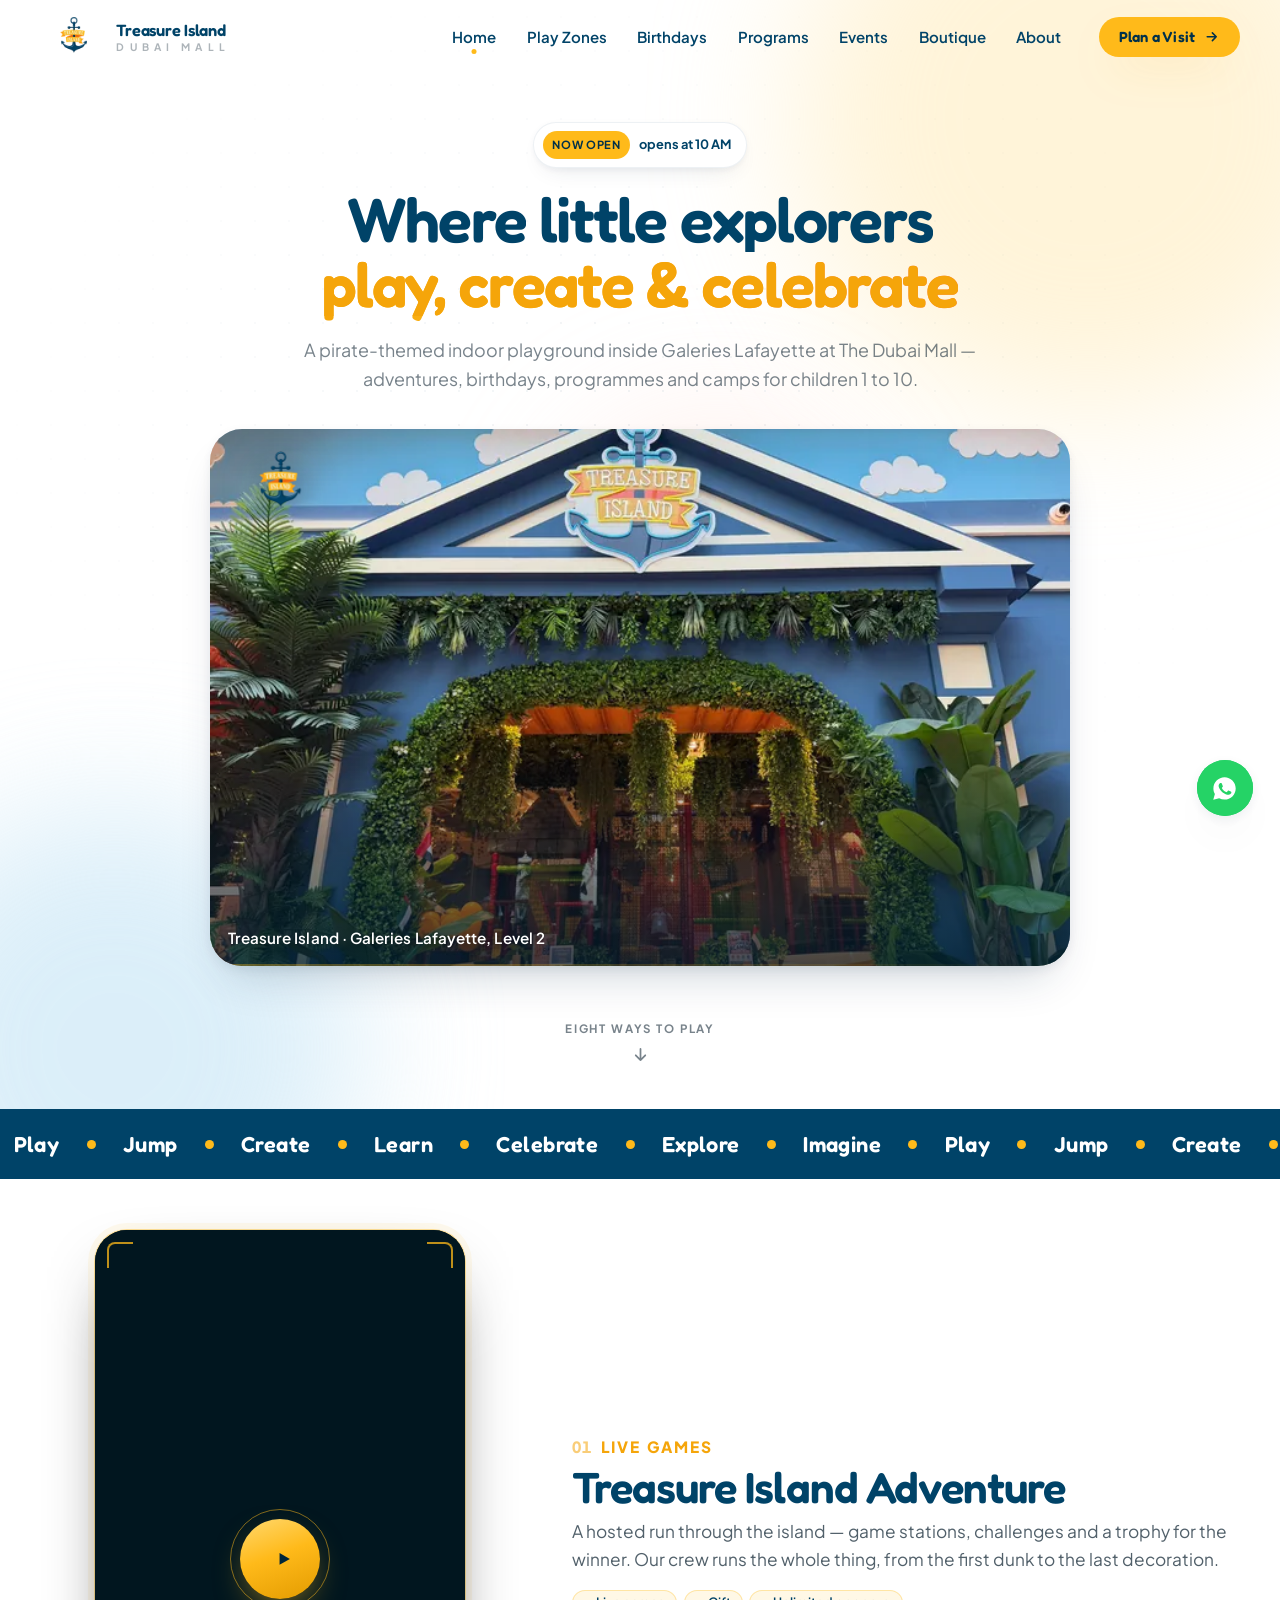
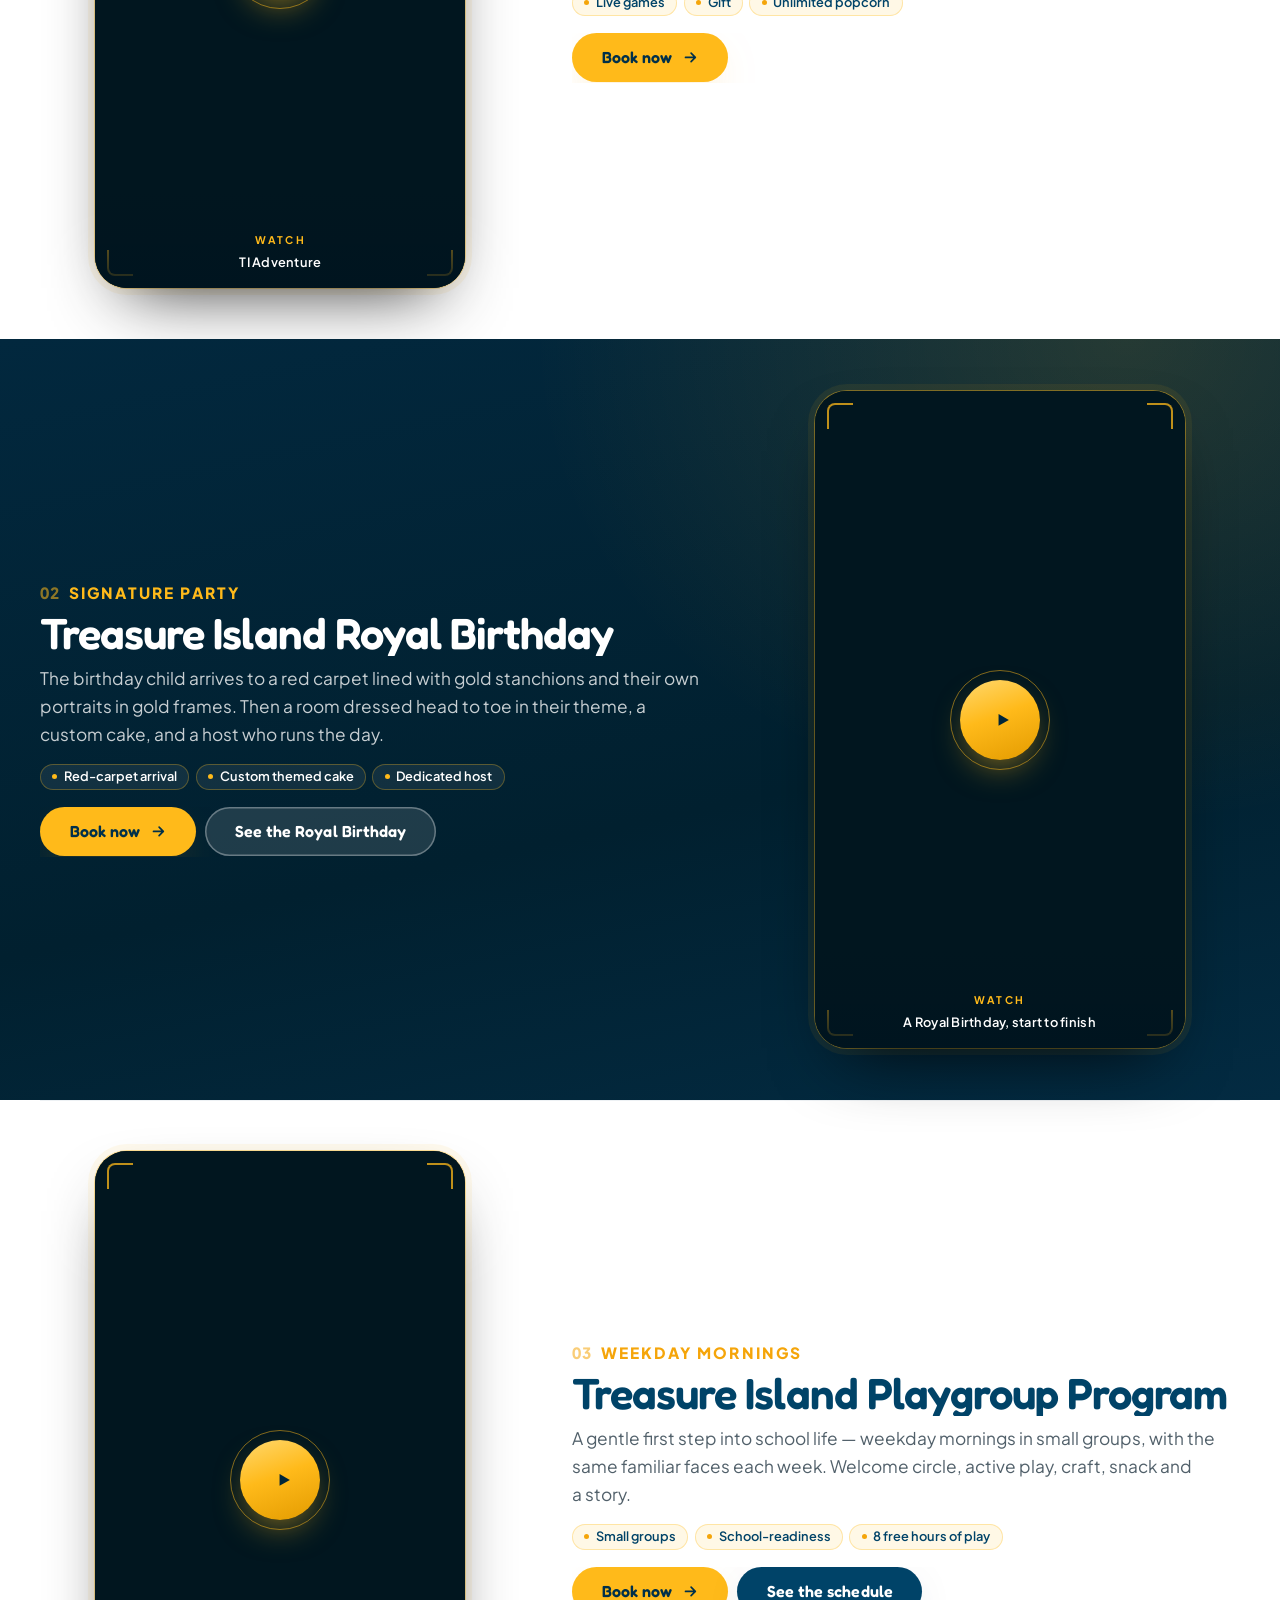
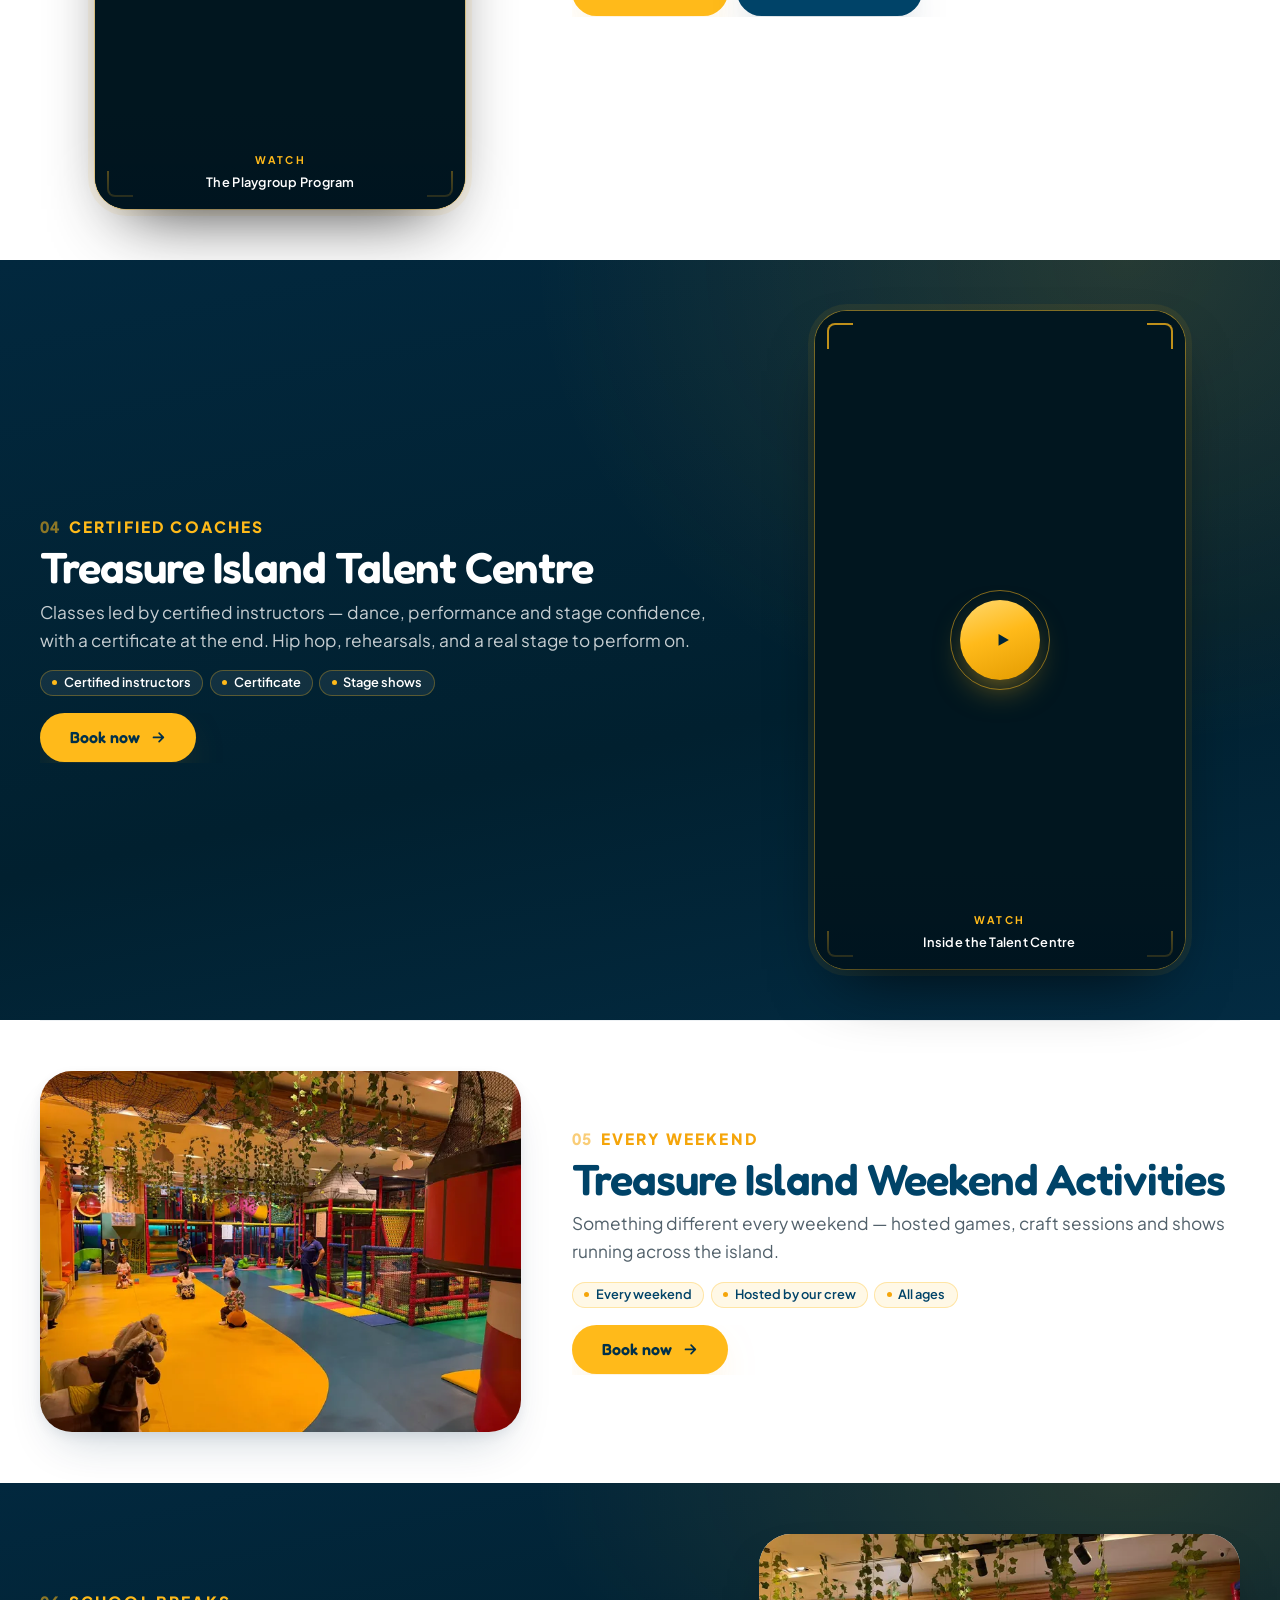
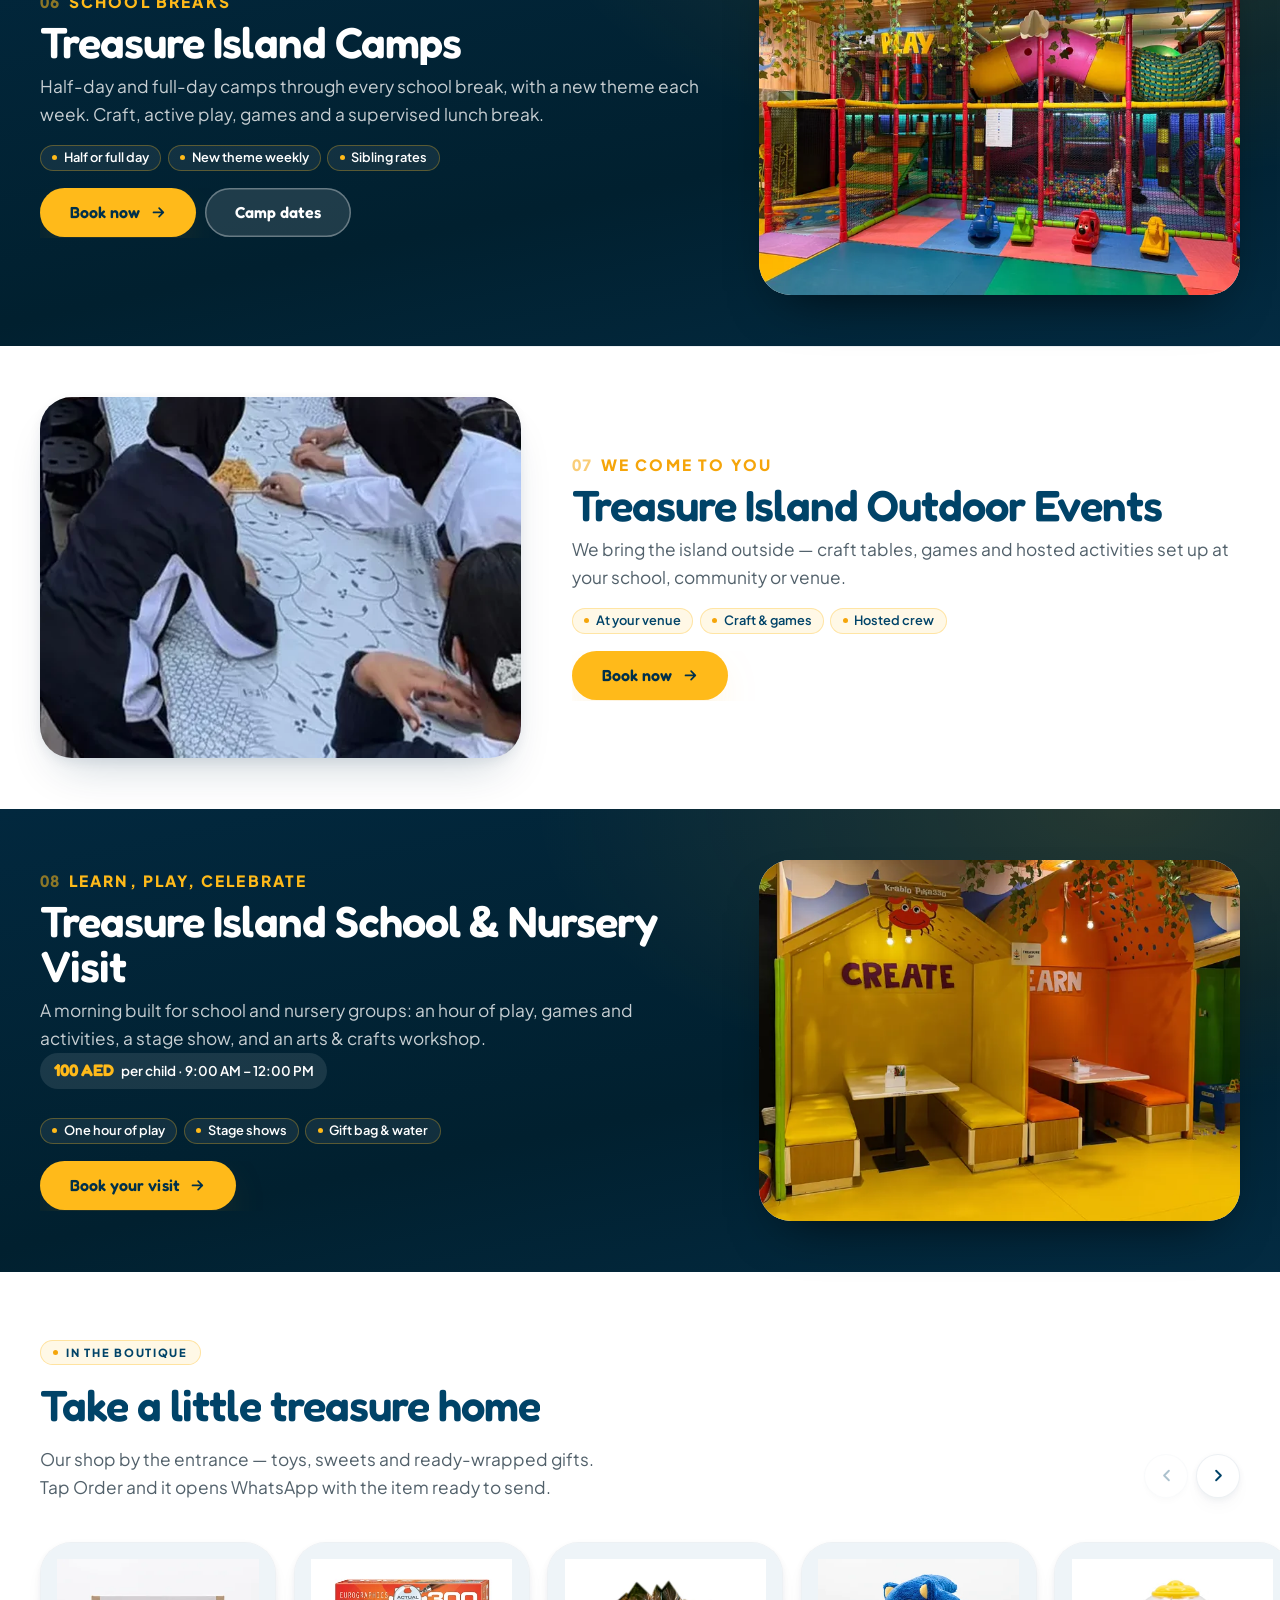
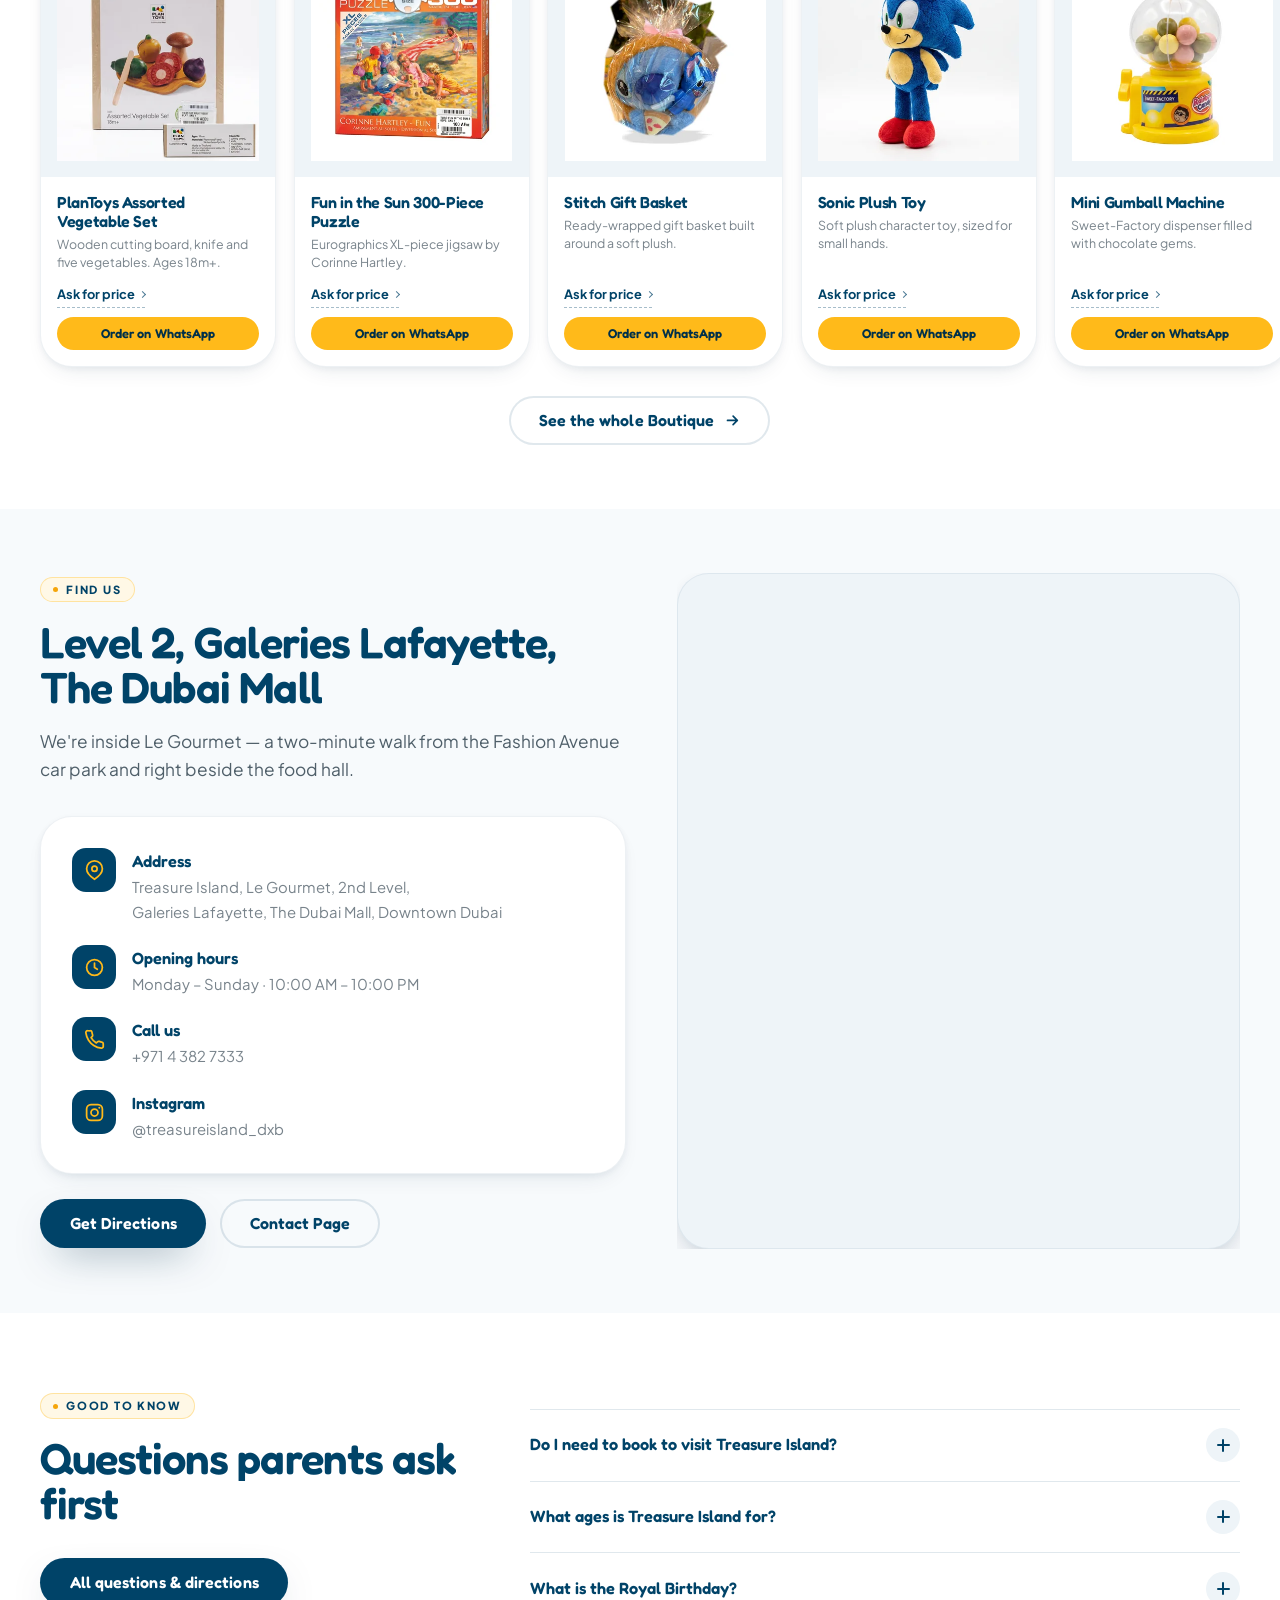
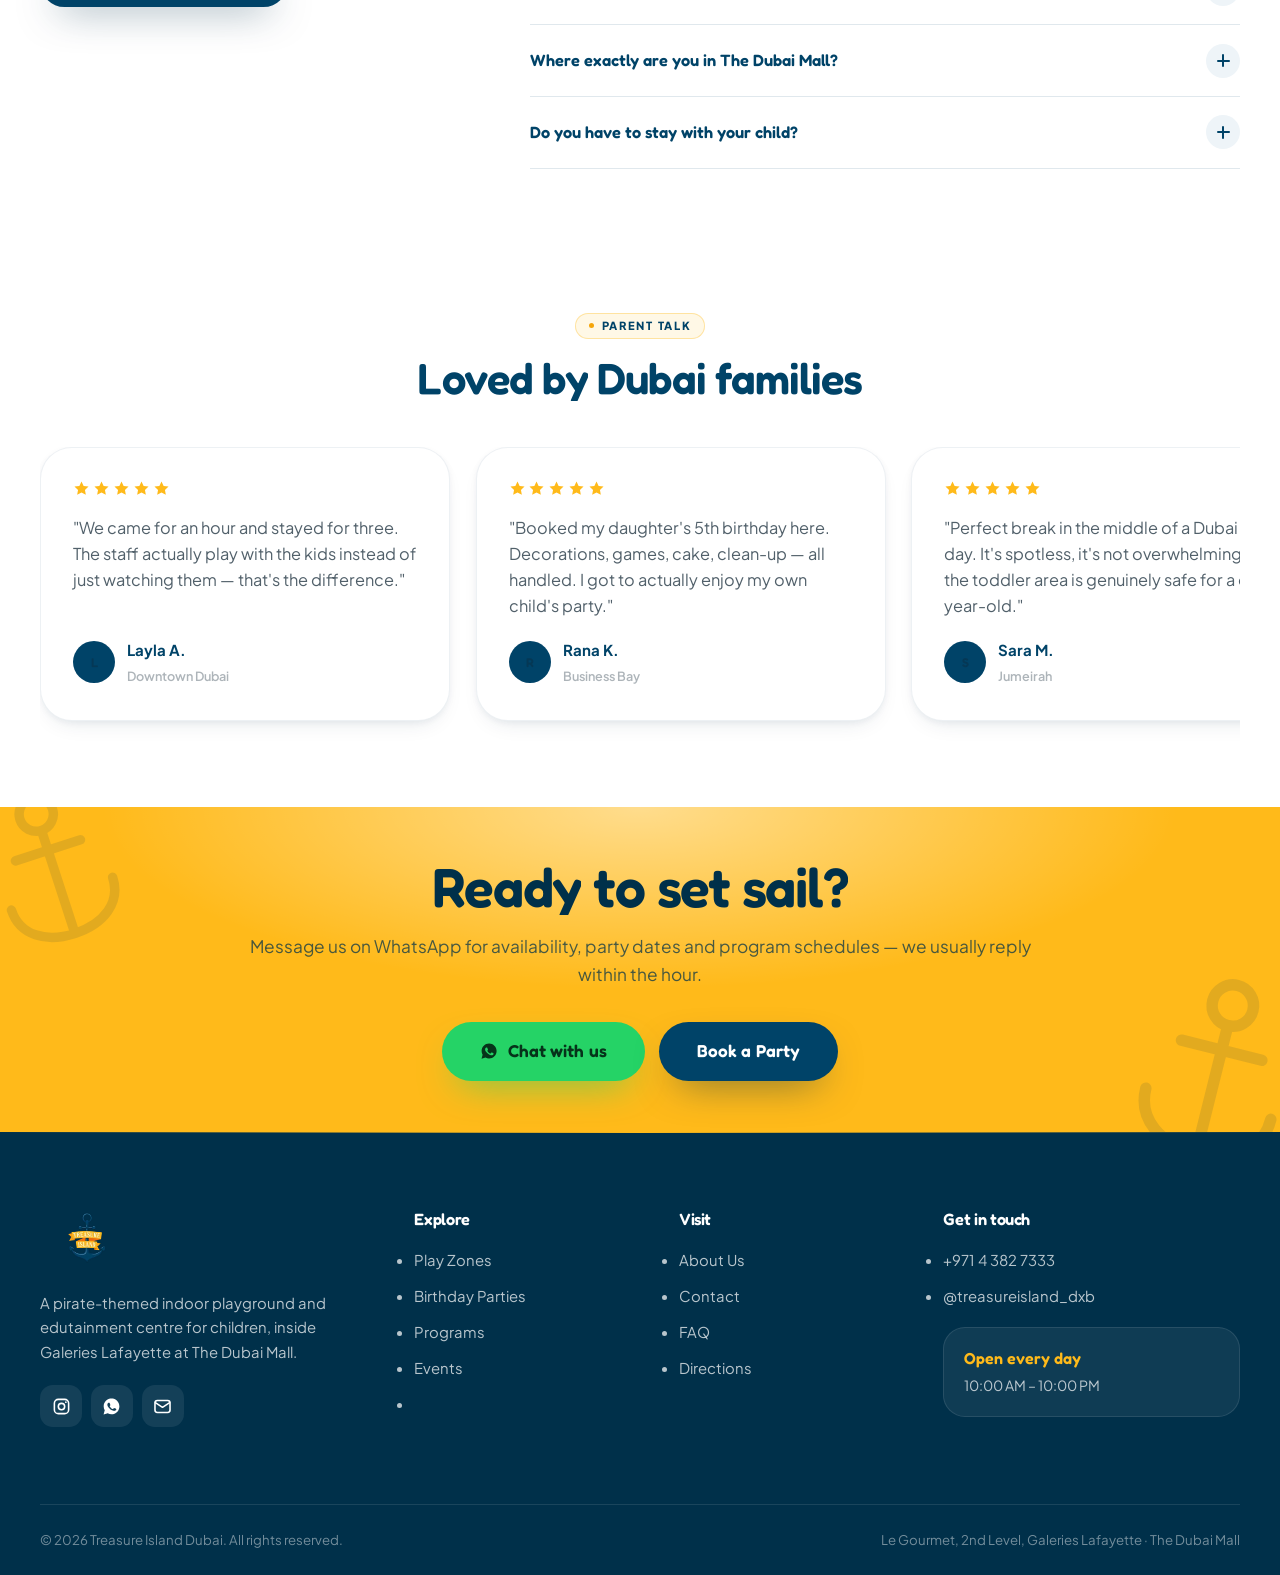
<file: index.html>
<!DOCTYPE html>
<html lang="en">
<head>
<meta charset="utf-8">
<meta name="viewport" content="width=device-width, initial-scale=1, viewport-fit=cover">
<title>Treasure Island Dubai | Kids Indoor Playground at The Dubai Mall</title>
<meta name="description" content="Pirate-themed indoor playground for children aged 1-10 inside Galeries Lafayette, The Dubai Mall. Nine play zones, Royal Birthday parties, playgroup and workshops. Open daily 10 AM to 10 PM.">
<meta name="keywords" content="indoor playground Dubai Mall, kids play area Dubai, Treasure Island Dubai, soft play Dubai, birthday party venue Dubai, Galeries Lafayette kids">
<link rel="canonical" href="https://mohammadmarwanbalkis-sketch.github.io/treasure-island/">
<meta property="og:url" content="https://mohammadmarwanbalkis-sketch.github.io/treasure-island/">
<meta property="og:site_name" content="Treasure Island Dubai">
<meta name="twitter:title" content="Treasure Island Dubai | Kids Indoor Playground at The Dubai Mall">
<meta name="twitter:description" content="Pirate-themed indoor playground for children aged 1-10 inside Galeries Lafayette, The Dubai Mall. Nine play zones, Royal Birthday parties, playgroup and workshops. Open daily 10 AM to 10 PM.">
<meta name="twitter:image" content="https://mohammadmarwanbalkis-sketch.github.io/treasure-island/assets/img/entrance-hero.webp">
<meta name="robots" content="index,follow,max-image-preview:large,max-snippet:-1,max-video-preview:-1">
<meta name="geo.region" content="AE-DU">
<meta name="geo.placename" content="The Dubai Mall, Downtown Dubai">
<meta name="geo.position" content="25.1972;55.2796">
<meta name="ICBM" content="25.1972, 55.2796">
<meta name="author" content="Treasure Island Dubai">
<link rel="alternate" hreflang="en-ae" href="https://mohammadmarwanbalkis-sketch.github.io/treasure-island/">
<link rel="alternate" hreflang="x-default" href="https://mohammadmarwanbalkis-sketch.github.io/treasure-island/">
<meta name="theme-color" content="#004368">

<!-- Open Graph -->
<meta property="og:type" content="website">
<meta property="og:title" content="Treasure Island Dubai | Kids Indoor Playground at The Dubai Mall">
<meta property="og:description" content="Pirate-themed indoor playground for children aged 1-10 inside Galeries Lafayette, The Dubai Mall. Nine play zones, Royal Birthday parties, playgroup and workshops. Open daily 10 AM to 10 PM.">
<meta property="og:image" content="https://mohammadmarwanbalkis-sketch.github.io/treasure-island/assets/img/entrance-hero.webp">
<meta property="og:locale" content="en_AE">
<meta name="twitter:card" content="summary_large_image">

<link rel="icon" href="assets/favicon-32.png" sizes="32x32">
<link rel="apple-touch-icon" href="assets/favicon.png">

<link rel="preconnect" href="https://fonts.googleapis.com">
<link rel="preconnect" href="https://fonts.gstatic.com" crossorigin>
<link href="https://fonts.googleapis.com/css2?family=Fredoka:wght@400;500;600;700&family=Plus+Jakarta+Sans:wght@400;500;600;700;800&display=swap" rel="stylesheet">
<link rel="preload" as="image" href="assets/img/entrance-hero@900.webp"
      imagesrcset="assets/img/entrance-hero@500.webp 500w, assets/img/entrance-hero@700.webp 700w, assets/img/entrance-hero@900.webp 900w, assets/img/entrance-hero.webp 1200w"
      imagesizes="(max-width:900px) 72vw, 34.6vw" fetchpriority="high">
<link rel="stylesheet" href="assets/css/style.css?v=20284bcb">

<script type="application/ld+json">
{
 "@context": "https://schema.org",
 "@graph": [
  {
   "@type": "Organization",
   "@id": "https://mohammadmarwanbalkis-sketch.github.io/treasure-island/#organization",
   "name": "Treasure Island Dubai",
   "url": "https://mohammadmarwanbalkis-sketch.github.io/treasure-island/",
   "logo": {
    "@id": "https://mohammadmarwanbalkis-sketch.github.io/treasure-island/#logo"
   },
   "sameAs": [
    "https://www.instagram.com/treasureisland_dxb/"
   ],
   "contactPoint": [
    {
     "@type": "ContactPoint",
     "telephone": "+97143827333",
     "contactType": "customer service",
     "areaServed": "AE",
     "availableLanguage": [
      "English",
      "Arabic"
     ]
    },
    {
     "@type": "ContactPoint",
     "telephone": "+971504738452",
     "contactType": "reservations",
     "areaServed": "AE",
     "availableLanguage": [
      "English",
      "Arabic"
     ]
    }
   ]
  },
  {
   "@type": [
    "AmusementPark",
    "ChildCare",
    "LocalBusiness"
   ],
   "@id": "https://mohammadmarwanbalkis-sketch.github.io/treasure-island/#business",
   "name": "Treasure Island Dubai",
   "alternateName": "Treasure Island - The Dubai Mall",
   "description": "Pirate-themed indoor playground and edutainment centre for children aged 1-10, on the second level of Galeries Lafayette at The Dubai Mall.",
   "url": "https://mohammadmarwanbalkis-sketch.github.io/treasure-island/",
   "logo": {
    "@type": "ImageObject",
    "@id": "https://mohammadmarwanbalkis-sketch.github.io/treasure-island/#logo",
    "url": "https://mohammadmarwanbalkis-sketch.github.io/treasure-island/assets/logo.png",
    "width": 420,
    "height": 290,
    "caption": "Treasure Island Dubai"
   },
   "image": [
    "https://mohammadmarwanbalkis-sketch.github.io/treasure-island/assets/img/entrance-hero.webp",
    "https://mohammadmarwanbalkis-sketch.github.io/treasure-island/assets/img/royal-carpet.webp",
    "https://mohammadmarwanbalkis-sketch.github.io/treasure-island/assets/img/hall-tall.webp"
   ],
   "telephone": "+97143827333",
   "email": "hello@treasureislanddubai.ae",
   "priceRange": "$$",
   "currenciesAccepted": "AED",
   "paymentAccepted": "Cash, Credit Card, Debit Card",
   "address": {
    "@type": "PostalAddress",
    "streetAddress": "Le Gourmet, 2nd Level, Galeries Lafayette, The Dubai Mall, Mohammed Bin Rashid Boulevard",
    "addressLocality": "Dubai",
    "addressRegion": "Dubai",
    "postalCode": "00000",
    "addressCountry": "AE"
   },
   "geo": {
    "@type": "GeoCoordinates",
    "latitude": 25.1972,
    "longitude": 55.2796
   },
   "hasMap": "https://www.google.com/maps/search/?api=1&query=Galeries+Lafayette+The+Dubai+Mall",
   "openingHoursSpecification": [
    {
     "@type": "OpeningHoursSpecification",
     "dayOfWeek": [
      "Monday",
      "Tuesday",
      "Wednesday",
      "Thursday",
      "Friday",
      "Saturday",
      "Sunday"
     ],
     "opens": "10:00",
     "closes": "22:00"
    }
   ],
   "sameAs": [
    "https://www.instagram.com/treasureisland_dxb/"
   ],
   "areaServed": [
    {
     "@type": "City",
     "name": "Dubai"
    },
    {
     "@type": "Country",
     "name": "United Arab Emirates"
    }
   ],
   "publicAccess": true,
   "isAccessibleForFree": false,
   "smokingAllowed": false,
   "audience": {
    "@type": "PeopleAudience",
    "suggestedMinAge": 1,
    "suggestedMaxAge": 10
   },
   "amenityFeature": [
    {
     "@type": "LocationFeatureSpecification",
     "name": "Nine themed play zones",
     "value": true
    },
    {
     "@type": "LocationFeatureSpecification",
     "name": "Gated toddler area for under-threes",
     "value": true
    },
    {
     "@type": "LocationFeatureSpecification",
     "name": "Supervised by trained play hosts",
     "value": true
    },
    {
     "@type": "LocationFeatureSpecification",
     "name": "Step-free wheelchair and pram access",
     "value": true
    },
    {
     "@type": "LocationFeatureSpecification",
     "name": "Birthday party rooms",
     "value": true
    },
    {
     "@type": "LocationFeatureSpecification",
     "name": "Grip socks available at reception",
     "value": true
    }
   ],
   "containsPlace": [
    {
     "@type": "Place",
     "name": "The Play Fort"
    },
    {
     "@type": "Place",
     "name": "Jump Bay"
    },
    {
     "@type": "Place",
     "name": "Create & Learn"
    },
    {
     "@type": "Place",
     "name": "The Lighthouse"
    },
    {
     "@type": "Place",
     "name": "Pirates' Cove"
    },
    {
     "@type": "Place",
     "name": "Toddler Lagoon"
    },
    {
     "@type": "Place",
     "name": "Role-Play Village"
    },
    {
     "@type": "Place",
     "name": "The Party Deck"
    },
    {
     "@type": "Place",
     "name": "The Boutique"
    }
   ],
   "parentOrganization": {
    "@id": "https://mohammadmarwanbalkis-sketch.github.io/treasure-island/#organization"
   }
  },
  {
   "@type": "WebSite",
   "@id": "https://mohammadmarwanbalkis-sketch.github.io/treasure-island/#website",
   "url": "https://mohammadmarwanbalkis-sketch.github.io/treasure-island/",
   "name": "Treasure Island Dubai",
   "publisher": {
    "@id": "https://mohammadmarwanbalkis-sketch.github.io/treasure-island/#organization"
   },
   "inLanguage": "en-AE"
  },
  {
   "@type": "WebPage",
   "@id": "https://mohammadmarwanbalkis-sketch.github.io/treasure-island/#webpage",
   "url": "https://mohammadmarwanbalkis-sketch.github.io/treasure-island/",
   "name": "Treasure Island Dubai | Kids Indoor Playground at The Dubai Mall",
   "description": "Pirate-themed indoor playground for children aged 1-10 inside Galeries Lafayette, The Dubai Mall. Nine play zones, Royal Birthday parties, playgroup and workshops. Open daily 10 AM to 10 PM.",
   "isPartOf": {
    "@id": "https://mohammadmarwanbalkis-sketch.github.io/treasure-island/#website"
   },
   "about": {
    "@id": "https://mohammadmarwanbalkis-sketch.github.io/treasure-island/#business"
   },
   "primaryImageOfPage": {
    "@type": "ImageObject",
    "url": "https://mohammadmarwanbalkis-sketch.github.io/treasure-island/assets/img/entrance-hero.webp"
   },
   "inLanguage": "en-AE",
   "speakable": {
    "@type": "SpeakableSpecification",
    "cssSelector": [
     "h1",
     ".lead"
    ]
   }
  },
  {
   "@type": "FAQPage",
   "@id": "https://mohammadmarwanbalkis-sketch.github.io/treasure-island/#faq",
   "mainEntity": [
    {
     "@type": "Question",
     "name": "Do I need to book to visit Treasure Island?",
     "acceptedAnswer": {
      "@type": "Answer",
      "text": "No. Open play is walk-in any day between 10 AM and 10 PM. Booking is only needed for birthday parties, playgroup, workshops and holiday camps. If you are bringing five or more children, message us first so we can plan for you."
     }
    },
    {
     "@type": "Question",
     "name": "What ages is Treasure Island for?",
     "acceptedAnswer": {
      "@type": "Answer",
      "text": "Roughly one to ten years old. The Toddler Lagoon is gated and reserved for under-threes, while the Play Fort, Jump Bay and Pirates' Cove suit older children."
     }
    },
    {
     "@type": "Question",
     "name": "What is the Royal Birthday?",
     "acceptedAnswer": {
      "@type": "Answer",
      "text": "It is our signature birthday celebration. The birthday child arrives to a red carpet lined with gold stanchions and framed portraits of them, then walks into a room dressed in their theme with a custom cake, styled tables, balloon installations and a dedicated host running the day."
     }
    },
    {
     "@type": "Question",
     "name": "Where exactly are you in The Dubai Mall?",
     "acceptedAnswer": {
      "@type": "Answer",
      "text": "On the 2nd level of Galeries Lafayette, inside Le Gourmet. Park at Fashion Avenue, head for Galeries Lafayette and take the escalator to the second level."
     }
    },
    {
     "@type": "Question",
     "name": "Do you have to stay with your child?",
     "acceptedAnswer": {
      "@type": "Answer",
      "text": "Yes. Treasure Island is not a drop-off centre, so a parent or guardian stays in the venue throughout the visit. There is comfortable seating with clear views of the play floor."
     }
    }
   ]
  },
  {
   "@type": "Service",
   "@id": "https://mohammadmarwanbalkis-sketch.github.io/treasure-island/#royal-birthday",
   "serviceType": "Children's birthday party",
   "name": "The Royal Birthday",
   "description": "Treasure Island's signature birthday celebration: a red-carpet arrival with gold stanchions and velvet ropes, framed portraits of the birthday child along the walk, a themed backdrop, balloon installations, a custom themed cake, styled tables and tableware, catering for children and adults, and a dedicated host running the day.",
   "provider": {
    "@id": "https://mohammadmarwanbalkis-sketch.github.io/treasure-island/#business"
   },
   "areaServed": {
    "@type": "City",
    "name": "Dubai"
   },
   "audience": {
    "@type": "PeopleAudience",
    "suggestedMinAge": 1,
    "suggestedMaxAge": 10
   },
   "url": "https://mohammadmarwanbalkis-sketch.github.io/treasure-island/birthdays.html#royal",
   "image": [
    "https://mohammadmarwanbalkis-sketch.github.io/treasure-island/assets/img/royal-carpet.webp",
    "https://mohammadmarwanbalkis-sketch.github.io/treasure-island/assets/img/royal-frames-tall.webp",
    "https://mohammadmarwanbalkis-sketch.github.io/treasure-island/assets/img/royal-cake.webp"
   ],
   "offers": {
    "@type": "Offer",
    "priceCurrency": "AED",
    "availability": "https://schema.org/InStock",
    "url": "https://mohammadmarwanbalkis-sketch.github.io/treasure-island/birthdays.html#royal",
    "priceSpecification": {
     "@type": "PriceSpecification",
     "priceCurrency": "AED",
     "description": "Quoted to your theme, guest count and date."
    },
    "seller": {
     "@id": "https://mohammadmarwanbalkis-sketch.github.io/treasure-island/#business"
    }
   }
  },
  {
   "@type": "VideoObject",
   "@id": "https://mohammadmarwanbalkis-sketch.github.io/treasure-island/#royal-film",
   "name": "The Royal Birthday at Treasure Island Dubai",
   "description": "A Royal Birthday at Treasure Island, The Dubai Mall: the birthday child arrives on a red carpet lined with gold stanchions and framed portraits, walks in to a themed room, and celebrates with entertainment, a custom cake and a dedicated host.",
   "thumbnailUrl": [
    "https://mohammadmarwanbalkis-sketch.github.io/treasure-island/assets/img/royal-film-poster.webp"
   ],
   "uploadDate": "2026-08-27",
   "duration": "PT23S",
   "contentUrl": "https://mohammadmarwanbalkis-sketch.github.io/treasure-island/assets/video/royal-film.mp4",
   "encodingFormat": "video/mp4",
   "width": 720,
   "height": 1280,
   "isFamilyFriendly": true,
   "inLanguage": "en-AE",
   "publisher": {
    "@id": "https://mohammadmarwanbalkis-sketch.github.io/treasure-island/#organization"
   },
   "about": {
    "@id": "https://mohammadmarwanbalkis-sketch.github.io/treasure-island/#royal-birthday"
   },
   "regionsAllowed": "AE"
  }
 ]
}
</script>
</head>
<body>

<a class="skip" href="#main">Skip to content</a>

<!-- ============ PRELOADER ============ -->
<div id="preloader">
  <div class="pl-inner">
    <svg class="pl-anchor" viewBox="0 0 100 100" aria-hidden="true">
      <circle cx="50" cy="18" r="9"/>
      <path d="M50 27v55"/>
      <path d="M32 38h36"/>
      <path d="M22 62c0 14 12 22 28 22s28-8 28-22"/>
      <path d="M22 62l-8 6 2-11M78 62l8 6-2-11"/>
    </svg>
    <div class="pl-word">Treasure Island</div>
    <div class="pl-bar"><i></i></div>
  </div>
</div>

<div class="progress" aria-hidden="true"></div>

<!-- ============ NAV ============ -->
<header class="nav">
  <div class="nav-in">
    <a class="brand" href="index.html" aria-label="Treasure Island Dubai — home">
      <img src="assets/logo@180.webp" alt="Treasure Island Dubai" width="66" height="46">
      <span class="brand-txt"><b>Treasure Island</b><span>Dubai Mall</span></span>
    </a>
    <nav class="nav-links" aria-label="Main">
      <a href="index.html">Home</a>
      <a href="play.html">Play Zones</a>
      <a href="birthdays.html">Birthdays</a>
      <a href="programs.html">Programs</a>
      <a href="events.html">Events</a>
      <a href="play.html#shop">Boutique</a>
      <a href="about.html">About</a>
    </nav>
    <div class="nav-cta">
      <a class="btn btn--gold btn--sm" href="contact.html" data-magnet="0.24">
        Plan a Visit
        <svg class="i-arrow" viewBox="0 0 24 24" fill="none" stroke="currentColor" stroke-width="2.4" stroke-linecap="round" stroke-linejoin="round" aria-hidden="true"><path d="M5 12h14M13 6l6 6-6 6"/></svg>
      </a>
      <button class="burger" aria-label="Open menu" aria-expanded="false" aria-controls="drawer"><i></i><i></i><i></i></button>
    </div>
  </div>
</header>

<!-- ============ MOBILE DRAWER ============ -->
<div class="drawer" id="drawer">
  <div></div>
  <nav class="drawer-links" aria-label="Mobile">
    <a href="index.html"><em>01</em> Home</a>
    <a href="play.html"><em>02</em> Play Zones</a>
    <a href="birthdays.html"><em>03</em> Birthdays</a>
    <a href="programs.html"><em>04</em> Programs</a>
    <a href="events.html"><em>05</em> Events</a>
    <a href="play.html#shop"><em>06</em> Boutique</a>
    <a href="about.html"><em>07</em> About</a>
    <a href="contact.html"><em>08</em> Contact</a>
  </nav>
  <div class="drawer-foot">
    <div class="btn-row">
      <a class="btn btn--gold" href="https://wa.me/971504738452?text=Hello%20Treasure%20Island%2C%0A%0AI%27d%20like%20to%20know%20more%20about%20Treasure%20Island%20at%20The%20Dubai%20Mall.%0A%0A%E2%80%94%20Sent%20from%20the%20Treasure%20Island%20website" target="_blank" rel="noopener">
        <svg viewBox="0 0 24 24" fill="currentColor" aria-hidden="true"><path d="M12.04 2C6.58 2 2.13 6.45 2.13 11.91c0 1.75.46 3.45 1.32 4.95L2 22l5.25-1.38a9.9 9.9 0 004.79 1.22h.01c5.46 0 9.91-4.45 9.91-9.91S17.5 2 12.04 2zm5.8 14.13c-.24.68-1.42 1.31-1.95 1.36-.5.05-.98.24-3.3-.69-2.78-1.1-4.55-3.94-4.69-4.12-.14-.19-1.12-1.49-1.12-2.84s.71-2.02.96-2.29c.25-.28.55-.35.73-.35.18 0 .37 0 .53.01.17.01.4-.06.63.48.24.57.8 1.97.87 2.11.07.14.12.31.02.5-.09.19-.14.31-.28.47-.14.17-.3.37-.42.5-.14.14-.29.29-.12.57.16.28.73 1.2 1.56 1.94 1.07.95 1.98 1.25 2.26 1.39.28.14.44.12.61-.07.17-.19.7-.82.89-1.1.18-.28.37-.23.62-.14.25.09 1.61.76 1.89.9.28.14.46.21.53.33.07.11.07.65-.17 1.33z"/></svg>
        WhatsApp Us
      </a>
      <a class="btn btn--light" href="tel:+97143827333">Call</a>
    </div>
    <div class="drawer-meta">
      <span>Le Gourmet, 2nd Level, Galeries Lafayette</span>
      <span>The Dubai Mall · Open daily 10 AM – 10 PM</span>
      <a href="https://www.instagram.com/treasureisland_dxb/" target="_blank" rel="noopener">@treasureisland_dxb</a>
    </div>
  </div>
</div>

<main id="main">

<!-- ============ HERO ============ -->
<section class="hero hero--center">
  <div class="hero-bg" aria-hidden="true">
    <span class="hero-blob b1" data-px="0.10"></span>
    <span class="hero-blob b2" data-px="-0.08"></span>
    <span class="hero-blob b3" data-px="0.13"></span>
    <span class="hero-grid-dots"></span>
  </div>

  <div class="shell hero-center-in">
    <span class="hero-badge" data-reveal-hero>
      <b>Now open</b>
      <span data-open-now>until 10 PM</span>
    </span>

    <h1 class="split" data-reveal-hero style="--d:60ms">
      Where little explorers<br><em>play, create &amp; celebrate</em>
    </h1>

    <p class="lead" data-reveal-hero style="--d:150ms">
      A pirate-themed indoor playground inside Galeries Lafayette at The Dubai Mall &mdash;
      adventures, birthdays, programmes and camps for children 1 to 10.
    </p>

    <div class="hero-show" data-heroshow aria-label="Inside Treasure Island">
      <figure class="is-on" data-first>
        <img  src="assets/img/entrance-hero@700.webp" srcset="assets/img/entrance-hero@500.webp 500w, assets/img/entrance-hero@700.webp 700w, assets/img/entrance-hero@900.webp 900w" sizes="(max-width:900px) 92vw, 620px" alt="Treasure Island · Galeries Lafayette, Level 2 at Treasure Island Dubai" width="1200" height="900" fetchpriority="high" decoding="async">
        <img class="hs-logo" src="assets/logo@420.webp" alt="" aria-hidden="true" width="420" height="290">
        <figcaption>Treasure Island · Galeries Lafayette, Level 2</figcaption>
      </figure>
      <figure class="">
        <img  src="assets/img/jump-01@700.webp" srcset="assets/img/jump-01@500.webp 500w, assets/img/jump-01@700.webp 700w, assets/img/jump-01@900.webp 900w" sizes="(max-width:900px) 92vw, 620px" alt="Jump Bay at Treasure Island Dubai" width="1200" height="900" loading="lazy" decoding="async">
        <figcaption>Jump Bay</figcaption>
      </figure>
      <figure class="">
        <img class="lazy" src="assets/img/royal-cake@700.webp" srcset="assets/img/royal-cake@500.webp 500w, assets/img/royal-cake@700.webp 700w" sizes="(max-width:900px) 92vw, 620px" alt="Royal Birthday at Treasure Island Dubai" width="842" height="842" loading="lazy" decoding="async">
        <figcaption>Royal Birthday</figcaption>
      </figure>
      <figure class="">
        <img class="lazy" src="assets/img/create-learn-01@700.webp" srcset="assets/img/create-learn-01@500.webp 500w, assets/img/create-learn-01@700.webp 700w, assets/img/create-learn-01@900.webp 900w" sizes="(max-width:900px) 92vw, 620px" alt="Create and Learn at Treasure Island Dubai" width="1200" height="900" loading="lazy" decoding="async">
        <figcaption>Create & Learn</figcaption>
      </figure>
      <figure class="">
        <img class="lazy" src="assets/img/party-stage@700.webp" srcset="assets/img/party-stage@500.webp 500w, assets/img/party-stage@700.webp 700w, assets/img/party-stage@900.webp 900w" sizes="(max-width:900px) 92vw, 620px" alt="The Party Deck at Treasure Island Dubai" width="1200" height="900" loading="lazy" decoding="async">
        <figcaption>The Party Deck</figcaption>
      </figure>
      <figure class="">
        <img class="lazy" src="assets/img/toddler-tall@700.webp" srcset="assets/img/toddler-tall@500.webp 500w, assets/img/toddler-tall@700.webp 700w, assets/img/toddler-tall@900.webp 900w" sizes="(max-width:900px) 92vw, 620px" alt="Toddler Lagoon at Treasure Island Dubai" width="1200" height="900" loading="lazy" decoding="async">
        <figcaption>Toddler Lagoon</figcaption>
      </figure>
      <figure class="">
        <img class="lazy" src="assets/img/boutique-01@700.webp" srcset="assets/img/boutique-01@500.webp 500w, assets/img/boutique-01@700.webp 700w, assets/img/boutique-01@900.webp 900w" sizes="(max-width:900px) 92vw, 620px" alt="The Treasure Island Boutique at Treasure Island Dubai" width="1200" height="900" loading="lazy" decoding="async">
        <figcaption>School & nursery visits</figcaption>
      </figure>
      <figure class="">
        <img class="lazy" src="assets/img/pirates-cove-01@700.webp" srcset="assets/img/pirates-cove-01@500.webp 500w, assets/img/pirates-cove-01@700.webp 700w, assets/img/pirates-cove-01@900.webp 900w" sizes="(max-width:900px) 92vw, 620px" alt="Pirates’ Cove at Treasure Island Dubai" width="1200" height="900" loading="lazy" decoding="async">
        <figcaption>Pirates' Cove</figcaption>
      </figure>
      <figure class="">
        <img class="lazy" src="assets/img/royal-balloons@700.webp" srcset="assets/img/royal-balloons@500.webp 500w, assets/img/royal-balloons@700.webp 700w, assets/img/royal-balloons@900.webp 900w" sizes="(max-width:900px) 92vw, 620px" alt="Party set-ups at Treasure Island Dubai" width="1200" height="900" loading="lazy" decoding="async">
        <figcaption>Party set-ups</figcaption>
      </figure>
      <figure class="">
        <img class="lazy" src="assets/img/create-booth-tall@700.webp" srcset="assets/img/create-booth-tall@500.webp 500w, assets/img/create-booth-tall@700.webp 700w, assets/img/create-booth-tall@900.webp 900w" sizes="(max-width:900px) 92vw, 620px" alt="Craft booths at Treasure Island Dubai" width="1200" height="900" loading="lazy" decoding="async">
        <figcaption>Craft booths</figcaption>
      </figure>
      <figure class="">
        <img class="lazy" src="assets/img/roleplay-house@700.webp" srcset="assets/img/roleplay-house@500.webp 500w, assets/img/roleplay-house@700.webp 700w, assets/img/roleplay-house@900.webp 900w" sizes="(max-width:900px) 92vw, 620px" alt="Role-Play Village at Treasure Island Dubai" width="1200" height="900" loading="lazy" decoding="async">
        <figcaption>Role-Play Village</figcaption>
      </figure>
      <figure class="">
        <img class="lazy" src="assets/img/lighthouse-03@700.webp" srcset="assets/img/lighthouse-03@500.webp 500w, assets/img/lighthouse-03@700.webp 700w, assets/img/lighthouse-03@900.webp 900w" sizes="(max-width:900px) 92vw, 620px" alt="The Lighthouse at Treasure Island Dubai" width="1200" height="900" loading="lazy" decoding="async">
        <figcaption>The Lighthouse</figcaption>
      </figure>
    </div>

    <a class="hero-cue" href="#adventure" data-reveal-hero style="--d:230ms">
      <span>Eight ways to play</span>
      <svg viewBox="0 0 24 24" fill="none" stroke="currentColor" stroke-width="2.2" stroke-linecap="round" stroke-linejoin="round" aria-hidden="true"><path d="M12 5v14M6 13l6 6 6-6"/></svg>
    </a>
  </div>

</section>

<!-- ============ MARQUEE ============ -->
<div class="marquee" aria-hidden="true">
  <div class="mq-track">
    <span>Play</span><span>Jump</span><span>Create</span><span>Learn</span><span>Celebrate</span><span>Explore</span><span>Imagine</span>
  </div>
</div>

<!-- ============ SERVICE BLOCKS ============ -->
<section class="section svc-block svc-block--film" id="adventure" aria-labelledby="adventure-h">
  <div class="shell">
    <div class="svc-inner">
      <div class="svc-media svc-media--film">
          <div class="rfilm" data-film>
            <img class="rfilm-poster" src="assets/img/adventure-poster@480.webp"
                 srcset="assets/img/adventure-poster@480.webp 480w, assets/img/adventure-poster.webp 720w"
                 sizes="(max-width:900px) 62vw, 21vw"
                 alt="A TI Adventure session at Treasure Island Dubai" width="720" height="1280" loading="lazy" decoding="async">
            <video class="rfilm-loop" muted loop playsinline preload="none" aria-hidden="true" tabindex="-1">
              <source data-src="assets/video/adventure-loop.mp4" type="video/mp4">
            </video>
            <video class="rfilm-full" playsinline preload="none" poster="assets/img/adventure-poster.webp">
              <source data-src="assets/video/adventure-film.mp4" type="video/mp4">
              Your browser cannot play this video.
            </video>
            <i class="c c1"></i><i class="c c2"></i><i class="c c3"></i><i class="c c4"></i>
            <button class="rfilm-play" type="button" aria-label="Play the TI Adventure film">
              <svg viewBox="0 0 24 24" fill="currentColor" aria-hidden="true"><path d="M7 4.5v15l13-7.5-13-7.5z"/></svg>
            </button>
            <div class="rfilm-cap"><b>Watch</b>TI Adventure</div>
          </div>
        </div>
      <div class="svc-head">
        <span class="svc-eyebrow" data-reveal><b>01</b>Live games</span>
        <h2 id="adventure-h" data-reveal>Treasure Island Adventure</h2>
      </div>
      <div class="svc-rest">
        <p class="lead" data-reveal>A hosted run through the island &mdash; game stations, challenges and a trophy for the winner. Our crew runs the whole thing, from the first dunk to the last decoration.</p>
        <ul class="svc-points" data-reveal><li>Live games</li><li>Gift</li><li>Unlimited popcorn</li></ul>
        <div class="svc-cta" data-reveal>
          <a class="btn btn--gold" href="https://wa.me/971504738452?text=Hello%20Treasure%20Island%2C%0A%0AI%27d%20like%20to%20book%20a%20Treasure%20Island%20Adventure.%0A%0A%E2%80%A2%20Child%27s%20name%20and%20age%3A%0A%E2%80%A2%20Preferred%20date%20and%20time%3A%0A%E2%80%A2%20Number%20of%20children%3A%0A%0A%E2%80%94%20Sent%20from%20the%20Treasure%20Island%20website%20%28Adventure%29" target="_blank" rel="noopener">Book now <svg class="i-arrow" viewBox="0 0 24 24" fill="none" stroke="currentColor" stroke-width="2.4" stroke-linecap="round" stroke-linejoin="round" aria-hidden="true"><path d="M5 12h14M13 6l6 6-6 6"/></svg></a>
          
        </div>
      </div>
    </div>
  </div>
</section>

<section class="section svc-block svc-block--dark svc-block--rev svc-block--film" id="royal" aria-labelledby="royal-h">
  <div class="shell">
    <div class="svc-inner">
      <div class="svc-media svc-media--film">
          <div class="rfilm" data-film>
            <img class="rfilm-poster" src="assets/img/royal-film-poster@480.webp"
                 srcset="assets/img/royal-film-poster@480.webp 480w, assets/img/royal-film-poster.webp 720w"
                 sizes="(max-width:900px) 62vw, 21vw"
                 alt="A Royal Birthday arrival on the red carpet" width="720" height="1280" loading="lazy" decoding="async">
            <video class="rfilm-loop" muted loop playsinline preload="none" aria-hidden="true" tabindex="-1">
              <source data-src="assets/video/royal-loop.mp4" type="video/mp4">
            </video>
            <video class="rfilm-full" playsinline preload="none" poster="assets/img/royal-film-poster.webp">
              <source data-src="assets/video/royal-film.mp4" type="video/mp4">
              Your browser cannot play this video.
            </video>
            <i class="c c1"></i><i class="c c2"></i><i class="c c3"></i><i class="c c4"></i>
            <button class="rfilm-play" type="button" aria-label="Play the A Royal Birthday, start to finish film">
              <svg viewBox="0 0 24 24" fill="currentColor" aria-hidden="true"><path d="M7 4.5v15l13-7.5-13-7.5z"/></svg>
            </button>
            <div class="rfilm-cap"><b>Watch</b>A Royal Birthday, start to finish</div>
          </div>
        </div>
      <div class="svc-head">
        <span class="svc-eyebrow" data-reveal><b>02</b>Signature party</span>
        <h2 id="royal-h" data-reveal>Treasure Island Royal Birthday</h2>
      </div>
      <div class="svc-rest">
        <p class="lead" data-reveal>The birthday child arrives to a red carpet lined with gold stanchions and their own portraits in gold frames. Then a room dressed head to toe in their theme, a custom cake, and a host who runs the day.</p>
        <ul class="svc-points" data-reveal><li>Red-carpet arrival</li><li>Custom themed cake</li><li>Dedicated host</li></ul>
        <div class="svc-cta" data-reveal>
          <a class="btn btn--gold" href="https://wa.me/971504738452?text=Hello%20Treasure%20Island%2C%0A%0AI%27d%20like%20to%20book%20the%20Treasure%20Island%20Royal%20Birthday.%0A%0A%E2%80%A2%20Child%27s%20name%20and%20age%3A%0A%E2%80%A2%20Preferred%20date%20and%20time%3A%0A%E2%80%A2%20Number%20of%20children%3A%0A%E2%80%A2%20Theme%20or%20colours%3A%0A%0A%E2%80%94%20Sent%20from%20the%20Treasure%20Island%20website%20%28Royal%20Birthday%29" target="_blank" rel="noopener">Book now <svg class="i-arrow" viewBox="0 0 24 24" fill="none" stroke="currentColor" stroke-width="2.4" stroke-linecap="round" stroke-linejoin="round" aria-hidden="true"><path d="M5 12h14M13 6l6 6-6 6"/></svg></a>
          <a class="btn btn--light" href="birthdays.html#royal">See the Royal Birthday</a>
        </div>
      </div>
    </div>
  </div>
</section>

<section class="section svc-block svc-block--film" id="playgroup" aria-labelledby="playgroup-h">
  <div class="shell">
    <div class="svc-inner">
      <div class="svc-media svc-media--film">
          <div class="rfilm" data-film>
            <img class="rfilm-poster" src="assets/img/playgroup-poster@480.webp"
                 srcset="assets/img/playgroup-poster@480.webp 480w, assets/img/playgroup-poster.webp 720w"
                 sizes="(max-width:900px) 62vw, 21vw"
                 alt="A Treasure Island Playgroup Program session" width="720" height="1280" loading="lazy" decoding="async">
            <video class="rfilm-loop" muted loop playsinline preload="none" aria-hidden="true" tabindex="-1">
              <source data-src="assets/video/playgroup-loop.mp4" type="video/mp4">
            </video>
            <video class="rfilm-full" playsinline preload="none" poster="assets/img/playgroup-poster.webp">
              <source data-src="assets/video/playgroup-film.mp4" type="video/mp4">
              Your browser cannot play this video.
            </video>
            <i class="c c1"></i><i class="c c2"></i><i class="c c3"></i><i class="c c4"></i>
            <button class="rfilm-play" type="button" aria-label="Play the Playgroup Program film">
              <svg viewBox="0 0 24 24" fill="currentColor" aria-hidden="true"><path d="M7 4.5v15l13-7.5-13-7.5z"/></svg>
            </button>
            <div class="rfilm-cap"><b>Watch</b>The Playgroup Program</div>
          </div>
        </div>
      <div class="svc-head">
        <span class="svc-eyebrow" data-reveal><b>03</b>Weekday mornings</span>
        <h2 id="playgroup-h" data-reveal>Treasure Island Playgroup Program</h2>
      </div>
      <div class="svc-rest">
        <p class="lead" data-reveal>A gentle first step into school life &mdash; weekday mornings in small groups, with the same familiar faces each week. Welcome circle, active play, craft, snack and a story.</p>
        <ul class="svc-points" data-reveal><li>Small groups</li><li>School-readiness</li><li>8 free hours of play</li></ul>
        <div class="svc-cta" data-reveal>
          <a class="btn btn--gold" href="https://wa.me/971504738452?text=Hello%20Treasure%20Island%2C%0A%0AI%27d%20like%20the%20Playgroup%20schedule%20and%20fees.%0A%0A%E2%80%A2%20Child%27s%20name%20and%20age%3A%0A%E2%80%A2%20Preferred%20start%20month%3A%0A%E2%80%A2%20Days%20you%20are%20interested%20in%3A%0A%0A%E2%80%94%20Sent%20from%20the%20Treasure%20Island%20website%20%28Playgroup%29" target="_blank" rel="noopener">Book now <svg class="i-arrow" viewBox="0 0 24 24" fill="none" stroke="currentColor" stroke-width="2.4" stroke-linecap="round" stroke-linejoin="round" aria-hidden="true"><path d="M5 12h14M13 6l6 6-6 6"/></svg></a>
          <a class="btn btn--navy" href="programs.html">See the schedule</a>
        </div>
      </div>
    </div>
  </div>
</section>

<section class="section svc-block svc-block--dark svc-block--rev svc-block--film" id="talent" aria-labelledby="talent-h">
  <div class="shell">
    <div class="svc-inner">
      <div class="svc-media svc-media--film">
          <div class="rfilm" data-film>
            <img class="rfilm-poster" src="assets/img/talent-poster@480.webp"
                 srcset="assets/img/talent-poster@480.webp 480w, assets/img/talent-poster.webp 720w"
                 sizes="(max-width:900px) 62vw, 21vw"
                 alt="A TI Talent Centre class at Treasure Island Dubai" width="720" height="1280" loading="lazy" decoding="async">
            <video class="rfilm-loop" muted loop playsinline preload="none" aria-hidden="true" tabindex="-1">
              <source data-src="assets/video/talent-loop.mp4" type="video/mp4">
            </video>
            <video class="rfilm-full" playsinline preload="none" poster="assets/img/talent-poster.webp">
              <source data-src="assets/video/talent-film.mp4" type="video/mp4">
              Your browser cannot play this video.
            </video>
            <i class="c c1"></i><i class="c c2"></i><i class="c c3"></i><i class="c c4"></i>
            <button class="rfilm-play" type="button" aria-label="Play the Inside the Talent Centre film">
              <svg viewBox="0 0 24 24" fill="currentColor" aria-hidden="true"><path d="M7 4.5v15l13-7.5-13-7.5z"/></svg>
            </button>
            <div class="rfilm-cap"><b>Watch</b>Inside the Talent Centre</div>
          </div>
        </div>
      <div class="svc-head">
        <span class="svc-eyebrow" data-reveal><b>04</b>Certified coaches</span>
        <h2 id="talent-h" data-reveal>Treasure Island Talent Centre</h2>
      </div>
      <div class="svc-rest">
        <p class="lead" data-reveal>Classes led by certified instructors &mdash; dance, performance and stage confidence, with a certificate at the end. Hip hop, rehearsals, and a real stage to perform on.</p>
        <ul class="svc-points" data-reveal><li>Certified instructors</li><li>Certificate</li><li>Stage shows</li></ul>
        <div class="svc-cta" data-reveal>
          <a class="btn btn--gold" href="https://wa.me/971504738452?text=Hello%20Treasure%20Island%2C%0A%0AI%27d%20like%20to%20enrol%20my%20child%20at%20the%20Talent%20Centre.%0A%0A%E2%80%A2%20Child%27s%20name%20and%20age%3A%0A%E2%80%A2%20Class%20you%20are%20interested%20in%3A%0A%E2%80%A2%20Preferred%20days%20and%20times%3A%0A%0A%E2%80%94%20Sent%20from%20the%20Treasure%20Island%20website%20%28Talent%20Centre%29" target="_blank" rel="noopener">Book now <svg class="i-arrow" viewBox="0 0 24 24" fill="none" stroke="currentColor" stroke-width="2.4" stroke-linecap="round" stroke-linejoin="round" aria-hidden="true"><path d="M5 12h14M13 6l6 6-6 6"/></svg></a>
          
        </div>
      </div>
    </div>
  </div>
</section>

<section class="section svc-block" id="weekend" aria-labelledby="weekend-h">
  <div class="shell">
    <div class="svc-inner">
      <div class="svc-media">
          <figure class="svc-figure" style="aspect-ratio:4/3">
            <img class="lazy" src="assets/img/hall-01@500.webp" srcset="assets/img/hall-01@500.webp 500w, assets/img/hall-01@700.webp 700w, assets/img/hall-01@900.webp 900w"
                 sizes="(max-width:900px) 92vw, 40vw"
                 alt="The main hall during a weekend activity session" width="1200" height="900" loading="lazy" decoding="async">
          </figure>
        </div>
      <div class="svc-head">
        <span class="svc-eyebrow" data-reveal><b>05</b>Every weekend</span>
        <h2 id="weekend-h" data-reveal>Treasure Island Weekend Activities</h2>
      </div>
      <div class="svc-rest">
        <p class="lead" data-reveal>Something different every weekend &mdash; hosted games, craft sessions and shows running across the island.</p>
        <ul class="svc-points" data-reveal><li>Every weekend</li><li>Hosted by our crew</li><li>All ages</li></ul>
        <div class="svc-cta" data-reveal>
          <a class="btn btn--gold" href="https://wa.me/971504738452?text=Hello%20Treasure%20Island%2C%0A%0AI%27d%20like%20to%20know%20what%20is%20on%20this%20weekend.%0A%0A%E2%80%A2%20Child%27s%20name%20and%20age%3A%0A%E2%80%A2%20Which%20weekend%3A%0A%E2%80%A2%20Number%20of%20children%3A%0A%0A%E2%80%94%20Sent%20from%20the%20Treasure%20Island%20website%20%28Weekend%20Activities%29" target="_blank" rel="noopener">Book now <svg class="i-arrow" viewBox="0 0 24 24" fill="none" stroke="currentColor" stroke-width="2.4" stroke-linecap="round" stroke-linejoin="round" aria-hidden="true"><path d="M5 12h14M13 6l6 6-6 6"/></svg></a>
          
        </div>
      </div>
    </div>
  </div>
</section>

<section class="section svc-block svc-block--dark svc-block--rev" id="camps" aria-labelledby="camps-h">
  <div class="shell">
    <div class="svc-inner">
      <div class="svc-media">
          <figure class="svc-figure" style="aspect-ratio:4/3">
            <img class="lazy" src="assets/img/play-02@500.webp" srcset="assets/img/play-02@500.webp 500w, assets/img/play-02@700.webp 700w, assets/img/play-02@900.webp 900w"
                 sizes="(max-width:900px) 92vw, 40vw"
                 alt="Children playing during a holiday camp at Treasure Island" width="1200" height="900" loading="lazy" decoding="async">
          </figure>
        </div>
      <div class="svc-head">
        <span class="svc-eyebrow" data-reveal><b>06</b>School breaks</span>
        <h2 id="camps-h" data-reveal>Treasure Island Camps</h2>
      </div>
      <div class="svc-rest">
        <p class="lead" data-reveal>Half-day and full-day camps through every school break, with a new theme each week. Craft, active play, games and a supervised lunch break.</p>
        <ul class="svc-points" data-reveal><li>Half or full day</li><li>New theme weekly</li><li>Sibling rates</li></ul>
        <div class="svc-cta" data-reveal>
          <a class="btn btn--gold" href="https://wa.me/971504738452?text=Hello%20Treasure%20Island%2C%0A%0AI%27d%20like%20the%20holiday%20camp%20dates%20and%20fees.%0A%0A%E2%80%A2%20Child%27s%20name%20and%20age%3A%0A%E2%80%A2%20Which%20holiday%20period%3A%0A%E2%80%A2%20Full%20days%20or%20half%20days%3A%0A%0A%E2%80%94%20Sent%20from%20the%20Treasure%20Island%20website%20%28Holiday%20Camps%29" target="_blank" rel="noopener">Book now <svg class="i-arrow" viewBox="0 0 24 24" fill="none" stroke="currentColor" stroke-width="2.4" stroke-linecap="round" stroke-linejoin="round" aria-hidden="true"><path d="M5 12h14M13 6l6 6-6 6"/></svg></a>
          <a class="btn btn--light" href="programs.html">Camp dates</a>
        </div>
      </div>
    </div>
  </div>
</section>

<section class="section svc-block" id="outdoor" aria-labelledby="outdoor-h">
  <div class="shell">
    <div class="svc-inner">
      <div class="svc-media">
          <figure class="svc-figure" style="aspect-ratio:4/3">
            <img class="lazy" src="assets/img/outdoor-craft@500.webp" srcset="assets/img/outdoor-craft@500.webp 500w, assets/img/outdoor-craft@700.webp 700w"
                 sizes="(max-width:900px) 92vw, 40vw"
                 alt="Children at a Treasure Island craft table during an outdoor school event" width="440" height="330" loading="lazy" decoding="async">
          </figure>
        </div>
      <div class="svc-head">
        <span class="svc-eyebrow" data-reveal><b>07</b>We come to you</span>
        <h2 id="outdoor-h" data-reveal>Treasure Island Outdoor Events</h2>
      </div>
      <div class="svc-rest">
        <p class="lead" data-reveal>We bring the island outside &mdash; craft tables, games and hosted activities set up at your school, community or venue.</p>
        <ul class="svc-points" data-reveal><li>At your venue</li><li>Craft &amp; games</li><li>Hosted crew</li></ul>
        <div class="svc-cta" data-reveal>
          <a class="btn btn--gold" href="https://wa.me/971504738452?text=Hello%20Treasure%20Island%2C%0A%0AI%27d%20like%20to%20book%20a%20Treasure%20Island%20outdoor%20event%20with%20your%20team.%0A%0A%E2%80%A2%20Organisation%20or%20school%3A%0A%E2%80%A2%20Venue%20and%20location%3A%0A%E2%80%A2%20Preferred%20date%3A%0A%E2%80%A2%20Approximate%20number%20of%20children%3A%0A%0A%E2%80%94%20Sent%20from%20the%20Treasure%20Island%20website%20%28Outdoor%20Events%29" target="_blank" rel="noopener">Book now <svg class="i-arrow" viewBox="0 0 24 24" fill="none" stroke="currentColor" stroke-width="2.4" stroke-linecap="round" stroke-linejoin="round" aria-hidden="true"><path d="M5 12h14M13 6l6 6-6 6"/></svg></a>
          
        </div>
      </div>
    </div>
  </div>
</section>

<section class="section svc-block svc-block--dark svc-block--rev" id="schoolvisit" aria-labelledby="schoolvisit-h">
  <div class="shell">
    <div class="svc-inner">
      <div class="svc-media">
          <figure class="svc-figure" style="aspect-ratio:4/3">
            <img class="lazy" src="assets/img/create-03@500.webp" srcset="assets/img/create-03@500.webp 500w, assets/img/create-03@700.webp 700w, assets/img/create-03@900.webp 900w"
                 sizes="(max-width:900px) 92vw, 40vw"
                 alt="The Create and Learn craft booths where Treasure Island school groups do their workshops" width="1200" height="900" loading="lazy" decoding="async">
          </figure>
        </div>
      <div class="svc-head">
        <span class="svc-eyebrow" data-reveal><b>08</b>Learn, play, celebrate</span>
        <h2 id="schoolvisit-h" data-reveal>Treasure Island School &amp; Nursery Visit</h2>
      </div>
      <div class="svc-rest">
        <p class="lead" data-reveal>A morning built for school and nursery groups: an hour of play, games and activities, a stage show, and an arts &amp; crafts workshop.</p>
        <span class="svc-fact" data-reveal><b>100 AED</b>per child &middot; 9:00 AM &ndash; 12:00 PM</span>
          <ul class="svc-points" data-reveal><li>One hour of play</li><li>Stage shows</li><li>Gift bag &amp; water</li></ul>
        <div class="svc-cta" data-reveal>
          <a class="btn btn--gold" href="https://wa.me/971504738452?text=Hello%20Treasure%20Island%2C%0A%0AI%27d%20like%20to%20book%20a%20school%20or%20nursery%20visit%20%28AED%20100%20per%20child%2C%209%3A00%20AM%20%E2%80%93%2012%3A00%20PM%29.%0A%0A%E2%80%A2%20School%20or%20nursery%3A%0A%E2%80%A2%20Preferred%20date%3A%0A%E2%80%A2%20Number%20of%20children%20and%20their%20ages%3A%0A%E2%80%A2%20Contact%20person%3A%0A%0A%E2%80%94%20Sent%20from%20the%20Treasure%20Island%20website%20%28School%20%26%20Nursery%20Visit%29" target="_blank" rel="noopener">Book your visit <svg class="i-arrow" viewBox="0 0 24 24" fill="none" stroke="currentColor" stroke-width="2.4" stroke-linecap="round" stroke-linejoin="round" aria-hidden="true"><path d="M5 12h14M13 6l6 6-6 6"/></svg></a>
          
        </div>
      </div>
    </div>
  </div>
</section>

<!-- ============ BOUTIQUE RAIL ============ -->
<section class="section" id="boutique" aria-labelledby="boutique-h">
  <div class="shell">
    <div class="rail-head">
      <div class="sec-head">
        <span class="eyebrow">In the Boutique</span>
        <h2 id="boutique-h" class="split">Take a little treasure home</h2>
        <p class="lead">Our shop by the entrance &mdash; toys, sweets and ready-wrapped gifts. Tap Order and it opens WhatsApp with the item ready to send.</p>
      </div>
      <div class="rail-nav" aria-hidden="true">
        <button type="button" class="rail-btn" data-rail="prev" aria-label="Previous products">
          <svg viewBox="0 0 24 24" fill="none" stroke="currentColor" stroke-width="2.4" stroke-linecap="round" stroke-linejoin="round"><path d="M15 18l-6-6 6-6"/></svg>
        </button>
        <button type="button" class="rail-btn" data-rail="next" aria-label="Next products">
          <svg viewBox="0 0 24 24" fill="none" stroke="currentColor" stroke-width="2.4" stroke-linecap="round" stroke-linejoin="round"><path d="M9 6l6 6-6 6"/></svg>
        </button>
      </div>
    </div>
  </div>

  <div class="rail-wrap">
    <div class="shop-rail" data-rail-track tabindex="0" role="region" aria-label="Boutique products, scroll for more">
        <article class="shop-card">
          <figure>
            <img class="lazy" src="assets/img/shop/plantoys-vegetable-set@400.webp"
                 srcset="assets/img/shop/plantoys-vegetable-set@400.webp 400w, assets/img/shop/plantoys-vegetable-set@600.webp 600w"
                 sizes="(max-width:699px) 42vw, 240px"
                 alt="PlanToys Assorted Vegetable Set at the Treasure Island Boutique" width="600" height="600" loading="lazy" decoding="async">
          </figure>
          <div class="shop-body">
            <h3 class="shop-name">PlanToys Assorted Vegetable Set</h3>
            <p class="shop-desc">Wooden cutting board, knife and five vegetables. Ages 18m+.</p>
            <div class="shop-foot"><a class="shop-price shop-price--ask" href="https://wa.me/971504738452?text=Hello%20Treasure%20Island%2C%0A%0AI%27d%20like%20to%20order%20this%20from%20the%20Boutique.%0A%0A%E2%80%A2%20Product%3A%20PlanToys%20Assorted%20Vegetable%20Set%0A%E2%80%A2%20Price%3A%20Please%20confirm%0A%E2%80%A2%20Quantity%3A%0A%E2%80%A2%20Collect%20in%20store%20or%20delivery%3A%0A%0APhoto%3A%20https%3A%2F%2Fmohammadmarwanbalkis-sketch.github.io%2Ftreasure-island%2Fassets%2Fimg%2Fshop%2Fplantoys-vegetable-set%40800.webp%0A%0A%E2%80%94%20Sent%20from%20the%20Treasure%20Island%20website%20%28Boutique%29" target="_blank" rel="noopener">Ask for price</a></div>
            <a class="btn btn--gold btn--sm shop-order" href="https://wa.me/971504738452?text=Hello%20Treasure%20Island%2C%0A%0AI%27d%20like%20to%20order%20this%20from%20the%20Boutique.%0A%0A%E2%80%A2%20Product%3A%20PlanToys%20Assorted%20Vegetable%20Set%0A%E2%80%A2%20Price%3A%20Please%20confirm%0A%E2%80%A2%20Quantity%3A%0A%E2%80%A2%20Collect%20in%20store%20or%20delivery%3A%0A%0APhoto%3A%20https%3A%2F%2Fmohammadmarwanbalkis-sketch.github.io%2Ftreasure-island%2Fassets%2Fimg%2Fshop%2Fplantoys-vegetable-set%40800.webp%0A%0A%E2%80%94%20Sent%20from%20the%20Treasure%20Island%20website%20%28Boutique%29"
               target="_blank" rel="noopener" aria-label="Order PlanToys Assorted Vegetable Set on WhatsApp">Order on WhatsApp</a>
          </div>
        </article>
        <article class="shop-card">
          <figure>
            <img class="lazy" src="assets/img/shop/puzzle-fun-in-the-sun@400.webp"
                 srcset="assets/img/shop/puzzle-fun-in-the-sun@400.webp 400w, assets/img/shop/puzzle-fun-in-the-sun@600.webp 600w"
                 sizes="(max-width:699px) 42vw, 240px"
                 alt="Fun in the Sun 300-Piece Puzzle at the Treasure Island Boutique" width="600" height="600" loading="lazy" decoding="async">
          </figure>
          <div class="shop-body">
            <h3 class="shop-name">Fun in the Sun 300-Piece Puzzle</h3>
            <p class="shop-desc">Eurographics XL-piece jigsaw by Corinne Hartley.</p>
            <div class="shop-foot"><a class="shop-price shop-price--ask" href="https://wa.me/971504738452?text=Hello%20Treasure%20Island%2C%0A%0AI%27d%20like%20to%20order%20this%20from%20the%20Boutique.%0A%0A%E2%80%A2%20Product%3A%20Fun%20in%20the%20Sun%20300-Piece%20Puzzle%0A%E2%80%A2%20Price%3A%20Please%20confirm%0A%E2%80%A2%20Quantity%3A%0A%E2%80%A2%20Collect%20in%20store%20or%20delivery%3A%0A%0APhoto%3A%20https%3A%2F%2Fmohammadmarwanbalkis-sketch.github.io%2Ftreasure-island%2Fassets%2Fimg%2Fshop%2Fpuzzle-fun-in-the-sun%40800.webp%0A%0A%E2%80%94%20Sent%20from%20the%20Treasure%20Island%20website%20%28Boutique%29" target="_blank" rel="noopener">Ask for price</a></div>
            <a class="btn btn--gold btn--sm shop-order" href="https://wa.me/971504738452?text=Hello%20Treasure%20Island%2C%0A%0AI%27d%20like%20to%20order%20this%20from%20the%20Boutique.%0A%0A%E2%80%A2%20Product%3A%20Fun%20in%20the%20Sun%20300-Piece%20Puzzle%0A%E2%80%A2%20Price%3A%20Please%20confirm%0A%E2%80%A2%20Quantity%3A%0A%E2%80%A2%20Collect%20in%20store%20or%20delivery%3A%0A%0APhoto%3A%20https%3A%2F%2Fmohammadmarwanbalkis-sketch.github.io%2Ftreasure-island%2Fassets%2Fimg%2Fshop%2Fpuzzle-fun-in-the-sun%40800.webp%0A%0A%E2%80%94%20Sent%20from%20the%20Treasure%20Island%20website%20%28Boutique%29"
               target="_blank" rel="noopener" aria-label="Order Fun in the Sun 300-Piece Puzzle on WhatsApp">Order on WhatsApp</a>
          </div>
        </article>
        <article class="shop-card">
          <figure>
            <img class="lazy" src="assets/img/shop/stitch-gift-basket@400.webp"
                 srcset="assets/img/shop/stitch-gift-basket@400.webp 400w, assets/img/shop/stitch-gift-basket@600.webp 600w"
                 sizes="(max-width:699px) 42vw, 240px"
                 alt="Stitch Gift Basket at the Treasure Island Boutique" width="600" height="600" loading="lazy" decoding="async">
          </figure>
          <div class="shop-body">
            <h3 class="shop-name">Stitch Gift Basket</h3>
            <p class="shop-desc">Ready-wrapped gift basket built around a soft plush.</p>
            <div class="shop-foot"><a class="shop-price shop-price--ask" href="https://wa.me/971504738452?text=Hello%20Treasure%20Island%2C%0A%0AI%27d%20like%20to%20order%20this%20from%20the%20Boutique.%0A%0A%E2%80%A2%20Product%3A%20Stitch%20Gift%20Basket%0A%E2%80%A2%20Price%3A%20Please%20confirm%0A%E2%80%A2%20Quantity%3A%0A%E2%80%A2%20Collect%20in%20store%20or%20delivery%3A%0A%0APhoto%3A%20https%3A%2F%2Fmohammadmarwanbalkis-sketch.github.io%2Ftreasure-island%2Fassets%2Fimg%2Fshop%2Fstitch-gift-basket%40800.webp%0A%0A%E2%80%94%20Sent%20from%20the%20Treasure%20Island%20website%20%28Boutique%29" target="_blank" rel="noopener">Ask for price</a></div>
            <a class="btn btn--gold btn--sm shop-order" href="https://wa.me/971504738452?text=Hello%20Treasure%20Island%2C%0A%0AI%27d%20like%20to%20order%20this%20from%20the%20Boutique.%0A%0A%E2%80%A2%20Product%3A%20Stitch%20Gift%20Basket%0A%E2%80%A2%20Price%3A%20Please%20confirm%0A%E2%80%A2%20Quantity%3A%0A%E2%80%A2%20Collect%20in%20store%20or%20delivery%3A%0A%0APhoto%3A%20https%3A%2F%2Fmohammadmarwanbalkis-sketch.github.io%2Ftreasure-island%2Fassets%2Fimg%2Fshop%2Fstitch-gift-basket%40800.webp%0A%0A%E2%80%94%20Sent%20from%20the%20Treasure%20Island%20website%20%28Boutique%29"
               target="_blank" rel="noopener" aria-label="Order Stitch Gift Basket on WhatsApp">Order on WhatsApp</a>
          </div>
        </article>
        <article class="shop-card">
          <figure>
            <img class="lazy" src="assets/img/shop/sonic-plush@400.webp"
                 srcset="assets/img/shop/sonic-plush@400.webp 400w, assets/img/shop/sonic-plush@600.webp 600w"
                 sizes="(max-width:699px) 42vw, 240px"
                 alt="Sonic Plush Toy at the Treasure Island Boutique" width="600" height="600" loading="lazy" decoding="async">
          </figure>
          <div class="shop-body">
            <h3 class="shop-name">Sonic Plush Toy</h3>
            <p class="shop-desc">Soft plush character toy, sized for small hands.</p>
            <div class="shop-foot"><a class="shop-price shop-price--ask" href="https://wa.me/971504738452?text=Hello%20Treasure%20Island%2C%0A%0AI%27d%20like%20to%20order%20this%20from%20the%20Boutique.%0A%0A%E2%80%A2%20Product%3A%20Sonic%20Plush%20Toy%0A%E2%80%A2%20Price%3A%20Please%20confirm%0A%E2%80%A2%20Quantity%3A%0A%E2%80%A2%20Collect%20in%20store%20or%20delivery%3A%0A%0APhoto%3A%20https%3A%2F%2Fmohammadmarwanbalkis-sketch.github.io%2Ftreasure-island%2Fassets%2Fimg%2Fshop%2Fsonic-plush%40800.webp%0A%0A%E2%80%94%20Sent%20from%20the%20Treasure%20Island%20website%20%28Boutique%29" target="_blank" rel="noopener">Ask for price</a></div>
            <a class="btn btn--gold btn--sm shop-order" href="https://wa.me/971504738452?text=Hello%20Treasure%20Island%2C%0A%0AI%27d%20like%20to%20order%20this%20from%20the%20Boutique.%0A%0A%E2%80%A2%20Product%3A%20Sonic%20Plush%20Toy%0A%E2%80%A2%20Price%3A%20Please%20confirm%0A%E2%80%A2%20Quantity%3A%0A%E2%80%A2%20Collect%20in%20store%20or%20delivery%3A%0A%0APhoto%3A%20https%3A%2F%2Fmohammadmarwanbalkis-sketch.github.io%2Ftreasure-island%2Fassets%2Fimg%2Fshop%2Fsonic-plush%40800.webp%0A%0A%E2%80%94%20Sent%20from%20the%20Treasure%20Island%20website%20%28Boutique%29"
               target="_blank" rel="noopener" aria-label="Order Sonic Plush Toy on WhatsApp">Order on WhatsApp</a>
          </div>
        </article>
        <article class="shop-card">
          <figure>
            <img class="lazy" src="assets/img/shop/gumball-machine@400.webp"
                 srcset="assets/img/shop/gumball-machine@400.webp 400w, assets/img/shop/gumball-machine@600.webp 600w"
                 sizes="(max-width:699px) 42vw, 240px"
                 alt="Mini Gumball Machine at the Treasure Island Boutique" width="600" height="600" loading="lazy" decoding="async">
          </figure>
          <div class="shop-body">
            <h3 class="shop-name">Mini Gumball Machine</h3>
            <p class="shop-desc">Sweet-Factory dispenser filled with chocolate gems.</p>
            <div class="shop-foot"><a class="shop-price shop-price--ask" href="https://wa.me/971504738452?text=Hello%20Treasure%20Island%2C%0A%0AI%27d%20like%20to%20order%20this%20from%20the%20Boutique.%0A%0A%E2%80%A2%20Product%3A%20Mini%20Gumball%20Machine%0A%E2%80%A2%20Price%3A%20Please%20confirm%0A%E2%80%A2%20Quantity%3A%0A%E2%80%A2%20Collect%20in%20store%20or%20delivery%3A%0A%0APhoto%3A%20https%3A%2F%2Fmohammadmarwanbalkis-sketch.github.io%2Ftreasure-island%2Fassets%2Fimg%2Fshop%2Fgumball-machine%40800.webp%0A%0A%E2%80%94%20Sent%20from%20the%20Treasure%20Island%20website%20%28Boutique%29" target="_blank" rel="noopener">Ask for price</a></div>
            <a class="btn btn--gold btn--sm shop-order" href="https://wa.me/971504738452?text=Hello%20Treasure%20Island%2C%0A%0AI%27d%20like%20to%20order%20this%20from%20the%20Boutique.%0A%0A%E2%80%A2%20Product%3A%20Mini%20Gumball%20Machine%0A%E2%80%A2%20Price%3A%20Please%20confirm%0A%E2%80%A2%20Quantity%3A%0A%E2%80%A2%20Collect%20in%20store%20or%20delivery%3A%0A%0APhoto%3A%20https%3A%2F%2Fmohammadmarwanbalkis-sketch.github.io%2Ftreasure-island%2Fassets%2Fimg%2Fshop%2Fgumball-machine%40800.webp%0A%0A%E2%80%94%20Sent%20from%20the%20Treasure%20Island%20website%20%28Boutique%29"
               target="_blank" rel="noopener" aria-label="Order Mini Gumball Machine on WhatsApp">Order on WhatsApp</a>
          </div>
        </article>
        <article class="shop-card">
          <figure>
            <img class="lazy" src="assets/img/shop/candy-dispensers@400.webp"
                 srcset="assets/img/shop/candy-dispensers@400.webp 400w, assets/img/shop/candy-dispensers@600.webp 600w"
                 sizes="(max-width:699px) 42vw, 240px"
                 alt="Rainbow Candy Dispensers at the Treasure Island Boutique" width="600" height="600" loading="lazy" decoding="async">
          </figure>
          <div class="shop-body">
            <h3 class="shop-name">Rainbow Candy Dispensers</h3>
            <p class="shop-desc">Novelty dispensers with collectable toppers.</p>
            <div class="shop-foot"><a class="shop-price shop-price--ask" href="https://wa.me/971504738452?text=Hello%20Treasure%20Island%2C%0A%0AI%27d%20like%20to%20order%20this%20from%20the%20Boutique.%0A%0A%E2%80%A2%20Product%3A%20Rainbow%20Candy%20Dispensers%0A%E2%80%A2%20Price%3A%20Please%20confirm%0A%E2%80%A2%20Quantity%3A%0A%E2%80%A2%20Collect%20in%20store%20or%20delivery%3A%0A%0APhoto%3A%20https%3A%2F%2Fmohammadmarwanbalkis-sketch.github.io%2Ftreasure-island%2Fassets%2Fimg%2Fshop%2Fcandy-dispensers%40800.webp%0A%0A%E2%80%94%20Sent%20from%20the%20Treasure%20Island%20website%20%28Boutique%29" target="_blank" rel="noopener">Ask for price</a></div>
            <a class="btn btn--gold btn--sm shop-order" href="https://wa.me/971504738452?text=Hello%20Treasure%20Island%2C%0A%0AI%27d%20like%20to%20order%20this%20from%20the%20Boutique.%0A%0A%E2%80%A2%20Product%3A%20Rainbow%20Candy%20Dispensers%0A%E2%80%A2%20Price%3A%20Please%20confirm%0A%E2%80%A2%20Quantity%3A%0A%E2%80%A2%20Collect%20in%20store%20or%20delivery%3A%0A%0APhoto%3A%20https%3A%2F%2Fmohammadmarwanbalkis-sketch.github.io%2Ftreasure-island%2Fassets%2Fimg%2Fshop%2Fcandy-dispensers%40800.webp%0A%0A%E2%80%94%20Sent%20from%20the%20Treasure%20Island%20website%20%28Boutique%29"
               target="_blank" rel="noopener" aria-label="Order Rainbow Candy Dispensers on WhatsApp">Order on WhatsApp</a>
          </div>
        </article>
        <article class="shop-card">
          <figure>
            <img class="lazy" src="assets/img/shop/shark-snappers@400.webp"
                 srcset="assets/img/shop/shark-snappers@400.webp 400w, assets/img/shop/shark-snappers@600.webp 600w"
                 sizes="(max-width:699px) 42vw, 240px"
                 alt="Shark Snapper at the Treasure Island Boutique" width="600" height="600" loading="lazy" decoding="async">
          </figure>
          <div class="shop-body">
            <h3 class="shop-name">Shark Snapper</h3>
            <p class="shop-desc">Snapping shark grabber toy, sold singly.</p>
            <div class="shop-foot"><a class="shop-price shop-price--ask" href="https://wa.me/971504738452?text=Hello%20Treasure%20Island%2C%0A%0AI%27d%20like%20to%20order%20this%20from%20the%20Boutique.%0A%0A%E2%80%A2%20Product%3A%20Shark%20Snapper%0A%E2%80%A2%20Price%3A%20Please%20confirm%0A%E2%80%A2%20Quantity%3A%0A%E2%80%A2%20Collect%20in%20store%20or%20delivery%3A%0A%0APhoto%3A%20https%3A%2F%2Fmohammadmarwanbalkis-sketch.github.io%2Ftreasure-island%2Fassets%2Fimg%2Fshop%2Fshark-snappers%40800.webp%0A%0A%E2%80%94%20Sent%20from%20the%20Treasure%20Island%20website%20%28Boutique%29" target="_blank" rel="noopener">Ask for price</a></div>
            <a class="btn btn--gold btn--sm shop-order" href="https://wa.me/971504738452?text=Hello%20Treasure%20Island%2C%0A%0AI%27d%20like%20to%20order%20this%20from%20the%20Boutique.%0A%0A%E2%80%A2%20Product%3A%20Shark%20Snapper%0A%E2%80%A2%20Price%3A%20Please%20confirm%0A%E2%80%A2%20Quantity%3A%0A%E2%80%A2%20Collect%20in%20store%20or%20delivery%3A%0A%0APhoto%3A%20https%3A%2F%2Fmohammadmarwanbalkis-sketch.github.io%2Ftreasure-island%2Fassets%2Fimg%2Fshop%2Fshark-snappers%40800.webp%0A%0A%E2%80%94%20Sent%20from%20the%20Treasure%20Island%20website%20%28Boutique%29"
               target="_blank" rel="noopener" aria-label="Order Shark Snapper on WhatsApp">Order on WhatsApp</a>
          </div>
        </article>
        <article class="shop-card">
          <figure>
            <img class="lazy" src="assets/img/shop/twist-lollipop@400.webp"
                 srcset="assets/img/shop/twist-lollipop@400.webp 400w, assets/img/shop/twist-lollipop@600.webp 600w"
                 sizes="(max-width:699px) 42vw, 240px"
                 alt="Rainbow Twist Lollipop at the Treasure Island Boutique" width="600" height="600" loading="lazy" decoding="async">
          </figure>
          <div class="shop-body">
            <h3 class="shop-name">Rainbow Twist Lollipop</h3>
            <p class="shop-desc">Large twisted lollipop on a stick.</p>
            <div class="shop-foot"><a class="shop-price shop-price--ask" href="https://wa.me/971504738452?text=Hello%20Treasure%20Island%2C%0A%0AI%27d%20like%20to%20order%20this%20from%20the%20Boutique.%0A%0A%E2%80%A2%20Product%3A%20Rainbow%20Twist%20Lollipop%0A%E2%80%A2%20Price%3A%20Please%20confirm%0A%E2%80%A2%20Quantity%3A%0A%E2%80%A2%20Collect%20in%20store%20or%20delivery%3A%0A%0APhoto%3A%20https%3A%2F%2Fmohammadmarwanbalkis-sketch.github.io%2Ftreasure-island%2Fassets%2Fimg%2Fshop%2Ftwist-lollipop%40800.webp%0A%0A%E2%80%94%20Sent%20from%20the%20Treasure%20Island%20website%20%28Boutique%29" target="_blank" rel="noopener">Ask for price</a></div>
            <a class="btn btn--gold btn--sm shop-order" href="https://wa.me/971504738452?text=Hello%20Treasure%20Island%2C%0A%0AI%27d%20like%20to%20order%20this%20from%20the%20Boutique.%0A%0A%E2%80%A2%20Product%3A%20Rainbow%20Twist%20Lollipop%0A%E2%80%A2%20Price%3A%20Please%20confirm%0A%E2%80%A2%20Quantity%3A%0A%E2%80%A2%20Collect%20in%20store%20or%20delivery%3A%0A%0APhoto%3A%20https%3A%2F%2Fmohammadmarwanbalkis-sketch.github.io%2Ftreasure-island%2Fassets%2Fimg%2Fshop%2Ftwist-lollipop%40800.webp%0A%0A%E2%80%94%20Sent%20from%20the%20Treasure%20Island%20website%20%28Boutique%29"
               target="_blank" rel="noopener" aria-label="Order Rainbow Twist Lollipop on WhatsApp">Order on WhatsApp</a>
          </div>
        </article>
        <article class="shop-card">
          <figure>
            <img class="lazy" src="assets/img/shop/peach-rings@400.webp"
                 srcset="assets/img/shop/peach-rings@400.webp 400w, assets/img/shop/peach-rings@600.webp 600w"
                 sizes="(max-width:699px) 42vw, 240px"
                 alt="Sweet-Factory Peach Rings at the Treasure Island Boutique" width="600" height="600" loading="lazy" decoding="async">
          </figure>
          <div class="shop-body">
            <h3 class="shop-name">Sweet-Factory Peach Rings</h3>
            <p class="shop-desc">140g bag, made with natural colours.</p>
            <div class="shop-foot"><a class="shop-price shop-price--ask" href="https://wa.me/971504738452?text=Hello%20Treasure%20Island%2C%0A%0AI%27d%20like%20to%20order%20this%20from%20the%20Boutique.%0A%0A%E2%80%A2%20Product%3A%20Sweet-Factory%20Peach%20Rings%0A%E2%80%A2%20Price%3A%20Please%20confirm%0A%E2%80%A2%20Quantity%3A%0A%E2%80%A2%20Collect%20in%20store%20or%20delivery%3A%0A%0APhoto%3A%20https%3A%2F%2Fmohammadmarwanbalkis-sketch.github.io%2Ftreasure-island%2Fassets%2Fimg%2Fshop%2Fpeach-rings%40800.webp%0A%0A%E2%80%94%20Sent%20from%20the%20Treasure%20Island%20website%20%28Boutique%29" target="_blank" rel="noopener">Ask for price</a></div>
            <a class="btn btn--gold btn--sm shop-order" href="https://wa.me/971504738452?text=Hello%20Treasure%20Island%2C%0A%0AI%27d%20like%20to%20order%20this%20from%20the%20Boutique.%0A%0A%E2%80%A2%20Product%3A%20Sweet-Factory%20Peach%20Rings%0A%E2%80%A2%20Price%3A%20Please%20confirm%0A%E2%80%A2%20Quantity%3A%0A%E2%80%A2%20Collect%20in%20store%20or%20delivery%3A%0A%0APhoto%3A%20https%3A%2F%2Fmohammadmarwanbalkis-sketch.github.io%2Ftreasure-island%2Fassets%2Fimg%2Fshop%2Fpeach-rings%40800.webp%0A%0A%E2%80%94%20Sent%20from%20the%20Treasure%20Island%20website%20%28Boutique%29"
               target="_blank" rel="noopener" aria-label="Order Sweet-Factory Peach Rings on WhatsApp">Order on WhatsApp</a>
          </div>
        </article>
        <article class="shop-card">
          <figure>
            <img class="lazy" src="assets/img/shop/treasure-island-balloon@400.webp"
                 srcset="assets/img/shop/treasure-island-balloon@400.webp 400w, assets/img/shop/treasure-island-balloon@600.webp 600w"
                 sizes="(max-width:699px) 42vw, 240px"
                 alt="Treasure Island Balloon at the Treasure Island Boutique" width="600" height="600" loading="lazy" decoding="async">
          </figure>
          <div class="shop-body">
            <h3 class="shop-name">Treasure Island Balloon</h3>
            <p class="shop-desc">Gold latex balloon with the Treasure Island anchor.</p>
            <div class="shop-foot"><a class="shop-price shop-price--ask" href="https://wa.me/971504738452?text=Hello%20Treasure%20Island%2C%0A%0AI%27d%20like%20to%20order%20this%20from%20the%20Boutique.%0A%0A%E2%80%A2%20Product%3A%20Treasure%20Island%20Balloon%0A%E2%80%A2%20Price%3A%20Please%20confirm%0A%E2%80%A2%20Quantity%3A%0A%E2%80%A2%20Collect%20in%20store%20or%20delivery%3A%0A%0APhoto%3A%20https%3A%2F%2Fmohammadmarwanbalkis-sketch.github.io%2Ftreasure-island%2Fassets%2Fimg%2Fshop%2Ftreasure-island-balloon%40800.webp%0A%0A%E2%80%94%20Sent%20from%20the%20Treasure%20Island%20website%20%28Boutique%29" target="_blank" rel="noopener">Ask for price</a></div>
            <a class="btn btn--gold btn--sm shop-order" href="https://wa.me/971504738452?text=Hello%20Treasure%20Island%2C%0A%0AI%27d%20like%20to%20order%20this%20from%20the%20Boutique.%0A%0A%E2%80%A2%20Product%3A%20Treasure%20Island%20Balloon%0A%E2%80%A2%20Price%3A%20Please%20confirm%0A%E2%80%A2%20Quantity%3A%0A%E2%80%A2%20Collect%20in%20store%20or%20delivery%3A%0A%0APhoto%3A%20https%3A%2F%2Fmohammadmarwanbalkis-sketch.github.io%2Ftreasure-island%2Fassets%2Fimg%2Fshop%2Ftreasure-island-balloon%40800.webp%0A%0A%E2%80%94%20Sent%20from%20the%20Treasure%20Island%20website%20%28Boutique%29"
               target="_blank" rel="noopener" aria-label="Order Treasure Island Balloon on WhatsApp">Order on WhatsApp</a>
          </div>
        </article>
    </div>
  </div>

  <div class="shell rail-foot">
    <a class="btn btn--ghost" href="play.html#shop">See the whole Boutique
      <svg class="i-arrow" viewBox="0 0 24 24" fill="none" stroke="currentColor" stroke-width="2.4" stroke-linecap="round" stroke-linejoin="round" aria-hidden="true"><path d="M5 12h14M13 6l6 6-6 6"/></svg></a>
  </div>
</section>


<!-- ============ VISIT / MAP ============ -->
<section class="section section--paper" id="visit">
  <div class="shell contact-grid">
    <div>
      <div class="sec-head">
        <span class="eyebrow">Find us</span>
        <h2 class="split">Level 2, Galeries Lafayette,<br>The Dubai Mall</h2>
        <p class="lead">We're inside Le Gourmet — a two-minute walk from the Fashion Avenue car park and right beside the food hall.</p>
      </div>

      <div class="info-card" style="margin-top:2rem" data-stagger="90">
        <div class="info-row" data-reveal>
          <i><svg viewBox="0 0 24 24" fill="none" stroke="currentColor" stroke-width="2" stroke-linecap="round" stroke-linejoin="round" aria-hidden="true"><path d="M21 10c0 6-9 12-9 12s-9-6-9-12a9 9 0 0118 0z"/><circle cx="12" cy="10" r="3"/></svg></i>
          <div><b>Address</b><span>Treasure Island, Le Gourmet, 2nd Level,<br>Galeries Lafayette, The Dubai Mall, Downtown Dubai</span></div>
        </div>
        <div class="info-row" data-reveal>
          <i><svg viewBox="0 0 24 24" fill="none" stroke="currentColor" stroke-width="2" stroke-linecap="round" stroke-linejoin="round" aria-hidden="true"><circle cx="12" cy="12" r="9"/><path d="M12 7v5l3.2 2"/></svg></i>
          <div><b>Opening hours</b><span>Monday – Sunday · 10:00 AM – 10:00 PM</span></div>
        </div>
        <div class="info-row" data-reveal>
          <i><svg viewBox="0 0 24 24" fill="none" stroke="currentColor" stroke-width="2" stroke-linecap="round" stroke-linejoin="round" aria-hidden="true"><path d="M22 16.9v3a2 2 0 01-2.2 2 19.8 19.8 0 01-8.6-3.1 19.5 19.5 0 01-6-6A19.8 19.8 0 012.1 4.2 2 2 0 014.1 2h3a2 2 0 012 1.7c.1 1 .4 1.9.7 2.8a2 2 0 01-.5 2.1L8.1 9.9a16 16 0 006 6l1.3-1.2a2 2 0 012.1-.5c.9.3 1.8.6 2.8.7a2 2 0 011.7 2z"/></svg></i>
          <div><b>Call us</b>
            <a href="tel:+97143827333">+971 4 382 7333</a>
          </div>
        </div>
        <div class="info-row" data-reveal>
          <i><svg viewBox="0 0 24 24" fill="none" stroke="currentColor" stroke-width="2" stroke-linecap="round" stroke-linejoin="round" aria-hidden="true"><rect x="3" y="3" width="18" height="18" rx="5"/><circle cx="12" cy="12" r="4"/><circle cx="17.5" cy="6.5" r="1.1" fill="currentColor" stroke="none"/></svg></i>
          <div><b>Instagram</b><a href="https://www.instagram.com/treasureisland_dxb/" target="_blank" rel="noopener">@treasureisland_dxb</a></div>
        </div>
      </div>

      <div class="btn-row" style="margin-top:1.6rem">
        <a class="btn btn--navy" href="https://maps.google.com/?q=Galeries+Lafayette+The+Dubai+Mall" target="_blank" rel="noopener">Get Directions</a>
        <a class="btn btn--ghost" href="contact.html">Contact Page</a>
      </div>
    </div>

    <div class="map-wrap" data-reveal="scale">
      <iframe
        title="Map showing Treasure Island at Galeries Lafayette, The Dubai Mall"
        src="https://www.google.com/maps?q=Galeries%20Lafayette%20The%20Dubai%20Mall&output=embed"
        loading="lazy" referrerpolicy="no-referrer-when-downgrade" allowfullscreen></iframe>
    </div>
  </div>
</section>

<!-- ============ FAQ ============ -->
<section class="section section--tight faq--split" id="faq" aria-labelledby="faq-h">
  <div class="shell">
    <div class="sec-head sec-head--center">
      <span class="eyebrow eyebrow--center">Good to know</span>
      <h2 id="faq-h" class="split">Questions parents ask first</h2>
    </div>
    <div class="acc" style="margin-top:clamp(1.4rem,2.4vw,2rem)">
      <div class="acc-item"><button class="acc-q" type="button">Do I need to book to visit Treasure Island?<span class="acc-ico"></span></button><div class="acc-a"><p>No. Open play is walk-in any day between 10 AM and 10 PM. Booking is only needed for birthday parties, playgroup, workshops and holiday camps. If you are bringing five or more children, message us first so we can plan for you.</p></div></div>
      <div class="acc-item"><button class="acc-q" type="button">What ages is Treasure Island for?<span class="acc-ico"></span></button><div class="acc-a"><p>Roughly one to ten years old. The Toddler Lagoon is gated and reserved for under-threes, while the Play Fort, Jump Bay and Pirates' Cove suit older children.</p></div></div>
      <div class="acc-item"><button class="acc-q" type="button">What is the Royal Birthday?<span class="acc-ico"></span></button><div class="acc-a"><p>It is our signature birthday celebration. The birthday child arrives to a red carpet lined with gold stanchions and framed portraits of them, then walks into a room dressed in their theme with a custom cake, styled tables, balloon installations and a dedicated host running the day.</p></div></div>
      <div class="acc-item"><button class="acc-q" type="button">Where exactly are you in The Dubai Mall?<span class="acc-ico"></span></button><div class="acc-a"><p>On the 2nd level of Galeries Lafayette, inside Le Gourmet. Park at Fashion Avenue, head for Galeries Lafayette and take the escalator to the second level.</p></div></div>
      <div class="acc-item"><button class="acc-q" type="button">Do you have to stay with your child?<span class="acc-ico"></span></button><div class="acc-a"><p>Yes. Treasure Island is not a drop-off centre, so a parent or guardian stays in the venue throughout the visit. There is comfortable seating with clear views of the play floor.</p></div></div>
    </div>
    <p style="text-align:center;margin-top:1.4rem">
      <a class="btn btn--navy" href="contact.html#faq">All questions &amp; directions</a>
    </p>
  </div>
</section>

<!-- ============ TESTIMONIALS ============ -->
<section class="section">
  <div class="shell">
    <div class="sec-head sec-head--center">
      <span class="eyebrow eyebrow--center">Parent talk</span>
      <h2 class="split">Loved by Dubai families</h2>
    </div>
  </div>

  <div class="shell" style="margin-top:clamp(2rem,3.6vw,3rem)">
    <div class="quotes">
      <article class="quote">
        <div class="quote-stars" aria-label="5 out of 5">
          <svg viewBox="0 0 24 24" fill="currentColor"><path d="M12 2l3 6.3 6.9.9-5 4.8 1.2 6.9L12 17.6 5.9 20.9 7.1 14l-5-4.8 6.9-.9L12 2z"/></svg>
          <svg viewBox="0 0 24 24" fill="currentColor"><path d="M12 2l3 6.3 6.9.9-5 4.8 1.2 6.9L12 17.6 5.9 20.9 7.1 14l-5-4.8 6.9-.9L12 2z"/></svg>
          <svg viewBox="0 0 24 24" fill="currentColor"><path d="M12 2l3 6.3 6.9.9-5 4.8 1.2 6.9L12 17.6 5.9 20.9 7.1 14l-5-4.8 6.9-.9L12 2z"/></svg>
          <svg viewBox="0 0 24 24" fill="currentColor"><path d="M12 2l3 6.3 6.9.9-5 4.8 1.2 6.9L12 17.6 5.9 20.9 7.1 14l-5-4.8 6.9-.9L12 2z"/></svg>
          <svg viewBox="0 0 24 24" fill="currentColor"><path d="M12 2l3 6.3 6.9.9-5 4.8 1.2 6.9L12 17.6 5.9 20.9 7.1 14l-5-4.8 6.9-.9L12 2z"/></svg>
        </div>
        <p>"We came for an hour and stayed for three. The staff actually play with the kids instead of just watching them — that's the difference."</p>
        <div class="quote-by"><span class="quote-av">L</span><div><b>Layla A.</b><span>Downtown Dubai</span></div></div>
      </article>

      <article class="quote">
        <div class="quote-stars" aria-label="5 out of 5">
          <svg viewBox="0 0 24 24" fill="currentColor"><path d="M12 2l3 6.3 6.9.9-5 4.8 1.2 6.9L12 17.6 5.9 20.9 7.1 14l-5-4.8 6.9-.9L12 2z"/></svg>
          <svg viewBox="0 0 24 24" fill="currentColor"><path d="M12 2l3 6.3 6.9.9-5 4.8 1.2 6.9L12 17.6 5.9 20.9 7.1 14l-5-4.8 6.9-.9L12 2z"/></svg>
          <svg viewBox="0 0 24 24" fill="currentColor"><path d="M12 2l3 6.3 6.9.9-5 4.8 1.2 6.9L12 17.6 5.9 20.9 7.1 14l-5-4.8 6.9-.9L12 2z"/></svg>
          <svg viewBox="0 0 24 24" fill="currentColor"><path d="M12 2l3 6.3 6.9.9-5 4.8 1.2 6.9L12 17.6 5.9 20.9 7.1 14l-5-4.8 6.9-.9L12 2z"/></svg>
          <svg viewBox="0 0 24 24" fill="currentColor"><path d="M12 2l3 6.3 6.9.9-5 4.8 1.2 6.9L12 17.6 5.9 20.9 7.1 14l-5-4.8 6.9-.9L12 2z"/></svg>
        </div>
        <p>"Booked my daughter's 5th birthday here. Decorations, games, cake, clean-up — all handled. I got to actually enjoy my own child's party."</p>
        <div class="quote-by"><span class="quote-av">R</span><div><b>Rana K.</b><span>Business Bay</span></div></div>
      </article>

      <article class="quote">
        <div class="quote-stars" aria-label="5 out of 5">
          <svg viewBox="0 0 24 24" fill="currentColor"><path d="M12 2l3 6.3 6.9.9-5 4.8 1.2 6.9L12 17.6 5.9 20.9 7.1 14l-5-4.8 6.9-.9L12 2z"/></svg>
          <svg viewBox="0 0 24 24" fill="currentColor"><path d="M12 2l3 6.3 6.9.9-5 4.8 1.2 6.9L12 17.6 5.9 20.9 7.1 14l-5-4.8 6.9-.9L12 2z"/></svg>
          <svg viewBox="0 0 24 24" fill="currentColor"><path d="M12 2l3 6.3 6.9.9-5 4.8 1.2 6.9L12 17.6 5.9 20.9 7.1 14l-5-4.8 6.9-.9L12 2z"/></svg>
          <svg viewBox="0 0 24 24" fill="currentColor"><path d="M12 2l3 6.3 6.9.9-5 4.8 1.2 6.9L12 17.6 5.9 20.9 7.1 14l-5-4.8 6.9-.9L12 2z"/></svg>
          <svg viewBox="0 0 24 24" fill="currentColor"><path d="M12 2l3 6.3 6.9.9-5 4.8 1.2 6.9L12 17.6 5.9 20.9 7.1 14l-5-4.8 6.9-.9L12 2z"/></svg>
        </div>
        <p>"Perfect break in the middle of a Dubai Mall day. It's spotless, it's not overwhelming, and the toddler area is genuinely safe for a one-year-old."</p>
        <div class="quote-by"><span class="quote-av">S</span><div><b>Sara M.</b><span>Jumeirah</span></div></div>
      </article>

    </div>
  </div>
</section>

<!-- ============ CTA ============ -->
<section class="cta-band">
  <svg class="cta-anchor a1" viewBox="0 0 100 100" fill="none" stroke="currentColor" stroke-width="5" stroke-linecap="round" aria-hidden="true"><circle cx="50" cy="18" r="9"/><path d="M50 27v55M32 38h36M22 62c0 14 12 22 28 22s28-8 28-22"/></svg>
  <svg class="cta-anchor a2" viewBox="0 0 100 100" fill="none" stroke="currentColor" stroke-width="5" stroke-linecap="round" aria-hidden="true"><circle cx="50" cy="18" r="9"/><path d="M50 27v55M32 38h36M22 62c0 14 12 22 28 22s28-8 28-22"/></svg>
  <div class="shell">
    <h2 class="split">Ready to set sail?</h2>
    <p class="lead">Message us on WhatsApp for availability, party dates and program schedules — we usually reply within the hour.</p>
    <div class="btn-row btn-row--center">
      <a class="btn btn--wa btn--lg" href="https://wa.me/971504738452?text=Hello%20Treasure%20Island%2C%0A%0AI%20have%20a%20question%20about%20Treasure%20Island.%0A%0A%E2%80%A2%20My%20question%3A%0A%0A%E2%80%94%20Sent%20from%20the%20Treasure%20Island%20website" target="_blank" rel="noopener" data-magnet="0.3">
        <svg viewBox="0 0 24 24" fill="currentColor" aria-hidden="true"><path d="M12.04 2C6.58 2 2.13 6.45 2.13 11.91c0 1.75.46 3.45 1.32 4.95L2 22l5.25-1.38a9.9 9.9 0 004.79 1.22h.01c5.46 0 9.91-4.45 9.91-9.91S17.5 2 12.04 2zm5.8 14.13c-.24.68-1.42 1.31-1.95 1.36-.5.05-.98.24-3.3-.69-2.78-1.1-4.55-3.94-4.69-4.12-.14-.19-1.12-1.49-1.12-2.84s.71-2.02.96-2.29c.25-.28.55-.35.73-.35.18 0 .37 0 .53.01.17.01.4-.06.63.48.24.57.8 1.97.87 2.11.07.14.12.31.02.5-.09.19-.14.31-.28.47-.14.17-.3.37-.42.5-.14.14-.29.29-.12.57.16.28.73 1.2 1.56 1.94 1.07.95 1.98 1.25 2.26 1.39.28.14.44.12.61-.07.17-.19.7-.82.89-1.1.18-.28.37-.23.62-.14.25.09 1.61.76 1.89.9.28.14.46.21.53.33.07.11.07.65-.17 1.33z"/></svg>
        Chat with us
      </a>
      <a class="btn btn--navy btn--lg" href="birthdays.html" data-magnet="0.26">Book a Party</a>
    </div>
  </div>
</section>

</main>

<!-- ============ FOOTER ============ -->
<footer class="footer">
  <div class="shell foot-grid">
    <div class="foot-brand foot">
      <img src="assets/logo@180.webp" alt="Treasure Island Dubai" width="93" height="64">
      <p>A pirate-themed indoor playground and edutainment centre for children, inside Galeries Lafayette at The Dubai Mall.</p>
      <div class="socials">
        <a href="https://www.instagram.com/treasureisland_dxb/" target="_blank" rel="noopener" aria-label="Instagram">
          <svg viewBox="0 0 24 24" fill="none" stroke="currentColor" stroke-width="2"><rect x="3" y="3" width="18" height="18" rx="5"/><circle cx="12" cy="12" r="4"/><circle cx="17.5" cy="6.5" r="1.1" fill="currentColor" stroke="none"/></svg>
        </a>
        <a href="https://wa.me/971504738452?text=Hello%20Treasure%20Island%2C%0A%0AI%27d%20like%20to%20know%20more%20about%20Treasure%20Island%20at%20The%20Dubai%20Mall.%0A%0A%E2%80%94%20Sent%20from%20the%20Treasure%20Island%20website" target="_blank" rel="noopener" aria-label="WhatsApp">
          <svg viewBox="0 0 24 24" fill="currentColor"><path d="M12.04 2C6.58 2 2.13 6.45 2.13 11.91c0 1.75.46 3.45 1.32 4.95L2 22l5.25-1.38a9.9 9.9 0 004.79 1.22h.01c5.46 0 9.91-4.45 9.91-9.91S17.5 2 12.04 2zm5.8 14.13c-.24.68-1.42 1.31-1.95 1.36-.5.05-.98.24-3.3-.69-2.78-1.1-4.55-3.94-4.69-4.12-.14-.19-1.12-1.49-1.12-2.84s.71-2.02.96-2.29c.25-.28.55-.35.73-.35.18 0 .37 0 .53.01.17.01.4-.06.63.48.24.57.8 1.97.87 2.11.07.14.12.31.02.5-.09.19-.14.31-.28.47-.14.17-.3.37-.42.5-.14.14-.29.29-.12.57.16.28.73 1.2 1.56 1.94 1.07.95 1.98 1.25 2.26 1.39.28.14.44.12.61-.07.17-.19.7-.82.89-1.1.18-.28.37-.23.62-.14.25.09 1.61.76 1.89.9.28.14.46.21.53.33.07.11.07.65-.17 1.33z"/></svg>
        </a>
        <a href="mailto:hello@treasureislanddubai.ae" aria-label="Email">
          <svg viewBox="0 0 24 24" fill="none" stroke="currentColor" stroke-width="2" stroke-linecap="round" stroke-linejoin="round"><rect x="2.5" y="4.5" width="19" height="15" rx="3"/><path d="M3 7l9 6 9-6"/></svg>
        </a>
      </div>
    </div>

    <div class="foot">
      <h4>Explore</h4>
      <ul>
        <li><a href="play.html">Play Zones</a></li>
        <li><a href="birthdays.html">Birthday Parties</a></li>
        <li><a href="programs.html">Programs</a></li>
        <li><a href="events.html">Events</a></li>
        <li></li>
      </ul>
    </div>

    <div class="foot">
      <h4>Visit</h4>
      <ul>
        <li><a href="about.html">About Us</a></li>
        <li><a href="contact.html">Contact</a></li>
        <li><a href="contact.html#faq">FAQ</a></li>
        <li><a href="https://maps.google.com/?q=Galeries+Lafayette+The+Dubai+Mall" target="_blank" rel="noopener">Directions</a></li>
      </ul>
    </div>

    <div class="foot">
      <h4>Get in touch</h4>
      <ul>
        <li><a href="tel:+97143827333">+971 4 382 7333</a></li>
        <li><a href="https://www.instagram.com/treasureisland_dxb/" target="_blank" rel="noopener">@treasureisland_dxb</a></li>
      </ul>
      <div class="foot-hours">
        <b>Open every day</b>
        <span>10:00 AM – 10:00 PM</span>
      </div>
    </div>
  </div>

  <div class="shell foot-bottom">
    <span>© <span data-year></span> Treasure Island Dubai. All rights reserved.</span>
    <span>Le Gourmet, 2nd Level, Galeries Lafayette · The Dubai Mall</span>
  </div>
</footer>

<!-- ============ FLOATING ACTIONS ============ -->
<div class="floaties">
  <a class="fab fab--wa" href="https://wa.me/971504738452?text=Hello%20Treasure%20Island%2C%0A%0AI%27d%20like%20to%20know%20more%20about%20Treasure%20Island%20at%20The%20Dubai%20Mall.%0A%0A%E2%80%94%20Sent%20from%20the%20Treasure%20Island%20website" target="_blank" rel="noopener" aria-label="Chat on WhatsApp">
    <span class="fab-tip">Chat with us</span>
    <svg viewBox="0 0 24 24" fill="currentColor" aria-hidden="true"><path d="M12.04 2C6.58 2 2.13 6.45 2.13 11.91c0 1.75.46 3.45 1.32 4.95L2 22l5.25-1.38a9.9 9.9 0 004.79 1.22h.01c5.46 0 9.91-4.45 9.91-9.91S17.5 2 12.04 2zm5.8 14.13c-.24.68-1.42 1.31-1.95 1.36-.5.05-.98.24-3.3-.69-2.78-1.1-4.55-3.94-4.69-4.12-.14-.19-1.12-1.49-1.12-2.84s.71-2.02.96-2.29c.25-.28.55-.35.73-.35.18 0 .37 0 .53.01.17.01.4-.06.63.48.24.57.8 1.97.87 2.11.07.14.12.31.02.5-.09.19-.14.31-.28.47-.14.17-.3.37-.42.5-.14.14-.29.29-.12.57.16.28.73 1.2 1.56 1.94 1.07.95 1.98 1.25 2.26 1.39.28.14.44.12.61-.07.17-.19.7-.82.89-1.1.18-.28.37-.23.62-.14.25.09 1.61.76 1.89.9.28.14.46.21.53.33.07.11.07.65-.17 1.33z"/></svg>
  </a>
  <button class="fab fab--top" aria-label="Back to top" onclick="window.scrollTo({top:0,behavior:'smooth'})">
    <svg viewBox="0 0 24 24" fill="none" stroke="currentColor" stroke-width="2.6" stroke-linecap="round" stroke-linejoin="round" aria-hidden="true"><path d="M12 19V5M5 12l7-7 7 7"/></svg>
  </button>
</div>

<script src="assets/js/app.js?v=a6fd881b" defer></script>
</body>
</html>
</file>
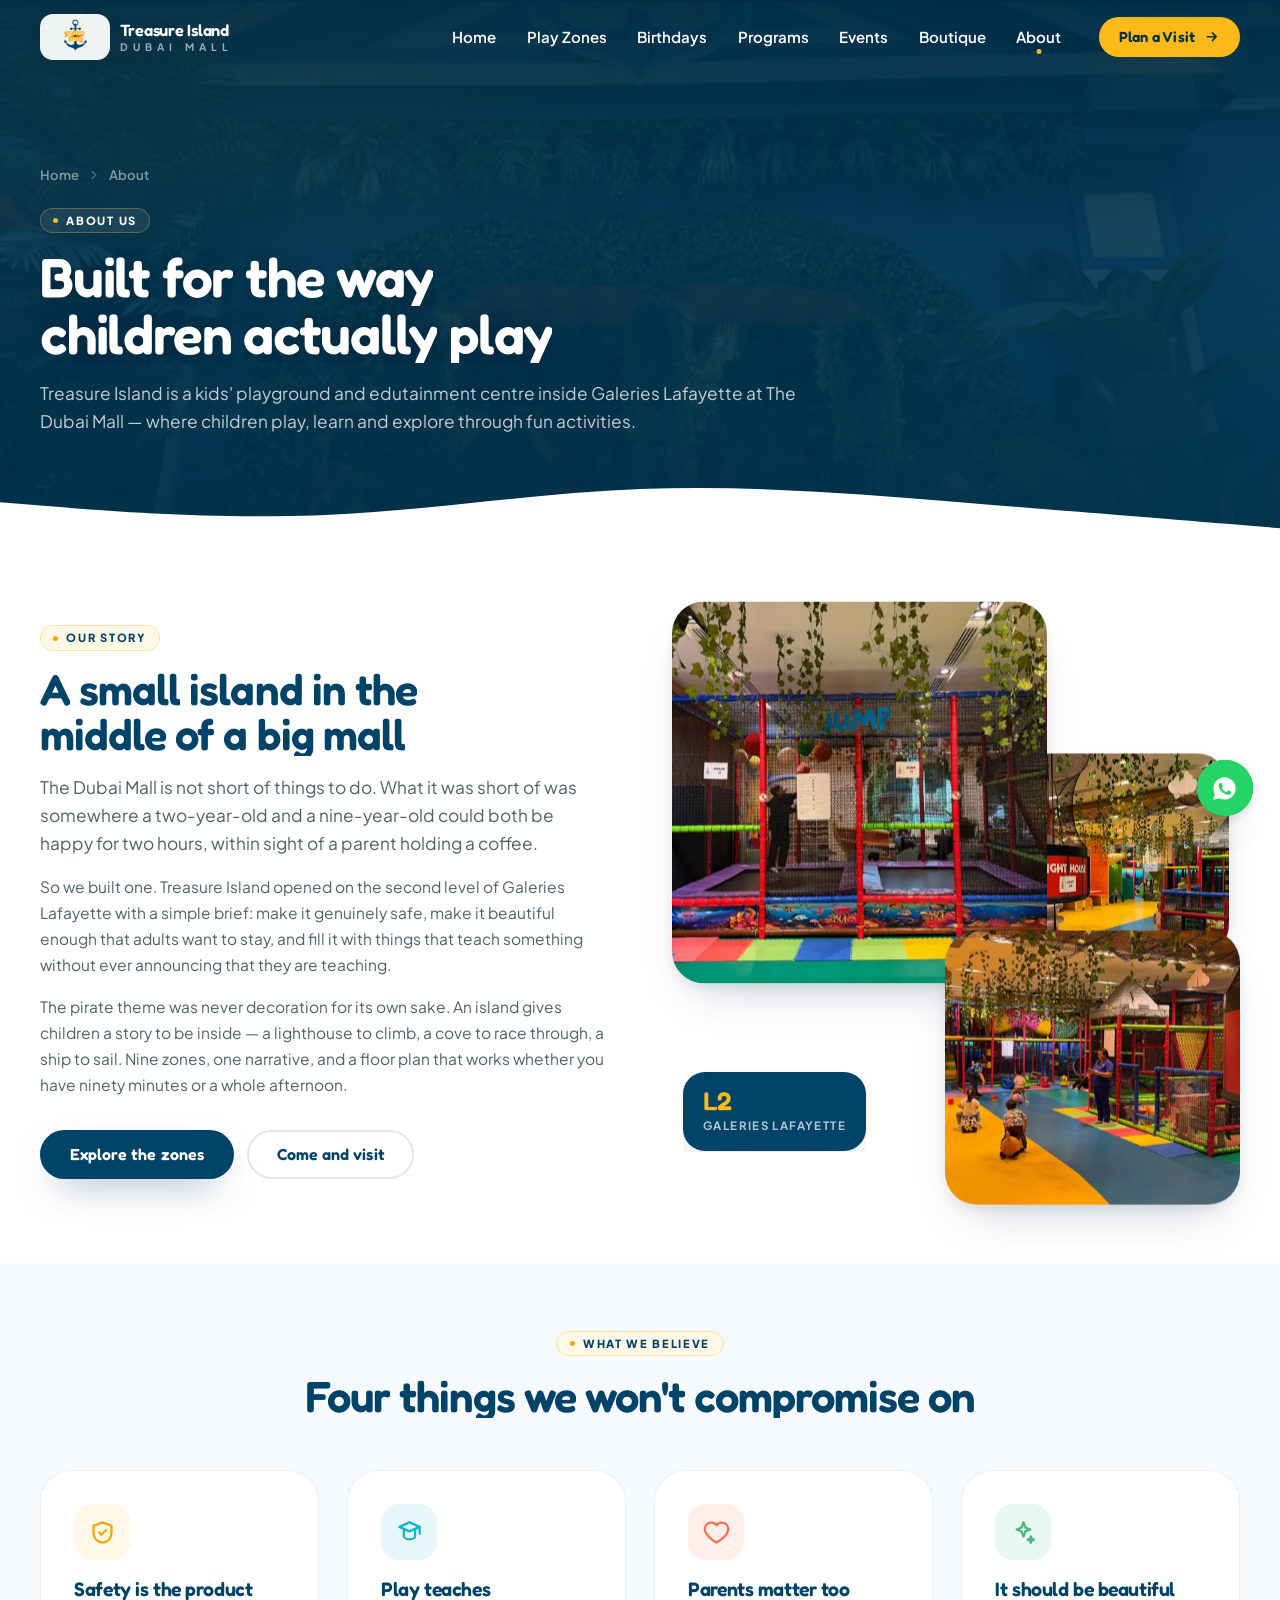
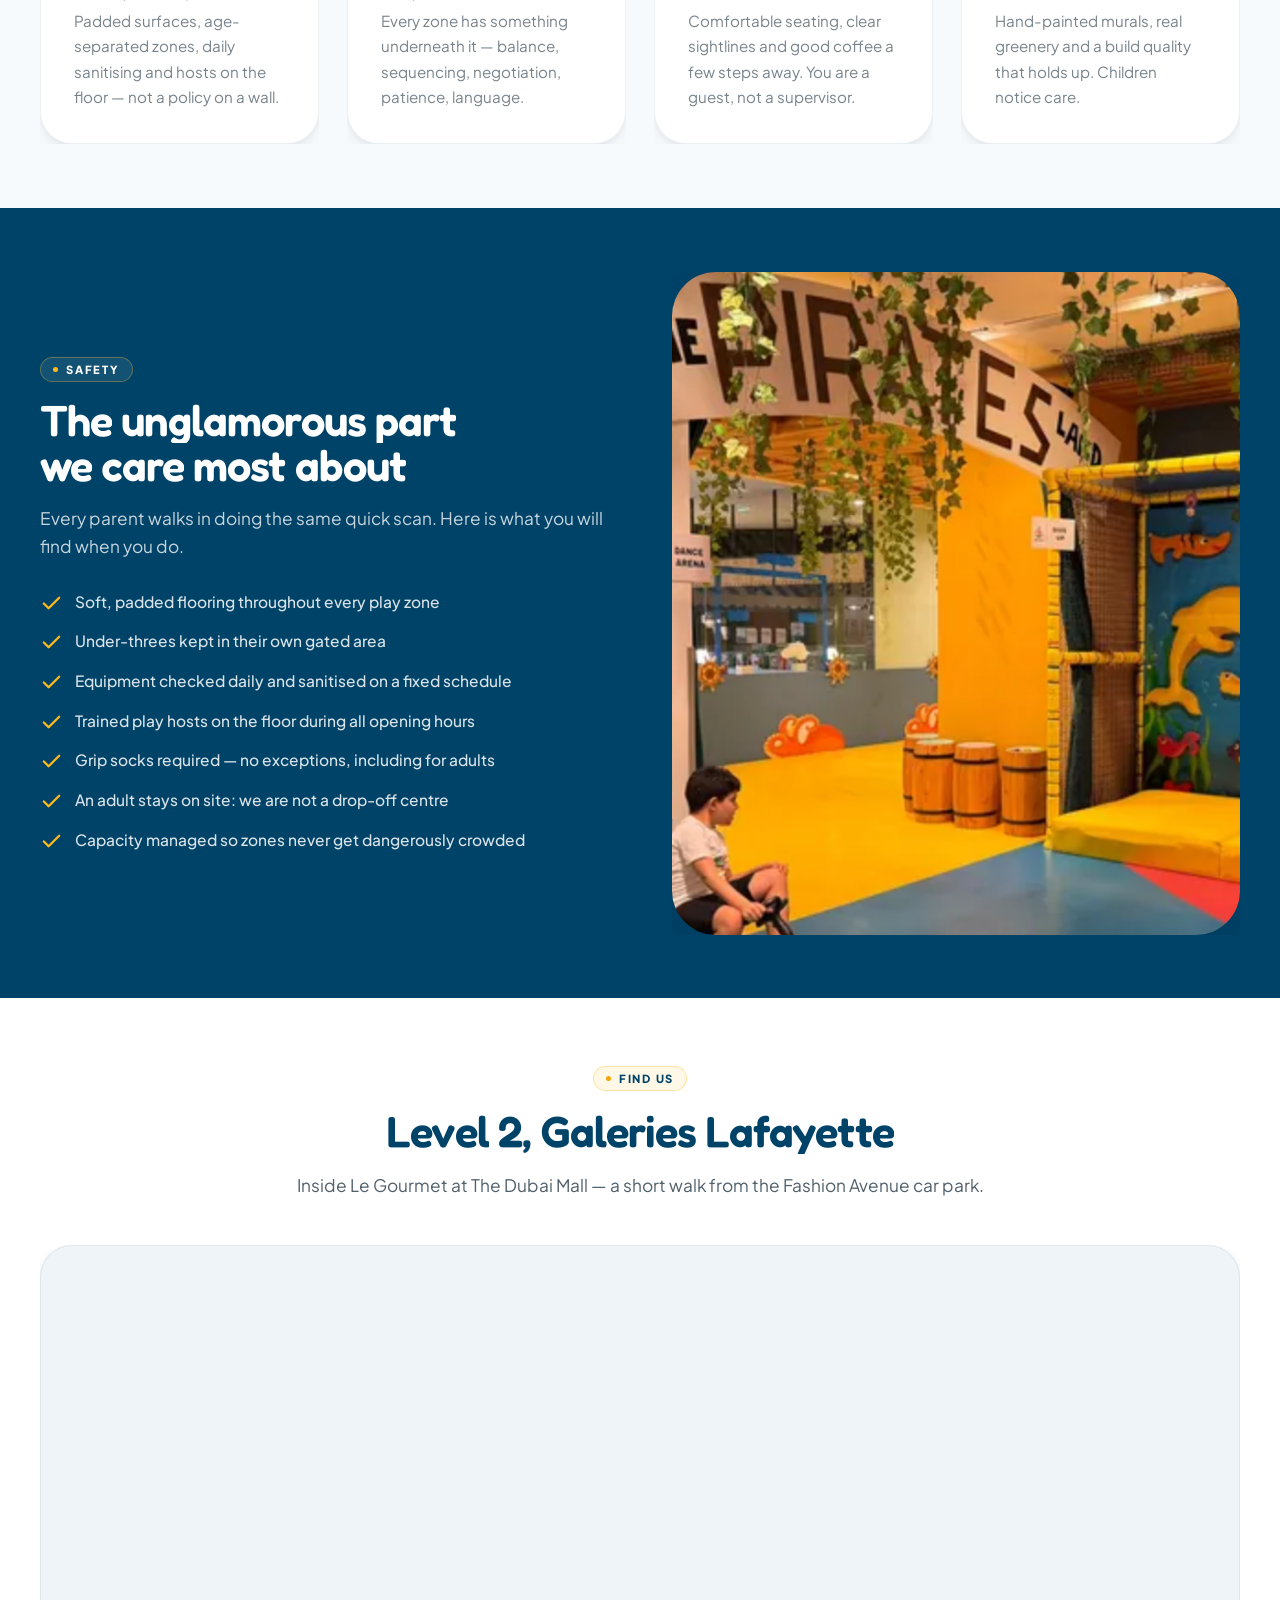
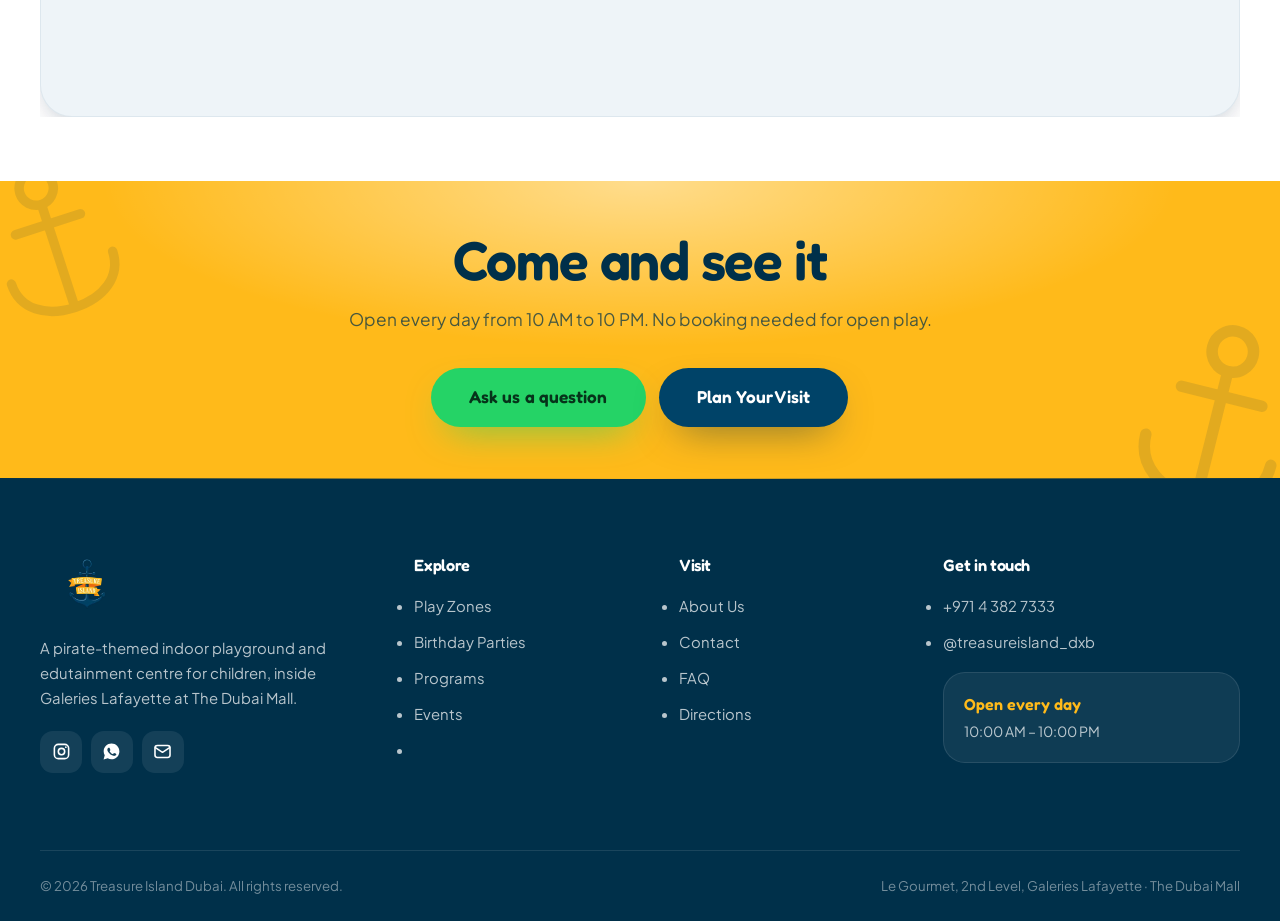
<file: about.html>
<!DOCTYPE html>
<html lang="en">
<head>
<meta charset="utf-8">
<meta name="viewport" content="width=device-width, initial-scale=1, viewport-fit=cover">
<title>About Treasure Island Dubai | Indoor Playground, Galeries Lafayette</title>
<meta name="description" content="Treasure Island is a kids indoor playground and edutainment centre on the second level of Galeries Lafayette, The Dubai Mall - built around safety, play that teaches, and parents who want to stay.">
<link rel="canonical" href="https://mohammadmarwanbalkis-sketch.github.io/treasure-island/about.html">
<meta property="og:url" content="https://mohammadmarwanbalkis-sketch.github.io/treasure-island/about.html">
<meta property="og:site_name" content="Treasure Island Dubai">
<meta name="twitter:title" content="About Treasure Island Dubai | Indoor Playground, Galeries Lafayette">
<meta name="twitter:description" content="Treasure Island is a kids indoor playground and edutainment centre on the second level of Galeries Lafayette, The Dubai Mall - built around safety, play that teaches, and parents who want to stay.">
<meta name="twitter:image" content="https://mohammadmarwanbalkis-sketch.github.io/treasure-island/assets/img/entrance-tall.webp">
<meta name="robots" content="index,follow,max-image-preview:large,max-snippet:-1,max-video-preview:-1">
<meta name="geo.region" content="AE-DU">
<meta name="geo.placename" content="The Dubai Mall, Downtown Dubai">
<meta name="geo.position" content="25.1972;55.2796">
<meta name="ICBM" content="25.1972, 55.2796">
<meta name="author" content="Treasure Island Dubai">
<link rel="alternate" hreflang="en-ae" href="https://mohammadmarwanbalkis-sketch.github.io/treasure-island/about.html">
<link rel="alternate" hreflang="x-default" href="https://mohammadmarwanbalkis-sketch.github.io/treasure-island/about.html">
<meta name="theme-color" content="#004368">
<meta property="og:type" content="website">
<meta property="og:title" content="About Treasure Island Dubai | Indoor Playground, Galeries Lafayette">
<meta property="og:description" content="Treasure Island is a kids indoor playground and edutainment centre on the second level of Galeries Lafayette, The Dubai Mall - built around safety, play that teaches, and parents who want to stay.">
<meta property="og:image" content="https://mohammadmarwanbalkis-sketch.github.io/treasure-island/assets/img/entrance-tall.webp">
<meta property="og:locale" content="en_AE">
<meta name="twitter:card" content="summary_large_image">
<link rel="icon" href="assets/favicon-32.png" sizes="32x32">
<link rel="apple-touch-icon" href="assets/favicon.png">
<link rel="preconnect" href="https://fonts.googleapis.com">
<link rel="preconnect" href="https://fonts.gstatic.com" crossorigin>
<link href="https://fonts.googleapis.com/css2?family=Fredoka:wght@400;500;600;700&family=Plus+Jakarta+Sans:wght@400;500;600;700;800&display=swap" rel="stylesheet">
<link rel="stylesheet" href="assets/css/style.css?v=20284bcb">
<script type="application/ld+json">
{
 "@context": "https://schema.org",
 "@graph": [
  {
   "@type": "Organization",
   "@id": "https://mohammadmarwanbalkis-sketch.github.io/treasure-island/#organization",
   "name": "Treasure Island Dubai",
   "url": "https://mohammadmarwanbalkis-sketch.github.io/treasure-island/",
   "logo": {
    "@id": "https://mohammadmarwanbalkis-sketch.github.io/treasure-island/#logo"
   },
   "sameAs": [
    "https://www.instagram.com/treasureisland_dxb/"
   ],
   "contactPoint": [
    {
     "@type": "ContactPoint",
     "telephone": "+97143827333",
     "contactType": "customer service",
     "areaServed": "AE",
     "availableLanguage": [
      "English",
      "Arabic"
     ]
    },
    {
     "@type": "ContactPoint",
     "telephone": "+971504738452",
     "contactType": "reservations",
     "areaServed": "AE",
     "availableLanguage": [
      "English",
      "Arabic"
     ]
    }
   ]
  },
  {
   "@type": [
    "AmusementPark",
    "ChildCare",
    "LocalBusiness"
   ],
   "@id": "https://mohammadmarwanbalkis-sketch.github.io/treasure-island/#business",
   "name": "Treasure Island Dubai",
   "alternateName": "Treasure Island - The Dubai Mall",
   "description": "Pirate-themed indoor playground and edutainment centre for children aged 1-10, on the second level of Galeries Lafayette at The Dubai Mall.",
   "url": "https://mohammadmarwanbalkis-sketch.github.io/treasure-island/",
   "logo": {
    "@type": "ImageObject",
    "@id": "https://mohammadmarwanbalkis-sketch.github.io/treasure-island/#logo",
    "url": "https://mohammadmarwanbalkis-sketch.github.io/treasure-island/assets/logo.png",
    "width": 420,
    "height": 290,
    "caption": "Treasure Island Dubai"
   },
   "image": [
    "https://mohammadmarwanbalkis-sketch.github.io/treasure-island/assets/img/entrance-hero.webp",
    "https://mohammadmarwanbalkis-sketch.github.io/treasure-island/assets/img/royal-carpet.webp",
    "https://mohammadmarwanbalkis-sketch.github.io/treasure-island/assets/img/hall-tall.webp"
   ],
   "telephone": "+97143827333",
   "email": "hello@treasureislanddubai.ae",
   "priceRange": "$$",
   "currenciesAccepted": "AED",
   "paymentAccepted": "Cash, Credit Card, Debit Card",
   "address": {
    "@type": "PostalAddress",
    "streetAddress": "Le Gourmet, 2nd Level, Galeries Lafayette, The Dubai Mall, Mohammed Bin Rashid Boulevard",
    "addressLocality": "Dubai",
    "addressRegion": "Dubai",
    "postalCode": "00000",
    "addressCountry": "AE"
   },
   "geo": {
    "@type": "GeoCoordinates",
    "latitude": 25.1972,
    "longitude": 55.2796
   },
   "hasMap": "https://www.google.com/maps/search/?api=1&query=Galeries+Lafayette+The+Dubai+Mall",
   "openingHoursSpecification": [
    {
     "@type": "OpeningHoursSpecification",
     "dayOfWeek": [
      "Monday",
      "Tuesday",
      "Wednesday",
      "Thursday",
      "Friday",
      "Saturday",
      "Sunday"
     ],
     "opens": "10:00",
     "closes": "22:00"
    }
   ],
   "sameAs": [
    "https://www.instagram.com/treasureisland_dxb/"
   ],
   "areaServed": [
    {
     "@type": "City",
     "name": "Dubai"
    },
    {
     "@type": "Country",
     "name": "United Arab Emirates"
    }
   ],
   "publicAccess": true,
   "isAccessibleForFree": false,
   "smokingAllowed": false,
   "audience": {
    "@type": "PeopleAudience",
    "suggestedMinAge": 1,
    "suggestedMaxAge": 10
   },
   "amenityFeature": [
    {
     "@type": "LocationFeatureSpecification",
     "name": "Nine themed play zones",
     "value": true
    },
    {
     "@type": "LocationFeatureSpecification",
     "name": "Gated toddler area for under-threes",
     "value": true
    },
    {
     "@type": "LocationFeatureSpecification",
     "name": "Supervised by trained play hosts",
     "value": true
    },
    {
     "@type": "LocationFeatureSpecification",
     "name": "Step-free wheelchair and pram access",
     "value": true
    },
    {
     "@type": "LocationFeatureSpecification",
     "name": "Birthday party rooms",
     "value": true
    },
    {
     "@type": "LocationFeatureSpecification",
     "name": "Grip socks available at reception",
     "value": true
    }
   ],
   "containsPlace": [
    {
     "@type": "Place",
     "name": "The Play Fort"
    },
    {
     "@type": "Place",
     "name": "Jump Bay"
    },
    {
     "@type": "Place",
     "name": "Create & Learn"
    },
    {
     "@type": "Place",
     "name": "The Lighthouse"
    },
    {
     "@type": "Place",
     "name": "Pirates' Cove"
    },
    {
     "@type": "Place",
     "name": "Toddler Lagoon"
    },
    {
     "@type": "Place",
     "name": "Role-Play Village"
    },
    {
     "@type": "Place",
     "name": "The Party Deck"
    },
    {
     "@type": "Place",
     "name": "The Boutique"
    }
   ],
   "parentOrganization": {
    "@id": "https://mohammadmarwanbalkis-sketch.github.io/treasure-island/#organization"
   }
  },
  {
   "@type": "WebSite",
   "@id": "https://mohammadmarwanbalkis-sketch.github.io/treasure-island/#website",
   "url": "https://mohammadmarwanbalkis-sketch.github.io/treasure-island/",
   "name": "Treasure Island Dubai",
   "publisher": {
    "@id": "https://mohammadmarwanbalkis-sketch.github.io/treasure-island/#organization"
   },
   "inLanguage": "en-AE"
  },
  {
   "@type": "BreadcrumbList",
   "@id": "https://mohammadmarwanbalkis-sketch.github.io/treasure-island/about.html#breadcrumb",
   "itemListElement": [
    {
     "@type": "ListItem",
     "position": 1,
     "name": "Home",
     "item": "https://mohammadmarwanbalkis-sketch.github.io/treasure-island/"
    },
    {
     "@type": "ListItem",
     "position": 2,
     "name": "About",
     "item": "https://mohammadmarwanbalkis-sketch.github.io/treasure-island/about.html"
    }
   ]
  },
  {
   "@type": "WebPage",
   "@id": "https://mohammadmarwanbalkis-sketch.github.io/treasure-island/about.html#webpage",
   "url": "https://mohammadmarwanbalkis-sketch.github.io/treasure-island/about.html",
   "name": "About Treasure Island Dubai | Indoor Playground, Galeries Lafayette",
   "description": "Treasure Island is a kids indoor playground and edutainment centre on the second level of Galeries Lafayette, The Dubai Mall - built around safety, play that teaches, and parents who want to stay.",
   "isPartOf": {
    "@id": "https://mohammadmarwanbalkis-sketch.github.io/treasure-island/#website"
   },
   "about": {
    "@id": "https://mohammadmarwanbalkis-sketch.github.io/treasure-island/#business"
   },
   "primaryImageOfPage": {
    "@type": "ImageObject",
    "url": "https://mohammadmarwanbalkis-sketch.github.io/treasure-island/assets/img/entrance-tall.webp"
   },
   "inLanguage": "en-AE",
   "speakable": {
    "@type": "SpeakableSpecification",
    "cssSelector": [
     "h1",
     ".lead"
    ]
   },
   "breadcrumb": {
    "@id": "https://mohammadmarwanbalkis-sketch.github.io/treasure-island/about.html#breadcrumb"
   }
  }
 ]
}
</script>
</head>
<body>

<a class="skip" href="#main">Skip to content</a>

<!-- ============ PRELOADER ============ -->
<div id="preloader">
  <div class="pl-inner">
    <svg class="pl-anchor" viewBox="0 0 100 100" aria-hidden="true">
      <circle cx="50" cy="18" r="9"/>
      <path d="M50 27v55"/>
      <path d="M32 38h36"/>
      <path d="M22 62c0 14 12 22 28 22s28-8 28-22"/>
      <path d="M22 62l-8 6 2-11M78 62l8 6-2-11"/>
    </svg>
    <div class="pl-word">Treasure Island</div>
    <div class="pl-bar"><i></i></div>
  </div>
</div>

<div class="progress" aria-hidden="true"></div>


<div class="progress" aria-hidden="true"></div>

<!-- ============ NAV ============ -->
<header class="nav">
  <div class="nav-in">
    <a class="brand" href="index.html" aria-label="Treasure Island Dubai — home">
      <img src="assets/logo@180.webp" alt="Treasure Island Dubai" width="66" height="46">
      <span class="brand-txt"><b>Treasure Island</b><span>Dubai Mall</span></span>
    </a>
    <nav class="nav-links" aria-label="Main">
      <a href="index.html">Home</a>
      <a href="play.html">Play Zones</a>
      <a href="birthdays.html">Birthdays</a>
      <a href="programs.html">Programs</a>
      <a href="events.html">Events</a>
      <a href="play.html#shop">Boutique</a>
      <a href="about.html">About</a>
    </nav>
    <div class="nav-cta">
      <a class="btn btn--gold btn--sm" href="contact.html" data-magnet="0.24">
        Plan a Visit
        <svg class="i-arrow" viewBox="0 0 24 24" fill="none" stroke="currentColor" stroke-width="2.4" stroke-linecap="round" stroke-linejoin="round" aria-hidden="true"><path d="M5 12h14M13 6l6 6-6 6"/></svg>
      </a>
      <button class="burger" aria-label="Open menu" aria-expanded="false" aria-controls="drawer"><i></i><i></i><i></i></button>
    </div>
  </div>
</header>

<!-- ============ MOBILE DRAWER ============ -->
<div class="drawer" id="drawer">
  <div></div>
  <nav class="drawer-links" aria-label="Mobile">
    <a href="index.html"><em>01</em> Home</a>
    <a href="play.html"><em>02</em> Play Zones</a>
    <a href="birthdays.html"><em>03</em> Birthdays</a>
    <a href="programs.html"><em>04</em> Programs</a>
    <a href="events.html"><em>05</em> Events</a>
    <a href="play.html#shop"><em>06</em> Boutique</a>
    <a href="about.html"><em>07</em> About</a>
    <a href="contact.html"><em>08</em> Contact</a>
  </nav>
  <div class="drawer-foot">
    <div class="btn-row">
      <a class="btn btn--gold" href="https://wa.me/971504738452?text=Hello%20Treasure%20Island%2C%0A%0AI%27d%20like%20to%20know%20more%20about%20Treasure%20Island%20at%20The%20Dubai%20Mall.%0A%0A%E2%80%94%20Sent%20from%20the%20Treasure%20Island%20website" target="_blank" rel="noopener">
        <svg viewBox="0 0 24 24" fill="currentColor" aria-hidden="true"><path d="M12.04 2C6.58 2 2.13 6.45 2.13 11.91c0 1.75.46 3.45 1.32 4.95L2 22l5.25-1.38a9.9 9.9 0 004.79 1.22h.01c5.46 0 9.91-4.45 9.91-9.91S17.5 2 12.04 2zm5.8 14.13c-.24.68-1.42 1.31-1.95 1.36-.5.05-.98.24-3.3-.69-2.78-1.1-4.55-3.94-4.69-4.12-.14-.19-1.12-1.49-1.12-2.84s.71-2.02.96-2.29c.25-.28.55-.35.73-.35.18 0 .37 0 .53.01.17.01.4-.06.63.48.24.57.8 1.97.87 2.11.07.14.12.31.02.5-.09.19-.14.31-.28.47-.14.17-.3.37-.42.5-.14.14-.29.29-.12.57.16.28.73 1.2 1.56 1.94 1.07.95 1.98 1.25 2.26 1.39.28.14.44.12.61-.07.17-.19.7-.82.89-1.1.18-.28.37-.23.62-.14.25.09 1.61.76 1.89.9.28.14.46.21.53.33.07.11.07.65-.17 1.33z"/></svg>
        WhatsApp Us
      </a>
      <a class="btn btn--light" href="tel:+97143827333">Call</a>
    </div>
    <div class="drawer-meta">
      <span>Le Gourmet, 2nd Level, Galeries Lafayette</span>
      <span>The Dubai Mall · Open daily 10 AM – 10 PM</span>
      <a href="https://www.instagram.com/treasureisland_dxb/" target="_blank" rel="noopener">@treasureisland_dxb</a>
    </div>
  </div>
</div>


<main id="main">

<section class="phead">
  <img class="phead-img" src="assets/img/entrance-hero@900.webp" alt="" aria-hidden="true" data-px="0.1" loading="eager" decoding="async" srcset="assets/img/entrance-hero@500.webp 500w, assets/img/entrance-hero@700.webp 700w, assets/img/entrance-hero@900.webp 900w, assets/img/entrance-hero.webp 1200w" sizes="(max-width:640px) 51vw, 68vw">
  <div class="shell">
    <div class="crumbs">
      <a href="index.html">Home</a>
      <svg viewBox="0 0 24 24" fill="none" stroke="currentColor" stroke-width="2.4" stroke-linecap="round" stroke-linejoin="round"><path d="M9 18l6-6-6-6"/></svg>
      <span>About</span>
    </div>
    <span class="eyebrow eyebrow--light">About us</span>
    <h1 class="split" style="margin-top:1rem">Built for the way<br>children actually play</h1>
    <p class="lead">Treasure Island is a kids' playground and edutainment centre inside Galeries Lafayette at The Dubai Mall — where children play, learn and explore through fun activities.</p>
  </div>
  <div class="wave wave--bottom" aria-hidden="true">
    <svg viewBox="0 0 1440 110" preserveAspectRatio="none"><path fill="#ffffff" d="M0,64L60,69.3C120,75,240,85,360,80C480,75,600,53,720,48C840,43,960,53,1080,64C1200,75,1320,85,1380,90.7L1440,96L1440,110L0,110Z"/></svg>
  </div>
</section>
<section class="section">
  <div class="shell split-sec">
    <div class="split-copy">
      <span class="eyebrow">Our story</span>
      <h2 class="split" style="margin-top:1rem">A small island in the<br>middle of a big mall</h2>
      <p class="lead" style="margin-top:1.1rem">
        The Dubai Mall is not short of things to do. What it was short of was somewhere a
        two-year-old and a nine-year-old could both be happy for two hours, within sight of a
        parent holding a coffee.
      </p>
      <p style="margin-top:1rem;color:var(--ink-70)">
        So we built one. Treasure Island opened on the second level of Galeries Lafayette with a
        simple brief: make it genuinely safe, make it beautiful enough that adults want to stay,
        and fill it with things that teach something without ever announcing that they are teaching.
      </p>
      <p style="margin-top:1rem;color:var(--ink-70)">
        The pirate theme was never decoration for its own sake. An island gives children a story
        to be inside — a lighthouse to climb, a cove to race through, a ship to sail. Nine zones,
        one narrative, and a floor plan that works whether you have ninety minutes or a whole afternoon.
      </p>
      <div class="btn-row" style="margin-top:2rem">
        <a class="btn btn--navy" href="play.html" data-magnet="0.24">Explore the zones</a>
        <a class="btn btn--ghost" href="contact.html">Come and visit</a>
      </div>
    </div>
    <div class="split-media">
      <div class="collage">
        <figure class="c1" data-px="0.06" data-tilt="5"><img class="lazy" src="assets/img/jump-tall@900.webp" srcset="assets/img/jump-tall@500.webp 500w, assets/img/jump-tall@700.webp 700w, assets/img/jump-tall@900.webp 900w, assets/img/jump-tall.webp 1200w" sizes="(max-width:900px) 72vw, 36vw" alt="The Treasure Island entrance archway" loading="lazy" decoding="async" width="500" height="667"></figure>
        <figure class="c2" data-px="-0.1"><img class="lazy" src="assets/img/hall-06@900.webp" srcset="assets/img/hall-06@500.webp 500w, assets/img/hall-06@700.webp 700w, assets/img/hall-06@900.webp 900w, assets/img/hall-06.webp 1200w" sizes="(max-width:900px) 72vw, 36vw" alt="The main play hall" loading="lazy" decoding="async" width="900" height="675"></figure>
        <figure class="c3" data-px="0.14"><img class="lazy" src="assets/img/lighthouse-03@900.webp" srcset="assets/img/lighthouse-03@500.webp 500w, assets/img/lighthouse-03@700.webp 700w, assets/img/lighthouse-03@900.webp 900w, assets/img/lighthouse-03.webp 1200w" sizes="(max-width:900px) 72vw, 36vw" alt="The lighthouse tower" loading="lazy" decoding="async" width="500" height="667"></figure>
        <div class="collage-badge" data-reveal="scale"><b>L2</b><span>Galeries Lafayette</span></div>
      </div>
    </div>
  </div>
</section>

<section class="section section--paper">
  <div class="shell">
    <div class="sec-head sec-head--center">
      <span class="eyebrow eyebrow--center">What we believe</span>
      <h2 class="split">Four things we won't compromise on</h2>
    </div>
    <div class="grid g-4" style="margin-top:clamp(2.2rem,4vw,3.2rem)" data-stagger="110">
      <div class="feat" data-reveal data-tilt="6"><div class="feat-ico"><svg viewBox="0 0 24 24" fill="none" stroke="currentColor" stroke-width="2" stroke-linecap="round" stroke-linejoin="round" aria-hidden="true"><path d="M12 3l8 3v6c0 5-3.4 8.3-8 9-4.6-.7-8-4-8-9V6l8-3z"/><path d="M9 12l2 2 4-4"/></svg></div><h3>Safety is the product</h3><p>Padded surfaces, age-separated zones, daily sanitising and hosts on the floor — not a policy on a wall.</p></div>
      <div class="feat feat--c1" data-reveal data-tilt="6"><div class="feat-ico"><svg viewBox="0 0 24 24" fill="none" stroke="currentColor" stroke-width="2" stroke-linecap="round" stroke-linejoin="round" aria-hidden="true"><path d="M3 7l9-4 9 4-9 4-9-4z"/><path d="M7 9.5V15c0 1.7 2.2 3 5 3s5-1.3 5-3V9.5"/><path d="M21 7v6"/></svg></div><h3>Play teaches</h3><p>Every zone has something underneath it — balance, sequencing, negotiation, patience, language.</p></div>
      <div class="feat feat--c2" data-reveal data-tilt="6"><div class="feat-ico"><svg viewBox="0 0 24 24" fill="none" stroke="currentColor" stroke-width="2" stroke-linecap="round" stroke-linejoin="round" aria-hidden="true"><path d="M12 21s-7-4.35-9.33-8.6A5.5 5.5 0 0112 5.5a5.5 5.5 0 019.33 6.9C19 16.65 12 21 12 21z"/></svg></div><h3>Parents matter too</h3><p>Comfortable seating, clear sightlines and good coffee a few steps away. You are a guest, not a supervisor.</p></div>
      <div class="feat feat--c3" data-reveal data-tilt="6"><div class="feat-ico"><svg viewBox="0 0 24 24" fill="none" stroke="currentColor" stroke-width="2" stroke-linecap="round" stroke-linejoin="round" aria-hidden="true"><path d="M12 3l1.7 4.6L18 9.3l-4.3 1.7L12 15.6l-1.7-4.6L6 9.3l4.3-1.7L12 3z"/><path d="M18.5 15.5l.8 2 2 .8-2 .8-.8 2-.8-2-2-.8 2-.8.8-2z"/></svg></div><h3>It should be beautiful</h3><p>Hand-painted murals, real greenery and a build quality that holds up. Children notice care.</p></div>
    </div>
  </div>
</section>

<section class="section section--navy">
  <div class="shell split-sec split-sec--rev">
    <div class="split-copy">
      <span class="eyebrow eyebrow--light">Safety</span>
      <h2 class="split" style="margin-top:1rem">The unglamorous part<br>we care most about</h2>
      <p class="lead" style="margin-top:1.1rem">
        Every parent walks in doing the same quick scan. Here is what you will find when you do.
      </p>
      <ul class="checks" data-stagger="70">
        <li data-reveal><svg viewBox="0 0 24 24" fill="none" stroke="currentColor" stroke-width="2.4" stroke-linecap="round" stroke-linejoin="round" aria-hidden="true"><path d="M20 6L9 17l-5-5"/></svg>Soft, padded flooring throughout every play zone</li>
        <li data-reveal><svg viewBox="0 0 24 24" fill="none" stroke="currentColor" stroke-width="2.4" stroke-linecap="round" stroke-linejoin="round" aria-hidden="true"><path d="M20 6L9 17l-5-5"/></svg>Under-threes kept in their own gated area</li>
        <li data-reveal><svg viewBox="0 0 24 24" fill="none" stroke="currentColor" stroke-width="2.4" stroke-linecap="round" stroke-linejoin="round" aria-hidden="true"><path d="M20 6L9 17l-5-5"/></svg>Equipment checked daily and sanitised on a fixed schedule</li>
        <li data-reveal><svg viewBox="0 0 24 24" fill="none" stroke="currentColor" stroke-width="2.4" stroke-linecap="round" stroke-linejoin="round" aria-hidden="true"><path d="M20 6L9 17l-5-5"/></svg>Trained play hosts on the floor during all opening hours</li>
        <li data-reveal><svg viewBox="0 0 24 24" fill="none" stroke="currentColor" stroke-width="2.4" stroke-linecap="round" stroke-linejoin="round" aria-hidden="true"><path d="M20 6L9 17l-5-5"/></svg>Grip socks required — no exceptions, including for adults</li>
        <li data-reveal><svg viewBox="0 0 24 24" fill="none" stroke="currentColor" stroke-width="2.4" stroke-linecap="round" stroke-linejoin="round" aria-hidden="true"><path d="M20 6L9 17l-5-5"/></svg>An adult stays on site: we are not a drop-off centre</li>
        <li data-reveal><svg viewBox="0 0 24 24" fill="none" stroke="currentColor" stroke-width="2.4" stroke-linecap="round" stroke-linejoin="round" aria-hidden="true"><path d="M20 6L9 17l-5-5"/></svg>Capacity managed so zones never get dangerously crowded</li>
      </ul>
    </div>
    <div class="split-media" data-reveal="mask">
      <figure style="border-radius:var(--r-xl);overflow:hidden;box-shadow:var(--sh-3);aspect-ratio:3/3.5"><img class="lazy" src="assets/img/cove-04@900.webp" srcset="assets/img/cove-04@500.webp 500w, assets/img/cove-04@700.webp 700w, assets/img/cove-04@900.webp 900w, assets/img/cove-04.webp 1200w" sizes="(max-width:900px) 72vw, 36vw" alt="The gated toddler area" loading="lazy" decoding="async" width="900" height="1200" style="width:100%;height:100%;object-fit:cover" data-zoom="0.08"></figure>
    </div>
  </div>
</section>

<section class="section">
  <div class="shell">
    <div class="sec-head sec-head--center">
      <span class="eyebrow eyebrow--center">Find us</span>
      <h2 class="split">Level 2, Galeries Lafayette</h2>
      <p class="lead">Inside Le Gourmet at The Dubai Mall — a short walk from the Fashion Avenue car park.</p>
    </div>
    <div class="map-wrap" style="margin-top:clamp(2rem,3.6vw,2.8rem)" data-reveal="scale">
      <iframe title="Map showing Treasure Island at Galeries Lafayette, The Dubai Mall"
        src="https://www.google.com/maps?q=Galeries%20Lafayette%20The%20Dubai%20Mall&output=embed"
        loading="lazy" referrerpolicy="no-referrer-when-downgrade" allowfullscreen></iframe>
    </div>
  </div>
</section>
<section class="cta-band">
  <svg class="cta-anchor a1" viewBox="0 0 100 100" fill="none" stroke="currentColor" stroke-width="5" stroke-linecap="round" aria-hidden="true"><circle cx="50" cy="18" r="9"/><path d="M50 27v55M32 38h36M22 62c0 14 12 22 28 22s28-8 28-22"/></svg><svg class="cta-anchor a2" viewBox="0 0 100 100" fill="none" stroke="currentColor" stroke-width="5" stroke-linecap="round" aria-hidden="true"><circle cx="50" cy="18" r="9"/><path d="M50 27v55M32 38h36M22 62c0 14 12 22 28 22s28-8 28-22"/></svg>
  <div class="shell">
    <h2 class="split">Come and see it</h2>
    <p class="lead">Open every day from 10 AM to 10 PM. No booking needed for open play.</p>
    <div class="btn-row btn-row--center">
      <a class="btn btn--wa btn--lg" href="https://wa.me/971504738452?text=Hello%20Treasure%20Island%2C%0A%0AI%20have%20a%20question%20about%20Treasure%20Island.%0A%0A%E2%80%A2%20My%20question%3A%0A%0A%E2%80%94%20Sent%20from%20the%20Treasure%20Island%20website" target="_blank" rel="noopener" data-magnet="0.3">Ask us a question</a>
      <a class="btn btn--navy btn--lg" href="contact.html" data-magnet="0.26">Plan Your Visit</a>
    </div>
  </div>
</section>

</main>

<!-- ============ FOOTER ============ -->
<footer class="footer">
  <div class="shell foot-grid">
    <div class="foot-brand foot">
      <img src="assets/logo@180.webp" alt="Treasure Island Dubai" width="93" height="64">
      <p>A pirate-themed indoor playground and edutainment centre for children, inside Galeries Lafayette at The Dubai Mall.</p>
      <div class="socials">
        <a href="https://www.instagram.com/treasureisland_dxb/" target="_blank" rel="noopener" aria-label="Instagram">
          <svg viewBox="0 0 24 24" fill="none" stroke="currentColor" stroke-width="2"><rect x="3" y="3" width="18" height="18" rx="5"/><circle cx="12" cy="12" r="4"/><circle cx="17.5" cy="6.5" r="1.1" fill="currentColor" stroke="none"/></svg>
        </a>
        <a href="https://wa.me/971504738452?text=Hello%20Treasure%20Island%2C%0A%0AI%27d%20like%20to%20know%20more%20about%20Treasure%20Island%20at%20The%20Dubai%20Mall.%0A%0A%E2%80%94%20Sent%20from%20the%20Treasure%20Island%20website" target="_blank" rel="noopener" aria-label="WhatsApp">
          <svg viewBox="0 0 24 24" fill="currentColor"><path d="M12.04 2C6.58 2 2.13 6.45 2.13 11.91c0 1.75.46 3.45 1.32 4.95L2 22l5.25-1.38a9.9 9.9 0 004.79 1.22h.01c5.46 0 9.91-4.45 9.91-9.91S17.5 2 12.04 2zm5.8 14.13c-.24.68-1.42 1.31-1.95 1.36-.5.05-.98.24-3.3-.69-2.78-1.1-4.55-3.94-4.69-4.12-.14-.19-1.12-1.49-1.12-2.84s.71-2.02.96-2.29c.25-.28.55-.35.73-.35.18 0 .37 0 .53.01.17.01.4-.06.63.48.24.57.8 1.97.87 2.11.07.14.12.31.02.5-.09.19-.14.31-.28.47-.14.17-.3.37-.42.5-.14.14-.29.29-.12.57.16.28.73 1.2 1.56 1.94 1.07.95 1.98 1.25 2.26 1.39.28.14.44.12.61-.07.17-.19.7-.82.89-1.1.18-.28.37-.23.62-.14.25.09 1.61.76 1.89.9.28.14.46.21.53.33.07.11.07.65-.17 1.33z"/></svg>
        </a>
        <a href="mailto:hello@treasureislanddubai.ae" aria-label="Email">
          <svg viewBox="0 0 24 24" fill="none" stroke="currentColor" stroke-width="2" stroke-linecap="round" stroke-linejoin="round"><rect x="2.5" y="4.5" width="19" height="15" rx="3"/><path d="M3 7l9 6 9-6"/></svg>
        </a>
      </div>
    </div>

    <div class="foot">
      <h4>Explore</h4>
      <ul>
        <li><a href="play.html">Play Zones</a></li>
        <li><a href="birthdays.html">Birthday Parties</a></li>
        <li><a href="programs.html">Programs</a></li>
        <li><a href="events.html">Events</a></li>
        <li></li>
      </ul>
    </div>

    <div class="foot">
      <h4>Visit</h4>
      <ul>
        <li><a href="about.html">About Us</a></li>
        <li><a href="contact.html">Contact</a></li>
        <li><a href="contact.html#faq">FAQ</a></li>
        <li><a href="https://maps.google.com/?q=Galeries+Lafayette+The+Dubai+Mall" target="_blank" rel="noopener">Directions</a></li>
      </ul>
    </div>

    <div class="foot">
      <h4>Get in touch</h4>
      <ul>
        <li><a href="tel:+97143827333">+971 4 382 7333</a></li>
        <li><a href="https://www.instagram.com/treasureisland_dxb/" target="_blank" rel="noopener">@treasureisland_dxb</a></li>
      </ul>
      <div class="foot-hours">
        <b>Open every day</b>
        <span>10:00 AM – 10:00 PM</span>
      </div>
    </div>
  </div>

  <div class="shell foot-bottom">
    <span>© <span data-year></span> Treasure Island Dubai. All rights reserved.</span>
    <span>Le Gourmet, 2nd Level, Galeries Lafayette · The Dubai Mall</span>
  </div>
</footer>

<!-- ============ FLOATING ACTIONS ============ -->
<div class="floaties">
  <a class="fab fab--wa" href="https://wa.me/971504738452?text=Hello%20Treasure%20Island%2C%0A%0AI%27d%20like%20to%20know%20more%20about%20Treasure%20Island%20at%20The%20Dubai%20Mall.%0A%0A%E2%80%94%20Sent%20from%20the%20Treasure%20Island%20website" target="_blank" rel="noopener" aria-label="Chat on WhatsApp">
    <span class="fab-tip">Chat with us</span>
    <svg viewBox="0 0 24 24" fill="currentColor" aria-hidden="true"><path d="M12.04 2C6.58 2 2.13 6.45 2.13 11.91c0 1.75.46 3.45 1.32 4.95L2 22l5.25-1.38a9.9 9.9 0 004.79 1.22h.01c5.46 0 9.91-4.45 9.91-9.91S17.5 2 12.04 2zm5.8 14.13c-.24.68-1.42 1.31-1.95 1.36-.5.05-.98.24-3.3-.69-2.78-1.1-4.55-3.94-4.69-4.12-.14-.19-1.12-1.49-1.12-2.84s.71-2.02.96-2.29c.25-.28.55-.35.73-.35.18 0 .37 0 .53.01.17.01.4-.06.63.48.24.57.8 1.97.87 2.11.07.14.12.31.02.5-.09.19-.14.31-.28.47-.14.17-.3.37-.42.5-.14.14-.29.29-.12.57.16.28.73 1.2 1.56 1.94 1.07.95 1.98 1.25 2.26 1.39.28.14.44.12.61-.07.17-.19.7-.82.89-1.1.18-.28.37-.23.62-.14.25.09 1.61.76 1.89.9.28.14.46.21.53.33.07.11.07.65-.17 1.33z"/></svg>
  </a>
  <button class="fab fab--top" aria-label="Back to top" onclick="window.scrollTo({top:0,behavior:'smooth'})">
    <svg viewBox="0 0 24 24" fill="none" stroke="currentColor" stroke-width="2.6" stroke-linecap="round" stroke-linejoin="round" aria-hidden="true"><path d="M12 19V5M5 12l7-7 7 7"/></svg>
  </button>
</div>


<!-- ============ FLOATING ACTIONS ============ -->
<div class="floaties">
  <a class="fab fab--wa" href="https://wa.me/971504738452?text=Hello%20Treasure%20Island%2C%0A%0AI%27d%20like%20to%20know%20more%20about%20Treasure%20Island%20at%20The%20Dubai%20Mall.%0A%0A%E2%80%94%20Sent%20from%20the%20Treasure%20Island%20website" target="_blank" rel="noopener" aria-label="Chat on WhatsApp">
    <span class="fab-tip">Chat with us</span>
    <svg viewBox="0 0 24 24" fill="currentColor" aria-hidden="true"><path d="M12.04 2C6.58 2 2.13 6.45 2.13 11.91c0 1.75.46 3.45 1.32 4.95L2 22l5.25-1.38a9.9 9.9 0 004.79 1.22h.01c5.46 0 9.91-4.45 9.91-9.91S17.5 2 12.04 2zm5.8 14.13c-.24.68-1.42 1.31-1.95 1.36-.5.05-.98.24-3.3-.69-2.78-1.1-4.55-3.94-4.69-4.12-.14-.19-1.12-1.49-1.12-2.84s.71-2.02.96-2.29c.25-.28.55-.35.73-.35.18 0 .37 0 .53.01.17.01.4-.06.63.48.24.57.8 1.97.87 2.11.07.14.12.31.02.5-.09.19-.14.31-.28.47-.14.17-.3.37-.42.5-.14.14-.29.29-.12.57.16.28.73 1.2 1.56 1.94 1.07.95 1.98 1.25 2.26 1.39.28.14.44.12.61-.07.17-.19.7-.82.89-1.1.18-.28.37-.23.62-.14.25.09 1.61.76 1.89.9.28.14.46.21.53.33.07.11.07.65-.17 1.33z"/></svg>
  </a>
  <button class="fab fab--top" aria-label="Back to top" onclick="window.scrollTo({top:0,behavior:'smooth'})">
    <svg viewBox="0 0 24 24" fill="none" stroke="currentColor" stroke-width="2.6" stroke-linecap="round" stroke-linejoin="round" aria-hidden="true"><path d="M12 19V5M5 12l7-7 7 7"/></svg>
  </button>
</div>

<script src="assets/js/app.js?v=a6fd881b" defer></script>
</body>
</html>
</file>
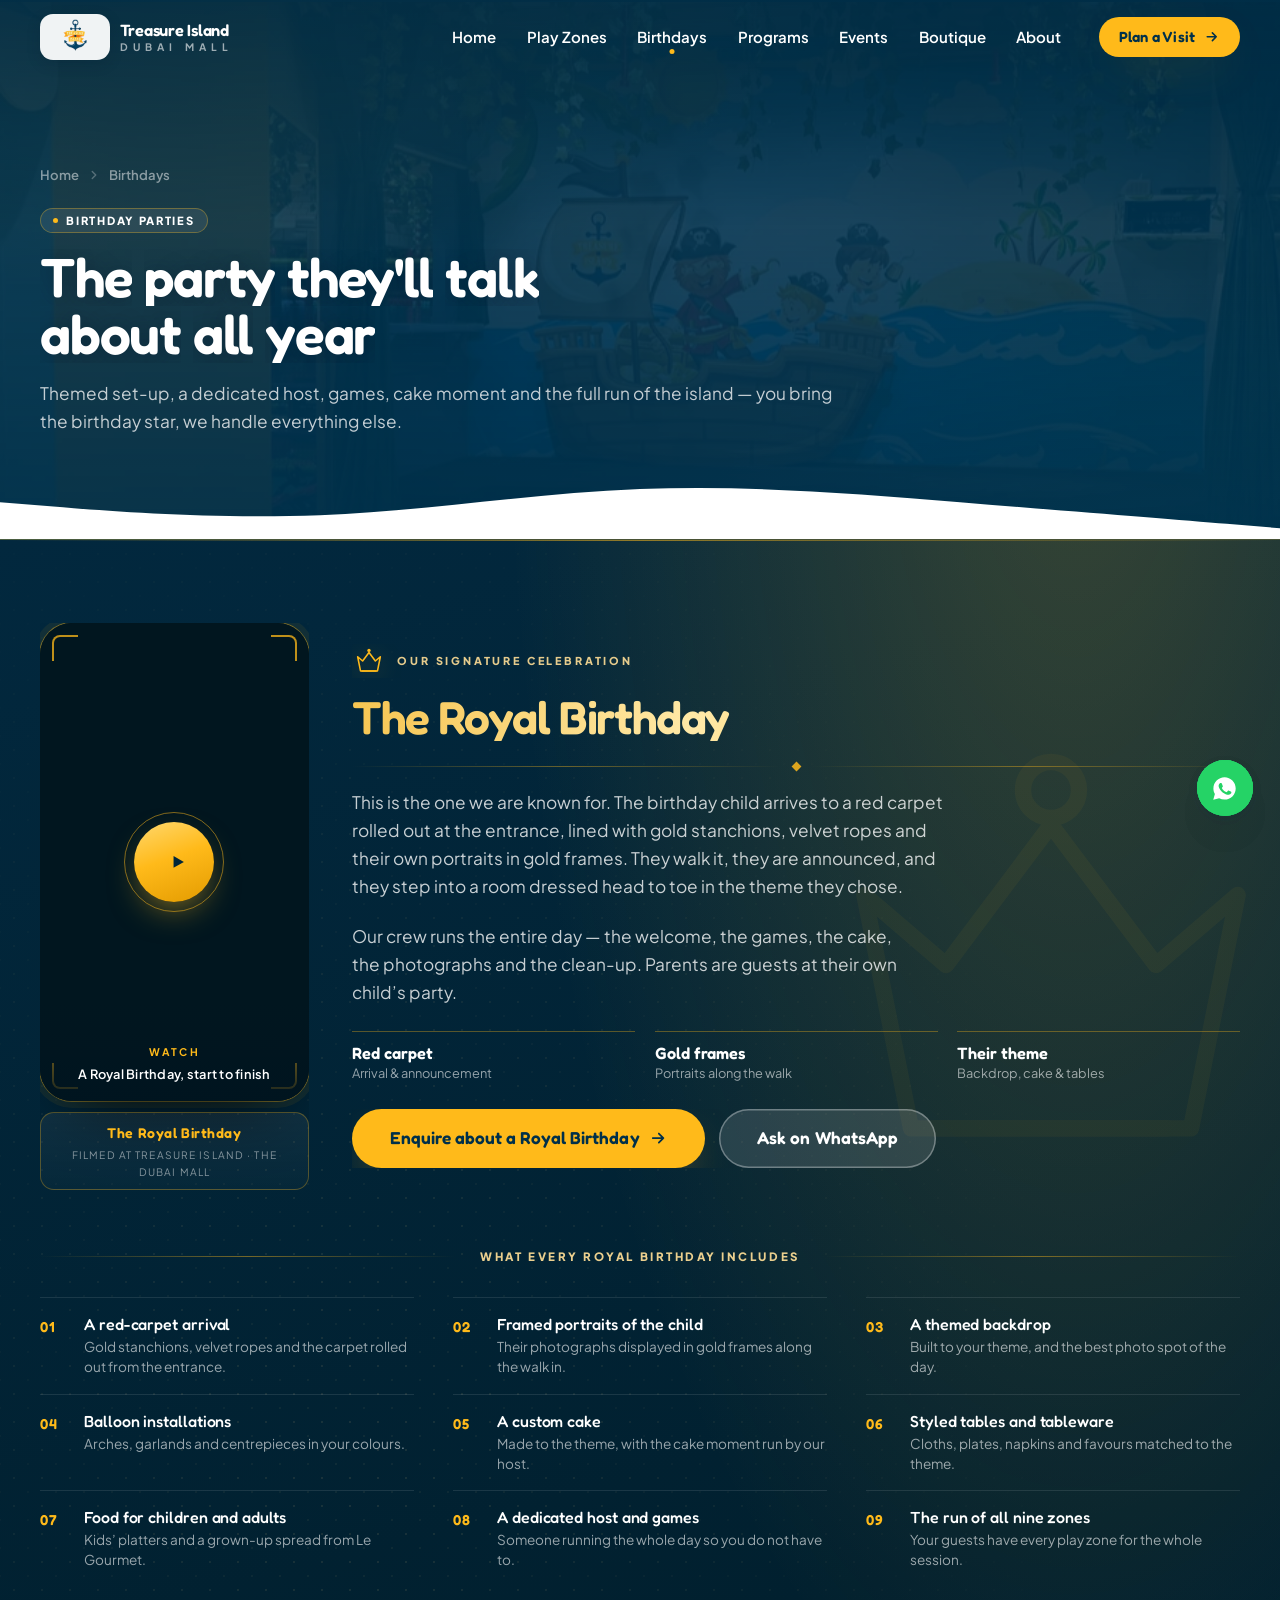
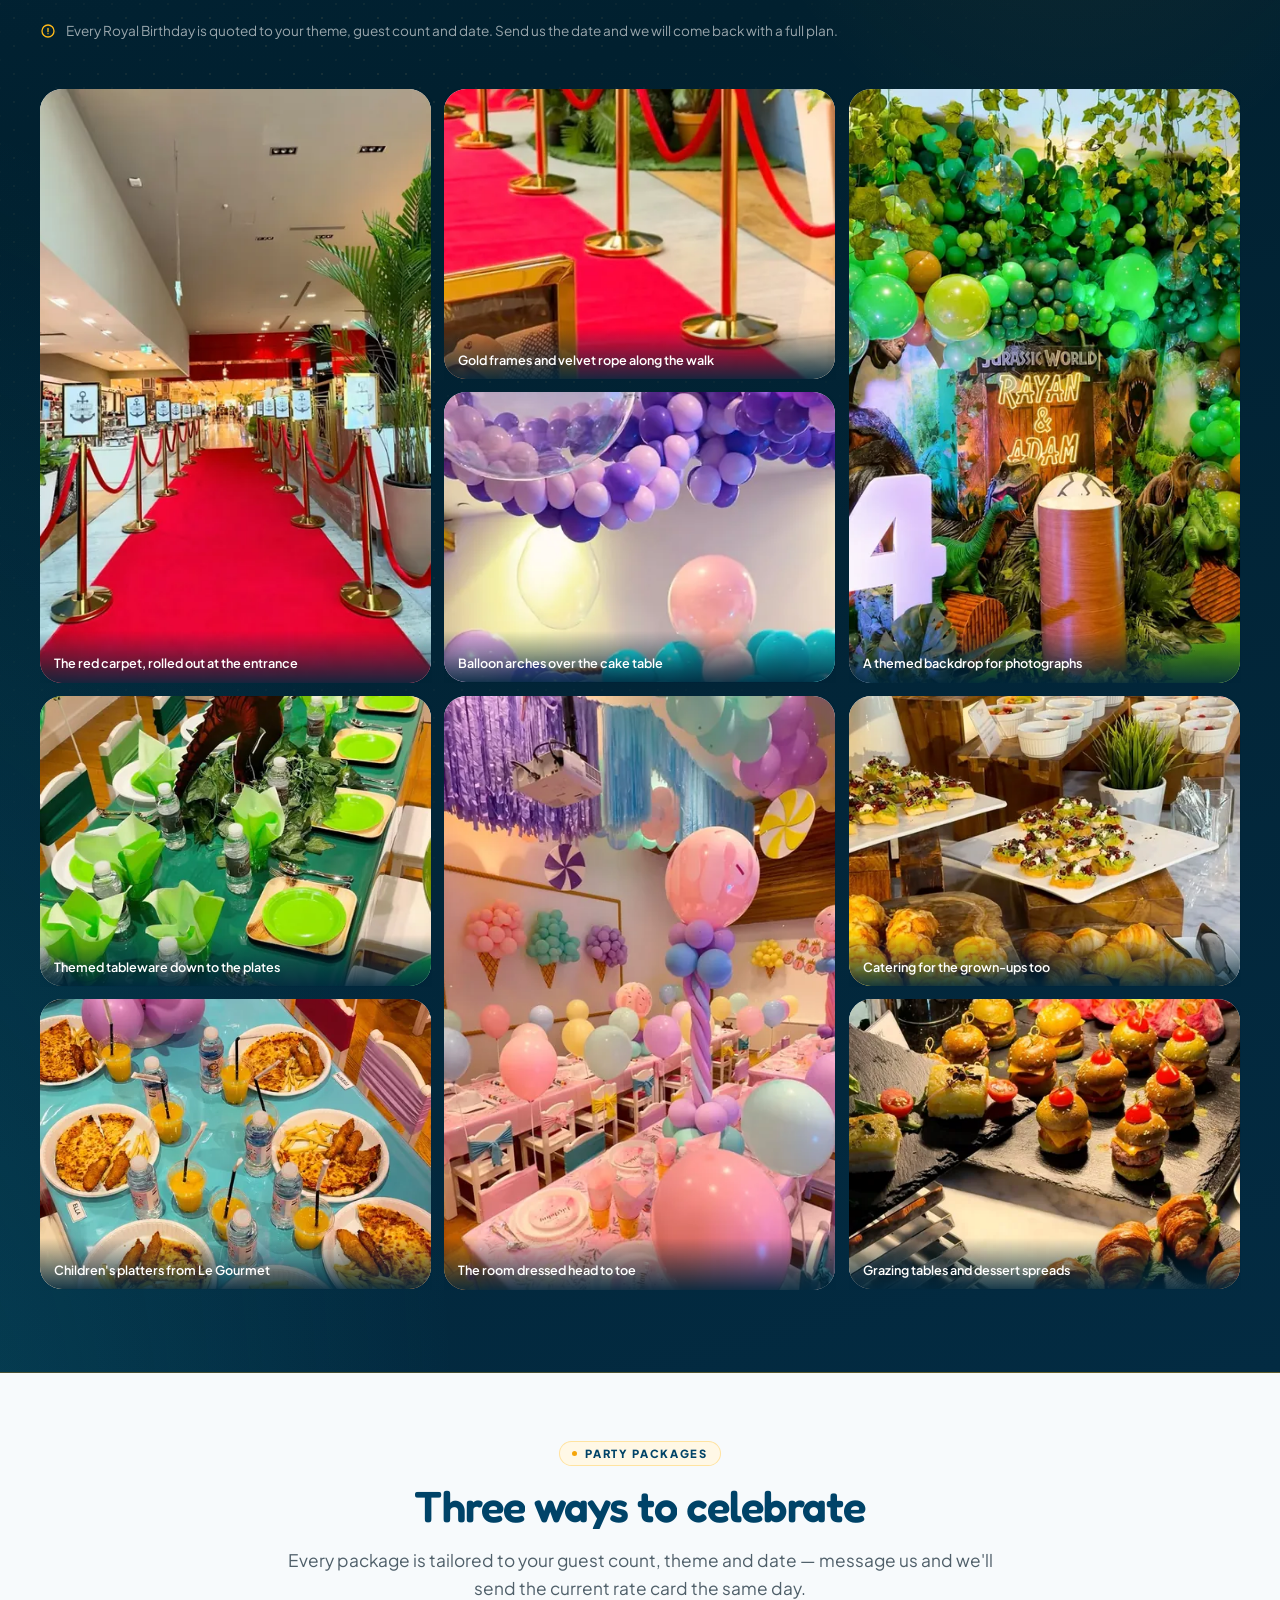
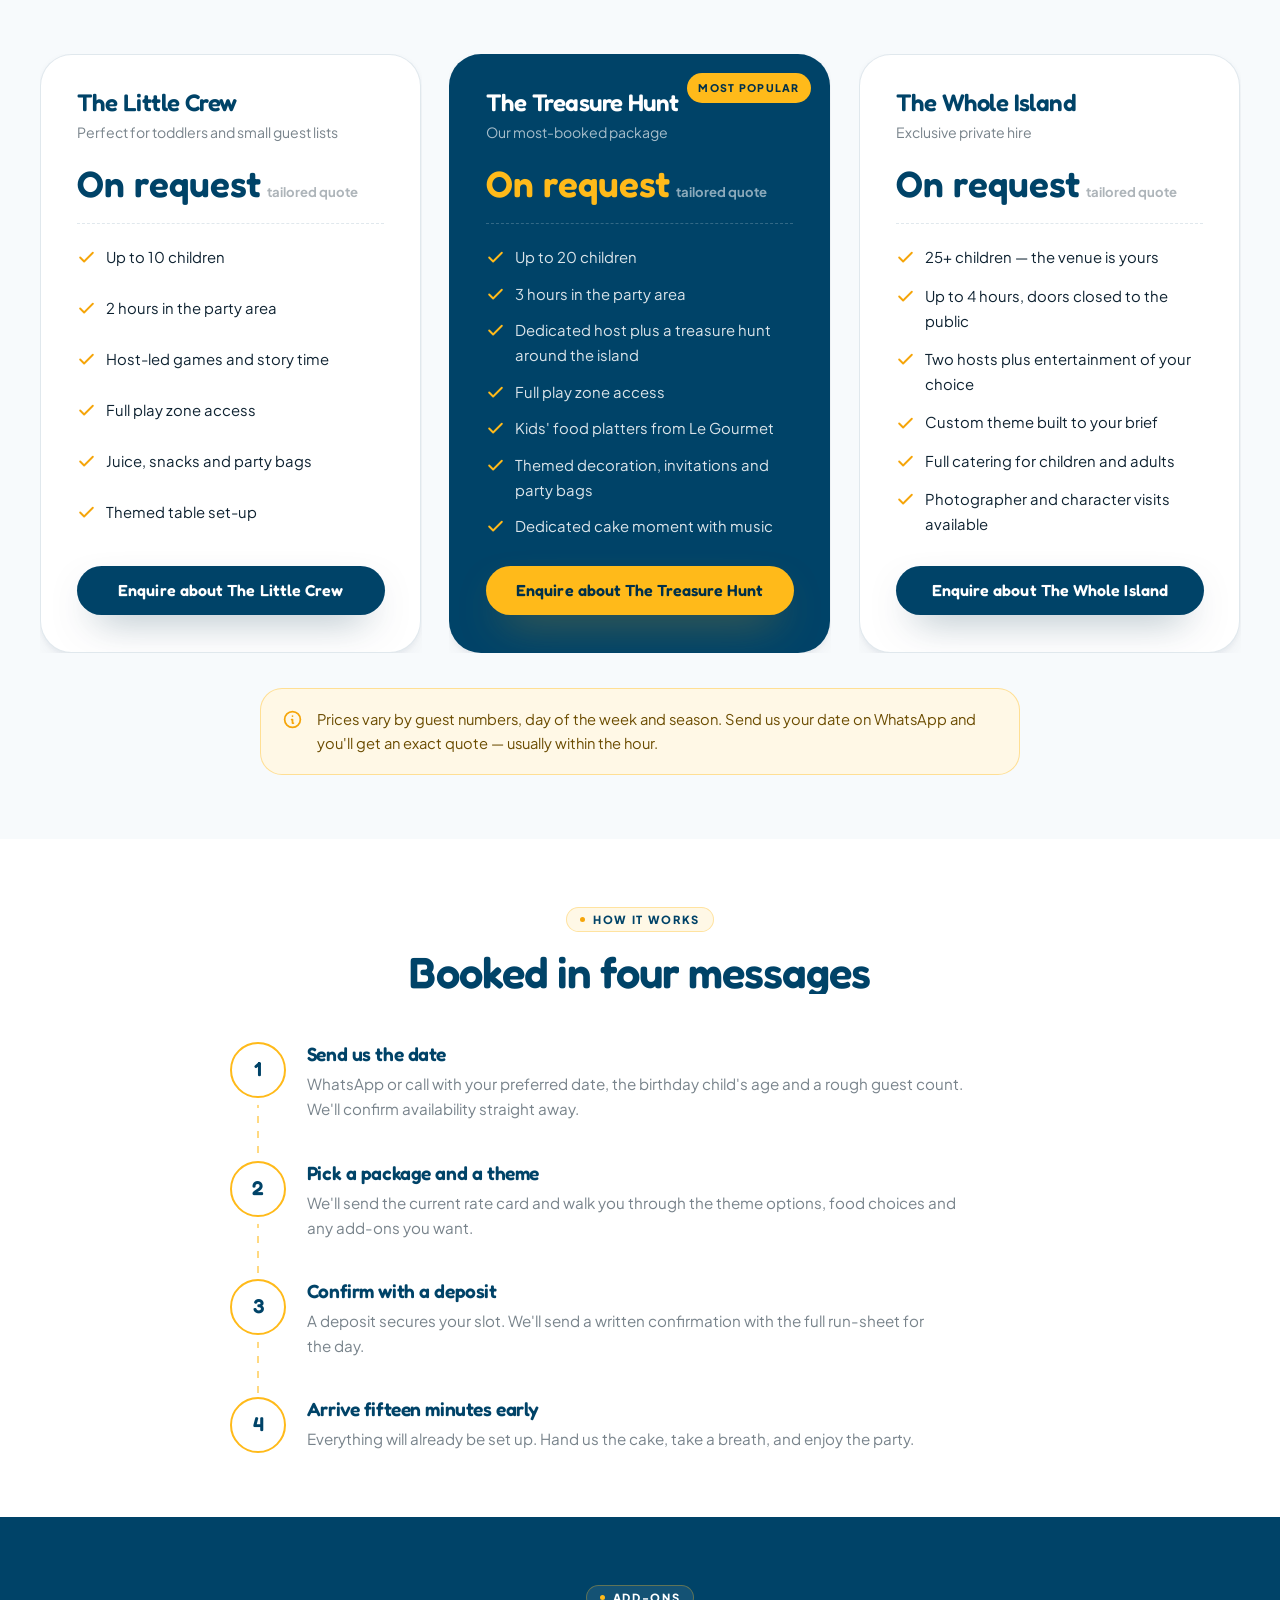
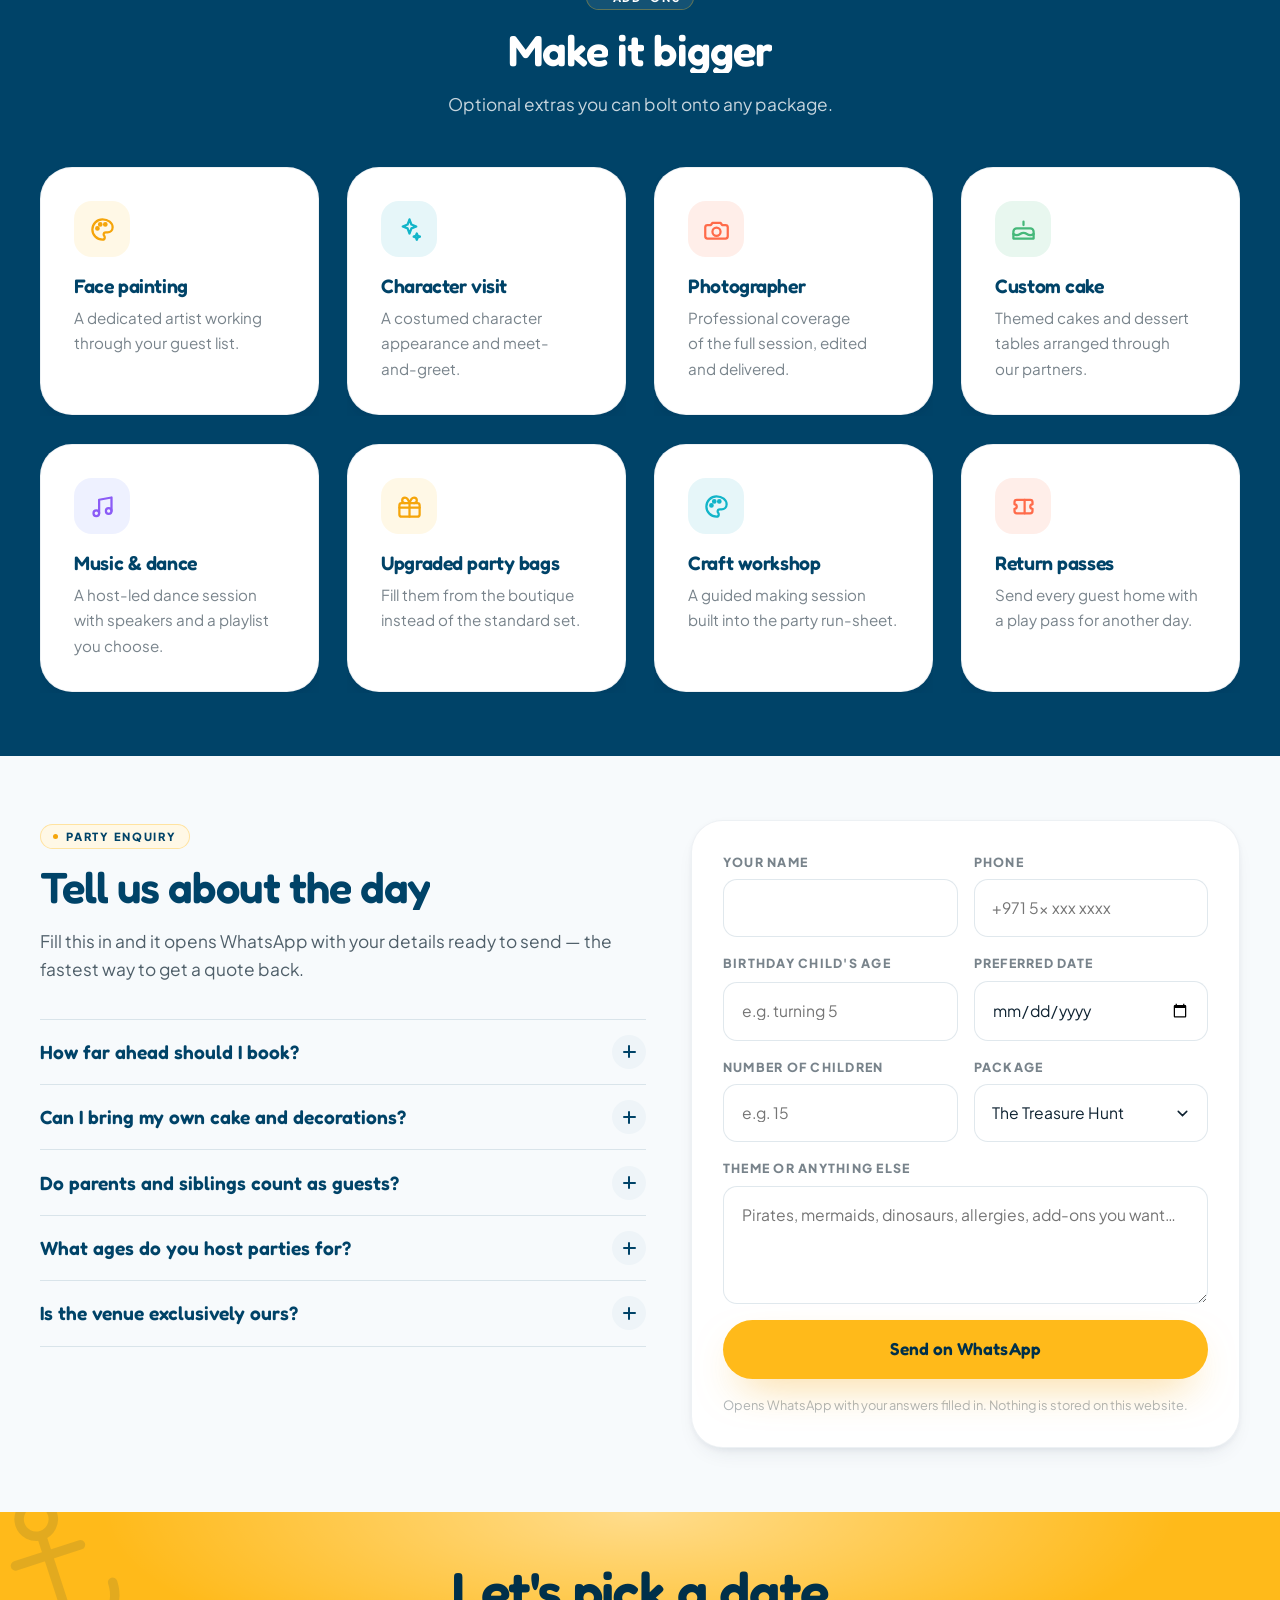
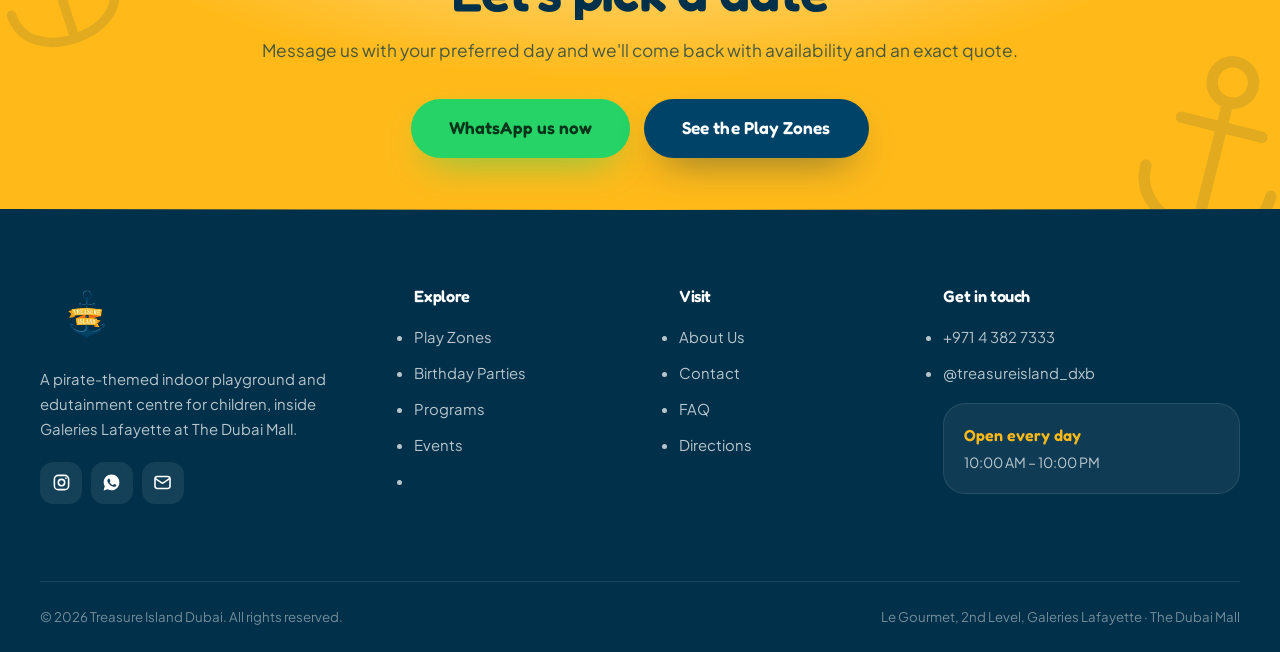
<file: birthdays.html>
<!DOCTYPE html>
<html lang="en">
<head>
<meta charset="utf-8">
<meta name="viewport" content="width=device-width, initial-scale=1, viewport-fit=cover">
<title>Royal Birthday Parties in Dubai | Treasure Island, The Dubai Mall</title>
<meta name="description" content="The Royal Birthday: a red-carpet arrival, framed portraits of the birthday child, a themed backdrop, custom cake, styled tables and a dedicated host. Kids birthday party packages at The Dubai Mall.">
<link rel="canonical" href="https://mohammadmarwanbalkis-sketch.github.io/treasure-island/birthdays.html">
<meta property="og:url" content="https://mohammadmarwanbalkis-sketch.github.io/treasure-island/birthdays.html">
<meta property="og:site_name" content="Treasure Island Dubai">
<meta name="twitter:title" content="Royal Birthday Parties in Dubai | Treasure Island, The Dubai Mall">
<meta name="twitter:description" content="The Royal Birthday: a red-carpet arrival, framed portraits of the birthday child, a themed backdrop, custom cake, styled tables and a dedicated host. Kids birthday party packages at The Dubai Mall.">
<meta name="twitter:image" content="https://mohammadmarwanbalkis-sketch.github.io/treasure-island/assets/img/royal-carpet.webp">
<meta name="robots" content="index,follow,max-image-preview:large,max-snippet:-1,max-video-preview:-1">
<meta name="geo.region" content="AE-DU">
<meta name="geo.placename" content="The Dubai Mall, Downtown Dubai">
<meta name="geo.position" content="25.1972;55.2796">
<meta name="ICBM" content="25.1972, 55.2796">
<meta name="author" content="Treasure Island Dubai">
<link rel="alternate" hreflang="en-ae" href="https://mohammadmarwanbalkis-sketch.github.io/treasure-island/birthdays.html">
<link rel="alternate" hreflang="x-default" href="https://mohammadmarwanbalkis-sketch.github.io/treasure-island/birthdays.html">
<meta name="theme-color" content="#004368">
<meta property="og:type" content="website">
<meta property="og:title" content="Royal Birthday Parties in Dubai | Treasure Island, The Dubai Mall">
<meta property="og:description" content="The Royal Birthday: a red-carpet arrival, framed portraits of the birthday child, a themed backdrop, custom cake, styled tables and a dedicated host. Kids birthday party packages at The Dubai Mall.">
<meta property="og:image" content="https://mohammadmarwanbalkis-sketch.github.io/treasure-island/assets/img/royal-carpet.webp">
<meta property="og:locale" content="en_AE">
<meta name="twitter:card" content="summary_large_image">
<link rel="icon" href="assets/favicon-32.png" sizes="32x32">
<link rel="apple-touch-icon" href="assets/favicon.png">
<link rel="preconnect" href="https://fonts.googleapis.com">
<link rel="preconnect" href="https://fonts.gstatic.com" crossorigin>
<link href="https://fonts.googleapis.com/css2?family=Fredoka:wght@400;500;600;700&family=Plus+Jakarta+Sans:wght@400;500;600;700;800&display=swap" rel="stylesheet">
<link rel="stylesheet" href="assets/css/style.css?v=20284bcb">
<script type="application/ld+json">
{
 "@context": "https://schema.org",
 "@graph": [
  {
   "@type": "Organization",
   "@id": "https://mohammadmarwanbalkis-sketch.github.io/treasure-island/#organization",
   "name": "Treasure Island Dubai",
   "url": "https://mohammadmarwanbalkis-sketch.github.io/treasure-island/",
   "logo": {
    "@id": "https://mohammadmarwanbalkis-sketch.github.io/treasure-island/#logo"
   },
   "sameAs": [
    "https://www.instagram.com/treasureisland_dxb/"
   ],
   "contactPoint": [
    {
     "@type": "ContactPoint",
     "telephone": "+97143827333",
     "contactType": "customer service",
     "areaServed": "AE",
     "availableLanguage": [
      "English",
      "Arabic"
     ]
    },
    {
     "@type": "ContactPoint",
     "telephone": "+971504738452",
     "contactType": "reservations",
     "areaServed": "AE",
     "availableLanguage": [
      "English",
      "Arabic"
     ]
    }
   ]
  },
  {
   "@type": [
    "AmusementPark",
    "ChildCare",
    "LocalBusiness"
   ],
   "@id": "https://mohammadmarwanbalkis-sketch.github.io/treasure-island/#business",
   "name": "Treasure Island Dubai",
   "alternateName": "Treasure Island - The Dubai Mall",
   "description": "Pirate-themed indoor playground and edutainment centre for children aged 1-10, on the second level of Galeries Lafayette at The Dubai Mall.",
   "url": "https://mohammadmarwanbalkis-sketch.github.io/treasure-island/",
   "logo": {
    "@type": "ImageObject",
    "@id": "https://mohammadmarwanbalkis-sketch.github.io/treasure-island/#logo",
    "url": "https://mohammadmarwanbalkis-sketch.github.io/treasure-island/assets/logo.png",
    "width": 420,
    "height": 290,
    "caption": "Treasure Island Dubai"
   },
   "image": [
    "https://mohammadmarwanbalkis-sketch.github.io/treasure-island/assets/img/entrance-hero.webp",
    "https://mohammadmarwanbalkis-sketch.github.io/treasure-island/assets/img/royal-carpet.webp",
    "https://mohammadmarwanbalkis-sketch.github.io/treasure-island/assets/img/hall-tall.webp"
   ],
   "telephone": "+97143827333",
   "email": "hello@treasureislanddubai.ae",
   "priceRange": "$$",
   "currenciesAccepted": "AED",
   "paymentAccepted": "Cash, Credit Card, Debit Card",
   "address": {
    "@type": "PostalAddress",
    "streetAddress": "Le Gourmet, 2nd Level, Galeries Lafayette, The Dubai Mall, Mohammed Bin Rashid Boulevard",
    "addressLocality": "Dubai",
    "addressRegion": "Dubai",
    "postalCode": "00000",
    "addressCountry": "AE"
   },
   "geo": {
    "@type": "GeoCoordinates",
    "latitude": 25.1972,
    "longitude": 55.2796
   },
   "hasMap": "https://www.google.com/maps/search/?api=1&query=Galeries+Lafayette+The+Dubai+Mall",
   "openingHoursSpecification": [
    {
     "@type": "OpeningHoursSpecification",
     "dayOfWeek": [
      "Monday",
      "Tuesday",
      "Wednesday",
      "Thursday",
      "Friday",
      "Saturday",
      "Sunday"
     ],
     "opens": "10:00",
     "closes": "22:00"
    }
   ],
   "sameAs": [
    "https://www.instagram.com/treasureisland_dxb/"
   ],
   "areaServed": [
    {
     "@type": "City",
     "name": "Dubai"
    },
    {
     "@type": "Country",
     "name": "United Arab Emirates"
    }
   ],
   "publicAccess": true,
   "isAccessibleForFree": false,
   "smokingAllowed": false,
   "audience": {
    "@type": "PeopleAudience",
    "suggestedMinAge": 1,
    "suggestedMaxAge": 10
   },
   "amenityFeature": [
    {
     "@type": "LocationFeatureSpecification",
     "name": "Nine themed play zones",
     "value": true
    },
    {
     "@type": "LocationFeatureSpecification",
     "name": "Gated toddler area for under-threes",
     "value": true
    },
    {
     "@type": "LocationFeatureSpecification",
     "name": "Supervised by trained play hosts",
     "value": true
    },
    {
     "@type": "LocationFeatureSpecification",
     "name": "Step-free wheelchair and pram access",
     "value": true
    },
    {
     "@type": "LocationFeatureSpecification",
     "name": "Birthday party rooms",
     "value": true
    },
    {
     "@type": "LocationFeatureSpecification",
     "name": "Grip socks available at reception",
     "value": true
    }
   ],
   "containsPlace": [
    {
     "@type": "Place",
     "name": "The Play Fort"
    },
    {
     "@type": "Place",
     "name": "Jump Bay"
    },
    {
     "@type": "Place",
     "name": "Create & Learn"
    },
    {
     "@type": "Place",
     "name": "The Lighthouse"
    },
    {
     "@type": "Place",
     "name": "Pirates' Cove"
    },
    {
     "@type": "Place",
     "name": "Toddler Lagoon"
    },
    {
     "@type": "Place",
     "name": "Role-Play Village"
    },
    {
     "@type": "Place",
     "name": "The Party Deck"
    },
    {
     "@type": "Place",
     "name": "The Boutique"
    }
   ],
   "parentOrganization": {
    "@id": "https://mohammadmarwanbalkis-sketch.github.io/treasure-island/#organization"
   }
  },
  {
   "@type": "WebSite",
   "@id": "https://mohammadmarwanbalkis-sketch.github.io/treasure-island/#website",
   "url": "https://mohammadmarwanbalkis-sketch.github.io/treasure-island/",
   "name": "Treasure Island Dubai",
   "publisher": {
    "@id": "https://mohammadmarwanbalkis-sketch.github.io/treasure-island/#organization"
   },
   "inLanguage": "en-AE"
  },
  {
   "@type": "BreadcrumbList",
   "@id": "https://mohammadmarwanbalkis-sketch.github.io/treasure-island/birthdays.html#breadcrumb",
   "itemListElement": [
    {
     "@type": "ListItem",
     "position": 1,
     "name": "Home",
     "item": "https://mohammadmarwanbalkis-sketch.github.io/treasure-island/"
    },
    {
     "@type": "ListItem",
     "position": 2,
     "name": "Birthdays",
     "item": "https://mohammadmarwanbalkis-sketch.github.io/treasure-island/birthdays.html"
    }
   ]
  },
  {
   "@type": "WebPage",
   "@id": "https://mohammadmarwanbalkis-sketch.github.io/treasure-island/birthdays.html#webpage",
   "url": "https://mohammadmarwanbalkis-sketch.github.io/treasure-island/birthdays.html",
   "name": "Royal Birthday Parties in Dubai | Treasure Island, The Dubai Mall",
   "description": "The Royal Birthday: a red-carpet arrival, framed portraits of the birthday child, a themed backdrop, custom cake, styled tables and a dedicated host. Kids birthday party packages at The Dubai Mall.",
   "isPartOf": {
    "@id": "https://mohammadmarwanbalkis-sketch.github.io/treasure-island/#website"
   },
   "about": {
    "@id": "https://mohammadmarwanbalkis-sketch.github.io/treasure-island/#business"
   },
   "primaryImageOfPage": {
    "@type": "ImageObject",
    "url": "https://mohammadmarwanbalkis-sketch.github.io/treasure-island/assets/img/royal-carpet.webp"
   },
   "inLanguage": "en-AE",
   "speakable": {
    "@type": "SpeakableSpecification",
    "cssSelector": [
     "h1",
     ".lead"
    ]
   },
   "breadcrumb": {
    "@id": "https://mohammadmarwanbalkis-sketch.github.io/treasure-island/birthdays.html#breadcrumb"
   }
  },
  {
   "@type": "FAQPage",
   "@id": "https://mohammadmarwanbalkis-sketch.github.io/treasure-island/birthdays.html#faq",
   "mainEntity": [
    {
     "@type": "Question",
     "name": "How far ahead should I book?",
     "acceptedAnswer": {
      "@type": "Answer",
      "text": "Two to four weeks is comfortable. Weekends, school holidays and the winter season book up faster — if you have a fixed date in mind, message us as early as you can."
     }
    },
    {
     "@type": "Question",
     "name": "Can I bring my own cake and decorations?",
     "acceptedAnswer": {
      "@type": "Answer",
      "text": "Cakes from a licensed bakery are welcome. For decorations, talk to us first — we set your theme up ourselves and want it to work with the space."
     }
    },
    {
     "@type": "Question",
     "name": "Do parents and siblings count as guests?",
     "acceptedAnswer": {
      "@type": "Answer",
      "text": "Accompanying adults are welcome at no extra charge. Siblings who are playing count towards the children's total — mention them when you enquire so the quote is accurate."
     }
    },
    {
     "@type": "Question",
     "name": "What ages do you host parties for?",
     "acceptedAnswer": {
      "@type": "Answer",
      "text": "We host from first birthdays up to around age ten. Tell us the age group and we'll match the games and zones to it."
     }
    },
    {
     "@type": "Question",
     "name": "Is the venue exclusively ours?",
     "acceptedAnswer": {
      "@type": "Answer",
      "text": "Only with the Whole Island package. The other two run alongside normal opening hours, with your own decorated party area reserved for your group."
     }
    }
   ]
  },
  {
   "@type": "Service",
   "@id": "https://mohammadmarwanbalkis-sketch.github.io/treasure-island/#royal-birthday",
   "serviceType": "Children's birthday party",
   "name": "The Royal Birthday",
   "description": "Treasure Island's signature birthday celebration: a red-carpet arrival with gold stanchions and velvet ropes, framed portraits of the birthday child along the walk, a themed backdrop, balloon installations, a custom themed cake, styled tables and tableware, catering for children and adults, and a dedicated host running the day.",
   "provider": {
    "@id": "https://mohammadmarwanbalkis-sketch.github.io/treasure-island/#business"
   },
   "areaServed": {
    "@type": "City",
    "name": "Dubai"
   },
   "audience": {
    "@type": "PeopleAudience",
    "suggestedMinAge": 1,
    "suggestedMaxAge": 10
   },
   "url": "https://mohammadmarwanbalkis-sketch.github.io/treasure-island/birthdays.html#royal",
   "image": [
    "https://mohammadmarwanbalkis-sketch.github.io/treasure-island/assets/img/royal-carpet.webp",
    "https://mohammadmarwanbalkis-sketch.github.io/treasure-island/assets/img/royal-frames-tall.webp",
    "https://mohammadmarwanbalkis-sketch.github.io/treasure-island/assets/img/royal-cake.webp"
   ],
   "offers": {
    "@type": "Offer",
    "priceCurrency": "AED",
    "availability": "https://schema.org/InStock",
    "url": "https://mohammadmarwanbalkis-sketch.github.io/treasure-island/birthdays.html#royal",
    "priceSpecification": {
     "@type": "PriceSpecification",
     "priceCurrency": "AED",
     "description": "Quoted to your theme, guest count and date."
    },
    "seller": {
     "@id": "https://mohammadmarwanbalkis-sketch.github.io/treasure-island/#business"
    }
   }
  },
  {
   "@type": "VideoObject",
   "@id": "https://mohammadmarwanbalkis-sketch.github.io/treasure-island/#royal-film",
   "name": "The Royal Birthday at Treasure Island Dubai",
   "description": "A Royal Birthday at Treasure Island, The Dubai Mall: the birthday child arrives on a red carpet lined with gold stanchions and framed portraits, walks in to a themed room, and celebrates with entertainment, a custom cake and a dedicated host.",
   "thumbnailUrl": [
    "https://mohammadmarwanbalkis-sketch.github.io/treasure-island/assets/img/royal-film-poster.webp"
   ],
   "uploadDate": "2026-08-27",
   "duration": "PT23S",
   "contentUrl": "https://mohammadmarwanbalkis-sketch.github.io/treasure-island/assets/video/royal-film.mp4",
   "encodingFormat": "video/mp4",
   "width": 720,
   "height": 1280,
   "isFamilyFriendly": true,
   "inLanguage": "en-AE",
   "publisher": {
    "@id": "https://mohammadmarwanbalkis-sketch.github.io/treasure-island/#organization"
   },
   "about": {
    "@id": "https://mohammadmarwanbalkis-sketch.github.io/treasure-island/#royal-birthday"
   },
   "regionsAllowed": "AE"
  }
 ]
}
</script>
</head>
<body>

<a class="skip" href="#main">Skip to content</a>

<!-- ============ PRELOADER ============ -->
<div id="preloader">
  <div class="pl-inner">
    <svg class="pl-anchor" viewBox="0 0 100 100" aria-hidden="true">
      <circle cx="50" cy="18" r="9"/>
      <path d="M50 27v55"/>
      <path d="M32 38h36"/>
      <path d="M22 62c0 14 12 22 28 22s28-8 28-22"/>
      <path d="M22 62l-8 6 2-11M78 62l8 6-2-11"/>
    </svg>
    <div class="pl-word">Treasure Island</div>
    <div class="pl-bar"><i></i></div>
  </div>
</div>

<div class="progress" aria-hidden="true"></div>


<div class="progress" aria-hidden="true"></div>

<!-- ============ NAV ============ -->
<header class="nav">
  <div class="nav-in">
    <a class="brand" href="index.html" aria-label="Treasure Island Dubai — home">
      <img src="assets/logo@180.webp" alt="Treasure Island Dubai" width="66" height="46">
      <span class="brand-txt"><b>Treasure Island</b><span>Dubai Mall</span></span>
    </a>
    <nav class="nav-links" aria-label="Main">
      <a href="index.html">Home</a>
      <a href="play.html">Play Zones</a>
      <a href="birthdays.html">Birthdays</a>
      <a href="programs.html">Programs</a>
      <a href="events.html">Events</a>
      <a href="play.html#shop">Boutique</a>
      <a href="about.html">About</a>
    </nav>
    <div class="nav-cta">
      <a class="btn btn--gold btn--sm" href="contact.html" data-magnet="0.24">
        Plan a Visit
        <svg class="i-arrow" viewBox="0 0 24 24" fill="none" stroke="currentColor" stroke-width="2.4" stroke-linecap="round" stroke-linejoin="round" aria-hidden="true"><path d="M5 12h14M13 6l6 6-6 6"/></svg>
      </a>
      <button class="burger" aria-label="Open menu" aria-expanded="false" aria-controls="drawer"><i></i><i></i><i></i></button>
    </div>
  </div>
</header>

<!-- ============ MOBILE DRAWER ============ -->
<div class="drawer" id="drawer">
  <div></div>
  <nav class="drawer-links" aria-label="Mobile">
    <a href="index.html"><em>01</em> Home</a>
    <a href="play.html"><em>02</em> Play Zones</a>
    <a href="birthdays.html"><em>03</em> Birthdays</a>
    <a href="programs.html"><em>04</em> Programs</a>
    <a href="events.html"><em>05</em> Events</a>
    <a href="play.html#shop"><em>06</em> Boutique</a>
    <a href="about.html"><em>07</em> About</a>
    <a href="contact.html"><em>08</em> Contact</a>
  </nav>
  <div class="drawer-foot">
    <div class="btn-row">
      <a class="btn btn--gold" href="https://wa.me/971504738452?text=Hello%20Treasure%20Island%2C%0A%0AI%27d%20like%20to%20know%20more%20about%20Treasure%20Island%20at%20The%20Dubai%20Mall.%0A%0A%E2%80%94%20Sent%20from%20the%20Treasure%20Island%20website" target="_blank" rel="noopener">
        <svg viewBox="0 0 24 24" fill="currentColor" aria-hidden="true"><path d="M12.04 2C6.58 2 2.13 6.45 2.13 11.91c0 1.75.46 3.45 1.32 4.95L2 22l5.25-1.38a9.9 9.9 0 004.79 1.22h.01c5.46 0 9.91-4.45 9.91-9.91S17.5 2 12.04 2zm5.8 14.13c-.24.68-1.42 1.31-1.95 1.36-.5.05-.98.24-3.3-.69-2.78-1.1-4.55-3.94-4.69-4.12-.14-.19-1.12-1.49-1.12-2.84s.71-2.02.96-2.29c.25-.28.55-.35.73-.35.18 0 .37 0 .53.01.17.01.4-.06.63.48.24.57.8 1.97.87 2.11.07.14.12.31.02.5-.09.19-.14.31-.28.47-.14.17-.3.37-.42.5-.14.14-.29.29-.12.57.16.28.73 1.2 1.56 1.94 1.07.95 1.98 1.25 2.26 1.39.28.14.44.12.61-.07.17-.19.7-.82.89-1.1.18-.28.37-.23.62-.14.25.09 1.61.76 1.89.9.28.14.46.21.53.33.07.11.07.65-.17 1.33z"/></svg>
        WhatsApp Us
      </a>
      <a class="btn btn--light" href="tel:+97143827333">Call</a>
    </div>
    <div class="drawer-meta">
      <span>Le Gourmet, 2nd Level, Galeries Lafayette</span>
      <span>The Dubai Mall · Open daily 10 AM – 10 PM</span>
      <a href="https://www.instagram.com/treasureisland_dxb/" target="_blank" rel="noopener">@treasureisland_dxb</a>
    </div>
  </div>
</div>


<main id="main">

<section class="phead">
  <img class="phead-img" src="assets/img/party-02@900.webp" alt="" aria-hidden="true" data-px="0.1" loading="eager" decoding="async" srcset="assets/img/party-02@500.webp 500w, assets/img/party-02@700.webp 700w, assets/img/party-02@900.webp 900w, assets/img/party-02.webp 1200w" sizes="(max-width:640px) 51vw, 68vw">
  <div class="shell">
    <div class="crumbs">
      <a href="index.html">Home</a>
      <svg viewBox="0 0 24 24" fill="none" stroke="currentColor" stroke-width="2.4" stroke-linecap="round" stroke-linejoin="round"><path d="M9 18l6-6-6-6"/></svg>
      <span>Birthdays</span>
    </div>
    <span class="eyebrow eyebrow--light">Birthday Parties</span>
    <h1 class="split" style="margin-top:1rem">The party they'll talk<br>about all year</h1>
    <p class="lead">Themed set-up, a dedicated host, games, cake moment and the full run of the island — you bring the birthday star, we handle everything else.</p>
  </div>
  <div class="wave wave--bottom" aria-hidden="true">
    <svg viewBox="0 0 1440 110" preserveAspectRatio="none"><path fill="#ffffff" d="M0,64L60,69.3C120,75,240,85,360,80C480,75,600,53,720,48C840,43,960,53,1080,64C1200,75,1320,85,1380,90.7L1440,96L1440,110L0,110Z"/></svg>
  </div>
</section>
<!-- ============ ROYAL BIRTHDAY ============ -->
<section class="royal royal--feature" id="royal" aria-labelledby="royal-h">
  <span class="royal-watermark" aria-hidden="true">
    <svg viewBox="0 0 48 48" fill="none" stroke="currentColor" stroke-width="1.4" stroke-linecap="round" stroke-linejoin="round"><path d="M8 18l7 6 9-12 9 12 7-6-4 20H12L8 18z"/><circle cx="24" cy="9" r="2.4"/><path d="M14 38h20"/></svg>
  </span>

  <div class="shell">

    <div class="royal-stage">
      <figure class="royal-film-col" data-reveal="scale">
        <div class="rfilm" data-film>
          <img class="rfilm-poster" src="assets/img/royal-film-poster@480.webp"
               srcset="assets/img/royal-film-poster@480.webp 480w, assets/img/royal-film-poster.webp 720w"
               sizes="(max-width:820px) 78vw, 30vw"
               alt="A Royal Birthday arrival on the red carpet at Treasure Island Dubai"
               width="720" height="1280" loading="lazy" decoding="async">
          <video class="rfilm-loop" muted loop playsinline preload="none" aria-hidden="true" tabindex="-1">
            <source data-src="assets/video/royal-loop.mp4" type="video/mp4">
          </video>
          <video class="rfilm-full" playsinline preload="none" poster="assets/img/royal-film-poster.webp">
            <source data-src="assets/video/royal-film.mp4" type="video/mp4">
            Your browser cannot play this video.
          </video>
          <i class="c c1"></i><i class="c c2"></i><i class="c c3"></i><i class="c c4"></i>
          <button class="rfilm-play" type="button" aria-label="Play the Royal Birthday film">
            <svg viewBox="0 0 24 24" fill="currentColor" aria-hidden="true"><path d="M7 4.5v15l13-7.5-13-7.5z"/></svg>
          </button>
          <div class="rfilm-cap"><b>Watch</b>A Royal Birthday, start to finish</div>
        </div>
        <figcaption class="royal-plate">
          <b>The Royal Birthday</b>
          <span>Filmed at Treasure Island &middot; The Dubai Mall</span>
        </figcaption>
      </figure>

      <div class="royal-copy-col">
        <div class="royal-crest" data-reveal><svg viewBox="0 0 48 48" fill="none" stroke="currentColor" stroke-width="2.2" stroke-linecap="round" stroke-linejoin="round" aria-hidden="true"><path d="M8 18l7 6 9-12 9 12 7-6-4 20H12L8 18z"/><circle cx="24" cy="9" r="2.4" fill="currentColor" stroke="none"/><path d="M14 38h20"/></svg><span>Our signature celebration</span></div>
        <h2 id="royal-h" class="foil" data-reveal>The Royal Birthday</h2>
        <div class="royal-rule" aria-hidden="true"><i></i></div>

        <p class="lead" data-reveal>
          This is the one we are known for. The birthday child arrives to a red carpet rolled out at the
          entrance, lined with gold stanchions, velvet ropes and their own portraits in gold frames. They
          walk it, they are announced, and they step into a room dressed head to toe in the theme they
          chose.
        </p>
        <p class="lead" data-reveal>
          Our crew runs the entire day &mdash; the welcome, the games, the cake, the photographs and the
          clean-up. Parents are guests at their own child&rsquo;s party.
        </p>

        <div class="royal-marks" data-stagger="70">
          <div data-reveal><b>Red carpet</b><span>Arrival &amp; announcement</span></div>
          <div data-reveal><b>Gold frames</b><span>Portraits along the walk</span></div>
          <div data-reveal><b>Their theme</b><span>Backdrop, cake &amp; tables</span></div>
        </div>

        <div class="btn-row" data-reveal>
          <a class="btn btn--gold btn--lg" href="#enquire" data-magnet="0.28">Enquire about a Royal Birthday <svg class="i-arrow" viewBox="0 0 24 24" fill="none" stroke="currentColor" stroke-width="2.4" stroke-linecap="round" stroke-linejoin="round" aria-hidden="true"><path d="M5 12h14M13 6l6 6-6 6"/></svg></a>
          <a class="btn btn--light btn--lg" href="https://wa.me/971504738452?text=Hello%20Treasure%20Island%2C%0A%0AI%27d%20like%20to%20book%20the%20Treasure%20Island%20Royal%20Birthday.%0A%0A%E2%80%A2%20Child%27s%20name%20and%20age%3A%0A%E2%80%A2%20Preferred%20date%20and%20time%3A%0A%E2%80%A2%20Number%20of%20children%3A%0A%E2%80%A2%20Theme%20or%20colours%3A%0A%0A%E2%80%94%20Sent%20from%20the%20Treasure%20Island%20website%20%28Royal%20Birthday%29" target="_blank" rel="noopener" data-magnet="0.2">Ask on WhatsApp</a>
        </div>
      </div>
    </div>

    <div class="royal-orn" aria-hidden="true"><i></i><b>What every Royal Birthday includes</b><i></i></div>

    <ul class="royal-decree" data-stagger="55">
        <li data-reveal><span class="rn">01</span><div><b>A red-carpet arrival</b><span>Gold stanchions, velvet ropes and the carpet rolled out from the entrance.</span></div></li>
        <li data-reveal><span class="rn">02</span><div><b>Framed portraits of the child</b><span>Their photographs displayed in gold frames along the walk in.</span></div></li>
        <li data-reveal><span class="rn">03</span><div><b>A themed backdrop</b><span>Built to your theme, and the best photo spot of the day.</span></div></li>
        <li data-reveal><span class="rn">04</span><div><b>Balloon installations</b><span>Arches, garlands and centrepieces in your colours.</span></div></li>
        <li data-reveal><span class="rn">05</span><div><b>A custom cake</b><span>Made to the theme, with the cake moment run by our host.</span></div></li>
        <li data-reveal><span class="rn">06</span><div><b>Styled tables and tableware</b><span>Cloths, plates, napkins and favours matched to the theme.</span></div></li>
        <li data-reveal><span class="rn">07</span><div><b>Food for children and adults</b><span>Kids&rsquo; platters and a grown-up spread from Le Gourmet.</span></div></li>
        <li data-reveal><span class="rn">08</span><div><b>A dedicated host and games</b><span>Someone running the whole day so you do not have to.</span></div></li>
        <li data-reveal><span class="rn">09</span><div><b>The run of all nine zones</b><span>Your guests have every play zone for the whole session.</span></div></li>
    </ul>

    <p class="royal-note" data-reveal>
      <svg viewBox="0 0 24 24" fill="none" stroke="currentColor" stroke-width="2" stroke-linecap="round" stroke-linejoin="round" aria-hidden="true"><circle cx="12" cy="12" r="9"/><path d="M12 8v5M12 16h.01"/></svg>
      Every Royal Birthday is quoted to your theme, guest count and date. Send us the date and we will come back with a full plan.
    </p>

  </div>

  <div class="shell" style="margin-top:clamp(2rem,3.6vw,3.2rem)">
    <div class="royal-wall" data-stagger="55">
      <figure class="tall" data-reveal="scale">
        <img class="lazy" src="assets/img/royal-carpet-tall@500.webp" srcset="assets/img/royal-carpet-tall@500.webp 500w, assets/img/royal-carpet-tall@700.webp 700w, assets/img/royal-carpet-tall@900.webp 900w"
             sizes="(max-width:520px) 88vw, (max-width:820px) 44vw, 29vw"
             alt="The red carpet, rolled out at the entrance &mdash; Royal Birthday at Treasure Island Dubai"
             width="944" height="1259" loading="lazy" decoding="async">
        <figcaption>The red carpet, rolled out at the entrance</figcaption>
      </figure>
      <figure class="" data-reveal="scale">
        <img class="lazy" src="assets/img/royal-frames@500.webp" srcset="assets/img/royal-frames@500.webp 500w"
             sizes="(max-width:520px) 88vw, (max-width:820px) 44vw, 29vw"
             alt="Gold frames and velvet rope along the walk &mdash; Royal Birthday at Treasure Island Dubai"
             width="560" height="420" loading="lazy" decoding="async">
        <figcaption>Gold frames and velvet rope along the walk</figcaption>
      </figure>
      <figure class="tall" data-reveal="scale">
        <img class="lazy" src="assets/img/royal-backdrop-tall@500.webp" srcset="assets/img/royal-backdrop-tall@500.webp 500w, assets/img/royal-backdrop-tall@700.webp 700w, assets/img/royal-backdrop-tall@900.webp 900w"
             sizes="(max-width:520px) 88vw, (max-width:820px) 44vw, 29vw"
             alt="A themed backdrop for photographs &mdash; Royal Birthday at Treasure Island Dubai"
             width="957" height="1276" loading="lazy" decoding="async">
        <figcaption>A themed backdrop for photographs</figcaption>
      </figure>
      <figure class="" data-reveal="scale">
        <img class="lazy" src="assets/img/royal-arch@500.webp" srcset="assets/img/royal-arch@500.webp 500w"
             sizes="(max-width:520px) 88vw, (max-width:820px) 44vw, 29vw"
             alt="Balloon arches over the cake table &mdash; Royal Birthday at Treasure Island Dubai"
             width="639" height="480" loading="lazy" decoding="async">
        <figcaption>Balloon arches over the cake table</figcaption>
      </figure>
      <figure class="" data-reveal="scale">
        <img class="lazy" src="assets/img/royal-table-dino@500.webp" srcset="assets/img/royal-table-dino@500.webp 500w, assets/img/royal-table-dino@700.webp 700w, assets/img/royal-table-dino@900.webp 900w"
             sizes="(max-width:520px) 88vw, (max-width:820px) 44vw, 29vw"
             alt="Themed tableware down to the plates &mdash; Royal Birthday at Treasure Island Dubai"
             width="904" height="678" loading="lazy" decoding="async">
        <figcaption>Themed tableware down to the plates</figcaption>
      </figure>
      <figure class="tall" data-reveal="scale">
        <img class="lazy" src="assets/img/royal-pastel-tall@500.webp" srcset="assets/img/royal-pastel-tall@500.webp 500w, assets/img/royal-pastel-tall@700.webp 700w, assets/img/royal-pastel-tall@900.webp 900w"
             sizes="(max-width:520px) 88vw, (max-width:820px) 44vw, 29vw"
             alt="The room dressed head to toe &mdash; Royal Birthday at Treasure Island Dubai"
             width="902" height="1203" loading="lazy" decoding="async">
        <figcaption>The room dressed head to toe</figcaption>
      </figure>
      <figure class="" data-reveal="scale">
        <img class="lazy" src="assets/img/royal-buffet@500.webp" srcset="assets/img/royal-buffet@500.webp 500w, assets/img/royal-buffet@700.webp 700w, assets/img/royal-buffet@900.webp 900w"
             sizes="(max-width:520px) 88vw, (max-width:820px) 44vw, 29vw"
             alt="Catering for the grown-ups too &mdash; Royal Birthday at Treasure Island Dubai"
             width="912" height="684" loading="lazy" decoding="async">
        <figcaption>Catering for the grown-ups too</figcaption>
      </figure>
      <figure class="" data-reveal="scale">
        <img class="lazy" src="assets/img/royal-table-teal@500.webp" srcset="assets/img/royal-table-teal@500.webp 500w, assets/img/royal-table-teal@700.webp 700w, assets/img/royal-table-teal@900.webp 900w"
             sizes="(max-width:520px) 88vw, (max-width:820px) 44vw, 29vw"
             alt="Children's platters from Le Gourmet &mdash; Royal Birthday at Treasure Island Dubai"
             width="907" height="680" loading="lazy" decoding="async">
        <figcaption>Children's platters from Le Gourmet</figcaption>
      </figure>
      <figure class="" data-reveal="scale">
        <img class="lazy" src="assets/img/royal-food@500.webp" srcset="assets/img/royal-food@500.webp 500w, assets/img/royal-food@700.webp 700w, assets/img/royal-food@900.webp 900w"
             sizes="(max-width:520px) 88vw, (max-width:820px) 44vw, 29vw"
             alt="Grazing tables and dessert spreads &mdash; Royal Birthday at Treasure Island Dubai"
             width="924" height="693" loading="lazy" decoding="async">
        <figcaption>Grazing tables and dessert spreads</figcaption>
      </figure>
    </div>
  </div>
</section>

<section class="section section--paper" id="packages">
  <div class="shell">
    <div class="sec-head sec-head--center">
      <span class="eyebrow eyebrow--center">Party packages</span>
      <h2 class="split">Three ways to celebrate</h2>
      <p class="lead">Every package is tailored to your guest count, theme and date — message us and we'll send the current rate card the same day.</p>
    </div>
    <div class="grid g-3" style="margin-top:clamp(2.2rem,4vw,3.2rem)" data-stagger="120">
      <article class="pack" data-reveal data-tilt="4">
  
  <h3>The Little Crew</h3>
  <p class="pack-sub">Perfect for toddlers and small guest lists</p>
  <div class="pack-price"><b>On request</b><span>tailored quote</span></div>
  <ul><li><svg viewBox="0 0 24 24" fill="none" stroke="currentColor" stroke-width="2.4" stroke-linecap="round" stroke-linejoin="round"><path d="M20 6L9 17l-5-5"/></svg>Up to 10 children</li><li><svg viewBox="0 0 24 24" fill="none" stroke="currentColor" stroke-width="2.4" stroke-linecap="round" stroke-linejoin="round"><path d="M20 6L9 17l-5-5"/></svg>2 hours in the party area</li><li><svg viewBox="0 0 24 24" fill="none" stroke="currentColor" stroke-width="2.4" stroke-linecap="round" stroke-linejoin="round"><path d="M20 6L9 17l-5-5"/></svg>Host-led games and story time</li><li><svg viewBox="0 0 24 24" fill="none" stroke="currentColor" stroke-width="2.4" stroke-linecap="round" stroke-linejoin="round"><path d="M20 6L9 17l-5-5"/></svg>Full play zone access</li><li><svg viewBox="0 0 24 24" fill="none" stroke="currentColor" stroke-width="2.4" stroke-linecap="round" stroke-linejoin="round"><path d="M20 6L9 17l-5-5"/></svg>Juice, snacks and party bags</li><li><svg viewBox="0 0 24 24" fill="none" stroke="currentColor" stroke-width="2.4" stroke-linecap="round" stroke-linejoin="round"><path d="M20 6L9 17l-5-5"/></svg>Themed table set-up</li></ul>
  <a class="btn btn--navy" href="https://wa.me/971504738452?text=Hello%20Treasure%20Island%2C%0A%0AI%27d%20like%20to%20enquire%20about%20The%20Little%20Crew%20birthday%20package.%0A%0A%E2%80%A2%20Child%27s%20name%20and%20age%3A%0A%E2%80%A2%20Preferred%20date%20and%20time%3A%0A%E2%80%A2%20Number%20of%20children%3A%0A%0A%E2%80%94%20Sent%20from%20the%20Treasure%20Island%20website%20%28The%20Little%20Crew%29" target="_blank" rel="noopener">Enquire about The Little Crew</a>
</article>
      <article class="pack pack--hero" data-reveal data-tilt="4">
  <span class="pack-flag">Most popular</span>
  <h3>The Treasure Hunt</h3>
  <p class="pack-sub">Our most-booked package</p>
  <div class="pack-price"><b>On request</b><span>tailored quote</span></div>
  <ul><li><svg viewBox="0 0 24 24" fill="none" stroke="currentColor" stroke-width="2.4" stroke-linecap="round" stroke-linejoin="round"><path d="M20 6L9 17l-5-5"/></svg>Up to 20 children</li><li><svg viewBox="0 0 24 24" fill="none" stroke="currentColor" stroke-width="2.4" stroke-linecap="round" stroke-linejoin="round"><path d="M20 6L9 17l-5-5"/></svg>3 hours in the party area</li><li><svg viewBox="0 0 24 24" fill="none" stroke="currentColor" stroke-width="2.4" stroke-linecap="round" stroke-linejoin="round"><path d="M20 6L9 17l-5-5"/></svg>Dedicated host plus a treasure hunt around the island</li><li><svg viewBox="0 0 24 24" fill="none" stroke="currentColor" stroke-width="2.4" stroke-linecap="round" stroke-linejoin="round"><path d="M20 6L9 17l-5-5"/></svg>Full play zone access</li><li><svg viewBox="0 0 24 24" fill="none" stroke="currentColor" stroke-width="2.4" stroke-linecap="round" stroke-linejoin="round"><path d="M20 6L9 17l-5-5"/></svg>Kids' food platters from Le Gourmet</li><li><svg viewBox="0 0 24 24" fill="none" stroke="currentColor" stroke-width="2.4" stroke-linecap="round" stroke-linejoin="round"><path d="M20 6L9 17l-5-5"/></svg>Themed decoration, invitations and party bags</li><li><svg viewBox="0 0 24 24" fill="none" stroke="currentColor" stroke-width="2.4" stroke-linecap="round" stroke-linejoin="round"><path d="M20 6L9 17l-5-5"/></svg>Dedicated cake moment with music</li></ul>
  <a class="btn btn--gold" href="https://wa.me/971504738452?text=Hello%20Treasure%20Island%2C%0A%0AI%27d%20like%20to%20enquire%20about%20The%20Treasure%20Hunt%20birthday%20package.%0A%0A%E2%80%A2%20Child%27s%20name%20and%20age%3A%0A%E2%80%A2%20Preferred%20date%20and%20time%3A%0A%E2%80%A2%20Number%20of%20children%3A%0A%0A%E2%80%94%20Sent%20from%20the%20Treasure%20Island%20website%20%28The%20Treasure%20Hunt%29" target="_blank" rel="noopener">Enquire about The Treasure Hunt</a>
</article>
      <article class="pack" data-reveal data-tilt="4">
  
  <h3>The Whole Island</h3>
  <p class="pack-sub">Exclusive private hire</p>
  <div class="pack-price"><b>On request</b><span>tailored quote</span></div>
  <ul><li><svg viewBox="0 0 24 24" fill="none" stroke="currentColor" stroke-width="2.4" stroke-linecap="round" stroke-linejoin="round"><path d="M20 6L9 17l-5-5"/></svg>25+ children — the venue is yours</li><li><svg viewBox="0 0 24 24" fill="none" stroke="currentColor" stroke-width="2.4" stroke-linecap="round" stroke-linejoin="round"><path d="M20 6L9 17l-5-5"/></svg>Up to 4 hours, doors closed to the public</li><li><svg viewBox="0 0 24 24" fill="none" stroke="currentColor" stroke-width="2.4" stroke-linecap="round" stroke-linejoin="round"><path d="M20 6L9 17l-5-5"/></svg>Two hosts plus entertainment of your choice</li><li><svg viewBox="0 0 24 24" fill="none" stroke="currentColor" stroke-width="2.4" stroke-linecap="round" stroke-linejoin="round"><path d="M20 6L9 17l-5-5"/></svg>Custom theme built to your brief</li><li><svg viewBox="0 0 24 24" fill="none" stroke="currentColor" stroke-width="2.4" stroke-linecap="round" stroke-linejoin="round"><path d="M20 6L9 17l-5-5"/></svg>Full catering for children and adults</li><li><svg viewBox="0 0 24 24" fill="none" stroke="currentColor" stroke-width="2.4" stroke-linecap="round" stroke-linejoin="round"><path d="M20 6L9 17l-5-5"/></svg>Photographer and character visits available</li></ul>
  <a class="btn btn--navy" href="https://wa.me/971504738452?text=Hello%20Treasure%20Island%2C%0A%0AI%27d%20like%20to%20enquire%20about%20The%20Whole%20Island%20birthday%20package.%0A%0A%E2%80%A2%20Child%27s%20name%20and%20age%3A%0A%E2%80%A2%20Preferred%20date%20and%20time%3A%0A%E2%80%A2%20Number%20of%20children%3A%0A%0A%E2%80%94%20Sent%20from%20the%20Treasure%20Island%20website%20%28The%20Whole%20Island%29" target="_blank" rel="noopener">Enquire about The Whole Island</a>
</article>
    </div>
    <div class="note" style="margin-top:2.2rem;max-width:760px;margin-inline:auto" data-reveal>
      <svg viewBox="0 0 24 24" fill="none" stroke="currentColor" stroke-width="2" stroke-linecap="round" stroke-linejoin="round" aria-hidden="true"><circle cx="12" cy="12" r="9"/><path d="M12 8h.01M11 12h1v4h1"/></svg>
      <span>Prices vary by guest numbers, day of the week and season. Send us your date on WhatsApp and you'll get an exact quote — usually within the hour.</span>
    </div>
  </div>
</section>

<section class="section">
  <div class="shell">
    <div class="sec-head sec-head--center">
      <span class="eyebrow eyebrow--center">How it works</span>
      <h2 class="split">Booked in four messages</h2>
    </div>
    <div class="steps" style="margin-top:clamp(2.2rem,4vw,3rem);max-width:820px;margin-inline:auto" data-stagger="110">
      <div class="step" data-reveal><span class="step-n">1</span><div><h4>Send us the date</h4><p>WhatsApp or call with your preferred date, the birthday child's age and a rough guest count. We'll confirm availability straight away.</p></div></div>
      <div class="step" data-reveal><span class="step-n">2</span><div><h4>Pick a package and a theme</h4><p>We'll send the current rate card and walk you through the theme options, food choices and any add-ons you want.</p></div></div>
      <div class="step" data-reveal><span class="step-n">3</span><div><h4>Confirm with a deposit</h4><p>A deposit secures your slot. We'll send a written confirmation with the full run-sheet for the day.</p></div></div>
      <div class="step" data-reveal><span class="step-n">4</span><div><h4>Arrive fifteen minutes early</h4><p>Everything will already be set up. Hand us the cake, take a breath, and enjoy the party.</p></div></div>
    </div>
  </div>
</section>

<section class="section section--navy">
  <div class="shell">
    <div class="sec-head sec-head--center">
      <span class="eyebrow eyebrow--light eyebrow--center">Add-ons</span>
      <h2 class="split">Make it bigger</h2>
      <p class="lead">Optional extras you can bolt onto any package.</p>
    </div>
    <div class="grid g-4" style="margin-top:clamp(2rem,4vw,3rem)" data-stagger="100">
      <div class="feat" data-reveal data-tilt="6"><div class="feat-ico"><svg viewBox="0 0 24 24" fill="none" stroke="currentColor" stroke-width="2" stroke-linecap="round" stroke-linejoin="round" aria-hidden="true"><path d="M12 3a9 9 0 100 18c1.1 0 2-.9 2-2 0-.5-.2-1-.5-1.3-.3-.4-.5-.8-.5-1.2 0-1.1.9-2 2-2h1.5A4.5 4.5 0 0021 10c0-3.9-4-7-9-7z"/><circle cx="7.5" cy="11" r="1.1"/><circle cx="10" cy="7.5" r="1.1"/><circle cx="14.5" cy="7.5" r="1.1"/></svg></div><h3>Face painting</h3><p>A dedicated artist working through your guest list.</p></div>
      <div class="feat feat--c1" data-reveal data-tilt="6"><div class="feat-ico"><svg viewBox="0 0 24 24" fill="none" stroke="currentColor" stroke-width="2" stroke-linecap="round" stroke-linejoin="round" aria-hidden="true"><path d="M12 3l1.7 4.6L18 9.3l-4.3 1.7L12 15.6l-1.7-4.6L6 9.3l4.3-1.7L12 3z"/><path d="M18.5 15.5l.8 2 2 .8-2 .8-.8 2-.8-2-2-.8 2-.8.8-2z"/></svg></div><h3>Character visit</h3><p>A costumed character appearance and meet-and-greet.</p></div>
      <div class="feat feat--c2" data-reveal data-tilt="6"><div class="feat-ico"><svg viewBox="0 0 24 24" fill="none" stroke="currentColor" stroke-width="2" stroke-linecap="round" stroke-linejoin="round" aria-hidden="true"><path d="M4 8h3l1.5-2h7L17 8h3a2 2 0 012 2v8a2 2 0 01-2 2H4a2 2 0 01-2-2v-8a2 2 0 012-2z"/><circle cx="12" cy="14" r="3.6"/></svg></div><h3>Photographer</h3><p>Professional coverage of the full session, edited and delivered.</p></div>
      <div class="feat feat--c3" data-reveal data-tilt="6"><div class="feat-ico"><svg viewBox="0 0 24 24" fill="none" stroke="currentColor" stroke-width="2" stroke-linecap="round" stroke-linejoin="round" aria-hidden="true"><path d="M3 20h18v-6a3 3 0 00-3-3H6a3 3 0 00-3 3v6z"/><path d="M12 8V5"/><path d="M3 16c2 1.4 4 1.4 6 0s4-1.4 6 0 4 1.4 6 0"/></svg></div><h3>Custom cake</h3><p>Themed cakes and dessert tables arranged through our partners.</p></div>
      <div class="feat feat--c4" data-reveal data-tilt="6"><div class="feat-ico"><svg viewBox="0 0 24 24" fill="none" stroke="currentColor" stroke-width="2" stroke-linecap="round" stroke-linejoin="round" aria-hidden="true"><path d="M9 18V6l11-2v12"/><circle cx="6.5" cy="18" r="2.5"/><circle cx="17.5" cy="16" r="2.5"/></svg></div><h3>Music &amp; dance</h3><p>A host-led dance session with speakers and a playlist you choose.</p></div>
      <div class="feat" data-reveal data-tilt="6"><div class="feat-ico"><svg viewBox="0 0 24 24" fill="none" stroke="currentColor" stroke-width="2" stroke-linecap="round" stroke-linejoin="round" aria-hidden="true"><rect x="3" y="9" width="18" height="12" rx="2"/><path d="M3 13h18M12 9v12"/><path d="M12 9S10.5 4 8 4a2.4 2.4 0 000 5M12 9s1.5-5 4-5a2.4 2.4 0 010 5"/></svg></div><h3>Upgraded party bags</h3><p>Fill them from the boutique instead of the standard set.</p></div>
      <div class="feat feat--c1" data-reveal data-tilt="6"><div class="feat-ico"><svg viewBox="0 0 24 24" fill="none" stroke="currentColor" stroke-width="2" stroke-linecap="round" stroke-linejoin="round" aria-hidden="true"><path d="M12 3a9 9 0 100 18c1.1 0 2-.9 2-2 0-.5-.2-1-.5-1.3-.3-.4-.5-.8-.5-1.2 0-1.1.9-2 2-2h1.5A4.5 4.5 0 0021 10c0-3.9-4-7-9-7z"/><circle cx="7.5" cy="11" r="1.1"/><circle cx="10" cy="7.5" r="1.1"/><circle cx="14.5" cy="7.5" r="1.1"/></svg></div><h3>Craft workshop</h3><p>A guided making session built into the party run-sheet.</p></div>
      <div class="feat feat--c2" data-reveal data-tilt="6"><div class="feat-ico"><svg viewBox="0 0 24 24" fill="none" stroke="currentColor" stroke-width="2" stroke-linecap="round" stroke-linejoin="round" aria-hidden="true"><path d="M4 8a2 2 0 012-2h12a2 2 0 012 2v2a2 2 0 000 4v2a2 2 0 01-2 2H6a2 2 0 01-2-2v-2a2 2 0 000-4V8z"/><path d="M13 6v12"/></svg></div><h3>Return passes</h3><p>Send every guest home with a play pass for another day.</p></div>
    </div>
  </div>
</section>

<section class="section section--paper" id="enquire">
  <div class="shell contact-grid">
    <div>
      <span class="eyebrow">Party enquiry</span>
      <h2 class="split" style="margin-top:1rem">Tell us about the day</h2>
      <p class="lead" style="margin-top:1.1rem">Fill this in and it opens WhatsApp with your details ready to send — the fastest way to get a quote back.</p>

      <div class="acc" data-single style="margin-top:2.2rem">
        <div class="acc-item"><button class="acc-q" type="button">How far ahead should I book?<span class="acc-ico"></span></button><div class="acc-a"><p>Two to four weeks is comfortable. Weekends, school holidays and the winter season book up faster — if you have a fixed date in mind, message us as early as you can.</p></div></div>
        <div class="acc-item"><button class="acc-q" type="button">Can I bring my own cake and decorations?<span class="acc-ico"></span></button><div class="acc-a"><p>Cakes from a licensed bakery are welcome. For decorations, talk to us first — we set your theme up ourselves and want it to work with the space.</p></div></div>
        <div class="acc-item"><button class="acc-q" type="button">Do parents and siblings count as guests?<span class="acc-ico"></span></button><div class="acc-a"><p>Accompanying adults are welcome at no extra charge. Siblings who are playing count towards the children's total — mention them when you enquire so the quote is accurate.</p></div></div>
        <div class="acc-item"><button class="acc-q" type="button">What ages do you host parties for?<span class="acc-ico"></span></button><div class="acc-a"><p>We host from first birthdays up to around age ten. Tell us the age group and we'll match the games and zones to it.</p></div></div>
        <div class="acc-item"><button class="acc-q" type="button">Is the venue exclusively ours?<span class="acc-ico"></span></button><div class="acc-a"><p>Only with the Whole Island package. The other two run alongside normal opening hours, with your own decorated party area reserved for your group.</p></div></div>
      </div>
    </div>

    <div class="info-card">
      <form class="form" data-wa="971504738452" data-wa-title="*Birthday party enquiry*">
        <div class="field-2">
          <div class="field"><label for="bd-name">Your name</label><input id="bd-name" name="name" type="text" required autocomplete="name"></div>
          <div class="field"><label for="bd-phone">Phone</label><input id="bd-phone" name="phone" type="tel" required autocomplete="tel" placeholder="+971 5x xxx xxxx"></div>
        </div>
        <div class="field-2">
          <div class="field"><label for="bd-child">Birthday child's age</label><input id="bd-child" name="age" type="text" placeholder="e.g. turning 5"></div>
          <div class="field"><label for="bd-date">Preferred date</label><input id="bd-date" name="date" type="date"></div>
        </div>
        <div class="field-2">
          <div class="field"><label for="bd-guests">Number of children</label><input id="bd-guests" name="guests" type="number" min="1" placeholder="e.g. 15"></div>
          <div class="field"><label for="bd-package">Package</label>
            <select id="bd-package" name="package">
              <option>The Little Crew</option>
              <option selected>The Treasure Hunt</option>
              <option>The Whole Island</option>
              <option>Not sure yet — advise me</option>
            </select>
          </div>
        </div>
        <div class="field"><label for="bd-notes">Theme or anything else</label><textarea id="bd-notes" name="notes" placeholder="Pirates, mermaids, dinosaurs, allergies, add-ons you want…"></textarea></div>
        <button class="btn btn--gold btn--lg" type="submit" data-magnet="0.24">Send on WhatsApp</button>
        <p class="form-note">Opens WhatsApp with your answers filled in. Nothing is stored on this website.</p>
      </form>
    </div>
  </div>
</section>
<section class="cta-band">
  <svg class="cta-anchor a1" viewBox="0 0 100 100" fill="none" stroke="currentColor" stroke-width="5" stroke-linecap="round" aria-hidden="true"><circle cx="50" cy="18" r="9"/><path d="M50 27v55M32 38h36M22 62c0 14 12 22 28 22s28-8 28-22"/></svg><svg class="cta-anchor a2" viewBox="0 0 100 100" fill="none" stroke="currentColor" stroke-width="5" stroke-linecap="round" aria-hidden="true"><circle cx="50" cy="18" r="9"/><path d="M50 27v55M32 38h36M22 62c0 14 12 22 28 22s28-8 28-22"/></svg>
  <div class="shell">
    <h2 class="split">Let's pick a date</h2>
    <p class="lead">Message us with your preferred day and we'll come back with availability and an exact quote.</p>
    <div class="btn-row btn-row--center">
      <a class="btn btn--wa btn--lg" href="https://wa.me/971504738452?text=Hello%20Treasure%20Island%2C%0A%0AI%27d%20like%20to%20book%20a%20birthday%20party.%0A%0A%E2%80%A2%20Child%27s%20name%20and%20age%3A%0A%E2%80%A2%20Preferred%20date%20and%20time%3A%0A%E2%80%A2%20Number%20of%20children%3A%0A%E2%80%A2%20Package%20you%20are%20interested%20in%3A%0A%0A%E2%80%94%20Sent%20from%20the%20Treasure%20Island%20website%20%28Birthdays%29" target="_blank" rel="noopener" data-magnet="0.3">WhatsApp us now</a>
      <a class="btn btn--navy btn--lg" href="play.html" data-magnet="0.26">See the Play Zones</a>
    </div>
  </div>
</section>

</main>

<!-- ============ FOOTER ============ -->
<footer class="footer">
  <div class="shell foot-grid">
    <div class="foot-brand foot">
      <img src="assets/logo@180.webp" alt="Treasure Island Dubai" width="93" height="64">
      <p>A pirate-themed indoor playground and edutainment centre for children, inside Galeries Lafayette at The Dubai Mall.</p>
      <div class="socials">
        <a href="https://www.instagram.com/treasureisland_dxb/" target="_blank" rel="noopener" aria-label="Instagram">
          <svg viewBox="0 0 24 24" fill="none" stroke="currentColor" stroke-width="2"><rect x="3" y="3" width="18" height="18" rx="5"/><circle cx="12" cy="12" r="4"/><circle cx="17.5" cy="6.5" r="1.1" fill="currentColor" stroke="none"/></svg>
        </a>
        <a href="https://wa.me/971504738452?text=Hello%20Treasure%20Island%2C%0A%0AI%27d%20like%20to%20know%20more%20about%20Treasure%20Island%20at%20The%20Dubai%20Mall.%0A%0A%E2%80%94%20Sent%20from%20the%20Treasure%20Island%20website" target="_blank" rel="noopener" aria-label="WhatsApp">
          <svg viewBox="0 0 24 24" fill="currentColor"><path d="M12.04 2C6.58 2 2.13 6.45 2.13 11.91c0 1.75.46 3.45 1.32 4.95L2 22l5.25-1.38a9.9 9.9 0 004.79 1.22h.01c5.46 0 9.91-4.45 9.91-9.91S17.5 2 12.04 2zm5.8 14.13c-.24.68-1.42 1.31-1.95 1.36-.5.05-.98.24-3.3-.69-2.78-1.1-4.55-3.94-4.69-4.12-.14-.19-1.12-1.49-1.12-2.84s.71-2.02.96-2.29c.25-.28.55-.35.73-.35.18 0 .37 0 .53.01.17.01.4-.06.63.48.24.57.8 1.97.87 2.11.07.14.12.31.02.5-.09.19-.14.31-.28.47-.14.17-.3.37-.42.5-.14.14-.29.29-.12.57.16.28.73 1.2 1.56 1.94 1.07.95 1.98 1.25 2.26 1.39.28.14.44.12.61-.07.17-.19.7-.82.89-1.1.18-.28.37-.23.62-.14.25.09 1.61.76 1.89.9.28.14.46.21.53.33.07.11.07.65-.17 1.33z"/></svg>
        </a>
        <a href="mailto:hello@treasureislanddubai.ae" aria-label="Email">
          <svg viewBox="0 0 24 24" fill="none" stroke="currentColor" stroke-width="2" stroke-linecap="round" stroke-linejoin="round"><rect x="2.5" y="4.5" width="19" height="15" rx="3"/><path d="M3 7l9 6 9-6"/></svg>
        </a>
      </div>
    </div>

    <div class="foot">
      <h4>Explore</h4>
      <ul>
        <li><a href="play.html">Play Zones</a></li>
        <li><a href="birthdays.html">Birthday Parties</a></li>
        <li><a href="programs.html">Programs</a></li>
        <li><a href="events.html">Events</a></li>
        <li></li>
      </ul>
    </div>

    <div class="foot">
      <h4>Visit</h4>
      <ul>
        <li><a href="about.html">About Us</a></li>
        <li><a href="contact.html">Contact</a></li>
        <li><a href="contact.html#faq">FAQ</a></li>
        <li><a href="https://maps.google.com/?q=Galeries+Lafayette+The+Dubai+Mall" target="_blank" rel="noopener">Directions</a></li>
      </ul>
    </div>

    <div class="foot">
      <h4>Get in touch</h4>
      <ul>
        <li><a href="tel:+97143827333">+971 4 382 7333</a></li>
        <li><a href="https://www.instagram.com/treasureisland_dxb/" target="_blank" rel="noopener">@treasureisland_dxb</a></li>
      </ul>
      <div class="foot-hours">
        <b>Open every day</b>
        <span>10:00 AM – 10:00 PM</span>
      </div>
    </div>
  </div>

  <div class="shell foot-bottom">
    <span>© <span data-year></span> Treasure Island Dubai. All rights reserved.</span>
    <span>Le Gourmet, 2nd Level, Galeries Lafayette · The Dubai Mall</span>
  </div>
</footer>

<!-- ============ FLOATING ACTIONS ============ -->
<div class="floaties">
  <a class="fab fab--wa" href="https://wa.me/971504738452?text=Hello%20Treasure%20Island%2C%0A%0AI%27d%20like%20to%20know%20more%20about%20Treasure%20Island%20at%20The%20Dubai%20Mall.%0A%0A%E2%80%94%20Sent%20from%20the%20Treasure%20Island%20website" target="_blank" rel="noopener" aria-label="Chat on WhatsApp">
    <span class="fab-tip">Chat with us</span>
    <svg viewBox="0 0 24 24" fill="currentColor" aria-hidden="true"><path d="M12.04 2C6.58 2 2.13 6.45 2.13 11.91c0 1.75.46 3.45 1.32 4.95L2 22l5.25-1.38a9.9 9.9 0 004.79 1.22h.01c5.46 0 9.91-4.45 9.91-9.91S17.5 2 12.04 2zm5.8 14.13c-.24.68-1.42 1.31-1.95 1.36-.5.05-.98.24-3.3-.69-2.78-1.1-4.55-3.94-4.69-4.12-.14-.19-1.12-1.49-1.12-2.84s.71-2.02.96-2.29c.25-.28.55-.35.73-.35.18 0 .37 0 .53.01.17.01.4-.06.63.48.24.57.8 1.97.87 2.11.07.14.12.31.02.5-.09.19-.14.31-.28.47-.14.17-.3.37-.42.5-.14.14-.29.29-.12.57.16.28.73 1.2 1.56 1.94 1.07.95 1.98 1.25 2.26 1.39.28.14.44.12.61-.07.17-.19.7-.82.89-1.1.18-.28.37-.23.62-.14.25.09 1.61.76 1.89.9.28.14.46.21.53.33.07.11.07.65-.17 1.33z"/></svg>
  </a>
  <button class="fab fab--top" aria-label="Back to top" onclick="window.scrollTo({top:0,behavior:'smooth'})">
    <svg viewBox="0 0 24 24" fill="none" stroke="currentColor" stroke-width="2.6" stroke-linecap="round" stroke-linejoin="round" aria-hidden="true"><path d="M12 19V5M5 12l7-7 7 7"/></svg>
  </button>
</div>


<!-- ============ FLOATING ACTIONS ============ -->
<div class="floaties">
  <a class="fab fab--wa" href="https://wa.me/971504738452?text=Hello%20Treasure%20Island%2C%0A%0AI%27d%20like%20to%20know%20more%20about%20Treasure%20Island%20at%20The%20Dubai%20Mall.%0A%0A%E2%80%94%20Sent%20from%20the%20Treasure%20Island%20website" target="_blank" rel="noopener" aria-label="Chat on WhatsApp">
    <span class="fab-tip">Chat with us</span>
    <svg viewBox="0 0 24 24" fill="currentColor" aria-hidden="true"><path d="M12.04 2C6.58 2 2.13 6.45 2.13 11.91c0 1.75.46 3.45 1.32 4.95L2 22l5.25-1.38a9.9 9.9 0 004.79 1.22h.01c5.46 0 9.91-4.45 9.91-9.91S17.5 2 12.04 2zm5.8 14.13c-.24.68-1.42 1.31-1.95 1.36-.5.05-.98.24-3.3-.69-2.78-1.1-4.55-3.94-4.69-4.12-.14-.19-1.12-1.49-1.12-2.84s.71-2.02.96-2.29c.25-.28.55-.35.73-.35.18 0 .37 0 .53.01.17.01.4-.06.63.48.24.57.8 1.97.87 2.11.07.14.12.31.02.5-.09.19-.14.31-.28.47-.14.17-.3.37-.42.5-.14.14-.29.29-.12.57.16.28.73 1.2 1.56 1.94 1.07.95 1.98 1.25 2.26 1.39.28.14.44.12.61-.07.17-.19.7-.82.89-1.1.18-.28.37-.23.62-.14.25.09 1.61.76 1.89.9.28.14.46.21.53.33.07.11.07.65-.17 1.33z"/></svg>
  </a>
  <button class="fab fab--top" aria-label="Back to top" onclick="window.scrollTo({top:0,behavior:'smooth'})">
    <svg viewBox="0 0 24 24" fill="none" stroke="currentColor" stroke-width="2.6" stroke-linecap="round" stroke-linejoin="round" aria-hidden="true"><path d="M12 19V5M5 12l7-7 7 7"/></svg>
  </button>
</div>

<script src="assets/js/app.js?v=a6fd881b" defer></script>
</body>
</html>
</file>
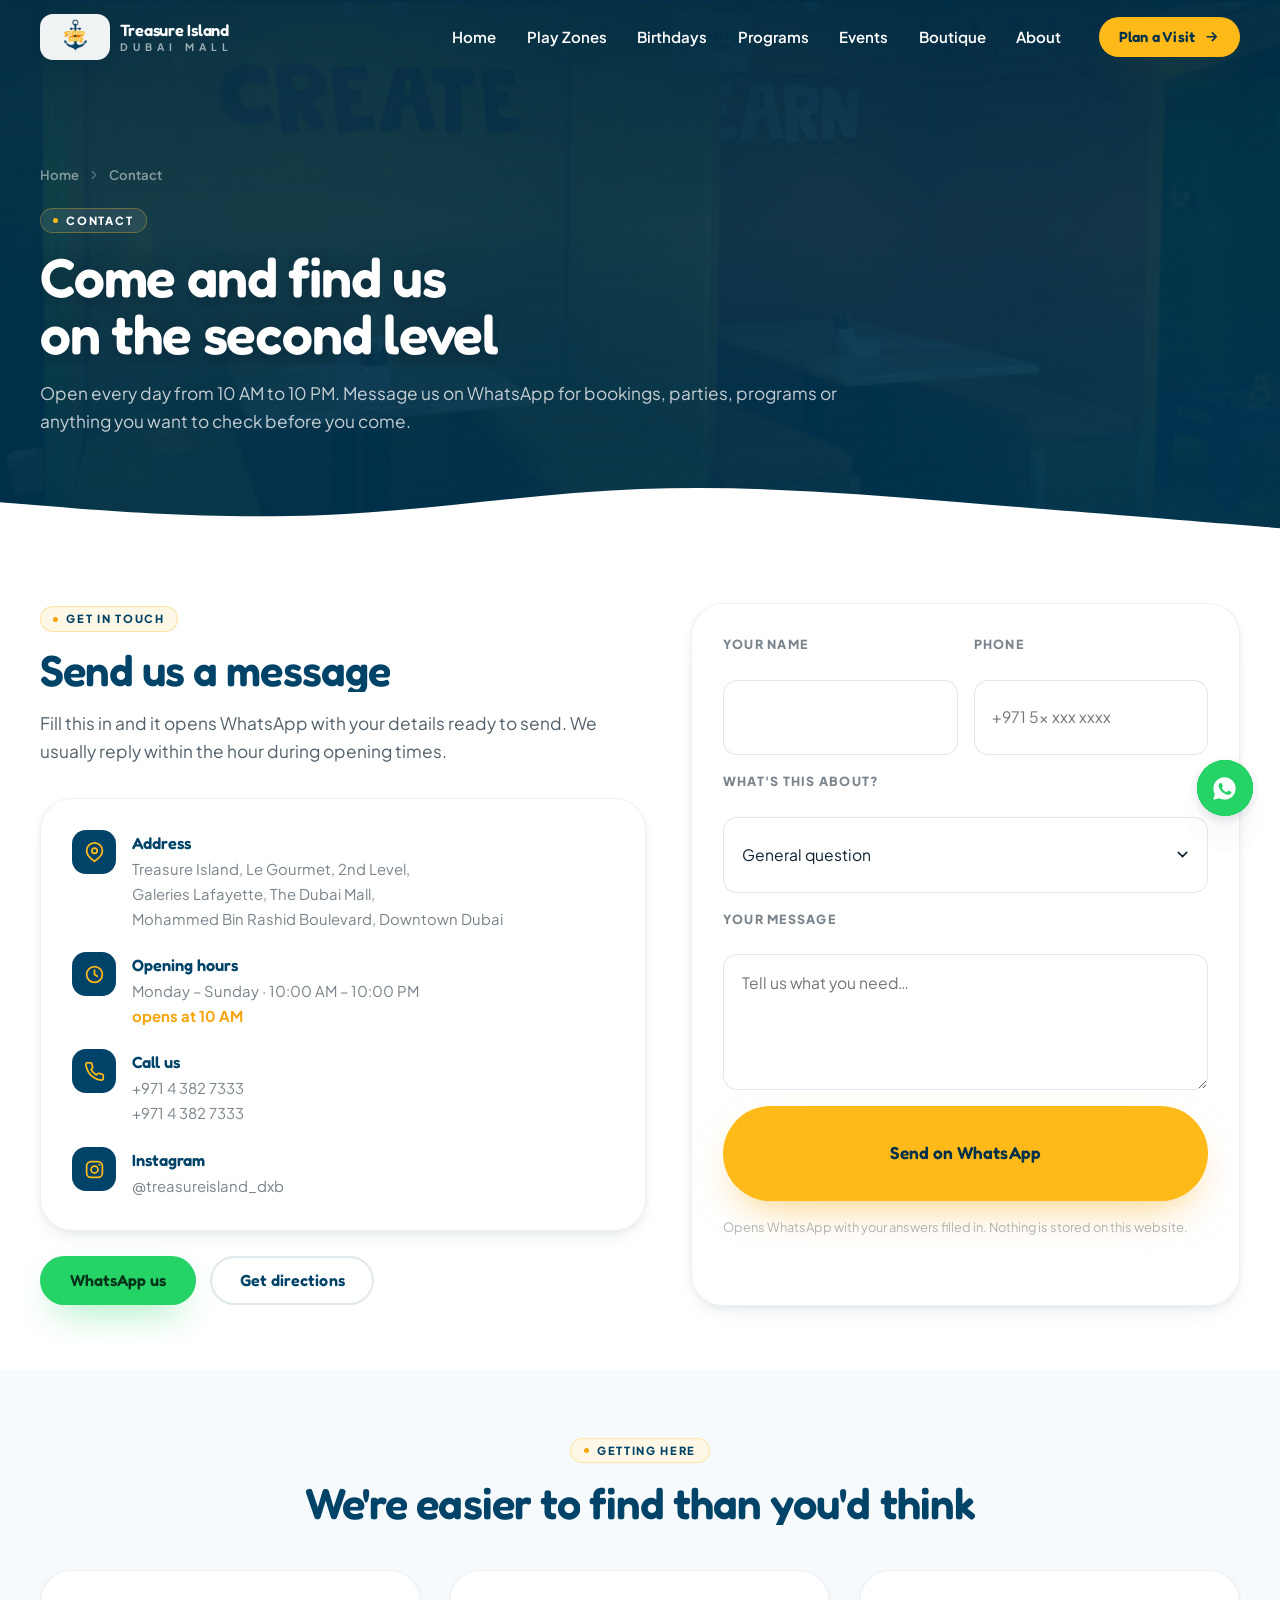
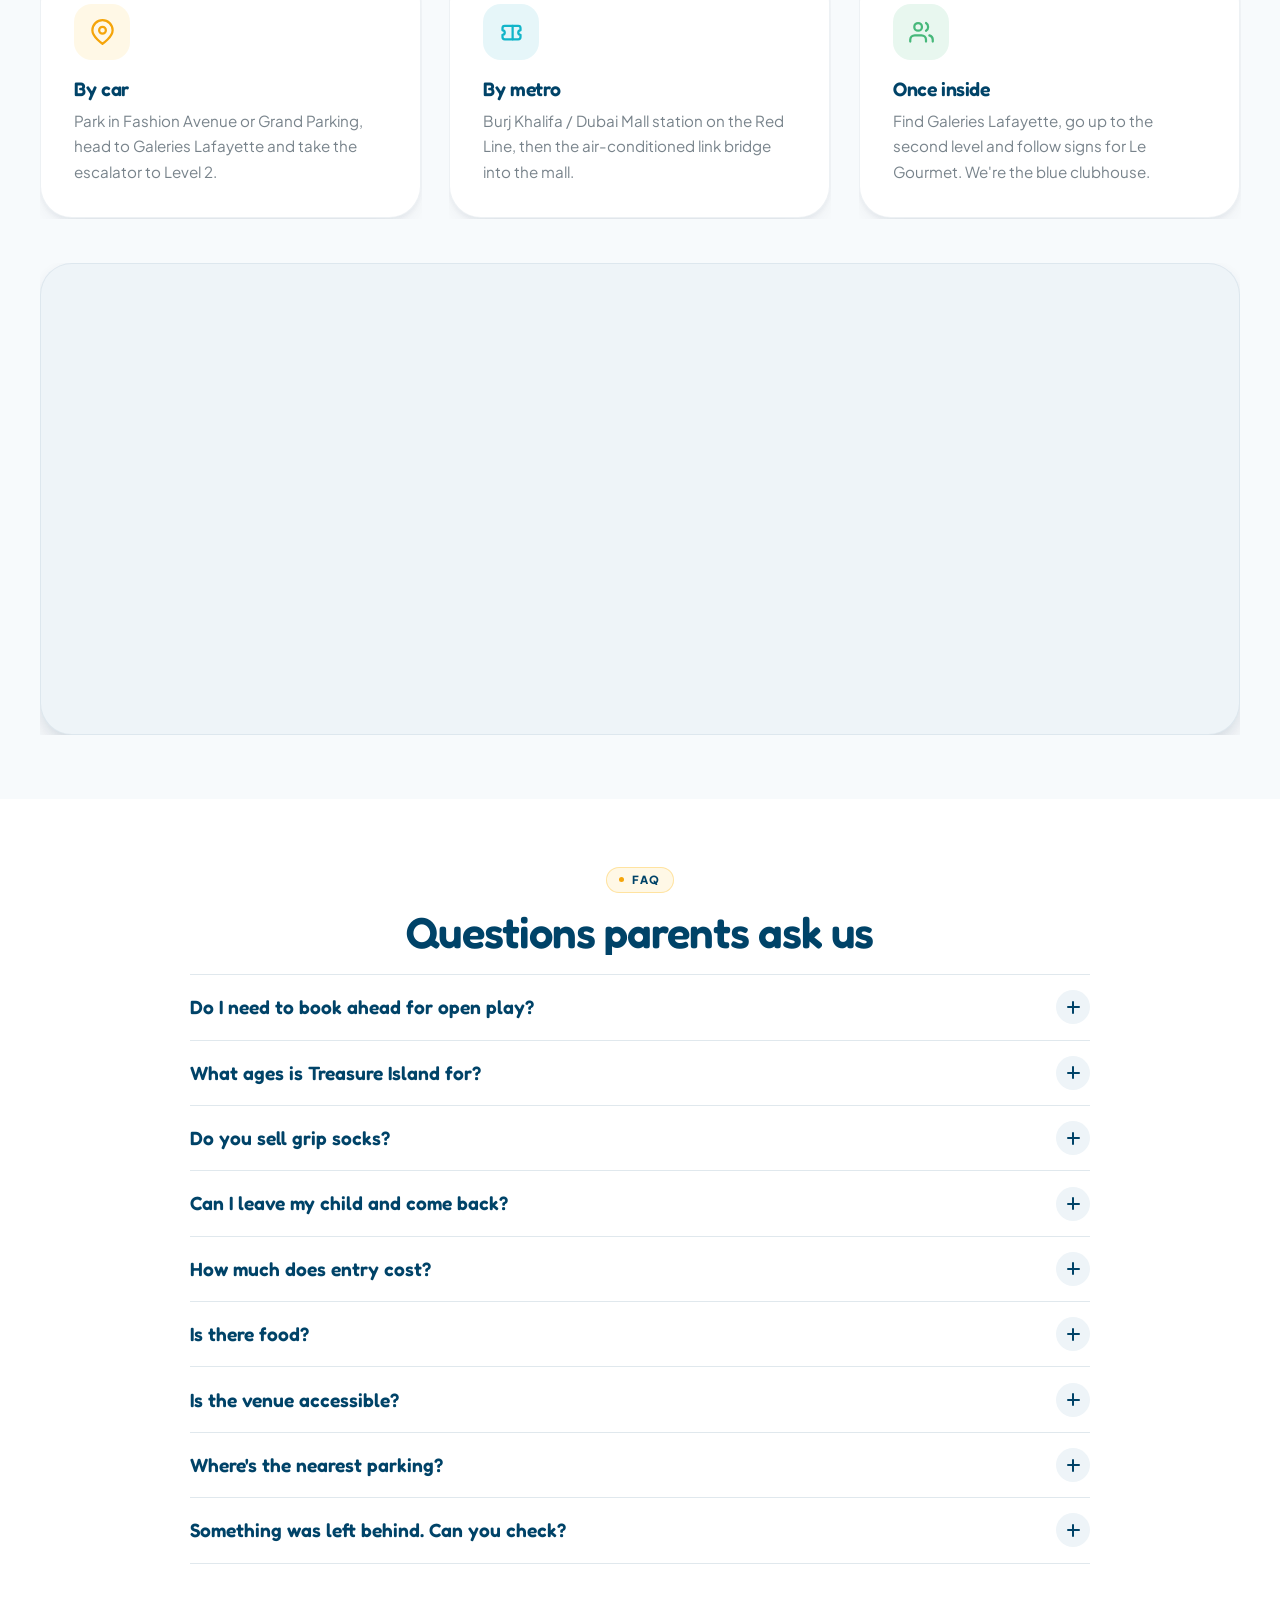
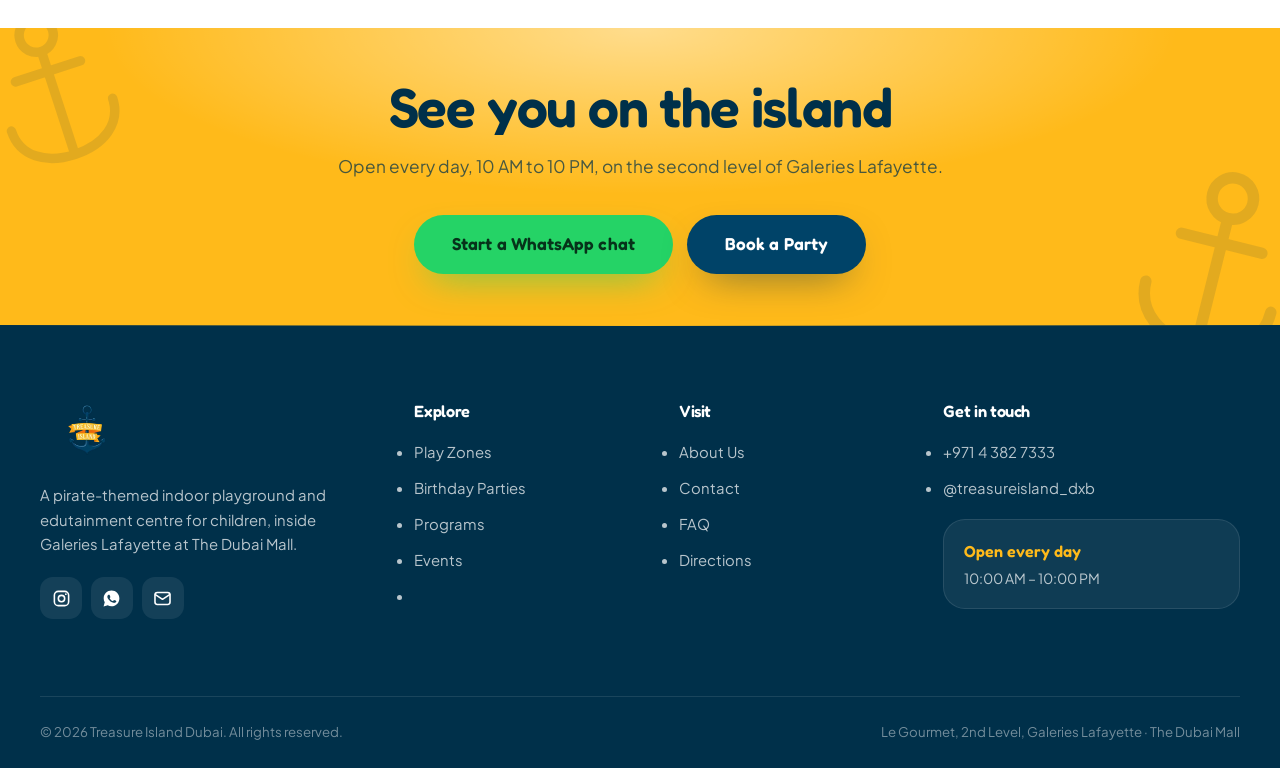
<file: contact.html>
<!DOCTYPE html>
<html lang="en">
<head>
<meta charset="utf-8">
<meta name="viewport" content="width=device-width, initial-scale=1, viewport-fit=cover">
<title>Contact &amp; Directions | Treasure Island, The Dubai Mall</title>
<meta name="description" content="Find Treasure Island on the 2nd level of Galeries Lafayette, The Dubai Mall. Opening hours, directions by car and metro, parking, and answers to the questions parents ask most.">
<link rel="canonical" href="https://mohammadmarwanbalkis-sketch.github.io/treasure-island/contact.html">
<meta property="og:url" content="https://mohammadmarwanbalkis-sketch.github.io/treasure-island/contact.html">
<meta property="og:site_name" content="Treasure Island Dubai">
<meta name="twitter:title" content="Contact &amp; Directions | Treasure Island, The Dubai Mall">
<meta name="twitter:description" content="Find Treasure Island on the 2nd level of Galeries Lafayette, The Dubai Mall. Opening hours, directions by car and metro, parking, and answers to the questions parents ask most.">
<meta name="twitter:image" content="https://mohammadmarwanbalkis-sketch.github.io/treasure-island/assets/img/create-03.webp">
<meta name="robots" content="index,follow,max-image-preview:large,max-snippet:-1,max-video-preview:-1">
<meta name="geo.region" content="AE-DU">
<meta name="geo.placename" content="The Dubai Mall, Downtown Dubai">
<meta name="geo.position" content="25.1972;55.2796">
<meta name="ICBM" content="25.1972, 55.2796">
<meta name="author" content="Treasure Island Dubai">
<link rel="alternate" hreflang="en-ae" href="https://mohammadmarwanbalkis-sketch.github.io/treasure-island/contact.html">
<link rel="alternate" hreflang="x-default" href="https://mohammadmarwanbalkis-sketch.github.io/treasure-island/contact.html">
<meta name="theme-color" content="#004368">
<meta property="og:type" content="website">
<meta property="og:title" content="Contact &amp; Directions | Treasure Island, The Dubai Mall">
<meta property="og:description" content="Find Treasure Island on the 2nd level of Galeries Lafayette, The Dubai Mall. Opening hours, directions by car and metro, parking, and answers to the questions parents ask most.">
<meta property="og:image" content="https://mohammadmarwanbalkis-sketch.github.io/treasure-island/assets/img/create-03.webp">
<meta property="og:locale" content="en_AE">
<meta name="twitter:card" content="summary_large_image">
<link rel="icon" href="assets/favicon-32.png" sizes="32x32">
<link rel="apple-touch-icon" href="assets/favicon.png">
<link rel="preconnect" href="https://fonts.googleapis.com">
<link rel="preconnect" href="https://fonts.gstatic.com" crossorigin>
<link href="https://fonts.googleapis.com/css2?family=Fredoka:wght@400;500;600;700&family=Plus+Jakarta+Sans:wght@400;500;600;700;800&display=swap" rel="stylesheet">
<link rel="stylesheet" href="assets/css/style.css?v=20284bcb">
<script type="application/ld+json">
{
 "@context": "https://schema.org",
 "@graph": [
  {
   "@type": "Organization",
   "@id": "https://mohammadmarwanbalkis-sketch.github.io/treasure-island/#organization",
   "name": "Treasure Island Dubai",
   "url": "https://mohammadmarwanbalkis-sketch.github.io/treasure-island/",
   "logo": {
    "@id": "https://mohammadmarwanbalkis-sketch.github.io/treasure-island/#logo"
   },
   "sameAs": [
    "https://www.instagram.com/treasureisland_dxb/"
   ],
   "contactPoint": [
    {
     "@type": "ContactPoint",
     "telephone": "+97143827333",
     "contactType": "customer service",
     "areaServed": "AE",
     "availableLanguage": [
      "English",
      "Arabic"
     ]
    },
    {
     "@type": "ContactPoint",
     "telephone": "+971504738452",
     "contactType": "reservations",
     "areaServed": "AE",
     "availableLanguage": [
      "English",
      "Arabic"
     ]
    }
   ]
  },
  {
   "@type": [
    "AmusementPark",
    "ChildCare",
    "LocalBusiness"
   ],
   "@id": "https://mohammadmarwanbalkis-sketch.github.io/treasure-island/#business",
   "name": "Treasure Island Dubai",
   "alternateName": "Treasure Island - The Dubai Mall",
   "description": "Pirate-themed indoor playground and edutainment centre for children aged 1-10, on the second level of Galeries Lafayette at The Dubai Mall.",
   "url": "https://mohammadmarwanbalkis-sketch.github.io/treasure-island/",
   "logo": {
    "@type": "ImageObject",
    "@id": "https://mohammadmarwanbalkis-sketch.github.io/treasure-island/#logo",
    "url": "https://mohammadmarwanbalkis-sketch.github.io/treasure-island/assets/logo.png",
    "width": 420,
    "height": 290,
    "caption": "Treasure Island Dubai"
   },
   "image": [
    "https://mohammadmarwanbalkis-sketch.github.io/treasure-island/assets/img/entrance-hero.webp",
    "https://mohammadmarwanbalkis-sketch.github.io/treasure-island/assets/img/royal-carpet.webp",
    "https://mohammadmarwanbalkis-sketch.github.io/treasure-island/assets/img/hall-tall.webp"
   ],
   "telephone": "+97143827333",
   "email": "hello@treasureislanddubai.ae",
   "priceRange": "$$",
   "currenciesAccepted": "AED",
   "paymentAccepted": "Cash, Credit Card, Debit Card",
   "address": {
    "@type": "PostalAddress",
    "streetAddress": "Le Gourmet, 2nd Level, Galeries Lafayette, The Dubai Mall, Mohammed Bin Rashid Boulevard",
    "addressLocality": "Dubai",
    "addressRegion": "Dubai",
    "postalCode": "00000",
    "addressCountry": "AE"
   },
   "geo": {
    "@type": "GeoCoordinates",
    "latitude": 25.1972,
    "longitude": 55.2796
   },
   "hasMap": "https://www.google.com/maps/search/?api=1&query=Galeries+Lafayette+The+Dubai+Mall",
   "openingHoursSpecification": [
    {
     "@type": "OpeningHoursSpecification",
     "dayOfWeek": [
      "Monday",
      "Tuesday",
      "Wednesday",
      "Thursday",
      "Friday",
      "Saturday",
      "Sunday"
     ],
     "opens": "10:00",
     "closes": "22:00"
    }
   ],
   "sameAs": [
    "https://www.instagram.com/treasureisland_dxb/"
   ],
   "areaServed": [
    {
     "@type": "City",
     "name": "Dubai"
    },
    {
     "@type": "Country",
     "name": "United Arab Emirates"
    }
   ],
   "publicAccess": true,
   "isAccessibleForFree": false,
   "smokingAllowed": false,
   "audience": {
    "@type": "PeopleAudience",
    "suggestedMinAge": 1,
    "suggestedMaxAge": 10
   },
   "amenityFeature": [
    {
     "@type": "LocationFeatureSpecification",
     "name": "Nine themed play zones",
     "value": true
    },
    {
     "@type": "LocationFeatureSpecification",
     "name": "Gated toddler area for under-threes",
     "value": true
    },
    {
     "@type": "LocationFeatureSpecification",
     "name": "Supervised by trained play hosts",
     "value": true
    },
    {
     "@type": "LocationFeatureSpecification",
     "name": "Step-free wheelchair and pram access",
     "value": true
    },
    {
     "@type": "LocationFeatureSpecification",
     "name": "Birthday party rooms",
     "value": true
    },
    {
     "@type": "LocationFeatureSpecification",
     "name": "Grip socks available at reception",
     "value": true
    }
   ],
   "containsPlace": [
    {
     "@type": "Place",
     "name": "The Play Fort"
    },
    {
     "@type": "Place",
     "name": "Jump Bay"
    },
    {
     "@type": "Place",
     "name": "Create & Learn"
    },
    {
     "@type": "Place",
     "name": "The Lighthouse"
    },
    {
     "@type": "Place",
     "name": "Pirates' Cove"
    },
    {
     "@type": "Place",
     "name": "Toddler Lagoon"
    },
    {
     "@type": "Place",
     "name": "Role-Play Village"
    },
    {
     "@type": "Place",
     "name": "The Party Deck"
    },
    {
     "@type": "Place",
     "name": "The Boutique"
    }
   ],
   "parentOrganization": {
    "@id": "https://mohammadmarwanbalkis-sketch.github.io/treasure-island/#organization"
   }
  },
  {
   "@type": "WebSite",
   "@id": "https://mohammadmarwanbalkis-sketch.github.io/treasure-island/#website",
   "url": "https://mohammadmarwanbalkis-sketch.github.io/treasure-island/",
   "name": "Treasure Island Dubai",
   "publisher": {
    "@id": "https://mohammadmarwanbalkis-sketch.github.io/treasure-island/#organization"
   },
   "inLanguage": "en-AE"
  },
  {
   "@type": "BreadcrumbList",
   "@id": "https://mohammadmarwanbalkis-sketch.github.io/treasure-island/contact.html#breadcrumb",
   "itemListElement": [
    {
     "@type": "ListItem",
     "position": 1,
     "name": "Home",
     "item": "https://mohammadmarwanbalkis-sketch.github.io/treasure-island/"
    },
    {
     "@type": "ListItem",
     "position": 2,
     "name": "Contact",
     "item": "https://mohammadmarwanbalkis-sketch.github.io/treasure-island/contact.html"
    }
   ]
  },
  {
   "@type": "WebPage",
   "@id": "https://mohammadmarwanbalkis-sketch.github.io/treasure-island/contact.html#webpage",
   "url": "https://mohammadmarwanbalkis-sketch.github.io/treasure-island/contact.html",
   "name": "Contact & Directions | Treasure Island, The Dubai Mall",
   "description": "Find Treasure Island on the 2nd level of Galeries Lafayette, The Dubai Mall. Opening hours, directions by car and metro, parking, and answers to the questions parents ask most.",
   "isPartOf": {
    "@id": "https://mohammadmarwanbalkis-sketch.github.io/treasure-island/#website"
   },
   "about": {
    "@id": "https://mohammadmarwanbalkis-sketch.github.io/treasure-island/#business"
   },
   "primaryImageOfPage": {
    "@type": "ImageObject",
    "url": "https://mohammadmarwanbalkis-sketch.github.io/treasure-island/assets/img/create-03.webp"
   },
   "inLanguage": "en-AE",
   "speakable": {
    "@type": "SpeakableSpecification",
    "cssSelector": [
     "h1",
     ".lead"
    ]
   },
   "breadcrumb": {
    "@id": "https://mohammadmarwanbalkis-sketch.github.io/treasure-island/contact.html#breadcrumb"
   }
  },
  {
   "@type": "FAQPage",
   "@id": "https://mohammadmarwanbalkis-sketch.github.io/treasure-island/contact.html#faq",
   "mainEntity": [
    {
     "@type": "Question",
     "name": "Do I need to book ahead for open play?",
     "acceptedAnswer": {
      "@type": "Answer",
      "text": "No — walk in any day between 10 AM and 10 PM. Booking is only needed for parties, programs and camps. If you're bringing a group of five or more children, message us first so we can plan for you."
     }
    },
    {
     "@type": "Question",
     "name": "What ages is Treasure Island for?",
     "acceptedAnswer": {
      "@type": "Answer",
      "text": "Roughly one to ten years old. The Toddler Lagoon is gated and reserved for under-threes, while the Play Fort, Jump Bay and Pirates' Cove suit older children."
     }
    },
    {
     "@type": "Question",
     "name": "Do you sell grip socks?",
     "acceptedAnswer": {
      "@type": "Answer",
      "text": "Yes, at reception. Grip socks are required for every child and for any adult going into a play zone — bring your own or pick a pair up when you arrive."
     }
    },
    {
     "@type": "Question",
     "name": "Can I leave my child and come back?",
     "acceptedAnswer": {
      "@type": "Answer",
      "text": "No. Treasure Island is not a drop-off centre — a parent or guardian stays in the venue throughout the visit. There is comfortable seating with clear views of the play floor."
     }
    },
    {
     "@type": "Question",
     "name": "How much does entry cost?",
     "acceptedAnswer": {
      "@type": "Answer",
      "text": "Entry is charged per child and varies by session length and season. Message us on WhatsApp for today's rates — we'll reply straight away."
     }
    },
    {
     "@type": "Question",
     "name": "Is there food?",
     "acceptedAnswer": {
      "@type": "Answer",
      "text": "Le Gourmet sits right beside us with full dining, and we arrange catering for parties through them. Food and drink stay in the café and party areas, never on the play equipment."
     }
    },
    {
     "@type": "Question",
     "name": "Is the venue accessible?",
     "acceptedAnswer": {
      "@type": "Answer",
      "text": "Yes — step-free access throughout, with lifts and escalators from every level of the mall. If your child has specific access or sensory needs, message us ahead and we'll make sure the visit works."
     }
    },
    {
     "@type": "Question",
     "name": "Where's the nearest parking?",
     "acceptedAnswer": {
      "@type": "Answer",
      "text": "Fashion Avenue parking is the closest — head for Galeries Lafayette and take the escalator to the second level."
     }
    },
    {
     "@type": "Question",
     "name": "Something was left behind. Can you check?",
     "acceptedAnswer": {
      "@type": "Answer",
      "text": "Message us on WhatsApp with a description and the date and time of your visit. We hold lost property at reception."
     }
    }
   ]
  }
 ]
}
</script>
</head>
<body>

<a class="skip" href="#main">Skip to content</a>

<!-- ============ PRELOADER ============ -->
<div id="preloader">
  <div class="pl-inner">
    <svg class="pl-anchor" viewBox="0 0 100 100" aria-hidden="true">
      <circle cx="50" cy="18" r="9"/>
      <path d="M50 27v55"/>
      <path d="M32 38h36"/>
      <path d="M22 62c0 14 12 22 28 22s28-8 28-22"/>
      <path d="M22 62l-8 6 2-11M78 62l8 6-2-11"/>
    </svg>
    <div class="pl-word">Treasure Island</div>
    <div class="pl-bar"><i></i></div>
  </div>
</div>

<div class="progress" aria-hidden="true"></div>


<div class="progress" aria-hidden="true"></div>

<!-- ============ NAV ============ -->
<header class="nav">
  <div class="nav-in">
    <a class="brand" href="index.html" aria-label="Treasure Island Dubai — home">
      <img src="assets/logo@180.webp" alt="Treasure Island Dubai" width="66" height="46">
      <span class="brand-txt"><b>Treasure Island</b><span>Dubai Mall</span></span>
    </a>
    <nav class="nav-links" aria-label="Main">
      <a href="index.html">Home</a>
      <a href="play.html">Play Zones</a>
      <a href="birthdays.html">Birthdays</a>
      <a href="programs.html">Programs</a>
      <a href="events.html">Events</a>
      <a href="play.html#shop">Boutique</a>
      <a href="about.html">About</a>
    </nav>
    <div class="nav-cta">
      <a class="btn btn--gold btn--sm" href="contact.html" data-magnet="0.24">
        Plan a Visit
        <svg class="i-arrow" viewBox="0 0 24 24" fill="none" stroke="currentColor" stroke-width="2.4" stroke-linecap="round" stroke-linejoin="round" aria-hidden="true"><path d="M5 12h14M13 6l6 6-6 6"/></svg>
      </a>
      <button class="burger" aria-label="Open menu" aria-expanded="false" aria-controls="drawer"><i></i><i></i><i></i></button>
    </div>
  </div>
</header>

<!-- ============ MOBILE DRAWER ============ -->
<div class="drawer" id="drawer">
  <div></div>
  <nav class="drawer-links" aria-label="Mobile">
    <a href="index.html"><em>01</em> Home</a>
    <a href="play.html"><em>02</em> Play Zones</a>
    <a href="birthdays.html"><em>03</em> Birthdays</a>
    <a href="programs.html"><em>04</em> Programs</a>
    <a href="events.html"><em>05</em> Events</a>
    <a href="play.html#shop"><em>06</em> Boutique</a>
    <a href="about.html"><em>07</em> About</a>
    <a href="contact.html"><em>08</em> Contact</a>
  </nav>
  <div class="drawer-foot">
    <div class="btn-row">
      <a class="btn btn--gold" href="https://wa.me/971504738452?text=Hello%20Treasure%20Island%2C%0A%0AI%27d%20like%20to%20know%20more%20about%20Treasure%20Island%20at%20The%20Dubai%20Mall.%0A%0A%E2%80%94%20Sent%20from%20the%20Treasure%20Island%20website" target="_blank" rel="noopener">
        <svg viewBox="0 0 24 24" fill="currentColor" aria-hidden="true"><path d="M12.04 2C6.58 2 2.13 6.45 2.13 11.91c0 1.75.46 3.45 1.32 4.95L2 22l5.25-1.38a9.9 9.9 0 004.79 1.22h.01c5.46 0 9.91-4.45 9.91-9.91S17.5 2 12.04 2zm5.8 14.13c-.24.68-1.42 1.31-1.95 1.36-.5.05-.98.24-3.3-.69-2.78-1.1-4.55-3.94-4.69-4.12-.14-.19-1.12-1.49-1.12-2.84s.71-2.02.96-2.29c.25-.28.55-.35.73-.35.18 0 .37 0 .53.01.17.01.4-.06.63.48.24.57.8 1.97.87 2.11.07.14.12.31.02.5-.09.19-.14.31-.28.47-.14.17-.3.37-.42.5-.14.14-.29.29-.12.57.16.28.73 1.2 1.56 1.94 1.07.95 1.98 1.25 2.26 1.39.28.14.44.12.61-.07.17-.19.7-.82.89-1.1.18-.28.37-.23.62-.14.25.09 1.61.76 1.89.9.28.14.46.21.53.33.07.11.07.65-.17 1.33z"/></svg>
        WhatsApp Us
      </a>
      <a class="btn btn--light" href="tel:+97143827333">Call</a>
    </div>
    <div class="drawer-meta">
      <span>Le Gourmet, 2nd Level, Galeries Lafayette</span>
      <span>The Dubai Mall · Open daily 10 AM – 10 PM</span>
      <a href="https://www.instagram.com/treasureisland_dxb/" target="_blank" rel="noopener">@treasureisland_dxb</a>
    </div>
  </div>
</div>


<main id="main">

<section class="phead">
  <img class="phead-img" src="assets/img/create-03@900.webp" alt="" aria-hidden="true" data-px="0.1" loading="eager" decoding="async" srcset="assets/img/create-03@500.webp 500w, assets/img/create-03@700.webp 700w, assets/img/create-03@900.webp 900w, assets/img/create-03.webp 1200w" sizes="(max-width:640px) 51vw, 68vw">
  <div class="shell">
    <div class="crumbs">
      <a href="index.html">Home</a>
      <svg viewBox="0 0 24 24" fill="none" stroke="currentColor" stroke-width="2.4" stroke-linecap="round" stroke-linejoin="round"><path d="M9 18l6-6-6-6"/></svg>
      <span>Contact</span>
    </div>
    <span class="eyebrow eyebrow--light">Contact</span>
    <h1 class="split" style="margin-top:1rem">Come and find us<br>on the second level</h1>
    <p class="lead">Open every day from 10 AM to 10 PM. Message us on WhatsApp for bookings, parties, programs or anything you want to check before you come.</p>
  </div>
  <div class="wave wave--bottom" aria-hidden="true">
    <svg viewBox="0 0 1440 110" preserveAspectRatio="none"><path fill="#ffffff" d="M0,64L60,69.3C120,75,240,85,360,80C480,75,600,53,720,48C840,43,960,53,1080,64C1200,75,1320,85,1380,90.7L1440,96L1440,110L0,110Z"/></svg>
  </div>
</section>
<section class="section">
  <div class="shell contact-grid">
    <div>
      <span class="eyebrow">Get in touch</span>
      <h2 class="split" style="margin-top:1rem">Send us a message</h2>
      <p class="lead" style="margin-top:1.1rem">Fill this in and it opens WhatsApp with your details ready to send. We usually reply within the hour during opening times.</p>

      <div class="info-card" style="margin-top:2rem" data-stagger="90">
        <div class="info-row" data-reveal><i><svg viewBox="0 0 24 24" fill="none" stroke="currentColor" stroke-width="2" stroke-linecap="round" stroke-linejoin="round" aria-hidden="true"><path d="M21 10c0 6-9 12-9 12s-9-6-9-12a9 9 0 0118 0z"/><circle cx="12" cy="10" r="3"/></svg></i><div><b>Address</b><span>Treasure Island, Le Gourmet, 2nd Level,<br>Galeries Lafayette, The Dubai Mall,<br>Mohammed Bin Rashid Boulevard, Downtown Dubai</span></div></div>
        <div class="info-row" data-reveal><i><svg viewBox="0 0 24 24" fill="none" stroke="currentColor" stroke-width="2" stroke-linecap="round" stroke-linejoin="round" aria-hidden="true"><circle cx="12" cy="12" r="9"/><path d="M12 7v5l3.2 2"/></svg></i><div><b>Opening hours</b><span>Monday – Sunday · 10:00 AM – 10:00 PM</span><span data-open-now style="font-weight:700;color:var(--gold-600)"></span></div></div>
        <div class="info-row" data-reveal><i><svg viewBox="0 0 24 24" fill="none" stroke="currentColor" stroke-width="2" stroke-linecap="round" stroke-linejoin="round" aria-hidden="true"><path d="M22 16.9v3a2 2 0 01-2.2 2 19.8 19.8 0 01-8.6-3.1 19.5 19.5 0 01-6-6A19.8 19.8 0 012.1 4.2 2 2 0 014.1 2h3a2 2 0 012 1.7c.1 1 .4 1.9.7 2.8a2 2 0 01-.5 2.1L8.1 9.9a16 16 0 006 6l1.3-1.2a2 2 0 012.1-.5c.9.3 1.8.6 2.8.7a2 2 0 011.7 2z"/></svg></i><div><b>Call us</b><a href="tel:+97143827333">+971 4 382 7333</a><a href="tel:+97143827333">+971 4 382 7333</a></div></div>
        <div class="info-row" data-reveal><i><svg viewBox="0 0 24 24" fill="none" stroke="currentColor" stroke-width="2" stroke-linecap="round" stroke-linejoin="round" aria-hidden="true"><rect x="3" y="3" width="18" height="18" rx="5"/><circle cx="12" cy="12" r="4"/><circle cx="17.5" cy="6.5" r="1.1" fill="currentColor" stroke="none"/></svg></i><div><b>Instagram</b><a href="https://www.instagram.com/treasureisland_dxb/" target="_blank" rel="noopener">@treasureisland_dxb</a></div></div>
      </div>

      <div class="btn-row" style="margin-top:1.6rem">
        <a class="btn btn--wa" href="https://wa.me/971504738452?text=Hello%20Treasure%20Island%2C%0A%0AI%20have%20a%20question%20about%20Treasure%20Island.%0A%0A%E2%80%A2%20My%20question%3A%0A%0A%E2%80%94%20Sent%20from%20the%20Treasure%20Island%20website" target="_blank" rel="noopener" data-magnet="0.26">WhatsApp us</a>
        <a class="btn btn--ghost" href="https://maps.google.com/?q=Galeries+Lafayette+The+Dubai+Mall" target="_blank" rel="noopener">Get directions</a>
      </div>
    </div>

    <div class="info-card">
      <form class="form" data-wa="971504738452" data-wa-title="*Website enquiry*">
        <div class="field-2">
          <div class="field"><label for="ct-name">Your name</label><input id="ct-name" name="name" type="text" required autocomplete="name"></div>
          <div class="field"><label for="ct-phone">Phone</label><input id="ct-phone" name="phone" type="tel" required autocomplete="tel" placeholder="+971 5x xxx xxxx"></div>
        </div>
        <div class="field"><label for="ct-topic">What's this about?</label>
          <select id="ct-topic" name="topic">
            <option>General question</option><option>Birthday party</option>
            <option>Playgroup or workshops</option><option>Holiday camp</option>
            <option>Group or school visit</option><option>Private hire or events</option>
            <option>Lost property</option><option>Something else</option>
          </select>
        </div>
        <div class="field"><label for="ct-msg">Your message</label><textarea id="ct-msg" name="message" placeholder="Tell us what you need…" required></textarea></div>
        <button class="btn btn--gold btn--lg" type="submit" data-magnet="0.24">Send on WhatsApp</button>
        <p class="form-note">Opens WhatsApp with your answers filled in. Nothing is stored on this website.</p>
      </form>
    </div>
  </div>
</section>

<section class="section section--paper">
  <div class="shell">
    <div class="sec-head sec-head--center">
      <span class="eyebrow eyebrow--center">Getting here</span>
      <h2 class="split">We're easier to find than you'd think</h2>
    </div>
    <div class="grid g-3" style="margin-top:clamp(2rem,3.6vw,2.8rem)" data-stagger="100">
      <div class="feat" data-reveal data-tilt="5"><div class="feat-ico"><svg viewBox="0 0 24 24" fill="none" stroke="currentColor" stroke-width="2" stroke-linecap="round" stroke-linejoin="round" aria-hidden="true"><path d="M21 10c0 6-9 12-9 12s-9-6-9-12a9 9 0 0118 0z"/><circle cx="12" cy="10" r="3"/></svg></div><h3>By car</h3><p>Park in Fashion Avenue or Grand Parking, head to Galeries Lafayette and take the escalator to Level 2.</p></div>
      <div class="feat feat--c1" data-reveal data-tilt="5"><div class="feat-ico"><svg viewBox="0 0 24 24" fill="none" stroke="currentColor" stroke-width="2" stroke-linecap="round" stroke-linejoin="round" aria-hidden="true"><path d="M4 8a2 2 0 012-2h12a2 2 0 012 2v2a2 2 0 000 4v2a2 2 0 01-2 2H6a2 2 0 01-2-2v-2a2 2 0 000-4V8z"/><path d="M13 6v12"/></svg></div><h3>By metro</h3><p>Burj Khalifa / Dubai Mall station on the Red Line, then the air-conditioned link bridge into the mall.</p></div>
      <div class="feat feat--c3" data-reveal data-tilt="5"><div class="feat-ico"><svg viewBox="0 0 24 24" fill="none" stroke="currentColor" stroke-width="2" stroke-linecap="round" stroke-linejoin="round" aria-hidden="true"><path d="M16 20v-1.5a4 4 0 00-4-4H6a4 4 0 00-4 4V20"/><circle cx="9" cy="7" r="3.4"/><path d="M22 20v-1.5a4 4 0 00-3-3.9"/><path d="M16 3.6a4 4 0 010 6.8"/></svg></div><h3>Once inside</h3><p>Find Galeries Lafayette, go up to the second level and follow signs for Le Gourmet. We're the blue clubhouse.</p></div>
    </div>
    <div class="map-wrap" style="margin-top:clamp(2rem,3.6vw,2.8rem)" data-reveal="scale">
      <iframe title="Map showing Treasure Island at Galeries Lafayette, The Dubai Mall"
        src="https://www.google.com/maps?q=Galeries%20Lafayette%20The%20Dubai%20Mall&output=embed"
        loading="lazy" referrerpolicy="no-referrer-when-downgrade" allowfullscreen></iframe>
    </div>
  </div>
</section>

<section class="section" id="faq">
  <div class="shell" style="max-width:900px">
    <div class="sec-head sec-head--center">
      <span class="eyebrow eyebrow--center">FAQ</span>
      <h2 class="split">Questions parents ask us</h2>
    </div>
    <div class="acc" data-single style="margin-top:clamp(2rem,3.6vw,2.6rem)">
      <div class="acc-item"><button class="acc-q" type="button">Do I need to book ahead for open play?<span class="acc-ico"></span></button><div class="acc-a"><p>No — walk in any day between 10 AM and 10 PM. Booking is only needed for parties, programs and camps. If you're bringing a group of five or more children, message us first so we can plan for you.</p></div></div>
      <div class="acc-item"><button class="acc-q" type="button">What ages is Treasure Island for?<span class="acc-ico"></span></button><div class="acc-a"><p>Roughly one to ten years old. The Toddler Lagoon is gated and reserved for under-threes, while the Play Fort, Jump Bay and Pirates' Cove suit older children.</p></div></div>
      <div class="acc-item"><button class="acc-q" type="button">Do you sell grip socks?<span class="acc-ico"></span></button><div class="acc-a"><p>Yes, at reception. Grip socks are required for every child and for any adult going into a play zone — bring your own or pick a pair up when you arrive.</p></div></div>
      <div class="acc-item"><button class="acc-q" type="button">Can I leave my child and come back?<span class="acc-ico"></span></button><div class="acc-a"><p>No. Treasure Island is not a drop-off centre — a parent or guardian stays in the venue throughout the visit. There is comfortable seating with clear views of the play floor.</p></div></div>
      <div class="acc-item"><button class="acc-q" type="button">How much does entry cost?<span class="acc-ico"></span></button><div class="acc-a"><p>Entry is charged per child and varies by session length and season. Message us on WhatsApp for today's rates — we'll reply straight away.</p></div></div>
      <div class="acc-item"><button class="acc-q" type="button">Is there food?<span class="acc-ico"></span></button><div class="acc-a"><p>Le Gourmet sits right beside us with full dining, and we arrange catering for parties through them. Food and drink stay in the café and party areas, never on the play equipment.</p></div></div>
      <div class="acc-item"><button class="acc-q" type="button">Is the venue accessible?<span class="acc-ico"></span></button><div class="acc-a"><p>Yes — step-free access throughout, with lifts and escalators from every level of the mall. If your child has specific access or sensory needs, message us ahead and we'll make sure the visit works.</p></div></div>
      <div class="acc-item"><button class="acc-q" type="button">Where's the nearest parking?<span class="acc-ico"></span></button><div class="acc-a"><p>Fashion Avenue parking is the closest — head for Galeries Lafayette and take the escalator to the second level.</p></div></div>
      <div class="acc-item"><button class="acc-q" type="button">Something was left behind. Can you check?<span class="acc-ico"></span></button><div class="acc-a"><p>Message us on WhatsApp with a description and the date and time of your visit. We hold lost property at reception.</p></div></div>
    </div>
  </div>
</section>
<section class="cta-band">
  <svg class="cta-anchor a1" viewBox="0 0 100 100" fill="none" stroke="currentColor" stroke-width="5" stroke-linecap="round" aria-hidden="true"><circle cx="50" cy="18" r="9"/><path d="M50 27v55M32 38h36M22 62c0 14 12 22 28 22s28-8 28-22"/></svg><svg class="cta-anchor a2" viewBox="0 0 100 100" fill="none" stroke="currentColor" stroke-width="5" stroke-linecap="round" aria-hidden="true"><circle cx="50" cy="18" r="9"/><path d="M50 27v55M32 38h36M22 62c0 14 12 22 28 22s28-8 28-22"/></svg>
  <div class="shell">
    <h2 class="split">See you on the island</h2>
    <p class="lead">Open every day, 10 AM to 10 PM, on the second level of Galeries Lafayette.</p>
    <div class="btn-row btn-row--center">
      <a class="btn btn--wa btn--lg" href="https://wa.me/971504738452?text=Hello%20Treasure%20Island%2C%0A%0AI%20have%20a%20question%20about%20Treasure%20Island.%0A%0A%E2%80%A2%20My%20question%3A%0A%0A%E2%80%94%20Sent%20from%20the%20Treasure%20Island%20website" target="_blank" rel="noopener" data-magnet="0.3">Start a WhatsApp chat</a>
      <a class="btn btn--navy btn--lg" href="birthdays.html" data-magnet="0.26">Book a Party</a>
    </div>
  </div>
</section>

</main>

<!-- ============ FOOTER ============ -->
<footer class="footer">
  <div class="shell foot-grid">
    <div class="foot-brand foot">
      <img src="assets/logo@180.webp" alt="Treasure Island Dubai" width="93" height="64">
      <p>A pirate-themed indoor playground and edutainment centre for children, inside Galeries Lafayette at The Dubai Mall.</p>
      <div class="socials">
        <a href="https://www.instagram.com/treasureisland_dxb/" target="_blank" rel="noopener" aria-label="Instagram">
          <svg viewBox="0 0 24 24" fill="none" stroke="currentColor" stroke-width="2"><rect x="3" y="3" width="18" height="18" rx="5"/><circle cx="12" cy="12" r="4"/><circle cx="17.5" cy="6.5" r="1.1" fill="currentColor" stroke="none"/></svg>
        </a>
        <a href="https://wa.me/971504738452?text=Hello%20Treasure%20Island%2C%0A%0AI%27d%20like%20to%20know%20more%20about%20Treasure%20Island%20at%20The%20Dubai%20Mall.%0A%0A%E2%80%94%20Sent%20from%20the%20Treasure%20Island%20website" target="_blank" rel="noopener" aria-label="WhatsApp">
          <svg viewBox="0 0 24 24" fill="currentColor"><path d="M12.04 2C6.58 2 2.13 6.45 2.13 11.91c0 1.75.46 3.45 1.32 4.95L2 22l5.25-1.38a9.9 9.9 0 004.79 1.22h.01c5.46 0 9.91-4.45 9.91-9.91S17.5 2 12.04 2zm5.8 14.13c-.24.68-1.42 1.31-1.95 1.36-.5.05-.98.24-3.3-.69-2.78-1.1-4.55-3.94-4.69-4.12-.14-.19-1.12-1.49-1.12-2.84s.71-2.02.96-2.29c.25-.28.55-.35.73-.35.18 0 .37 0 .53.01.17.01.4-.06.63.48.24.57.8 1.97.87 2.11.07.14.12.31.02.5-.09.19-.14.31-.28.47-.14.17-.3.37-.42.5-.14.14-.29.29-.12.57.16.28.73 1.2 1.56 1.94 1.07.95 1.98 1.25 2.26 1.39.28.14.44.12.61-.07.17-.19.7-.82.89-1.1.18-.28.37-.23.62-.14.25.09 1.61.76 1.89.9.28.14.46.21.53.33.07.11.07.65-.17 1.33z"/></svg>
        </a>
        <a href="mailto:hello@treasureislanddubai.ae" aria-label="Email">
          <svg viewBox="0 0 24 24" fill="none" stroke="currentColor" stroke-width="2" stroke-linecap="round" stroke-linejoin="round"><rect x="2.5" y="4.5" width="19" height="15" rx="3"/><path d="M3 7l9 6 9-6"/></svg>
        </a>
      </div>
    </div>

    <div class="foot">
      <h4>Explore</h4>
      <ul>
        <li><a href="play.html">Play Zones</a></li>
        <li><a href="birthdays.html">Birthday Parties</a></li>
        <li><a href="programs.html">Programs</a></li>
        <li><a href="events.html">Events</a></li>
        <li></li>
      </ul>
    </div>

    <div class="foot">
      <h4>Visit</h4>
      <ul>
        <li><a href="about.html">About Us</a></li>
        <li><a href="contact.html">Contact</a></li>
        <li><a href="contact.html#faq">FAQ</a></li>
        <li><a href="https://maps.google.com/?q=Galeries+Lafayette+The+Dubai+Mall" target="_blank" rel="noopener">Directions</a></li>
      </ul>
    </div>

    <div class="foot">
      <h4>Get in touch</h4>
      <ul>
        <li><a href="tel:+97143827333">+971 4 382 7333</a></li>
        <li><a href="https://www.instagram.com/treasureisland_dxb/" target="_blank" rel="noopener">@treasureisland_dxb</a></li>
      </ul>
      <div class="foot-hours">
        <b>Open every day</b>
        <span>10:00 AM – 10:00 PM</span>
      </div>
    </div>
  </div>

  <div class="shell foot-bottom">
    <span>© <span data-year></span> Treasure Island Dubai. All rights reserved.</span>
    <span>Le Gourmet, 2nd Level, Galeries Lafayette · The Dubai Mall</span>
  </div>
</footer>

<!-- ============ FLOATING ACTIONS ============ -->
<div class="floaties">
  <a class="fab fab--wa" href="https://wa.me/971504738452?text=Hello%20Treasure%20Island%2C%0A%0AI%27d%20like%20to%20know%20more%20about%20Treasure%20Island%20at%20The%20Dubai%20Mall.%0A%0A%E2%80%94%20Sent%20from%20the%20Treasure%20Island%20website" target="_blank" rel="noopener" aria-label="Chat on WhatsApp">
    <span class="fab-tip">Chat with us</span>
    <svg viewBox="0 0 24 24" fill="currentColor" aria-hidden="true"><path d="M12.04 2C6.58 2 2.13 6.45 2.13 11.91c0 1.75.46 3.45 1.32 4.95L2 22l5.25-1.38a9.9 9.9 0 004.79 1.22h.01c5.46 0 9.91-4.45 9.91-9.91S17.5 2 12.04 2zm5.8 14.13c-.24.68-1.42 1.31-1.95 1.36-.5.05-.98.24-3.3-.69-2.78-1.1-4.55-3.94-4.69-4.12-.14-.19-1.12-1.49-1.12-2.84s.71-2.02.96-2.29c.25-.28.55-.35.73-.35.18 0 .37 0 .53.01.17.01.4-.06.63.48.24.57.8 1.97.87 2.11.07.14.12.31.02.5-.09.19-.14.31-.28.47-.14.17-.3.37-.42.5-.14.14-.29.29-.12.57.16.28.73 1.2 1.56 1.94 1.07.95 1.98 1.25 2.26 1.39.28.14.44.12.61-.07.17-.19.7-.82.89-1.1.18-.28.37-.23.62-.14.25.09 1.61.76 1.89.9.28.14.46.21.53.33.07.11.07.65-.17 1.33z"/></svg>
  </a>
  <button class="fab fab--top" aria-label="Back to top" onclick="window.scrollTo({top:0,behavior:'smooth'})">
    <svg viewBox="0 0 24 24" fill="none" stroke="currentColor" stroke-width="2.6" stroke-linecap="round" stroke-linejoin="round" aria-hidden="true"><path d="M12 19V5M5 12l7-7 7 7"/></svg>
  </button>
</div>


<!-- ============ FLOATING ACTIONS ============ -->
<div class="floaties">
  <a class="fab fab--wa" href="https://wa.me/971504738452?text=Hello%20Treasure%20Island%2C%0A%0AI%27d%20like%20to%20know%20more%20about%20Treasure%20Island%20at%20The%20Dubai%20Mall.%0A%0A%E2%80%94%20Sent%20from%20the%20Treasure%20Island%20website" target="_blank" rel="noopener" aria-label="Chat on WhatsApp">
    <span class="fab-tip">Chat with us</span>
    <svg viewBox="0 0 24 24" fill="currentColor" aria-hidden="true"><path d="M12.04 2C6.58 2 2.13 6.45 2.13 11.91c0 1.75.46 3.45 1.32 4.95L2 22l5.25-1.38a9.9 9.9 0 004.79 1.22h.01c5.46 0 9.91-4.45 9.91-9.91S17.5 2 12.04 2zm5.8 14.13c-.24.68-1.42 1.31-1.95 1.36-.5.05-.98.24-3.3-.69-2.78-1.1-4.55-3.94-4.69-4.12-.14-.19-1.12-1.49-1.12-2.84s.71-2.02.96-2.29c.25-.28.55-.35.73-.35.18 0 .37 0 .53.01.17.01.4-.06.63.48.24.57.8 1.97.87 2.11.07.14.12.31.02.5-.09.19-.14.31-.28.47-.14.17-.3.37-.42.5-.14.14-.29.29-.12.57.16.28.73 1.2 1.56 1.94 1.07.95 1.98 1.25 2.26 1.39.28.14.44.12.61-.07.17-.19.7-.82.89-1.1.18-.28.37-.23.62-.14.25.09 1.61.76 1.89.9.28.14.46.21.53.33.07.11.07.65-.17 1.33z"/></svg>
  </a>
  <button class="fab fab--top" aria-label="Back to top" onclick="window.scrollTo({top:0,behavior:'smooth'})">
    <svg viewBox="0 0 24 24" fill="none" stroke="currentColor" stroke-width="2.6" stroke-linecap="round" stroke-linejoin="round" aria-hidden="true"><path d="M12 19V5M5 12l7-7 7 7"/></svg>
  </button>
</div>

<script src="assets/js/app.js?v=a6fd881b" defer></script>
</body>
</html>
</file>
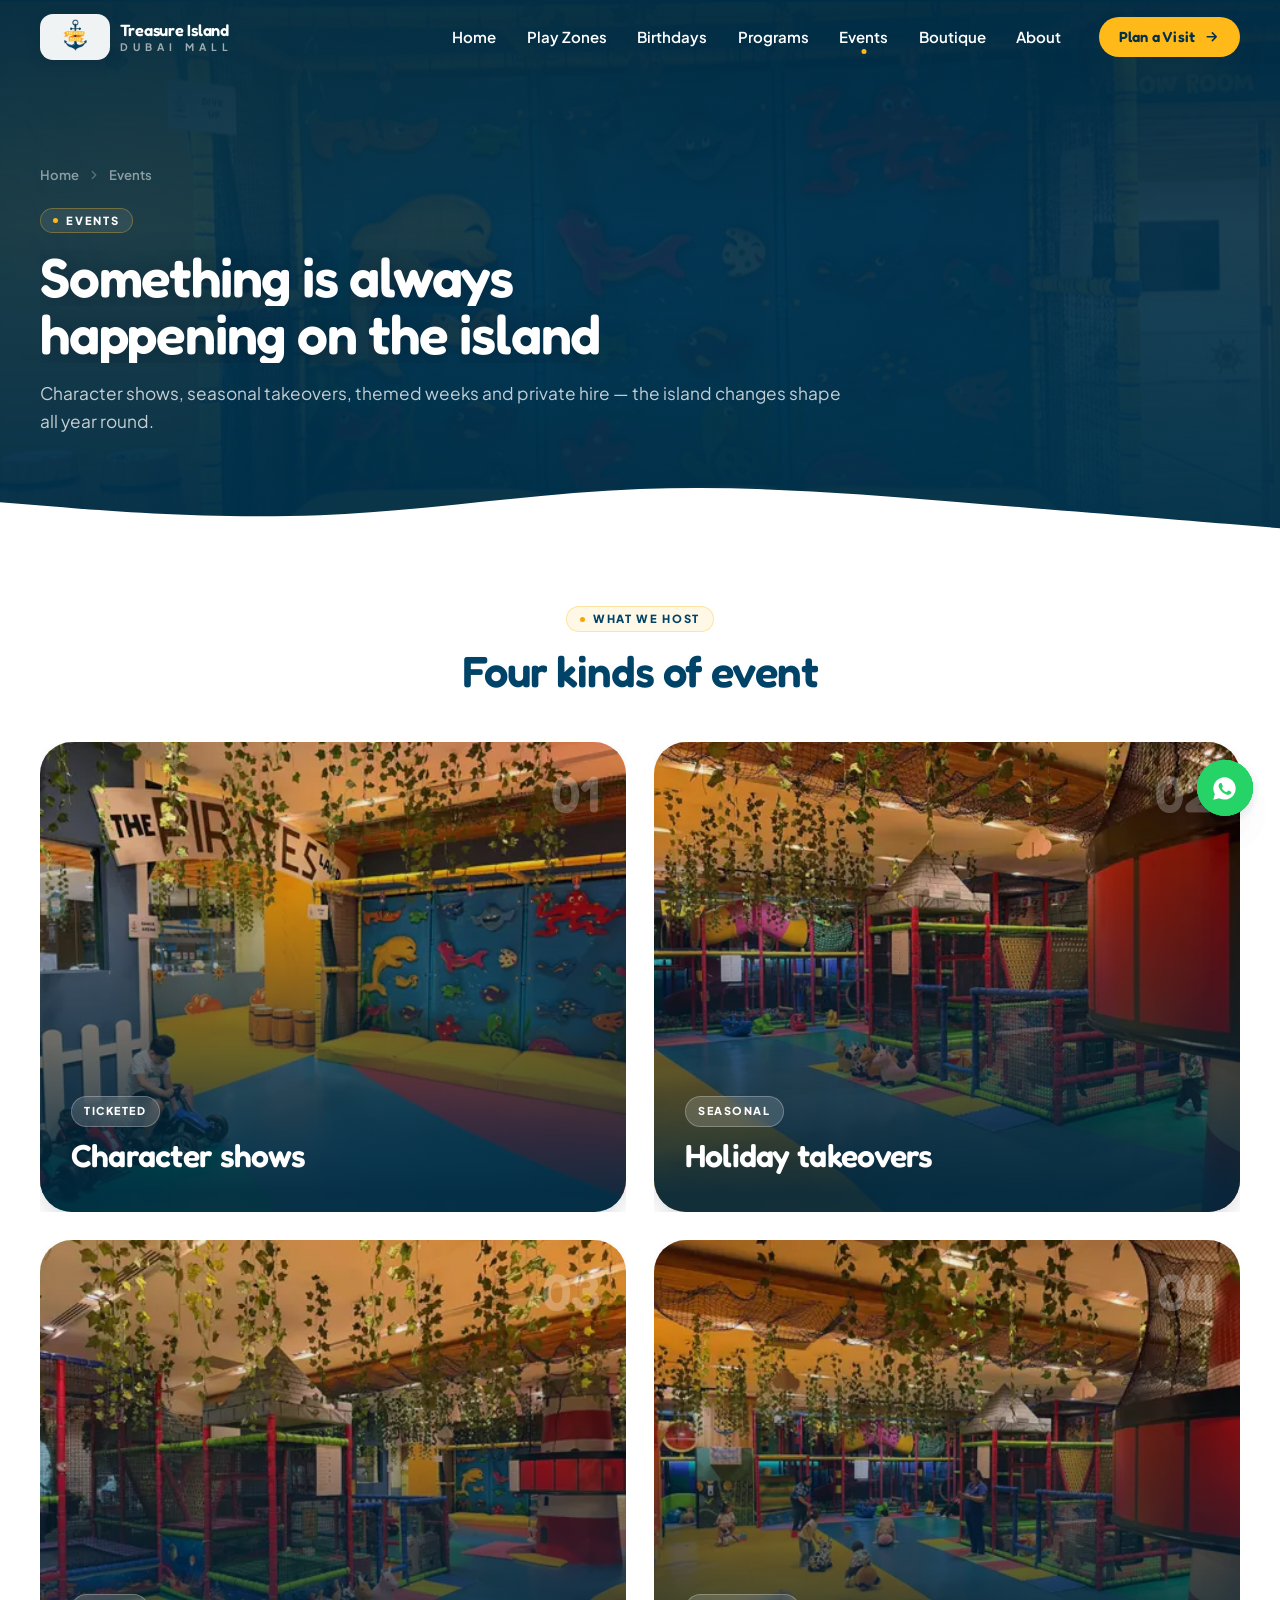
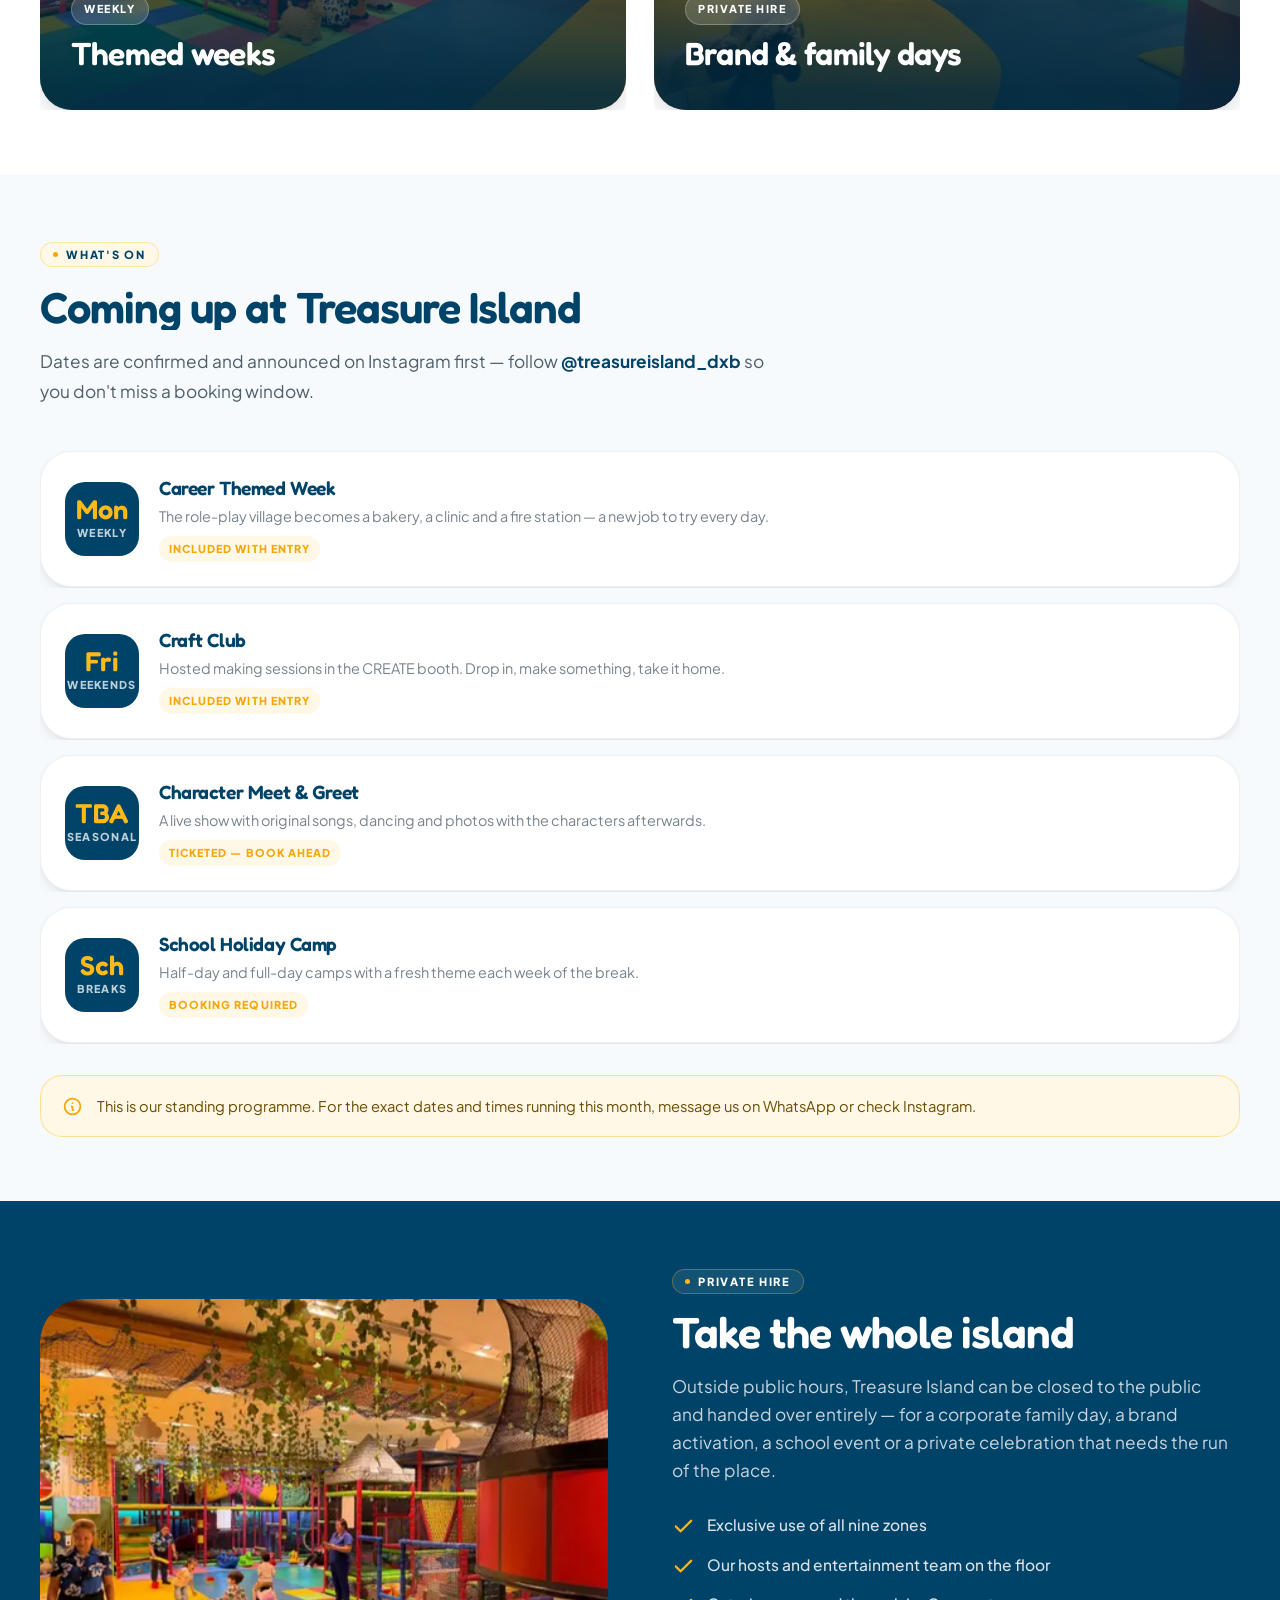
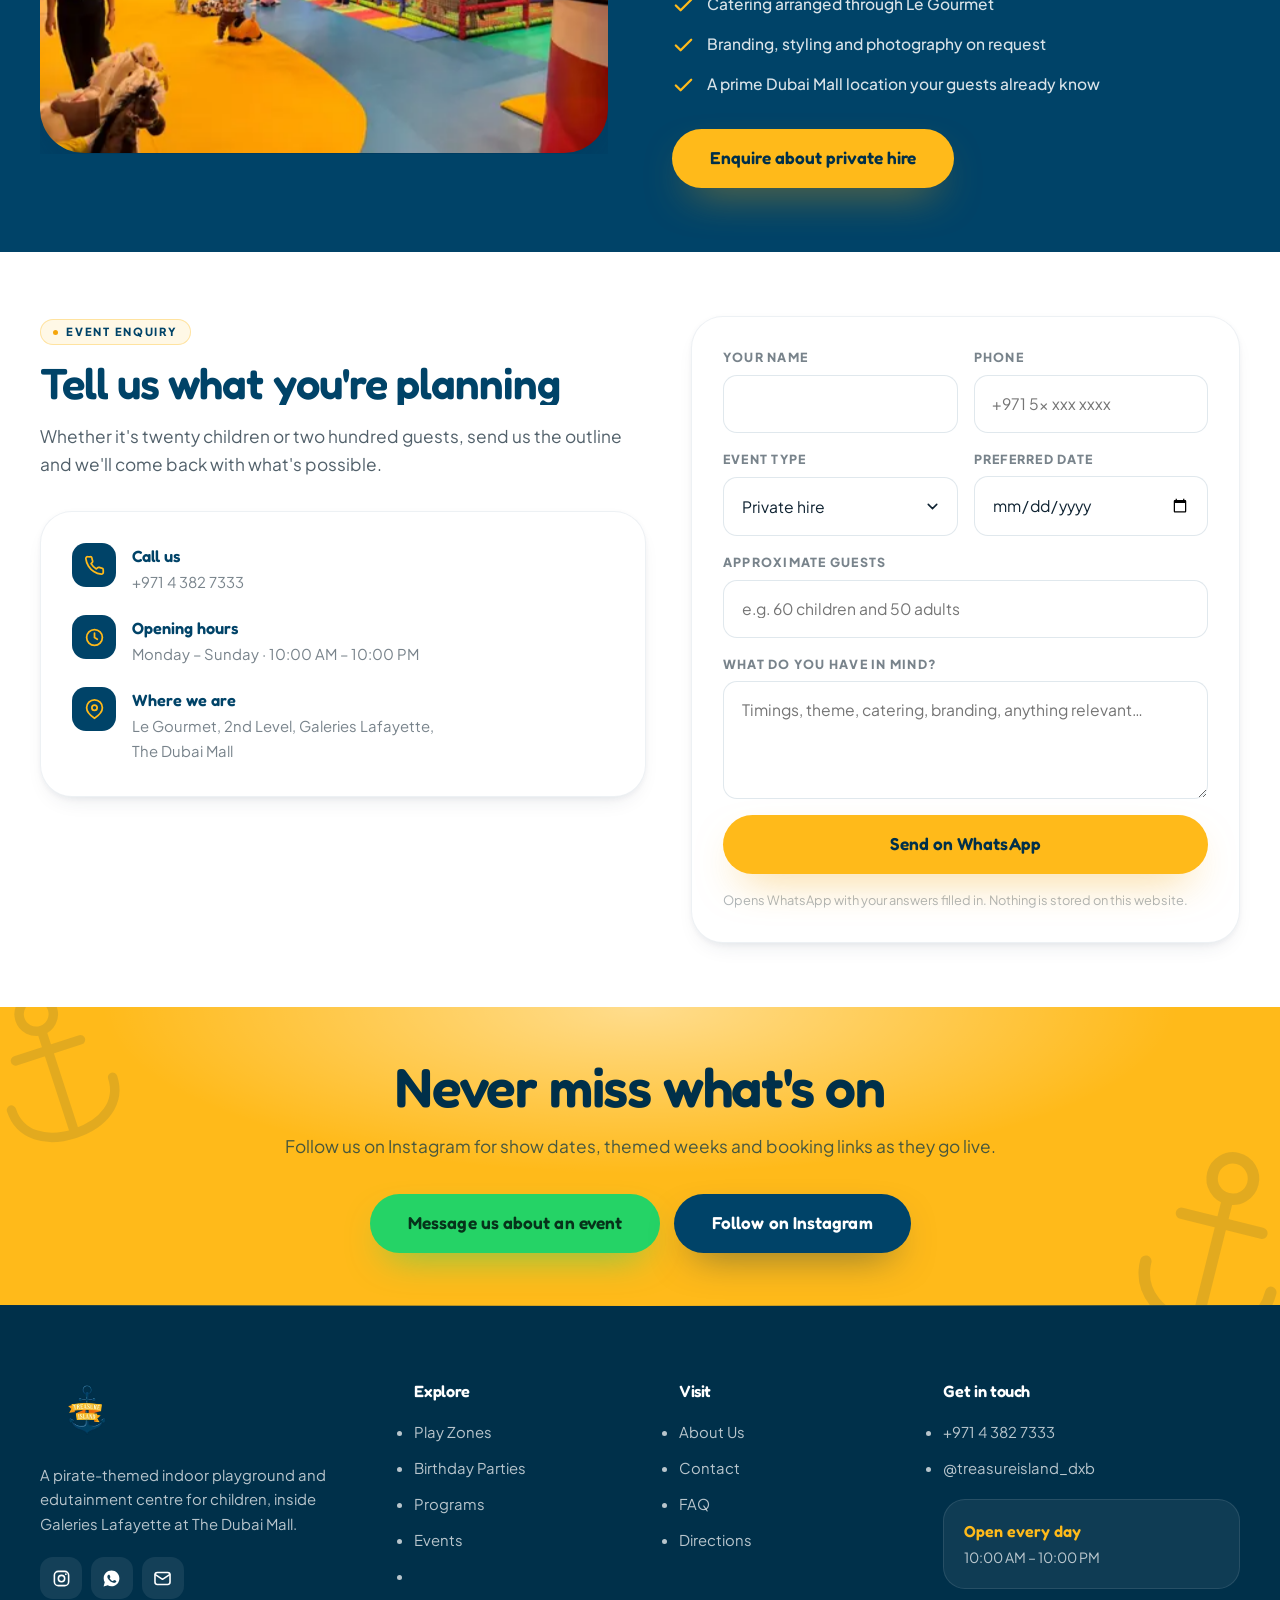
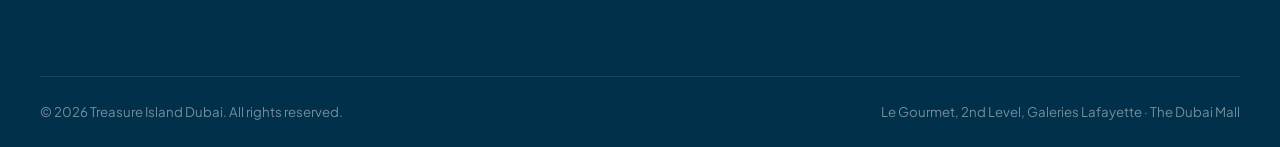
<file: events.html>
<!DOCTYPE html>
<html lang="en">
<head>
<meta charset="utf-8">
<meta name="viewport" content="width=device-width, initial-scale=1, viewport-fit=cover">
<title>Kids Events &amp; Private Hire in Dubai Mall | Treasure Island</title>
<meta name="description" content="Character shows, seasonal takeovers, themed weeks and private hire for corporate family days and brand activations at Treasure Island, The Dubai Mall.">
<link rel="canonical" href="https://mohammadmarwanbalkis-sketch.github.io/treasure-island/events.html">
<meta property="og:url" content="https://mohammadmarwanbalkis-sketch.github.io/treasure-island/events.html">
<meta property="og:site_name" content="Treasure Island Dubai">
<meta name="twitter:title" content="Kids Events &amp; Private Hire in Dubai Mall | Treasure Island">
<meta name="twitter:description" content="Character shows, seasonal takeovers, themed weeks and private hire for corporate family days and brand activations at Treasure Island, The Dubai Mall.">
<meta name="twitter:image" content="https://mohammadmarwanbalkis-sketch.github.io/treasure-island/assets/img/pirates-wall-tall.webp">
<meta name="robots" content="index,follow,max-image-preview:large,max-snippet:-1,max-video-preview:-1">
<meta name="geo.region" content="AE-DU">
<meta name="geo.placename" content="The Dubai Mall, Downtown Dubai">
<meta name="geo.position" content="25.1972;55.2796">
<meta name="ICBM" content="25.1972, 55.2796">
<meta name="author" content="Treasure Island Dubai">
<link rel="alternate" hreflang="en-ae" href="https://mohammadmarwanbalkis-sketch.github.io/treasure-island/events.html">
<link rel="alternate" hreflang="x-default" href="https://mohammadmarwanbalkis-sketch.github.io/treasure-island/events.html">
<meta name="theme-color" content="#004368">
<meta property="og:type" content="website">
<meta property="og:title" content="Kids Events &amp; Private Hire in Dubai Mall | Treasure Island">
<meta property="og:description" content="Character shows, seasonal takeovers, themed weeks and private hire for corporate family days and brand activations at Treasure Island, The Dubai Mall.">
<meta property="og:image" content="https://mohammadmarwanbalkis-sketch.github.io/treasure-island/assets/img/pirates-wall-tall.webp">
<meta property="og:locale" content="en_AE">
<meta name="twitter:card" content="summary_large_image">
<link rel="icon" href="assets/favicon-32.png" sizes="32x32">
<link rel="apple-touch-icon" href="assets/favicon.png">
<link rel="preconnect" href="https://fonts.googleapis.com">
<link rel="preconnect" href="https://fonts.gstatic.com" crossorigin>
<link href="https://fonts.googleapis.com/css2?family=Fredoka:wght@400;500;600;700&family=Plus+Jakarta+Sans:wght@400;500;600;700;800&display=swap" rel="stylesheet">
<link rel="stylesheet" href="assets/css/style.css?v=20284bcb">
<script type="application/ld+json">
{
 "@context": "https://schema.org",
 "@graph": [
  {
   "@type": "Organization",
   "@id": "https://mohammadmarwanbalkis-sketch.github.io/treasure-island/#organization",
   "name": "Treasure Island Dubai",
   "url": "https://mohammadmarwanbalkis-sketch.github.io/treasure-island/",
   "logo": {
    "@id": "https://mohammadmarwanbalkis-sketch.github.io/treasure-island/#logo"
   },
   "sameAs": [
    "https://www.instagram.com/treasureisland_dxb/"
   ],
   "contactPoint": [
    {
     "@type": "ContactPoint",
     "telephone": "+97143827333",
     "contactType": "customer service",
     "areaServed": "AE",
     "availableLanguage": [
      "English",
      "Arabic"
     ]
    },
    {
     "@type": "ContactPoint",
     "telephone": "+971504738452",
     "contactType": "reservations",
     "areaServed": "AE",
     "availableLanguage": [
      "English",
      "Arabic"
     ]
    }
   ]
  },
  {
   "@type": [
    "AmusementPark",
    "ChildCare",
    "LocalBusiness"
   ],
   "@id": "https://mohammadmarwanbalkis-sketch.github.io/treasure-island/#business",
   "name": "Treasure Island Dubai",
   "alternateName": "Treasure Island - The Dubai Mall",
   "description": "Pirate-themed indoor playground and edutainment centre for children aged 1-10, on the second level of Galeries Lafayette at The Dubai Mall.",
   "url": "https://mohammadmarwanbalkis-sketch.github.io/treasure-island/",
   "logo": {
    "@type": "ImageObject",
    "@id": "https://mohammadmarwanbalkis-sketch.github.io/treasure-island/#logo",
    "url": "https://mohammadmarwanbalkis-sketch.github.io/treasure-island/assets/logo.png",
    "width": 420,
    "height": 290,
    "caption": "Treasure Island Dubai"
   },
   "image": [
    "https://mohammadmarwanbalkis-sketch.github.io/treasure-island/assets/img/entrance-hero.webp",
    "https://mohammadmarwanbalkis-sketch.github.io/treasure-island/assets/img/royal-carpet.webp",
    "https://mohammadmarwanbalkis-sketch.github.io/treasure-island/assets/img/hall-tall.webp"
   ],
   "telephone": "+97143827333",
   "email": "hello@treasureislanddubai.ae",
   "priceRange": "$$",
   "currenciesAccepted": "AED",
   "paymentAccepted": "Cash, Credit Card, Debit Card",
   "address": {
    "@type": "PostalAddress",
    "streetAddress": "Le Gourmet, 2nd Level, Galeries Lafayette, The Dubai Mall, Mohammed Bin Rashid Boulevard",
    "addressLocality": "Dubai",
    "addressRegion": "Dubai",
    "postalCode": "00000",
    "addressCountry": "AE"
   },
   "geo": {
    "@type": "GeoCoordinates",
    "latitude": 25.1972,
    "longitude": 55.2796
   },
   "hasMap": "https://www.google.com/maps/search/?api=1&query=Galeries+Lafayette+The+Dubai+Mall",
   "openingHoursSpecification": [
    {
     "@type": "OpeningHoursSpecification",
     "dayOfWeek": [
      "Monday",
      "Tuesday",
      "Wednesday",
      "Thursday",
      "Friday",
      "Saturday",
      "Sunday"
     ],
     "opens": "10:00",
     "closes": "22:00"
    }
   ],
   "sameAs": [
    "https://www.instagram.com/treasureisland_dxb/"
   ],
   "areaServed": [
    {
     "@type": "City",
     "name": "Dubai"
    },
    {
     "@type": "Country",
     "name": "United Arab Emirates"
    }
   ],
   "publicAccess": true,
   "isAccessibleForFree": false,
   "smokingAllowed": false,
   "audience": {
    "@type": "PeopleAudience",
    "suggestedMinAge": 1,
    "suggestedMaxAge": 10
   },
   "amenityFeature": [
    {
     "@type": "LocationFeatureSpecification",
     "name": "Nine themed play zones",
     "value": true
    },
    {
     "@type": "LocationFeatureSpecification",
     "name": "Gated toddler area for under-threes",
     "value": true
    },
    {
     "@type": "LocationFeatureSpecification",
     "name": "Supervised by trained play hosts",
     "value": true
    },
    {
     "@type": "LocationFeatureSpecification",
     "name": "Step-free wheelchair and pram access",
     "value": true
    },
    {
     "@type": "LocationFeatureSpecification",
     "name": "Birthday party rooms",
     "value": true
    },
    {
     "@type": "LocationFeatureSpecification",
     "name": "Grip socks available at reception",
     "value": true
    }
   ],
   "containsPlace": [
    {
     "@type": "Place",
     "name": "The Play Fort"
    },
    {
     "@type": "Place",
     "name": "Jump Bay"
    },
    {
     "@type": "Place",
     "name": "Create & Learn"
    },
    {
     "@type": "Place",
     "name": "The Lighthouse"
    },
    {
     "@type": "Place",
     "name": "Pirates' Cove"
    },
    {
     "@type": "Place",
     "name": "Toddler Lagoon"
    },
    {
     "@type": "Place",
     "name": "Role-Play Village"
    },
    {
     "@type": "Place",
     "name": "The Party Deck"
    },
    {
     "@type": "Place",
     "name": "The Boutique"
    }
   ],
   "parentOrganization": {
    "@id": "https://mohammadmarwanbalkis-sketch.github.io/treasure-island/#organization"
   }
  },
  {
   "@type": "WebSite",
   "@id": "https://mohammadmarwanbalkis-sketch.github.io/treasure-island/#website",
   "url": "https://mohammadmarwanbalkis-sketch.github.io/treasure-island/",
   "name": "Treasure Island Dubai",
   "publisher": {
    "@id": "https://mohammadmarwanbalkis-sketch.github.io/treasure-island/#organization"
   },
   "inLanguage": "en-AE"
  },
  {
   "@type": "BreadcrumbList",
   "@id": "https://mohammadmarwanbalkis-sketch.github.io/treasure-island/events.html#breadcrumb",
   "itemListElement": [
    {
     "@type": "ListItem",
     "position": 1,
     "name": "Home",
     "item": "https://mohammadmarwanbalkis-sketch.github.io/treasure-island/"
    },
    {
     "@type": "ListItem",
     "position": 2,
     "name": "Events",
     "item": "https://mohammadmarwanbalkis-sketch.github.io/treasure-island/events.html"
    }
   ]
  },
  {
   "@type": "WebPage",
   "@id": "https://mohammadmarwanbalkis-sketch.github.io/treasure-island/events.html#webpage",
   "url": "https://mohammadmarwanbalkis-sketch.github.io/treasure-island/events.html",
   "name": "Kids Events & Private Hire in Dubai Mall | Treasure Island",
   "description": "Character shows, seasonal takeovers, themed weeks and private hire for corporate family days and brand activations at Treasure Island, The Dubai Mall.",
   "isPartOf": {
    "@id": "https://mohammadmarwanbalkis-sketch.github.io/treasure-island/#website"
   },
   "about": {
    "@id": "https://mohammadmarwanbalkis-sketch.github.io/treasure-island/#business"
   },
   "primaryImageOfPage": {
    "@type": "ImageObject",
    "url": "https://mohammadmarwanbalkis-sketch.github.io/treasure-island/assets/img/pirates-wall-tall.webp"
   },
   "inLanguage": "en-AE",
   "speakable": {
    "@type": "SpeakableSpecification",
    "cssSelector": [
     "h1",
     ".lead"
    ]
   },
   "breadcrumb": {
    "@id": "https://mohammadmarwanbalkis-sketch.github.io/treasure-island/events.html#breadcrumb"
   }
  }
 ]
}
</script>
</head>
<body>

<a class="skip" href="#main">Skip to content</a>

<!-- ============ PRELOADER ============ -->
<div id="preloader">
  <div class="pl-inner">
    <svg class="pl-anchor" viewBox="0 0 100 100" aria-hidden="true">
      <circle cx="50" cy="18" r="9"/>
      <path d="M50 27v55"/>
      <path d="M32 38h36"/>
      <path d="M22 62c0 14 12 22 28 22s28-8 28-22"/>
      <path d="M22 62l-8 6 2-11M78 62l8 6-2-11"/>
    </svg>
    <div class="pl-word">Treasure Island</div>
    <div class="pl-bar"><i></i></div>
  </div>
</div>

<div class="progress" aria-hidden="true"></div>


<div class="progress" aria-hidden="true"></div>

<!-- ============ NAV ============ -->
<header class="nav">
  <div class="nav-in">
    <a class="brand" href="index.html" aria-label="Treasure Island Dubai — home">
      <img src="assets/logo@180.webp" alt="Treasure Island Dubai" width="66" height="46">
      <span class="brand-txt"><b>Treasure Island</b><span>Dubai Mall</span></span>
    </a>
    <nav class="nav-links" aria-label="Main">
      <a href="index.html">Home</a>
      <a href="play.html">Play Zones</a>
      <a href="birthdays.html">Birthdays</a>
      <a href="programs.html">Programs</a>
      <a href="events.html">Events</a>
      <a href="play.html#shop">Boutique</a>
      <a href="about.html">About</a>
    </nav>
    <div class="nav-cta">
      <a class="btn btn--gold btn--sm" href="contact.html" data-magnet="0.24">
        Plan a Visit
        <svg class="i-arrow" viewBox="0 0 24 24" fill="none" stroke="currentColor" stroke-width="2.4" stroke-linecap="round" stroke-linejoin="round" aria-hidden="true"><path d="M5 12h14M13 6l6 6-6 6"/></svg>
      </a>
      <button class="burger" aria-label="Open menu" aria-expanded="false" aria-controls="drawer"><i></i><i></i><i></i></button>
    </div>
  </div>
</header>

<!-- ============ MOBILE DRAWER ============ -->
<div class="drawer" id="drawer">
  <div></div>
  <nav class="drawer-links" aria-label="Mobile">
    <a href="index.html"><em>01</em> Home</a>
    <a href="play.html"><em>02</em> Play Zones</a>
    <a href="birthdays.html"><em>03</em> Birthdays</a>
    <a href="programs.html"><em>04</em> Programs</a>
    <a href="events.html"><em>05</em> Events</a>
    <a href="play.html#shop"><em>06</em> Boutique</a>
    <a href="about.html"><em>07</em> About</a>
    <a href="contact.html"><em>08</em> Contact</a>
  </nav>
  <div class="drawer-foot">
    <div class="btn-row">
      <a class="btn btn--gold" href="https://wa.me/971504738452?text=Hello%20Treasure%20Island%2C%0A%0AI%27d%20like%20to%20know%20more%20about%20Treasure%20Island%20at%20The%20Dubai%20Mall.%0A%0A%E2%80%94%20Sent%20from%20the%20Treasure%20Island%20website" target="_blank" rel="noopener">
        <svg viewBox="0 0 24 24" fill="currentColor" aria-hidden="true"><path d="M12.04 2C6.58 2 2.13 6.45 2.13 11.91c0 1.75.46 3.45 1.32 4.95L2 22l5.25-1.38a9.9 9.9 0 004.79 1.22h.01c5.46 0 9.91-4.45 9.91-9.91S17.5 2 12.04 2zm5.8 14.13c-.24.68-1.42 1.31-1.95 1.36-.5.05-.98.24-3.3-.69-2.78-1.1-4.55-3.94-4.69-4.12-.14-.19-1.12-1.49-1.12-2.84s.71-2.02.96-2.29c.25-.28.55-.35.73-.35.18 0 .37 0 .53.01.17.01.4-.06.63.48.24.57.8 1.97.87 2.11.07.14.12.31.02.5-.09.19-.14.31-.28.47-.14.17-.3.37-.42.5-.14.14-.29.29-.12.57.16.28.73 1.2 1.56 1.94 1.07.95 1.98 1.25 2.26 1.39.28.14.44.12.61-.07.17-.19.7-.82.89-1.1.18-.28.37-.23.62-.14.25.09 1.61.76 1.89.9.28.14.46.21.53.33.07.11.07.65-.17 1.33z"/></svg>
        WhatsApp Us
      </a>
      <a class="btn btn--light" href="tel:+97143827333">Call</a>
    </div>
    <div class="drawer-meta">
      <span>Le Gourmet, 2nd Level, Galeries Lafayette</span>
      <span>The Dubai Mall · Open daily 10 AM – 10 PM</span>
      <a href="https://www.instagram.com/treasureisland_dxb/" target="_blank" rel="noopener">@treasureisland_dxb</a>
    </div>
  </div>
</div>


<main id="main">

<section class="phead">
  <img class="phead-img" src="assets/img/pirates-wall-tall@900.webp" alt="" aria-hidden="true" data-px="0.1" loading="eager" decoding="async" srcset="assets/img/pirates-wall-tall@500.webp 500w, assets/img/pirates-wall-tall@700.webp 700w, assets/img/pirates-wall-tall@900.webp 900w, assets/img/pirates-wall-tall.webp 1200w" sizes="(max-width:640px) 51vw, 68vw">
  <div class="shell">
    <div class="crumbs">
      <a href="index.html">Home</a>
      <svg viewBox="0 0 24 24" fill="none" stroke="currentColor" stroke-width="2.4" stroke-linecap="round" stroke-linejoin="round"><path d="M9 18l6-6-6-6"/></svg>
      <span>Events</span>
    </div>
    <span class="eyebrow eyebrow--light">Events</span>
    <h1 class="split" style="margin-top:1rem">Something is always<br>happening on the island</h1>
    <p class="lead">Character shows, seasonal takeovers, themed weeks and private hire — the island changes shape all year round.</p>
  </div>
  <div class="wave wave--bottom" aria-hidden="true">
    <svg viewBox="0 0 1440 110" preserveAspectRatio="none"><path fill="#ffffff" d="M0,64L60,69.3C120,75,240,85,360,80C480,75,600,53,720,48C840,43,960,53,1080,64C1200,75,1320,85,1380,90.7L1440,96L1440,110L0,110Z"/></svg>
  </div>
</section>
<section class="section">
  <div class="shell">
    <div class="sec-head sec-head--center">
      <span class="eyebrow eyebrow--center">What we host</span>
      <h2 class="split">Four kinds of event</h2>
    </div>
    <div class="grid g-2" style="margin-top:clamp(2.2rem,4vw,3rem)" data-stagger="130">
      <article class="zone" data-reveal data-tilt="5">
        <img class="lazy" src="assets/img/pirates-cove-03@900.webp" srcset="assets/img/pirates-cove-03@500.webp 500w, assets/img/pirates-cove-03@700.webp 700w, assets/img/pirates-cove-03@900.webp 900w, assets/img/pirates-cove-03.webp 1200w" sizes="(max-width:900px) 72vw, 36vw" alt="The party stage set for a character show" loading="lazy" decoding="async" width="900" height="675"><span class="zone-num">01</span>
        <div class="zone-body"><span class="zone-tag">Ticketed</span><h3>Character shows</h3>
        <p>Live performances with songs, dancing and a meet-and-greet afterwards. Announced on Instagram with booking details.</p></div>
      </article>
      <article class="zone" data-reveal data-tilt="5">
        <img class="lazy" src="assets/img/hall-04@900.webp" srcset="assets/img/hall-04@500.webp 500w, assets/img/hall-04@700.webp 700w, assets/img/hall-04@900.webp 900w, assets/img/hall-04.webp 1200w" sizes="(max-width:900px) 72vw, 36vw" alt="The island decorated for a seasonal takeover" loading="lazy" decoding="async" width="900" height="675"><span class="zone-num">02</span>
        <div class="zone-body"><span class="zone-tag">Seasonal</span><h3>Holiday takeovers</h3>
        <p>Ramadan, Eid, National Day, Halloween and the winter season — the whole island gets redressed.</p></div>
      </article>
      <article class="zone" data-reveal data-tilt="5">
        <img class="lazy" src="assets/img/frames-01@900.webp" srcset="assets/img/frames-01@500.webp 500w, assets/img/frames-01@700.webp 700w, assets/img/frames-01@900.webp 900w, assets/img/frames-01.webp 1200w" sizes="(max-width:900px) 72vw, 36vw" alt="The role-play village dressed for a themed week" loading="lazy" decoding="async" width="900" height="675"><span class="zone-num">03</span>
        <div class="zone-body"><span class="zone-tag">Weekly</span><h3>Themed weeks</h3>
        <p>A week of activities built around one idea — careers, the ocean, space, kindness. Included with entry.</p></div>
      </article>
      <article class="zone" data-reveal data-tilt="5">
        <img class="lazy" src="assets/img/hall-05@900.webp" srcset="assets/img/hall-05@500.webp 500w, assets/img/hall-05@700.webp 700w, assets/img/hall-05@900.webp 900w, assets/img/hall-05.webp 1200w" sizes="(max-width:900px) 72vw, 36vw" alt="A wide view of the venue set up for a group event" loading="lazy" decoding="async" width="900" height="675"><span class="zone-num">04</span>
        <div class="zone-body"><span class="zone-tag">Private hire</span><h3>Brand &amp; family days</h3>
        <p>Corporate family days, brand activations and press events — the venue, staffed and styled to your brief.</p></div>
      </article>
    </div>
  </div>
</section>

<section class="section section--paper">
  <div class="shell">
    <div class="sec-head">
      <span class="eyebrow">What's on</span>
      <h2 class="split">Coming up at Treasure Island</h2>
      <p class="lead">Dates are confirmed and announced on Instagram first — follow <a class="tlink" href="https://www.instagram.com/treasureisland_dxb/" target="_blank" rel="noopener">@treasureisland_dxb</a> so you don't miss a booking window.</p>
    </div>
    <div class="grid" style="margin-top:clamp(2rem,3.6vw,2.8rem);gap:1rem" data-stagger="90">
      <div class="ev" data-reveal><div class="ev-date"><b>Mon</b><span>Weekly</span></div><div><h4>Career Themed Week</h4><p>The role-play village becomes a bakery, a clinic and a fire station — a new job to try every day.</p><span class="ev-tag">Included with entry</span></div></div>
      <div class="ev" data-reveal><div class="ev-date"><b>Fri</b><span>Weekends</span></div><div><h4>Craft Club</h4><p>Hosted making sessions in the CREATE booth. Drop in, make something, take it home.</p><span class="ev-tag">Included with entry</span></div></div>
      <div class="ev" data-reveal><div class="ev-date"><b>TBA</b><span>Seasonal</span></div><div><h4>Character Meet &amp; Greet</h4><p>A live show with original songs, dancing and photos with the characters afterwards.</p><span class="ev-tag">Ticketed — book ahead</span></div></div>
      <div class="ev" data-reveal><div class="ev-date"><b>Sch</b><span>Breaks</span></div><div><h4>School Holiday Camp</h4><p>Half-day and full-day camps with a fresh theme each week of the break.</p><span class="ev-tag">Booking required</span></div></div>
    </div>
    <div class="note" style="margin-top:2rem" data-reveal>
      <svg viewBox="0 0 24 24" fill="none" stroke="currentColor" stroke-width="2" stroke-linecap="round" stroke-linejoin="round" aria-hidden="true"><circle cx="12" cy="12" r="9"/><path d="M12 8h.01M11 12h1v4h1"/></svg>
      <span>This is our standing programme. For the exact dates and times running this month, message us on WhatsApp or check Instagram.</span>
    </div>
  </div>
</section>

<section class="section section--navy">
  <div class="shell split-sec">
    <div class="split-media" data-reveal="mask">
      <figure style="border-radius:var(--r-xl);overflow:hidden;box-shadow:var(--sh-3);aspect-ratio:4/3.2"><img class="lazy" src="assets/img/hall-03@900.webp" srcset="assets/img/hall-03@500.webp 500w, assets/img/hall-03@700.webp 700w, assets/img/hall-03@900.webp 900w, assets/img/hall-03.webp 1200w" sizes="(max-width:900px) 72vw, 36vw" alt="The full Treasure Island floor" loading="lazy" decoding="async" width="900" height="675" style="width:100%;height:100%;object-fit:cover" data-zoom="0.08"></figure>
    </div>
    <div class="split-copy">
      <span class="eyebrow eyebrow--light">Private hire</span>
      <h2 class="split" style="margin-top:1rem">Take the whole island</h2>
      <p class="lead" style="margin-top:1.1rem">
        Outside public hours, Treasure Island can be closed to the public and handed over entirely —
        for a corporate family day, a brand activation, a school event or a private celebration
        that needs the run of the place.
      </p>
      <ul class="checks" data-stagger="80">
        <li data-reveal><svg viewBox="0 0 24 24" fill="none" stroke="currentColor" stroke-width="2.4" stroke-linecap="round" stroke-linejoin="round" aria-hidden="true"><path d="M20 6L9 17l-5-5"/></svg>Exclusive use of all nine zones</li>
        <li data-reveal><svg viewBox="0 0 24 24" fill="none" stroke="currentColor" stroke-width="2.4" stroke-linecap="round" stroke-linejoin="round" aria-hidden="true"><path d="M20 6L9 17l-5-5"/></svg>Our hosts and entertainment team on the floor</li>
        <li data-reveal><svg viewBox="0 0 24 24" fill="none" stroke="currentColor" stroke-width="2.4" stroke-linecap="round" stroke-linejoin="round" aria-hidden="true"><path d="M20 6L9 17l-5-5"/></svg>Catering arranged through Le Gourmet</li>
        <li data-reveal><svg viewBox="0 0 24 24" fill="none" stroke="currentColor" stroke-width="2.4" stroke-linecap="round" stroke-linejoin="round" aria-hidden="true"><path d="M20 6L9 17l-5-5"/></svg>Branding, styling and photography on request</li>
        <li data-reveal><svg viewBox="0 0 24 24" fill="none" stroke="currentColor" stroke-width="2.4" stroke-linecap="round" stroke-linejoin="round" aria-hidden="true"><path d="M20 6L9 17l-5-5"/></svg>A prime Dubai Mall location your guests already know</li>
      </ul>
      <div class="btn-row" style="margin-top:2rem">
        <a class="btn btn--gold btn--lg" href="https://wa.me/971504738452?text=Hello%20Treasure%20Island%2C%0A%0AI%27d%20like%20to%20enquire%20about%20private%20hire%20of%20the%20island.%0A%0A%E2%80%A2%20Type%20of%20event%3A%0A%E2%80%A2%20Preferred%20date%20and%20time%3A%0A%E2%80%A2%20Approximate%20number%20of%20guests%3A%0A%0A%E2%80%94%20Sent%20from%20the%20Treasure%20Island%20website%20%28Private%20Hire%29" target="_blank" rel="noopener" data-magnet="0.28">Enquire about private hire</a>
      </div>
    </div>
  </div>
</section>

<section class="section" id="enquire">
  <div class="shell contact-grid">
    <div>
      <span class="eyebrow">Event enquiry</span>
      <h2 class="split" style="margin-top:1rem">Tell us what you're planning</h2>
      <p class="lead" style="margin-top:1.1rem">Whether it's twenty children or two hundred guests, send us the outline and we'll come back with what's possible.</p>
      <div class="info-card" style="margin-top:2rem" data-stagger="90">
        <div class="info-row" data-reveal><i><svg viewBox="0 0 24 24" fill="none" stroke="currentColor" stroke-width="2" stroke-linecap="round" stroke-linejoin="round" aria-hidden="true"><path d="M22 16.9v3a2 2 0 01-2.2 2 19.8 19.8 0 01-8.6-3.1 19.5 19.5 0 01-6-6A19.8 19.8 0 012.1 4.2 2 2 0 014.1 2h3a2 2 0 012 1.7c.1 1 .4 1.9.7 2.8a2 2 0 01-.5 2.1L8.1 9.9a16 16 0 006 6l1.3-1.2a2 2 0 012.1-.5c.9.3 1.8.6 2.8.7a2 2 0 011.7 2z"/></svg></i><div><b>Call us</b><a href="tel:+97143827333">+971 4 382 7333</a></div></div>
        <div class="info-row" data-reveal><i><svg viewBox="0 0 24 24" fill="none" stroke="currentColor" stroke-width="2" stroke-linecap="round" stroke-linejoin="round" aria-hidden="true"><circle cx="12" cy="12" r="9"/><path d="M12 7v5l3.2 2"/></svg></i><div><b>Opening hours</b><span>Monday – Sunday · 10:00 AM – 10:00 PM</span></div></div>
        <div class="info-row" data-reveal><i><svg viewBox="0 0 24 24" fill="none" stroke="currentColor" stroke-width="2" stroke-linecap="round" stroke-linejoin="round" aria-hidden="true"><path d="M21 10c0 6-9 12-9 12s-9-6-9-12a9 9 0 0118 0z"/><circle cx="12" cy="10" r="3"/></svg></i><div><b>Where we are</b><span>Le Gourmet, 2nd Level, Galeries Lafayette,<br>The Dubai Mall</span></div></div>
      </div>
    </div>
    <div class="info-card">
      <form class="form" data-wa="971504738452" data-wa-title="*Event enquiry*">
        <div class="field-2">
          <div class="field"><label for="ev-name">Your name</label><input id="ev-name" name="name" type="text" required autocomplete="name"></div>
          <div class="field"><label for="ev-phone">Phone</label><input id="ev-phone" name="phone" type="tel" required autocomplete="tel" placeholder="+971 5x xxx xxxx"></div>
        </div>
        <div class="field-2">
          <div class="field"><label for="ev-type">Event type</label>
            <select id="ev-type" name="type">
              <option>Private hire</option><option>Corporate family day</option>
              <option>Brand activation</option><option>School or nursery visit</option>
              <option>Character show booking</option><option>Something else</option>
            </select>
          </div>
          <div class="field"><label for="ev-date">Preferred date</label><input id="ev-date" name="date" type="date"></div>
        </div>
        <div class="field"><label for="ev-guests">Approximate guests</label><input id="ev-guests" name="guests" type="text" placeholder="e.g. 60 children and 50 adults"></div>
        <div class="field"><label for="ev-notes">What do you have in mind?</label><textarea id="ev-notes" name="notes" placeholder="Timings, theme, catering, branding, anything relevant…"></textarea></div>
        <button class="btn btn--gold btn--lg" type="submit" data-magnet="0.24">Send on WhatsApp</button>
        <p class="form-note">Opens WhatsApp with your answers filled in. Nothing is stored on this website.</p>
      </form>
    </div>
  </div>
</section>
<section class="cta-band">
  <svg class="cta-anchor a1" viewBox="0 0 100 100" fill="none" stroke="currentColor" stroke-width="5" stroke-linecap="round" aria-hidden="true"><circle cx="50" cy="18" r="9"/><path d="M50 27v55M32 38h36M22 62c0 14 12 22 28 22s28-8 28-22"/></svg><svg class="cta-anchor a2" viewBox="0 0 100 100" fill="none" stroke="currentColor" stroke-width="5" stroke-linecap="round" aria-hidden="true"><circle cx="50" cy="18" r="9"/><path d="M50 27v55M32 38h36M22 62c0 14 12 22 28 22s28-8 28-22"/></svg>
  <div class="shell">
    <h2 class="split">Never miss what's on</h2>
    <p class="lead">Follow us on Instagram for show dates, themed weeks and booking links as they go live.</p>
    <div class="btn-row btn-row--center">
      <a class="btn btn--wa btn--lg" href="https://wa.me/971504738452?text=Hello%20Treasure%20Island%2C%0A%0AI%27d%20like%20to%20enquire%20about%20hosting%20an%20event%20at%20Treasure%20Island.%0A%0A%E2%80%A2%20Type%20of%20event%3A%0A%E2%80%A2%20Preferred%20date%3A%0A%E2%80%A2%20Approximate%20number%20of%20children%3A%0A%0A%E2%80%94%20Sent%20from%20the%20Treasure%20Island%20website%20%28Events%29" target="_blank" rel="noopener" data-magnet="0.3">Message us about an event</a>
      <a class="btn btn--navy btn--lg" href="https://www.instagram.com/treasureisland_dxb/" data-magnet="0.26">Follow on Instagram</a>
    </div>
  </div>
</section>

</main>

<!-- ============ FOOTER ============ -->
<footer class="footer">
  <div class="shell foot-grid">
    <div class="foot-brand foot">
      <img src="assets/logo@180.webp" alt="Treasure Island Dubai" width="93" height="64">
      <p>A pirate-themed indoor playground and edutainment centre for children, inside Galeries Lafayette at The Dubai Mall.</p>
      <div class="socials">
        <a href="https://www.instagram.com/treasureisland_dxb/" target="_blank" rel="noopener" aria-label="Instagram">
          <svg viewBox="0 0 24 24" fill="none" stroke="currentColor" stroke-width="2"><rect x="3" y="3" width="18" height="18" rx="5"/><circle cx="12" cy="12" r="4"/><circle cx="17.5" cy="6.5" r="1.1" fill="currentColor" stroke="none"/></svg>
        </a>
        <a href="https://wa.me/971504738452?text=Hello%20Treasure%20Island%2C%0A%0AI%27d%20like%20to%20know%20more%20about%20Treasure%20Island%20at%20The%20Dubai%20Mall.%0A%0A%E2%80%94%20Sent%20from%20the%20Treasure%20Island%20website" target="_blank" rel="noopener" aria-label="WhatsApp">
          <svg viewBox="0 0 24 24" fill="currentColor"><path d="M12.04 2C6.58 2 2.13 6.45 2.13 11.91c0 1.75.46 3.45 1.32 4.95L2 22l5.25-1.38a9.9 9.9 0 004.79 1.22h.01c5.46 0 9.91-4.45 9.91-9.91S17.5 2 12.04 2zm5.8 14.13c-.24.68-1.42 1.31-1.95 1.36-.5.05-.98.24-3.3-.69-2.78-1.1-4.55-3.94-4.69-4.12-.14-.19-1.12-1.49-1.12-2.84s.71-2.02.96-2.29c.25-.28.55-.35.73-.35.18 0 .37 0 .53.01.17.01.4-.06.63.48.24.57.8 1.97.87 2.11.07.14.12.31.02.5-.09.19-.14.31-.28.47-.14.17-.3.37-.42.5-.14.14-.29.29-.12.57.16.28.73 1.2 1.56 1.94 1.07.95 1.98 1.25 2.26 1.39.28.14.44.12.61-.07.17-.19.7-.82.89-1.1.18-.28.37-.23.62-.14.25.09 1.61.76 1.89.9.28.14.46.21.53.33.07.11.07.65-.17 1.33z"/></svg>
        </a>
        <a href="mailto:hello@treasureislanddubai.ae" aria-label="Email">
          <svg viewBox="0 0 24 24" fill="none" stroke="currentColor" stroke-width="2" stroke-linecap="round" stroke-linejoin="round"><rect x="2.5" y="4.5" width="19" height="15" rx="3"/><path d="M3 7l9 6 9-6"/></svg>
        </a>
      </div>
    </div>

    <div class="foot">
      <h4>Explore</h4>
      <ul>
        <li><a href="play.html">Play Zones</a></li>
        <li><a href="birthdays.html">Birthday Parties</a></li>
        <li><a href="programs.html">Programs</a></li>
        <li><a href="events.html">Events</a></li>
        <li></li>
      </ul>
    </div>

    <div class="foot">
      <h4>Visit</h4>
      <ul>
        <li><a href="about.html">About Us</a></li>
        <li><a href="contact.html">Contact</a></li>
        <li><a href="contact.html#faq">FAQ</a></li>
        <li><a href="https://maps.google.com/?q=Galeries+Lafayette+The+Dubai+Mall" target="_blank" rel="noopener">Directions</a></li>
      </ul>
    </div>

    <div class="foot">
      <h4>Get in touch</h4>
      <ul>
        <li><a href="tel:+97143827333">+971 4 382 7333</a></li>
        <li><a href="https://www.instagram.com/treasureisland_dxb/" target="_blank" rel="noopener">@treasureisland_dxb</a></li>
      </ul>
      <div class="foot-hours">
        <b>Open every day</b>
        <span>10:00 AM – 10:00 PM</span>
      </div>
    </div>
  </div>

  <div class="shell foot-bottom">
    <span>© <span data-year></span> Treasure Island Dubai. All rights reserved.</span>
    <span>Le Gourmet, 2nd Level, Galeries Lafayette · The Dubai Mall</span>
  </div>
</footer>

<!-- ============ FLOATING ACTIONS ============ -->
<div class="floaties">
  <a class="fab fab--wa" href="https://wa.me/971504738452?text=Hello%20Treasure%20Island%2C%0A%0AI%27d%20like%20to%20know%20more%20about%20Treasure%20Island%20at%20The%20Dubai%20Mall.%0A%0A%E2%80%94%20Sent%20from%20the%20Treasure%20Island%20website" target="_blank" rel="noopener" aria-label="Chat on WhatsApp">
    <span class="fab-tip">Chat with us</span>
    <svg viewBox="0 0 24 24" fill="currentColor" aria-hidden="true"><path d="M12.04 2C6.58 2 2.13 6.45 2.13 11.91c0 1.75.46 3.45 1.32 4.95L2 22l5.25-1.38a9.9 9.9 0 004.79 1.22h.01c5.46 0 9.91-4.45 9.91-9.91S17.5 2 12.04 2zm5.8 14.13c-.24.68-1.42 1.31-1.95 1.36-.5.05-.98.24-3.3-.69-2.78-1.1-4.55-3.94-4.69-4.12-.14-.19-1.12-1.49-1.12-2.84s.71-2.02.96-2.29c.25-.28.55-.35.73-.35.18 0 .37 0 .53.01.17.01.4-.06.63.48.24.57.8 1.97.87 2.11.07.14.12.31.02.5-.09.19-.14.31-.28.47-.14.17-.3.37-.42.5-.14.14-.29.29-.12.57.16.28.73 1.2 1.56 1.94 1.07.95 1.98 1.25 2.26 1.39.28.14.44.12.61-.07.17-.19.7-.82.89-1.1.18-.28.37-.23.62-.14.25.09 1.61.76 1.89.9.28.14.46.21.53.33.07.11.07.65-.17 1.33z"/></svg>
  </a>
  <button class="fab fab--top" aria-label="Back to top" onclick="window.scrollTo({top:0,behavior:'smooth'})">
    <svg viewBox="0 0 24 24" fill="none" stroke="currentColor" stroke-width="2.6" stroke-linecap="round" stroke-linejoin="round" aria-hidden="true"><path d="M12 19V5M5 12l7-7 7 7"/></svg>
  </button>
</div>


<!-- ============ FLOATING ACTIONS ============ -->
<div class="floaties">
  <a class="fab fab--wa" href="https://wa.me/971504738452?text=Hello%20Treasure%20Island%2C%0A%0AI%27d%20like%20to%20know%20more%20about%20Treasure%20Island%20at%20The%20Dubai%20Mall.%0A%0A%E2%80%94%20Sent%20from%20the%20Treasure%20Island%20website" target="_blank" rel="noopener" aria-label="Chat on WhatsApp">
    <span class="fab-tip">Chat with us</span>
    <svg viewBox="0 0 24 24" fill="currentColor" aria-hidden="true"><path d="M12.04 2C6.58 2 2.13 6.45 2.13 11.91c0 1.75.46 3.45 1.32 4.95L2 22l5.25-1.38a9.9 9.9 0 004.79 1.22h.01c5.46 0 9.91-4.45 9.91-9.91S17.5 2 12.04 2zm5.8 14.13c-.24.68-1.42 1.31-1.95 1.36-.5.05-.98.24-3.3-.69-2.78-1.1-4.55-3.94-4.69-4.12-.14-.19-1.12-1.49-1.12-2.84s.71-2.02.96-2.29c.25-.28.55-.35.73-.35.18 0 .37 0 .53.01.17.01.4-.06.63.48.24.57.8 1.97.87 2.11.07.14.12.31.02.5-.09.19-.14.31-.28.47-.14.17-.3.37-.42.5-.14.14-.29.29-.12.57.16.28.73 1.2 1.56 1.94 1.07.95 1.98 1.25 2.26 1.39.28.14.44.12.61-.07.17-.19.7-.82.89-1.1.18-.28.37-.23.62-.14.25.09 1.61.76 1.89.9.28.14.46.21.53.33.07.11.07.65-.17 1.33z"/></svg>
  </a>
  <button class="fab fab--top" aria-label="Back to top" onclick="window.scrollTo({top:0,behavior:'smooth'})">
    <svg viewBox="0 0 24 24" fill="none" stroke="currentColor" stroke-width="2.6" stroke-linecap="round" stroke-linejoin="round" aria-hidden="true"><path d="M12 19V5M5 12l7-7 7 7"/></svg>
  </button>
</div>

<script src="assets/js/app.js?v=a6fd881b" defer></script>
</body>
</html>
</file>
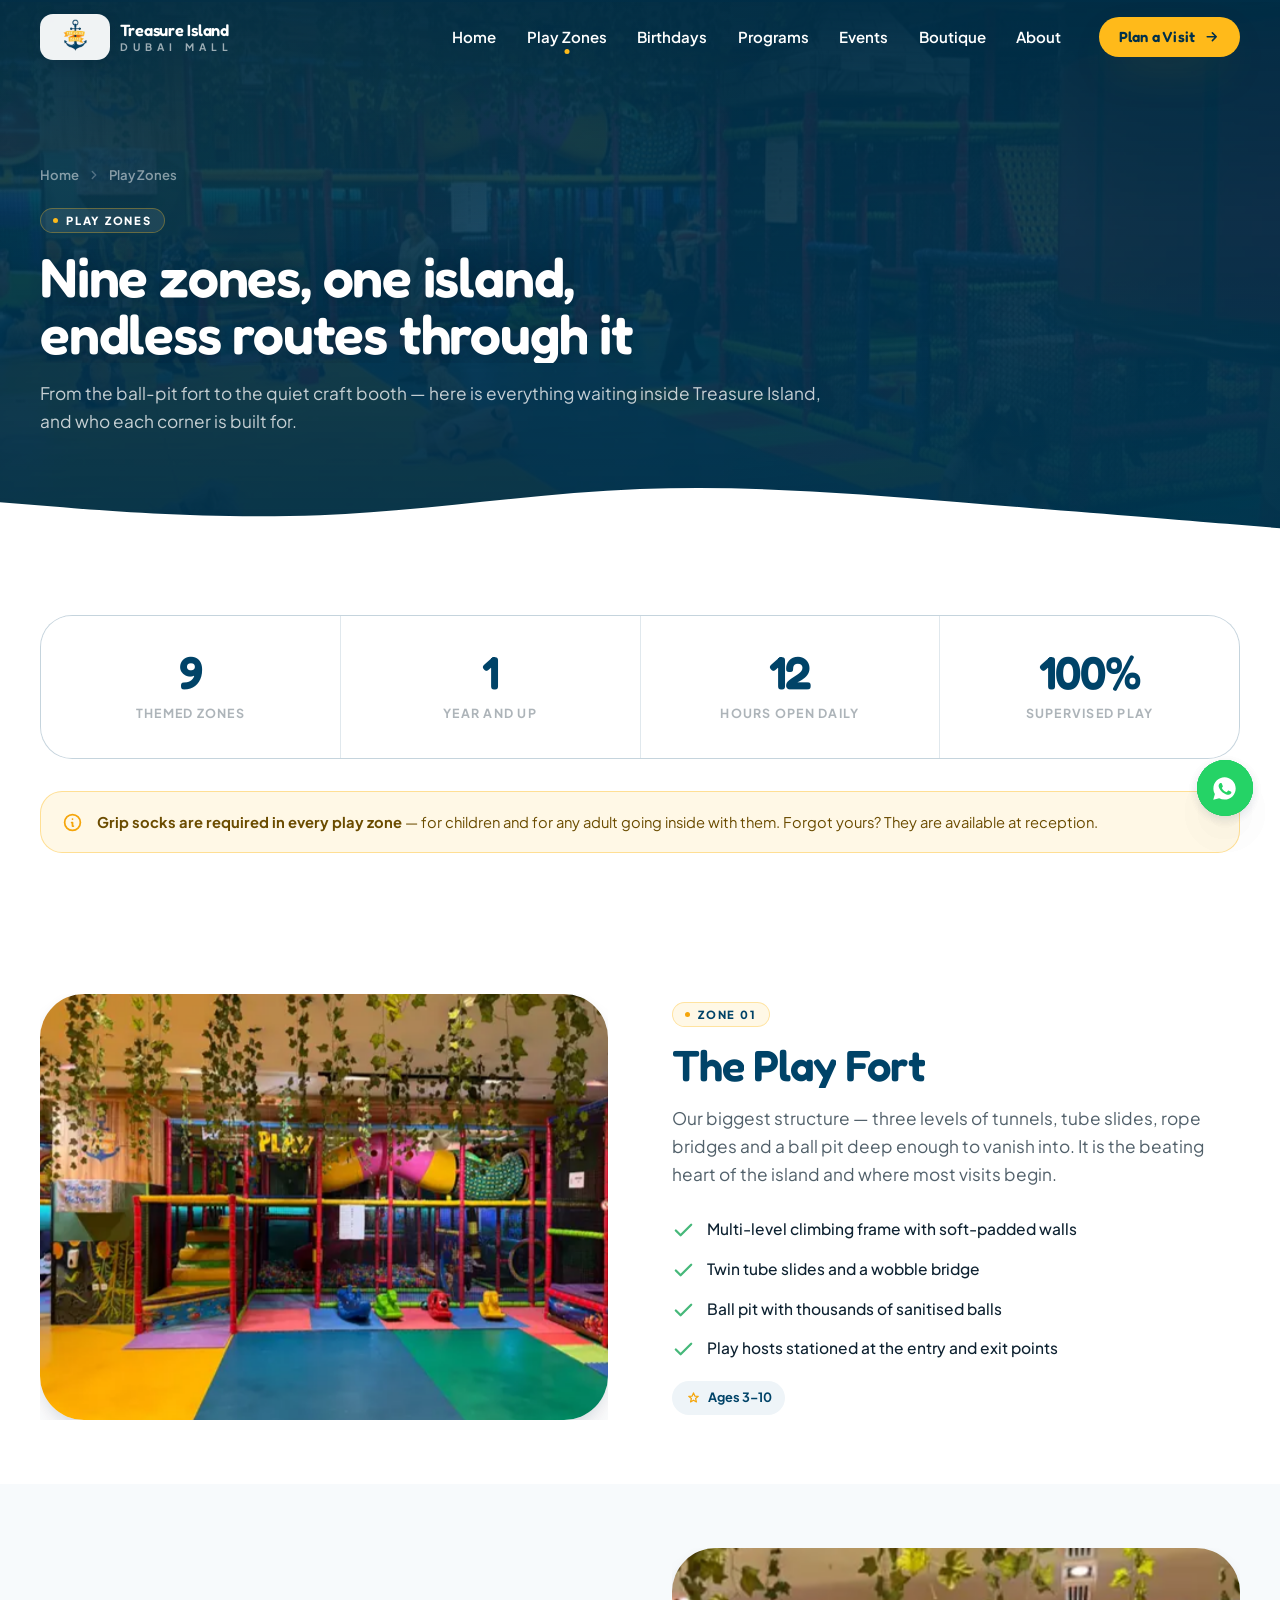
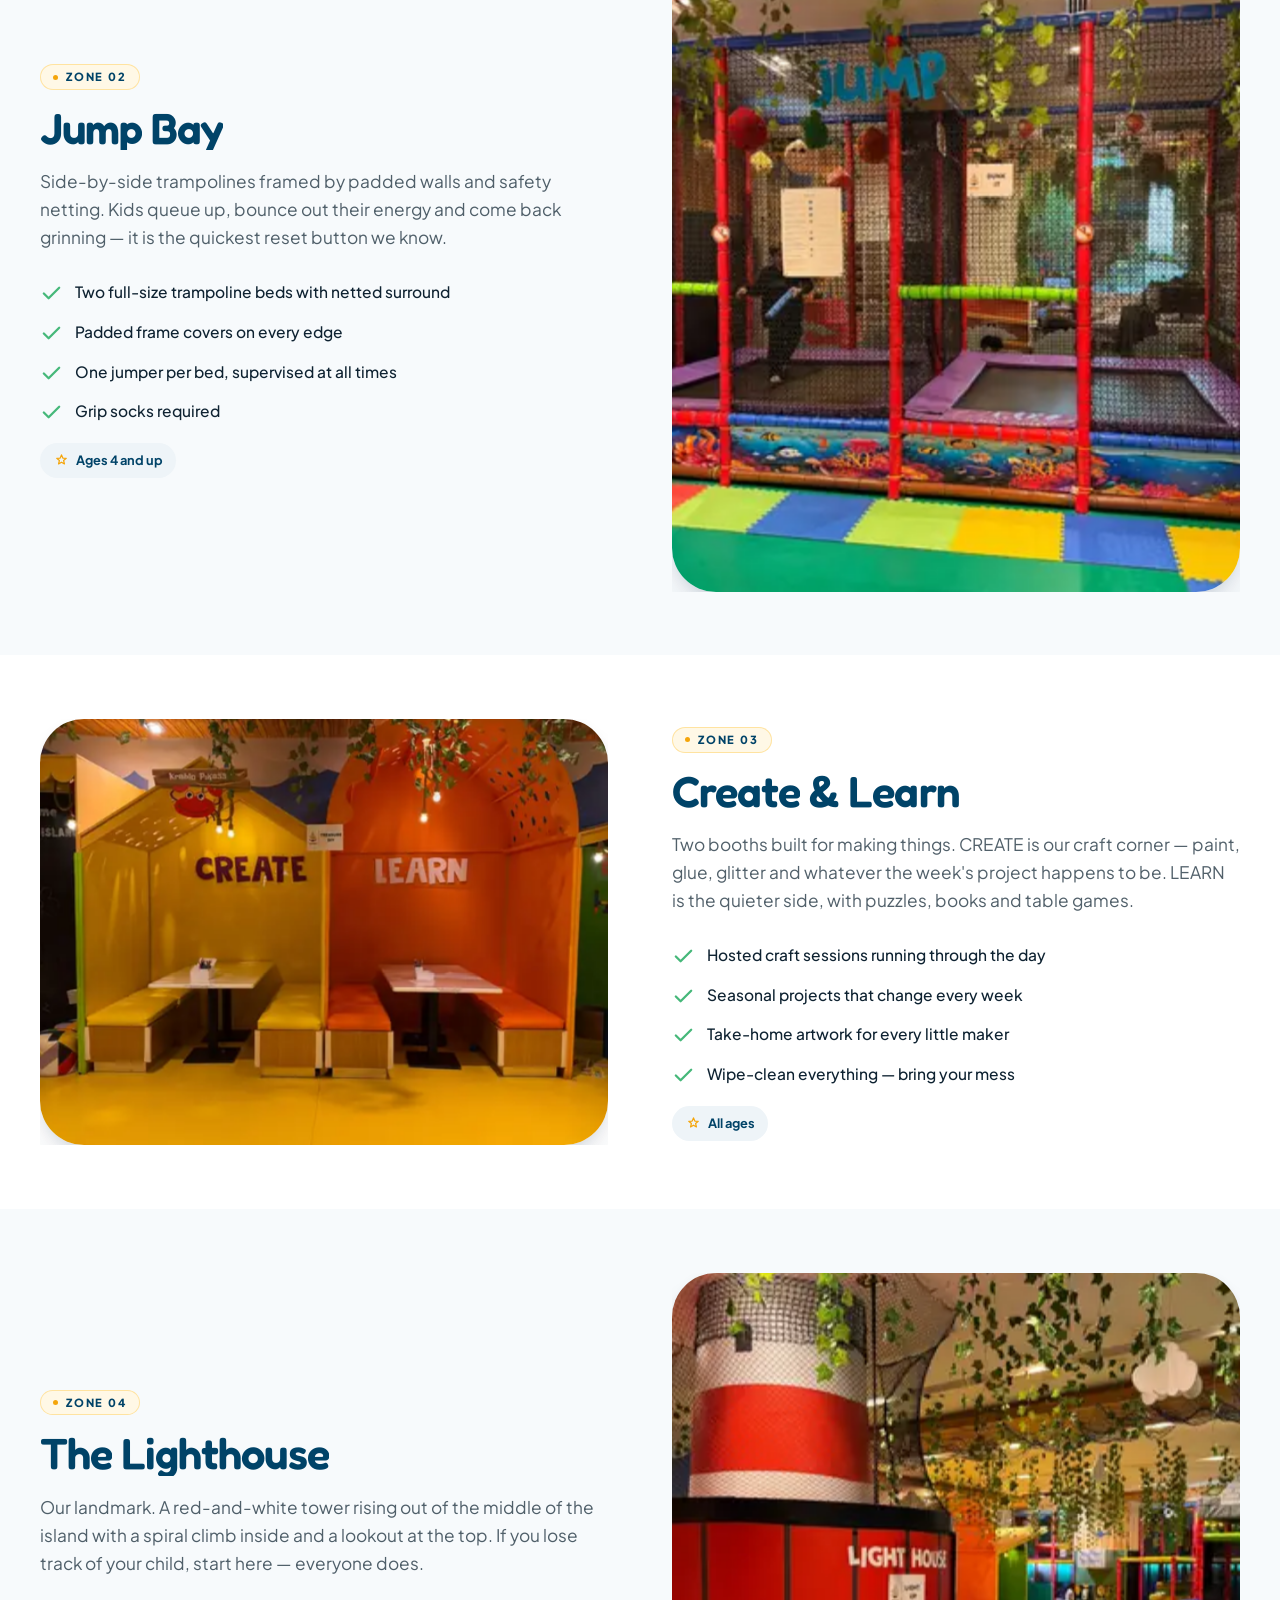
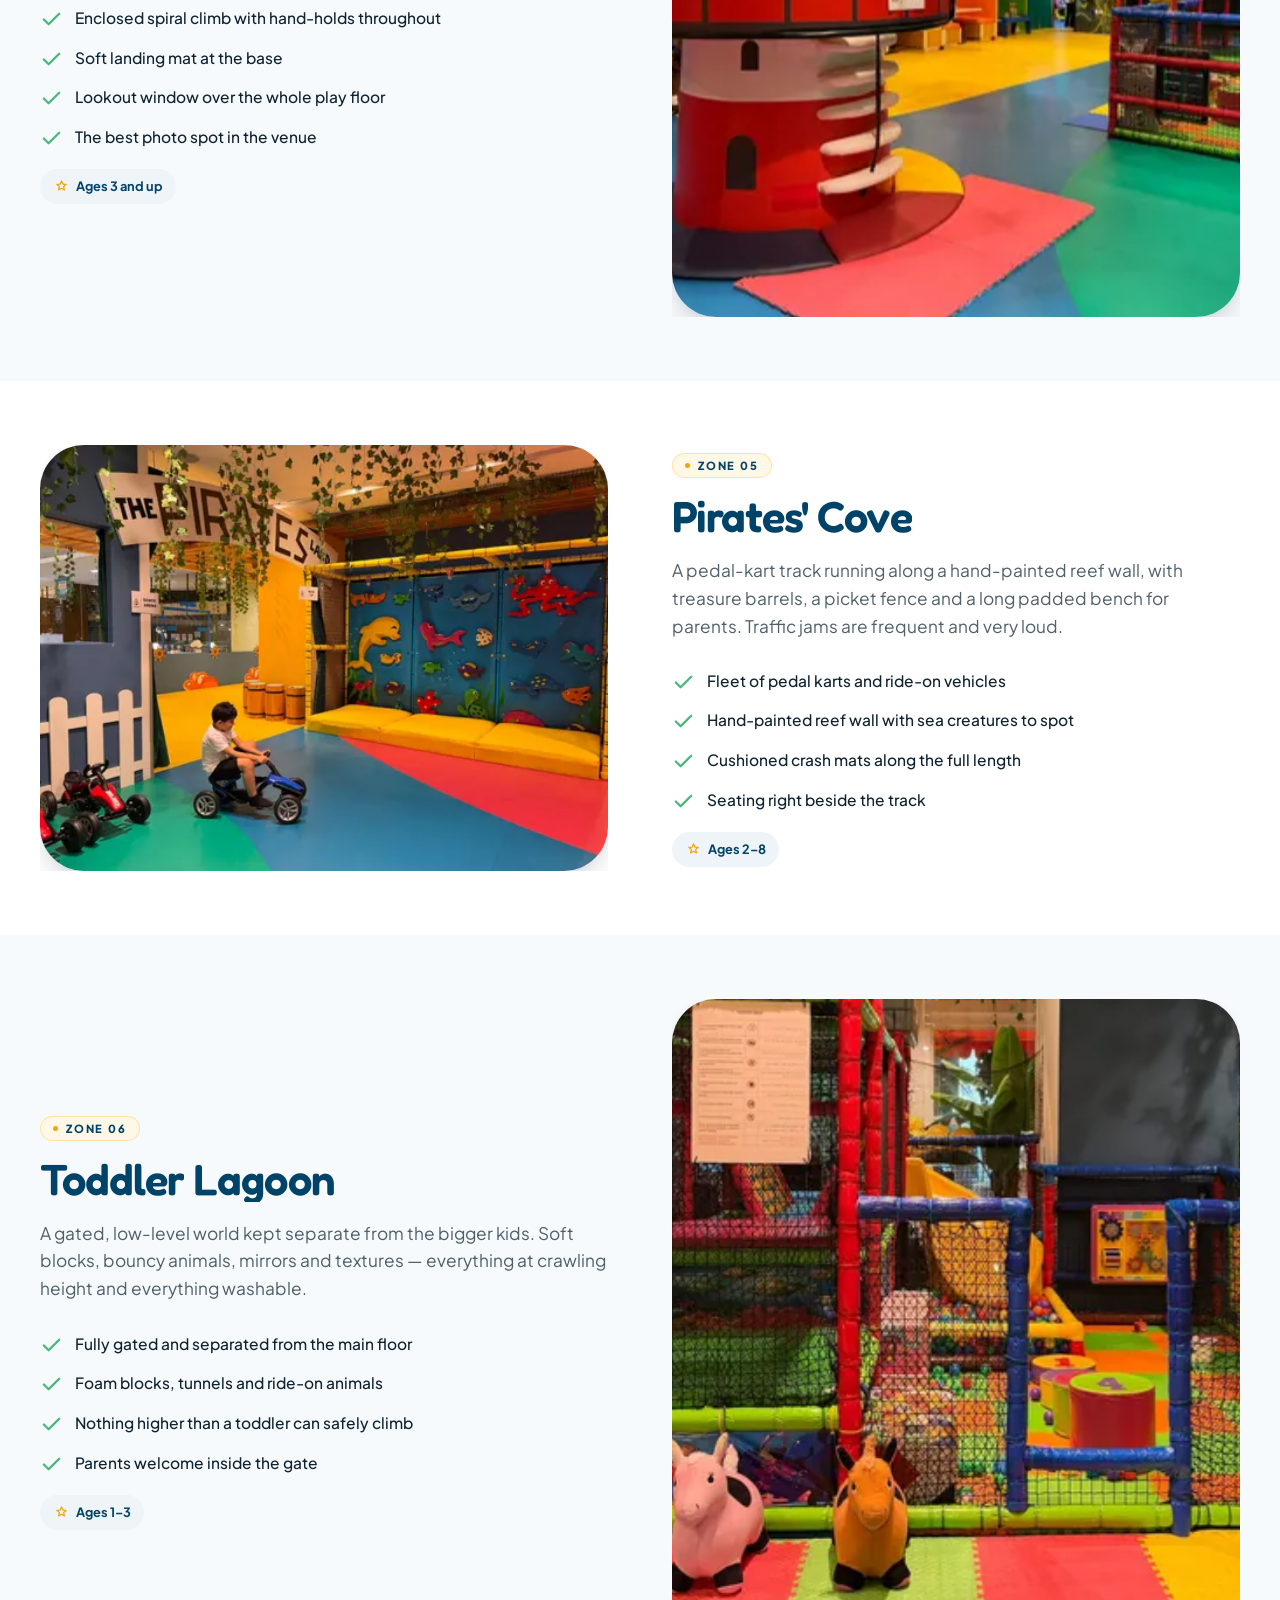
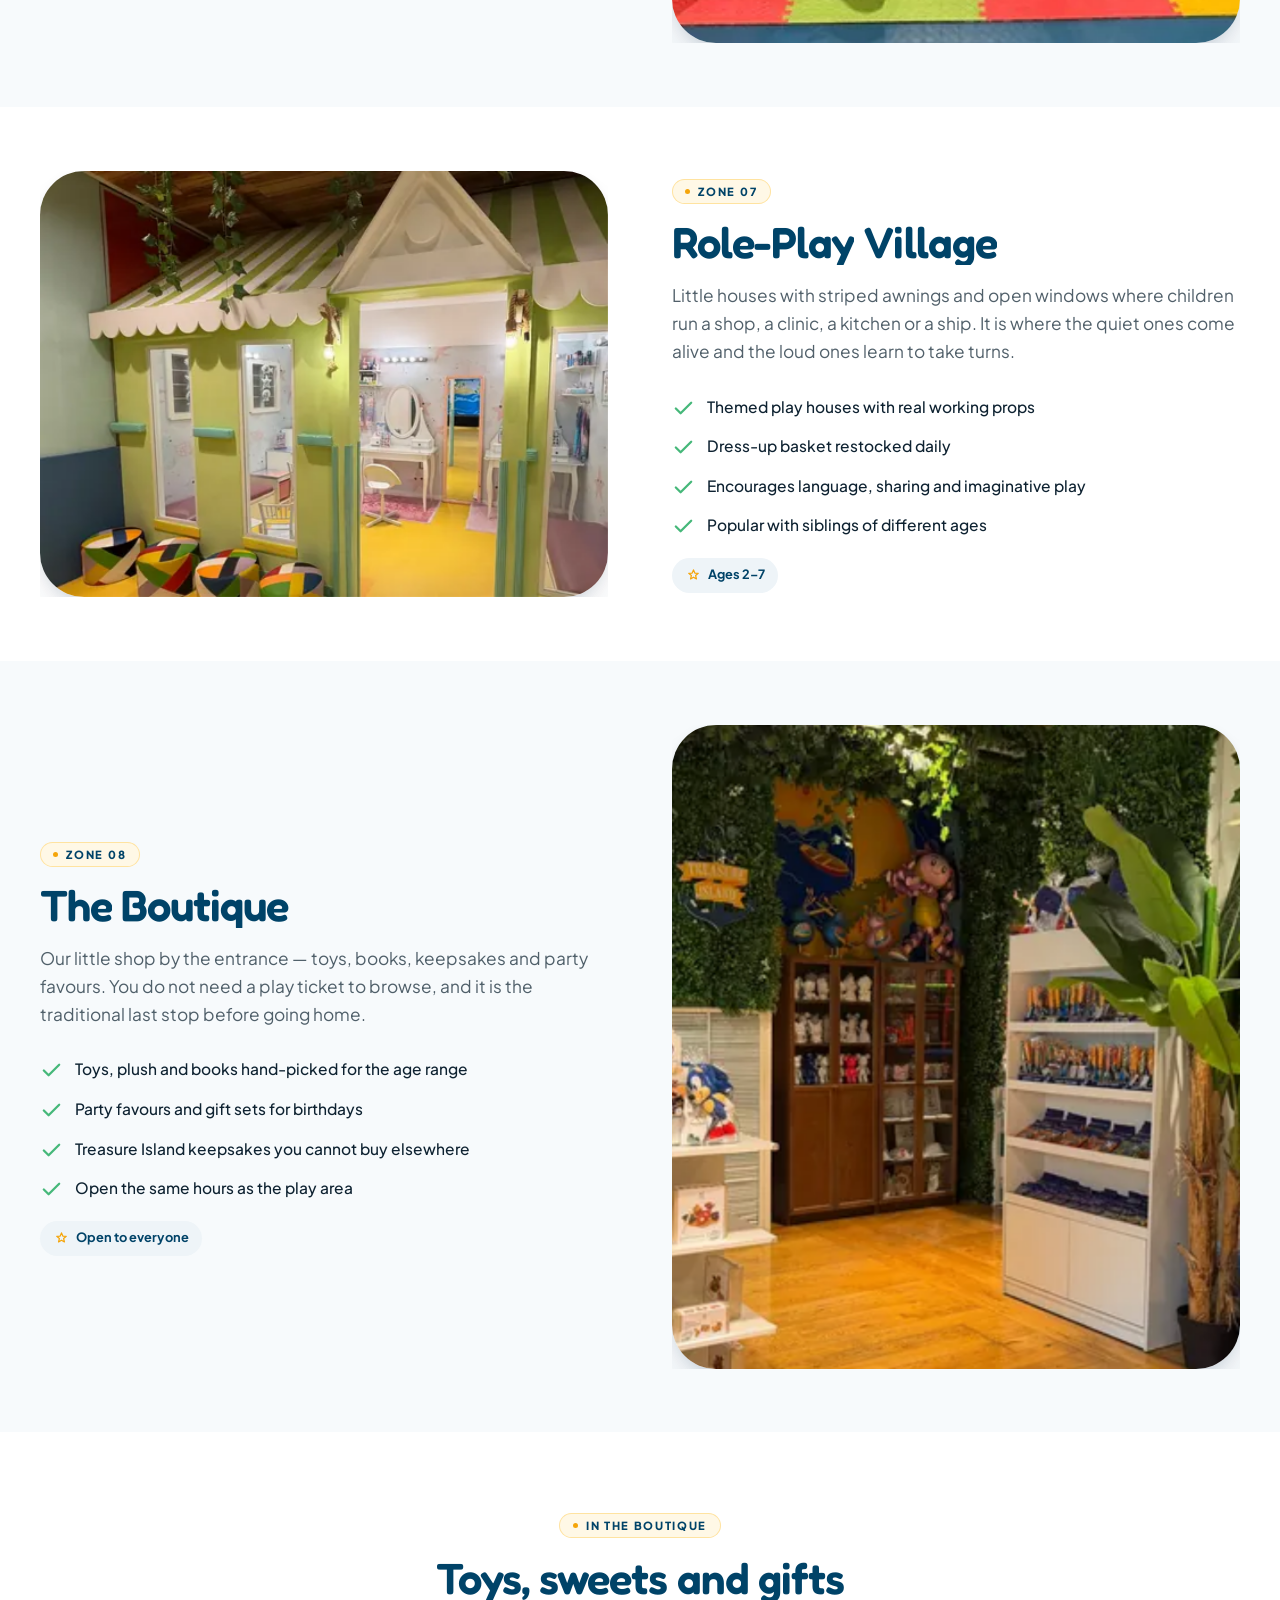
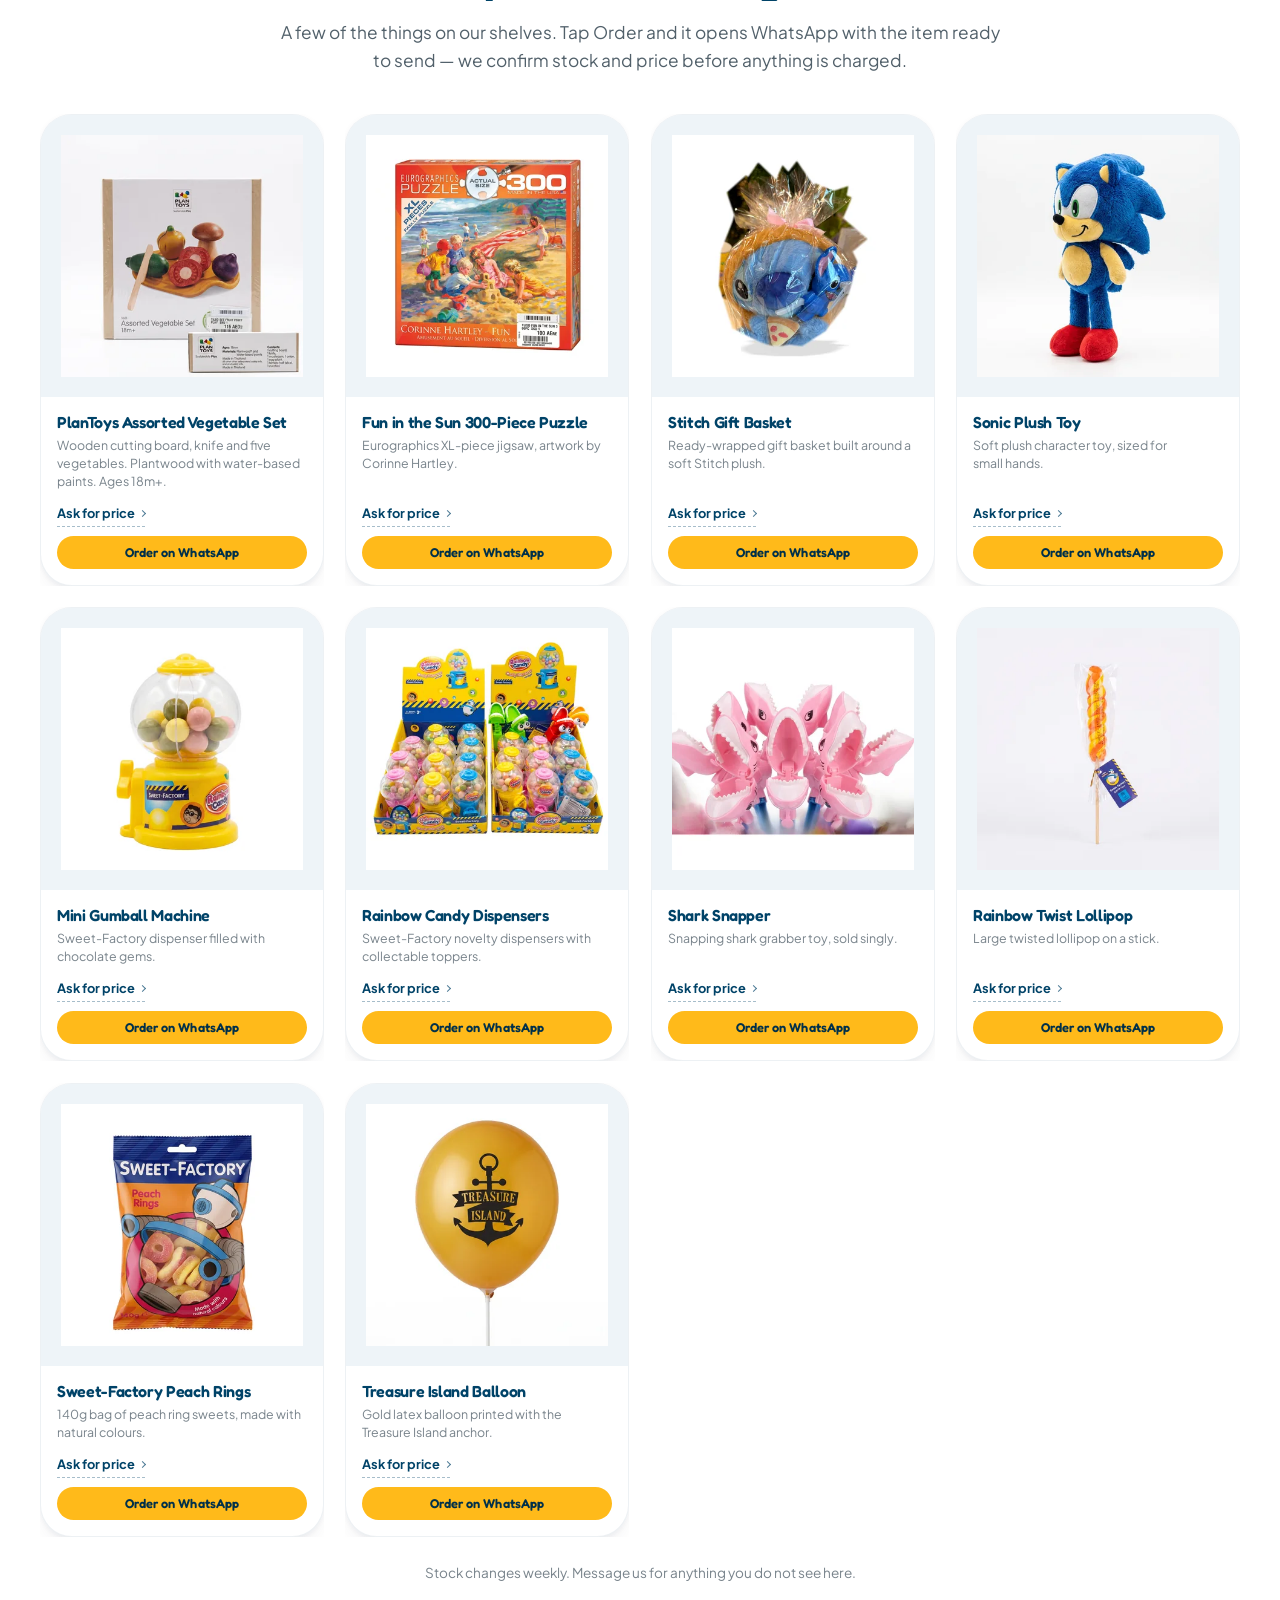
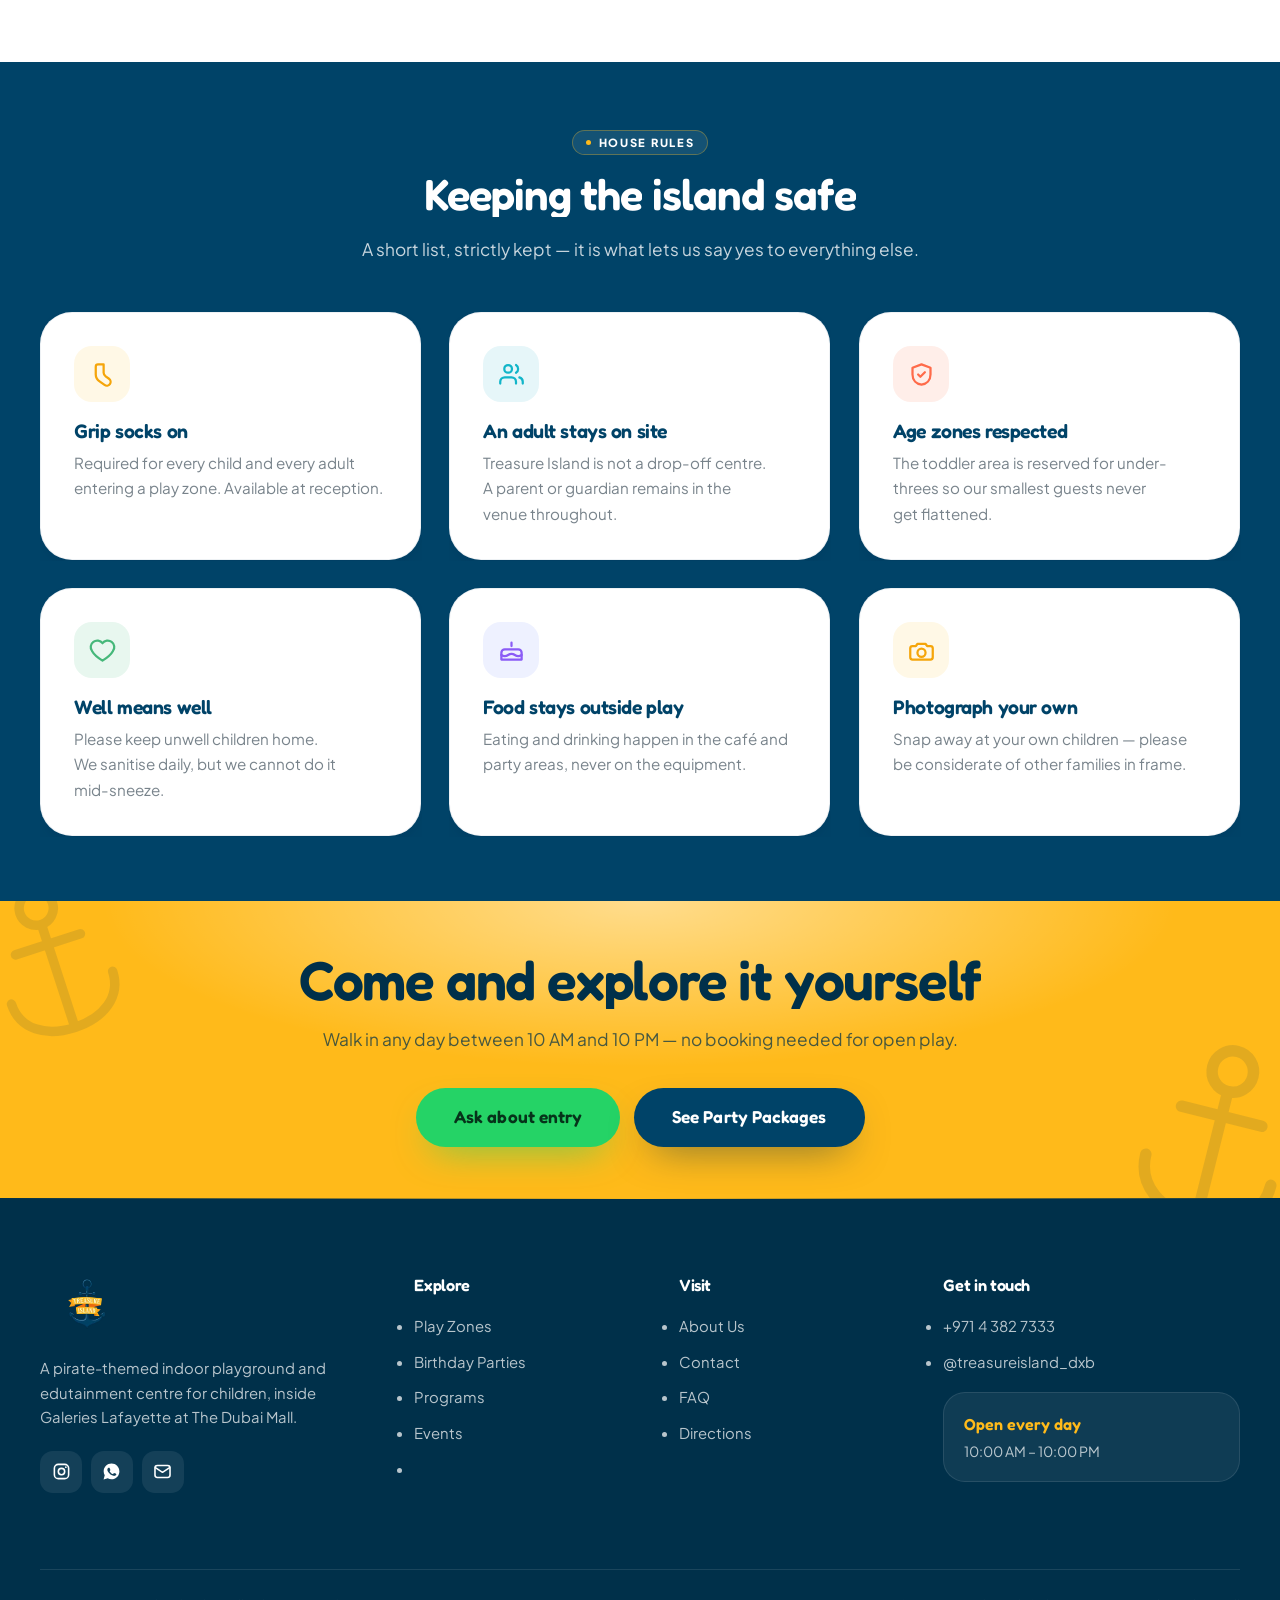
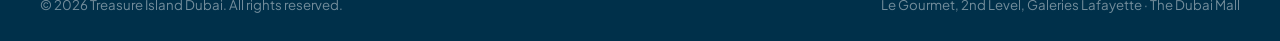
<file: play.html>
<!DOCTYPE html>
<html lang="en">
<head>
<meta charset="utf-8">
<meta name="viewport" content="width=device-width, initial-scale=1, viewport-fit=cover">
<title>Nine Play Zones for Kids | Treasure Island, The Dubai Mall</title>
<meta name="description" content="Explore all nine zones at Treasure Island Dubai: the Play Fort, Jump Bay trampolines, Create &amp; Learn craft booths, the Lighthouse, Pirates Cove karts, Toddler Lagoon, Role-Play Village and the Boutique.">
<link rel="canonical" href="https://mohammadmarwanbalkis-sketch.github.io/treasure-island/play.html">
<meta property="og:url" content="https://mohammadmarwanbalkis-sketch.github.io/treasure-island/play.html">
<meta property="og:site_name" content="Treasure Island Dubai">
<meta name="twitter:title" content="Nine Play Zones for Kids | Treasure Island, The Dubai Mall">
<meta name="twitter:description" content="Explore all nine zones at Treasure Island Dubai: the Play Fort, Jump Bay trampolines, Create &amp; Learn craft booths, the Lighthouse, Pirates Cove karts, Toddler Lagoon, Role-Play Village and the Boutique.">
<meta name="twitter:image" content="https://mohammadmarwanbalkis-sketch.github.io/treasure-island/assets/img/hall-tall.webp">
<meta name="robots" content="index,follow,max-image-preview:large,max-snippet:-1,max-video-preview:-1">
<meta name="geo.region" content="AE-DU">
<meta name="geo.placename" content="The Dubai Mall, Downtown Dubai">
<meta name="geo.position" content="25.1972;55.2796">
<meta name="ICBM" content="25.1972, 55.2796">
<meta name="author" content="Treasure Island Dubai">
<link rel="alternate" hreflang="en-ae" href="https://mohammadmarwanbalkis-sketch.github.io/treasure-island/play.html">
<link rel="alternate" hreflang="x-default" href="https://mohammadmarwanbalkis-sketch.github.io/treasure-island/play.html">
<meta name="theme-color" content="#004368">
<meta property="og:type" content="website">
<meta property="og:title" content="Nine Play Zones for Kids | Treasure Island, The Dubai Mall">
<meta property="og:description" content="Explore all nine zones at Treasure Island Dubai: the Play Fort, Jump Bay trampolines, Create &amp; Learn craft booths, the Lighthouse, Pirates Cove karts, Toddler Lagoon, Role-Play Village and the Boutique.">
<meta property="og:image" content="https://mohammadmarwanbalkis-sketch.github.io/treasure-island/assets/img/hall-tall.webp">
<meta property="og:locale" content="en_AE">
<meta name="twitter:card" content="summary_large_image">
<link rel="icon" href="assets/favicon-32.png" sizes="32x32">
<link rel="apple-touch-icon" href="assets/favicon.png">
<link rel="preconnect" href="https://fonts.googleapis.com">
<link rel="preconnect" href="https://fonts.gstatic.com" crossorigin>
<link href="https://fonts.googleapis.com/css2?family=Fredoka:wght@400;500;600;700&family=Plus+Jakarta+Sans:wght@400;500;600;700;800&display=swap" rel="stylesheet">
<link rel="stylesheet" href="assets/css/style.css?v=20284bcb">
<script type="application/ld+json">
{
 "@context": "https://schema.org",
 "@graph": [
  {
   "@type": "Organization",
   "@id": "https://mohammadmarwanbalkis-sketch.github.io/treasure-island/#organization",
   "name": "Treasure Island Dubai",
   "url": "https://mohammadmarwanbalkis-sketch.github.io/treasure-island/",
   "logo": {
    "@id": "https://mohammadmarwanbalkis-sketch.github.io/treasure-island/#logo"
   },
   "sameAs": [
    "https://www.instagram.com/treasureisland_dxb/"
   ],
   "contactPoint": [
    {
     "@type": "ContactPoint",
     "telephone": "+97143827333",
     "contactType": "customer service",
     "areaServed": "AE",
     "availableLanguage": [
      "English",
      "Arabic"
     ]
    },
    {
     "@type": "ContactPoint",
     "telephone": "+971504738452",
     "contactType": "reservations",
     "areaServed": "AE",
     "availableLanguage": [
      "English",
      "Arabic"
     ]
    }
   ]
  },
  {
   "@type": [
    "AmusementPark",
    "ChildCare",
    "LocalBusiness"
   ],
   "@id": "https://mohammadmarwanbalkis-sketch.github.io/treasure-island/#business",
   "name": "Treasure Island Dubai",
   "alternateName": "Treasure Island - The Dubai Mall",
   "description": "Pirate-themed indoor playground and edutainment centre for children aged 1-10, on the second level of Galeries Lafayette at The Dubai Mall.",
   "url": "https://mohammadmarwanbalkis-sketch.github.io/treasure-island/",
   "logo": {
    "@type": "ImageObject",
    "@id": "https://mohammadmarwanbalkis-sketch.github.io/treasure-island/#logo",
    "url": "https://mohammadmarwanbalkis-sketch.github.io/treasure-island/assets/logo.png",
    "width": 420,
    "height": 290,
    "caption": "Treasure Island Dubai"
   },
   "image": [
    "https://mohammadmarwanbalkis-sketch.github.io/treasure-island/assets/img/entrance-hero.webp",
    "https://mohammadmarwanbalkis-sketch.github.io/treasure-island/assets/img/royal-carpet.webp",
    "https://mohammadmarwanbalkis-sketch.github.io/treasure-island/assets/img/hall-tall.webp"
   ],
   "telephone": "+97143827333",
   "email": "hello@treasureislanddubai.ae",
   "priceRange": "$$",
   "currenciesAccepted": "AED",
   "paymentAccepted": "Cash, Credit Card, Debit Card",
   "address": {
    "@type": "PostalAddress",
    "streetAddress": "Le Gourmet, 2nd Level, Galeries Lafayette, The Dubai Mall, Mohammed Bin Rashid Boulevard",
    "addressLocality": "Dubai",
    "addressRegion": "Dubai",
    "postalCode": "00000",
    "addressCountry": "AE"
   },
   "geo": {
    "@type": "GeoCoordinates",
    "latitude": 25.1972,
    "longitude": 55.2796
   },
   "hasMap": "https://www.google.com/maps/search/?api=1&query=Galeries+Lafayette+The+Dubai+Mall",
   "openingHoursSpecification": [
    {
     "@type": "OpeningHoursSpecification",
     "dayOfWeek": [
      "Monday",
      "Tuesday",
      "Wednesday",
      "Thursday",
      "Friday",
      "Saturday",
      "Sunday"
     ],
     "opens": "10:00",
     "closes": "22:00"
    }
   ],
   "sameAs": [
    "https://www.instagram.com/treasureisland_dxb/"
   ],
   "areaServed": [
    {
     "@type": "City",
     "name": "Dubai"
    },
    {
     "@type": "Country",
     "name": "United Arab Emirates"
    }
   ],
   "publicAccess": true,
   "isAccessibleForFree": false,
   "smokingAllowed": false,
   "audience": {
    "@type": "PeopleAudience",
    "suggestedMinAge": 1,
    "suggestedMaxAge": 10
   },
   "amenityFeature": [
    {
     "@type": "LocationFeatureSpecification",
     "name": "Nine themed play zones",
     "value": true
    },
    {
     "@type": "LocationFeatureSpecification",
     "name": "Gated toddler area for under-threes",
     "value": true
    },
    {
     "@type": "LocationFeatureSpecification",
     "name": "Supervised by trained play hosts",
     "value": true
    },
    {
     "@type": "LocationFeatureSpecification",
     "name": "Step-free wheelchair and pram access",
     "value": true
    },
    {
     "@type": "LocationFeatureSpecification",
     "name": "Birthday party rooms",
     "value": true
    },
    {
     "@type": "LocationFeatureSpecification",
     "name": "Grip socks available at reception",
     "value": true
    }
   ],
   "containsPlace": [
    {
     "@type": "Place",
     "name": "The Play Fort"
    },
    {
     "@type": "Place",
     "name": "Jump Bay"
    },
    {
     "@type": "Place",
     "name": "Create & Learn"
    },
    {
     "@type": "Place",
     "name": "The Lighthouse"
    },
    {
     "@type": "Place",
     "name": "Pirates' Cove"
    },
    {
     "@type": "Place",
     "name": "Toddler Lagoon"
    },
    {
     "@type": "Place",
     "name": "Role-Play Village"
    },
    {
     "@type": "Place",
     "name": "The Party Deck"
    },
    {
     "@type": "Place",
     "name": "The Boutique"
    }
   ],
   "parentOrganization": {
    "@id": "https://mohammadmarwanbalkis-sketch.github.io/treasure-island/#organization"
   }
  },
  {
   "@type": "WebSite",
   "@id": "https://mohammadmarwanbalkis-sketch.github.io/treasure-island/#website",
   "url": "https://mohammadmarwanbalkis-sketch.github.io/treasure-island/",
   "name": "Treasure Island Dubai",
   "publisher": {
    "@id": "https://mohammadmarwanbalkis-sketch.github.io/treasure-island/#organization"
   },
   "inLanguage": "en-AE"
  },
  {
   "@type": "BreadcrumbList",
   "@id": "https://mohammadmarwanbalkis-sketch.github.io/treasure-island/play.html#breadcrumb",
   "itemListElement": [
    {
     "@type": "ListItem",
     "position": 1,
     "name": "Home",
     "item": "https://mohammadmarwanbalkis-sketch.github.io/treasure-island/"
    },
    {
     "@type": "ListItem",
     "position": 2,
     "name": "Play Zones",
     "item": "https://mohammadmarwanbalkis-sketch.github.io/treasure-island/play.html"
    }
   ]
  },
  {
   "@type": "WebPage",
   "@id": "https://mohammadmarwanbalkis-sketch.github.io/treasure-island/play.html#webpage",
   "url": "https://mohammadmarwanbalkis-sketch.github.io/treasure-island/play.html",
   "name": "Nine Play Zones for Kids | Treasure Island, The Dubai Mall",
   "description": "Explore all nine zones at Treasure Island Dubai: the Play Fort, Jump Bay trampolines, Create & Learn craft booths, the Lighthouse, Pirates Cove karts, Toddler Lagoon, Role-Play Village and the Boutique.",
   "isPartOf": {
    "@id": "https://mohammadmarwanbalkis-sketch.github.io/treasure-island/#website"
   },
   "about": {
    "@id": "https://mohammadmarwanbalkis-sketch.github.io/treasure-island/#business"
   },
   "primaryImageOfPage": {
    "@type": "ImageObject",
    "url": "https://mohammadmarwanbalkis-sketch.github.io/treasure-island/assets/img/hall-tall.webp"
   },
   "inLanguage": "en-AE",
   "speakable": {
    "@type": "SpeakableSpecification",
    "cssSelector": [
     "h1",
     ".lead"
    ]
   },
   "breadcrumb": {
    "@id": "https://mohammadmarwanbalkis-sketch.github.io/treasure-island/play.html#breadcrumb"
   }
  },
  {
   "@type": "ItemList",
   "@id": "https://mohammadmarwanbalkis-sketch.github.io/treasure-island/play.html#zones",
   "name": "Play zones at Treasure Island Dubai",
   "itemListElement": [
    {
     "@type": "ListItem",
     "position": 1,
     "name": "The Play Fort"
    },
    {
     "@type": "ListItem",
     "position": 2,
     "name": "Jump Bay"
    },
    {
     "@type": "ListItem",
     "position": 3,
     "name": "Create & Learn"
    },
    {
     "@type": "ListItem",
     "position": 4,
     "name": "The Lighthouse"
    },
    {
     "@type": "ListItem",
     "position": 5,
     "name": "Pirates' Cove"
    },
    {
     "@type": "ListItem",
     "position": 6,
     "name": "Toddler Lagoon"
    },
    {
     "@type": "ListItem",
     "position": 7,
     "name": "Role-Play Village"
    },
    {
     "@type": "ListItem",
     "position": 8,
     "name": "The Boutique"
    }
   ]
  }
 ]
}
</script>
</head>
<body>

<a class="skip" href="#main">Skip to content</a>

<!-- ============ PRELOADER ============ -->
<div id="preloader">
  <div class="pl-inner">
    <svg class="pl-anchor" viewBox="0 0 100 100" aria-hidden="true">
      <circle cx="50" cy="18" r="9"/>
      <path d="M50 27v55"/>
      <path d="M32 38h36"/>
      <path d="M22 62c0 14 12 22 28 22s28-8 28-22"/>
      <path d="M22 62l-8 6 2-11M78 62l8 6-2-11"/>
    </svg>
    <div class="pl-word">Treasure Island</div>
    <div class="pl-bar"><i></i></div>
  </div>
</div>

<div class="progress" aria-hidden="true"></div>


<div class="progress" aria-hidden="true"></div>

<!-- ============ NAV ============ -->
<header class="nav">
  <div class="nav-in">
    <a class="brand" href="index.html" aria-label="Treasure Island Dubai — home">
      <img src="assets/logo@180.webp" alt="Treasure Island Dubai" width="66" height="46">
      <span class="brand-txt"><b>Treasure Island</b><span>Dubai Mall</span></span>
    </a>
    <nav class="nav-links" aria-label="Main">
      <a href="index.html">Home</a>
      <a href="play.html">Play Zones</a>
      <a href="birthdays.html">Birthdays</a>
      <a href="programs.html">Programs</a>
      <a href="events.html">Events</a>
      <a href="play.html#shop">Boutique</a>
      <a href="about.html">About</a>
    </nav>
    <div class="nav-cta">
      <a class="btn btn--gold btn--sm" href="contact.html" data-magnet="0.24">
        Plan a Visit
        <svg class="i-arrow" viewBox="0 0 24 24" fill="none" stroke="currentColor" stroke-width="2.4" stroke-linecap="round" stroke-linejoin="round" aria-hidden="true"><path d="M5 12h14M13 6l6 6-6 6"/></svg>
      </a>
      <button class="burger" aria-label="Open menu" aria-expanded="false" aria-controls="drawer"><i></i><i></i><i></i></button>
    </div>
  </div>
</header>

<!-- ============ MOBILE DRAWER ============ -->
<div class="drawer" id="drawer">
  <div></div>
  <nav class="drawer-links" aria-label="Mobile">
    <a href="index.html"><em>01</em> Home</a>
    <a href="play.html"><em>02</em> Play Zones</a>
    <a href="birthdays.html"><em>03</em> Birthdays</a>
    <a href="programs.html"><em>04</em> Programs</a>
    <a href="events.html"><em>05</em> Events</a>
    <a href="play.html#shop"><em>06</em> Boutique</a>
    <a href="about.html"><em>07</em> About</a>
    <a href="contact.html"><em>08</em> Contact</a>
  </nav>
  <div class="drawer-foot">
    <div class="btn-row">
      <a class="btn btn--gold" href="https://wa.me/971504738452?text=Hello%20Treasure%20Island%2C%0A%0AI%27d%20like%20to%20know%20more%20about%20Treasure%20Island%20at%20The%20Dubai%20Mall.%0A%0A%E2%80%94%20Sent%20from%20the%20Treasure%20Island%20website" target="_blank" rel="noopener">
        <svg viewBox="0 0 24 24" fill="currentColor" aria-hidden="true"><path d="M12.04 2C6.58 2 2.13 6.45 2.13 11.91c0 1.75.46 3.45 1.32 4.95L2 22l5.25-1.38a9.9 9.9 0 004.79 1.22h.01c5.46 0 9.91-4.45 9.91-9.91S17.5 2 12.04 2zm5.8 14.13c-.24.68-1.42 1.31-1.95 1.36-.5.05-.98.24-3.3-.69-2.78-1.1-4.55-3.94-4.69-4.12-.14-.19-1.12-1.49-1.12-2.84s.71-2.02.96-2.29c.25-.28.55-.35.73-.35.18 0 .37 0 .53.01.17.01.4-.06.63.48.24.57.8 1.97.87 2.11.07.14.12.31.02.5-.09.19-.14.31-.28.47-.14.17-.3.37-.42.5-.14.14-.29.29-.12.57.16.28.73 1.2 1.56 1.94 1.07.95 1.98 1.25 2.26 1.39.28.14.44.12.61-.07.17-.19.7-.82.89-1.1.18-.28.37-.23.62-.14.25.09 1.61.76 1.89.9.28.14.46.21.53.33.07.11.07.65-.17 1.33z"/></svg>
        WhatsApp Us
      </a>
      <a class="btn btn--light" href="tel:+97143827333">Call</a>
    </div>
    <div class="drawer-meta">
      <span>Le Gourmet, 2nd Level, Galeries Lafayette</span>
      <span>The Dubai Mall · Open daily 10 AM – 10 PM</span>
      <a href="https://www.instagram.com/treasureisland_dxb/" target="_blank" rel="noopener">@treasureisland_dxb</a>
    </div>
  </div>
</div>


<main id="main">

<section class="phead">
  <img class="phead-img" src="assets/img/hall-tall@900.webp" alt="" aria-hidden="true" data-px="0.1" loading="eager" decoding="async" srcset="assets/img/hall-tall@500.webp 500w, assets/img/hall-tall@700.webp 700w, assets/img/hall-tall@900.webp 900w, assets/img/hall-tall.webp 1200w" sizes="(max-width:640px) 51vw, 68vw">
  <div class="shell">
    <div class="crumbs">
      <a href="index.html">Home</a>
      <svg viewBox="0 0 24 24" fill="none" stroke="currentColor" stroke-width="2.4" stroke-linecap="round" stroke-linejoin="round"><path d="M9 18l6-6-6-6"/></svg>
      <span>Play Zones</span>
    </div>
    <span class="eyebrow eyebrow--light">Play Zones</span>
    <h1 class="split" style="margin-top:1rem">Nine zones, one island,<br>endless routes through it</h1>
    <p class="lead">From the ball-pit fort to the quiet craft booth — here is everything waiting inside Treasure Island, and who each corner is built for.</p>
  </div>
  <div class="wave wave--bottom" aria-hidden="true">
    <svg viewBox="0 0 1440 110" preserveAspectRatio="none"><path fill="#ffffff" d="M0,64L60,69.3C120,75,240,85,360,80C480,75,600,53,720,48C840,43,960,53,1080,64C1200,75,1320,85,1380,90.7L1440,96L1440,110L0,110Z"/></svg>
  </div>
</section>
<section class="section section--tight">
  <div class="shell">
    <div class="stats" data-reveal="scale">
      <div><b data-count="9"></b><span>Themed zones</span></div>
      <div><b data-count="1"></b><span>Year and up</span></div>
      <div><b data-count="12"></b><span>Hours open daily</span></div>
      <div><b data-count="100" data-suffix="%"></b><span>Supervised play</span></div>
    </div>
    <div class="note" style="margin-top:2rem" data-reveal>
      <svg viewBox="0 0 24 24" fill="none" stroke="currentColor" stroke-width="2" stroke-linecap="round" stroke-linejoin="round" aria-hidden="true"><circle cx="12" cy="12" r="9"/><path d="M12 8h.01M11 12h1v4h1"/></svg>
      <span><b>Grip socks are required in every play zone</b> — for children and for any adult going inside with them. Forgot yours? They are available at reception.</span>
    </div>
  </div>
</section>
<section class="section" id="play">
  <div class="shell split-sec">
    <div class="split-media" data-reveal="mask">
      <figure style="border-radius:var(--r-xl);overflow:hidden;box-shadow:var(--sh-2);aspect-ratio:4/3">
        <img class="lazy" src="assets/img/play-01@900.webp" srcset="assets/img/play-01@500.webp 500w, assets/img/play-01@700.webp 700w, assets/img/play-01@900.webp 900w, assets/img/play-01.webp 1200w" sizes="(max-width:900px) 72vw, 36vw" alt="The multi-level soft play fort with slides, nets and tunnels" loading="lazy" decoding="async" width="900" height="675" style="width:100%;height:100%;object-fit:cover" data-zoom="0.08">
      </figure>
    </div>
    <div class="split-copy">
      <span class="eyebrow">Zone 01</span>
      <h2 class="split" style="margin-top:1rem">The Play Fort</h2>
      <p class="lead" style="margin-top:1.1rem">Our biggest structure — three levels of tunnels, tube slides, rope bridges and a ball pit deep enough to vanish into. It is the beating heart of the island and where most visits begin.</p>
      <ul class="checks" data-stagger="80"><li data-reveal><svg viewBox="0 0 24 24" fill="none" stroke="currentColor" stroke-width="2.4" stroke-linecap="round" stroke-linejoin="round" aria-hidden="true"><path d="M20 6L9 17l-5-5"/></svg><span>Multi-level climbing frame with soft-padded walls</span></li><li data-reveal><svg viewBox="0 0 24 24" fill="none" stroke="currentColor" stroke-width="2.4" stroke-linecap="round" stroke-linejoin="round" aria-hidden="true"><path d="M20 6L9 17l-5-5"/></svg><span>Twin tube slides and a wobble bridge</span></li><li data-reveal><svg viewBox="0 0 24 24" fill="none" stroke="currentColor" stroke-width="2.4" stroke-linecap="round" stroke-linejoin="round" aria-hidden="true"><path d="M20 6L9 17l-5-5"/></svg><span>Ball pit with thousands of sanitised balls</span></li><li data-reveal><svg viewBox="0 0 24 24" fill="none" stroke="currentColor" stroke-width="2.4" stroke-linecap="round" stroke-linejoin="round" aria-hidden="true"><path d="M20 6L9 17l-5-5"/></svg><span>Play hosts stationed at the entry and exit points</span></li></ul>
      <div class="tag-row"><span class="badge-pill"><svg viewBox="0 0 24 24" fill="none" stroke="currentColor" stroke-width="2" stroke-linecap="round" stroke-linejoin="round" aria-hidden="true"><path d="M12 3l2.1 5.1 5.5.4-4.2 3.6 1.3 5.4L12 14.7 7.3 17.5l1.3-5.4L4.4 8.5l5.5-.4L12 3z"/></svg>Ages 3–10</span></div>
    </div>
  </div>
</section>
<section class="section section--paper" id="jump">
  <div class="shell split-sec split-sec--rev">
    <div class="split-media" data-reveal="mask">
      <figure style="border-radius:var(--r-xl);overflow:hidden;box-shadow:var(--sh-2);aspect-ratio:3/3.4">
        <img class="lazy" src="assets/img/jump-02@900.webp" srcset="assets/img/jump-02@500.webp 500w, assets/img/jump-02@700.webp 700w, assets/img/jump-02@900.webp 900w, assets/img/jump-02.webp 1200w" sizes="(max-width:900px) 72vw, 36vw" alt="The Jump Bay trampolines with netting and padded frames" loading="lazy" decoding="async" width="900" height="1200" style="width:100%;height:100%;object-fit:cover" data-zoom="0.08">
      </figure>
    </div>
    <div class="split-copy">
      <span class="eyebrow">Zone 02</span>
      <h2 class="split" style="margin-top:1rem">Jump Bay</h2>
      <p class="lead" style="margin-top:1.1rem">Side-by-side trampolines framed by padded walls and safety netting. Kids queue up, bounce out their energy and come back grinning — it is the quickest reset button we know.</p>
      <ul class="checks" data-stagger="80"><li data-reveal><svg viewBox="0 0 24 24" fill="none" stroke="currentColor" stroke-width="2.4" stroke-linecap="round" stroke-linejoin="round" aria-hidden="true"><path d="M20 6L9 17l-5-5"/></svg><span>Two full-size trampoline beds with netted surround</span></li><li data-reveal><svg viewBox="0 0 24 24" fill="none" stroke="currentColor" stroke-width="2.4" stroke-linecap="round" stroke-linejoin="round" aria-hidden="true"><path d="M20 6L9 17l-5-5"/></svg><span>Padded frame covers on every edge</span></li><li data-reveal><svg viewBox="0 0 24 24" fill="none" stroke="currentColor" stroke-width="2.4" stroke-linecap="round" stroke-linejoin="round" aria-hidden="true"><path d="M20 6L9 17l-5-5"/></svg><span>One jumper per bed, supervised at all times</span></li><li data-reveal><svg viewBox="0 0 24 24" fill="none" stroke="currentColor" stroke-width="2.4" stroke-linecap="round" stroke-linejoin="round" aria-hidden="true"><path d="M20 6L9 17l-5-5"/></svg><span>Grip socks required</span></li></ul>
      <div class="tag-row"><span class="badge-pill"><svg viewBox="0 0 24 24" fill="none" stroke="currentColor" stroke-width="2" stroke-linecap="round" stroke-linejoin="round" aria-hidden="true"><path d="M12 3l2.1 5.1 5.5.4-4.2 3.6 1.3 5.4L12 14.7 7.3 17.5l1.3-5.4L4.4 8.5l5.5-.4L12 3z"/></svg>Ages 4 and up</span></div>
    </div>
  </div>
</section>
<section class="section" id="create">
  <div class="shell split-sec">
    <div class="split-media" data-reveal="mask">
      <figure style="border-radius:var(--r-xl);overflow:hidden;box-shadow:var(--sh-2);aspect-ratio:4/3">
        <img class="lazy" src="assets/img/create-learn-02@900.webp" srcset="assets/img/create-learn-02@500.webp 500w, assets/img/create-learn-02@700.webp 700w, assets/img/create-learn-02@900.webp 900w, assets/img/create-learn-02.webp 1200w" sizes="(max-width:900px) 72vw, 36vw" alt="The CREATE and LEARN craft booths with bench seating" loading="lazy" decoding="async" width="900" height="675" style="width:100%;height:100%;object-fit:cover" data-zoom="0.08">
      </figure>
    </div>
    <div class="split-copy">
      <span class="eyebrow">Zone 03</span>
      <h2 class="split" style="margin-top:1rem">Create &amp; Learn</h2>
      <p class="lead" style="margin-top:1.1rem">Two booths built for making things. CREATE is our craft corner — paint, glue, glitter and whatever the week's project happens to be. LEARN is the quieter side, with puzzles, books and table games.</p>
      <ul class="checks" data-stagger="80"><li data-reveal><svg viewBox="0 0 24 24" fill="none" stroke="currentColor" stroke-width="2.4" stroke-linecap="round" stroke-linejoin="round" aria-hidden="true"><path d="M20 6L9 17l-5-5"/></svg><span>Hosted craft sessions running through the day</span></li><li data-reveal><svg viewBox="0 0 24 24" fill="none" stroke="currentColor" stroke-width="2.4" stroke-linecap="round" stroke-linejoin="round" aria-hidden="true"><path d="M20 6L9 17l-5-5"/></svg><span>Seasonal projects that change every week</span></li><li data-reveal><svg viewBox="0 0 24 24" fill="none" stroke="currentColor" stroke-width="2.4" stroke-linecap="round" stroke-linejoin="round" aria-hidden="true"><path d="M20 6L9 17l-5-5"/></svg><span>Take-home artwork for every little maker</span></li><li data-reveal><svg viewBox="0 0 24 24" fill="none" stroke="currentColor" stroke-width="2.4" stroke-linecap="round" stroke-linejoin="round" aria-hidden="true"><path d="M20 6L9 17l-5-5"/></svg><span>Wipe-clean everything — bring your mess</span></li></ul>
      <div class="tag-row"><span class="badge-pill"><svg viewBox="0 0 24 24" fill="none" stroke="currentColor" stroke-width="2" stroke-linecap="round" stroke-linejoin="round" aria-hidden="true"><path d="M12 3l2.1 5.1 5.5.4-4.2 3.6 1.3 5.4L12 14.7 7.3 17.5l1.3-5.4L4.4 8.5l5.5-.4L12 3z"/></svg>All ages</span></div>
    </div>
  </div>
</section>
<section class="section section--paper" id="lighthouse">
  <div class="shell split-sec split-sec--rev">
    <div class="split-media" data-reveal="mask">
      <figure style="border-radius:var(--r-xl);overflow:hidden;box-shadow:var(--sh-2);aspect-ratio:3/3.4">
        <img class="lazy" src="assets/img/lighthouse-02@900.webp" srcset="assets/img/lighthouse-02@500.webp 500w, assets/img/lighthouse-02@700.webp 700w, assets/img/lighthouse-02@900.webp 900w, assets/img/lighthouse-02.webp 1200w" sizes="(max-width:900px) 72vw, 36vw" alt="The red and white lighthouse climbing tower" loading="lazy" decoding="async" width="900" height="1200" style="width:100%;height:100%;object-fit:cover" data-zoom="0.08">
      </figure>
    </div>
    <div class="split-copy">
      <span class="eyebrow">Zone 04</span>
      <h2 class="split" style="margin-top:1rem">The Lighthouse</h2>
      <p class="lead" style="margin-top:1.1rem">Our landmark. A red-and-white tower rising out of the middle of the island with a spiral climb inside and a lookout at the top. If you lose track of your child, start here — everyone does.</p>
      <ul class="checks" data-stagger="80"><li data-reveal><svg viewBox="0 0 24 24" fill="none" stroke="currentColor" stroke-width="2.4" stroke-linecap="round" stroke-linejoin="round" aria-hidden="true"><path d="M20 6L9 17l-5-5"/></svg><span>Enclosed spiral climb with hand-holds throughout</span></li><li data-reveal><svg viewBox="0 0 24 24" fill="none" stroke="currentColor" stroke-width="2.4" stroke-linecap="round" stroke-linejoin="round" aria-hidden="true"><path d="M20 6L9 17l-5-5"/></svg><span>Soft landing mat at the base</span></li><li data-reveal><svg viewBox="0 0 24 24" fill="none" stroke="currentColor" stroke-width="2.4" stroke-linecap="round" stroke-linejoin="round" aria-hidden="true"><path d="M20 6L9 17l-5-5"/></svg><span>Lookout window over the whole play floor</span></li><li data-reveal><svg viewBox="0 0 24 24" fill="none" stroke="currentColor" stroke-width="2.4" stroke-linecap="round" stroke-linejoin="round" aria-hidden="true"><path d="M20 6L9 17l-5-5"/></svg><span>The best photo spot in the venue</span></li></ul>
      <div class="tag-row"><span class="badge-pill"><svg viewBox="0 0 24 24" fill="none" stroke="currentColor" stroke-width="2" stroke-linecap="round" stroke-linejoin="round" aria-hidden="true"><path d="M12 3l2.1 5.1 5.5.4-4.2 3.6 1.3 5.4L12 14.7 7.3 17.5l1.3-5.4L4.4 8.5l5.5-.4L12 3z"/></svg>Ages 3 and up</span></div>
    </div>
  </div>
</section>
<section class="section" id="cove">
  <div class="shell split-sec">
    <div class="split-media" data-reveal="mask">
      <figure style="border-radius:var(--r-xl);overflow:hidden;box-shadow:var(--sh-2);aspect-ratio:4/3">
        <img class="lazy" src="assets/img/pirates-cove-02@900.webp" srcset="assets/img/pirates-cove-02@500.webp 500w, assets/img/pirates-cove-02@700.webp 700w, assets/img/pirates-cove-02@900.webp 900w, assets/img/pirates-cove-02.webp 1200w" sizes="(max-width:900px) 72vw, 36vw" alt="Pirates' Cove with pedal karts and a painted reef wall" loading="lazy" decoding="async" width="900" height="675" style="width:100%;height:100%;object-fit:cover" data-zoom="0.08">
      </figure>
    </div>
    <div class="split-copy">
      <span class="eyebrow">Zone 05</span>
      <h2 class="split" style="margin-top:1rem">Pirates' Cove</h2>
      <p class="lead" style="margin-top:1.1rem">A pedal-kart track running along a hand-painted reef wall, with treasure barrels, a picket fence and a long padded bench for parents. Traffic jams are frequent and very loud.</p>
      <ul class="checks" data-stagger="80"><li data-reveal><svg viewBox="0 0 24 24" fill="none" stroke="currentColor" stroke-width="2.4" stroke-linecap="round" stroke-linejoin="round" aria-hidden="true"><path d="M20 6L9 17l-5-5"/></svg><span>Fleet of pedal karts and ride-on vehicles</span></li><li data-reveal><svg viewBox="0 0 24 24" fill="none" stroke="currentColor" stroke-width="2.4" stroke-linecap="round" stroke-linejoin="round" aria-hidden="true"><path d="M20 6L9 17l-5-5"/></svg><span>Hand-painted reef wall with sea creatures to spot</span></li><li data-reveal><svg viewBox="0 0 24 24" fill="none" stroke="currentColor" stroke-width="2.4" stroke-linecap="round" stroke-linejoin="round" aria-hidden="true"><path d="M20 6L9 17l-5-5"/></svg><span>Cushioned crash mats along the full length</span></li><li data-reveal><svg viewBox="0 0 24 24" fill="none" stroke="currentColor" stroke-width="2.4" stroke-linecap="round" stroke-linejoin="round" aria-hidden="true"><path d="M20 6L9 17l-5-5"/></svg><span>Seating right beside the track</span></li></ul>
      <div class="tag-row"><span class="badge-pill"><svg viewBox="0 0 24 24" fill="none" stroke="currentColor" stroke-width="2" stroke-linecap="round" stroke-linejoin="round" aria-hidden="true"><path d="M12 3l2.1 5.1 5.5.4-4.2 3.6 1.3 5.4L12 14.7 7.3 17.5l1.3-5.4L4.4 8.5l5.5-.4L12 3z"/></svg>Ages 2–8</span></div>
    </div>
  </div>
</section>
<section class="section section--paper" id="toddler">
  <div class="shell split-sec split-sec--rev">
    <div class="split-media" data-reveal="mask">
      <figure style="border-radius:var(--r-xl);overflow:hidden;box-shadow:var(--sh-2);aspect-ratio:3/3.4">
        <img class="lazy" src="assets/img/toddler-02@900.webp" srcset="assets/img/toddler-02@500.webp 500w, assets/img/toddler-02@700.webp 700w, assets/img/toddler-02@900.webp 900w, assets/img/toddler-02.webp 1200w" sizes="(max-width:900px) 72vw, 36vw" alt="The gated toddler area with soft blocks and ride-on animals" loading="lazy" decoding="async" width="900" height="1200" style="width:100%;height:100%;object-fit:cover" data-zoom="0.08">
      </figure>
    </div>
    <div class="split-copy">
      <span class="eyebrow">Zone 06</span>
      <h2 class="split" style="margin-top:1rem">Toddler Lagoon</h2>
      <p class="lead" style="margin-top:1.1rem">A gated, low-level world kept separate from the bigger kids. Soft blocks, bouncy animals, mirrors and textures — everything at crawling height and everything washable.</p>
      <ul class="checks" data-stagger="80"><li data-reveal><svg viewBox="0 0 24 24" fill="none" stroke="currentColor" stroke-width="2.4" stroke-linecap="round" stroke-linejoin="round" aria-hidden="true"><path d="M20 6L9 17l-5-5"/></svg><span>Fully gated and separated from the main floor</span></li><li data-reveal><svg viewBox="0 0 24 24" fill="none" stroke="currentColor" stroke-width="2.4" stroke-linecap="round" stroke-linejoin="round" aria-hidden="true"><path d="M20 6L9 17l-5-5"/></svg><span>Foam blocks, tunnels and ride-on animals</span></li><li data-reveal><svg viewBox="0 0 24 24" fill="none" stroke="currentColor" stroke-width="2.4" stroke-linecap="round" stroke-linejoin="round" aria-hidden="true"><path d="M20 6L9 17l-5-5"/></svg><span>Nothing higher than a toddler can safely climb</span></li><li data-reveal><svg viewBox="0 0 24 24" fill="none" stroke="currentColor" stroke-width="2.4" stroke-linecap="round" stroke-linejoin="round" aria-hidden="true"><path d="M20 6L9 17l-5-5"/></svg><span>Parents welcome inside the gate</span></li></ul>
      <div class="tag-row"><span class="badge-pill"><svg viewBox="0 0 24 24" fill="none" stroke="currentColor" stroke-width="2" stroke-linecap="round" stroke-linejoin="round" aria-hidden="true"><path d="M12 3l2.1 5.1 5.5.4-4.2 3.6 1.3 5.4L12 14.7 7.3 17.5l1.3-5.4L4.4 8.5l5.5-.4L12 3z"/></svg>Ages 1–3</span></div>
    </div>
  </div>
</section>
<section class="section" id="village">
  <div class="shell split-sec">
    <div class="split-media" data-reveal="mask">
      <figure style="border-radius:var(--r-xl);overflow:hidden;box-shadow:var(--sh-2);aspect-ratio:4/3">
        <img class="lazy" src="assets/img/roleplay-02@900.webp" srcset="assets/img/roleplay-02@500.webp 500w, assets/img/roleplay-02@700.webp 700w, assets/img/roleplay-02@900.webp 900w, assets/img/roleplay-02.webp 1200w" sizes="(max-width:900px) 72vw, 36vw" alt="The role-play village houses with striped awnings" loading="lazy" decoding="async" width="900" height="675" style="width:100%;height:100%;object-fit:cover" data-zoom="0.08">
      </figure>
    </div>
    <div class="split-copy">
      <span class="eyebrow">Zone 07</span>
      <h2 class="split" style="margin-top:1rem">Role-Play Village</h2>
      <p class="lead" style="margin-top:1.1rem">Little houses with striped awnings and open windows where children run a shop, a clinic, a kitchen or a ship. It is where the quiet ones come alive and the loud ones learn to take turns.</p>
      <ul class="checks" data-stagger="80"><li data-reveal><svg viewBox="0 0 24 24" fill="none" stroke="currentColor" stroke-width="2.4" stroke-linecap="round" stroke-linejoin="round" aria-hidden="true"><path d="M20 6L9 17l-5-5"/></svg><span>Themed play houses with real working props</span></li><li data-reveal><svg viewBox="0 0 24 24" fill="none" stroke="currentColor" stroke-width="2.4" stroke-linecap="round" stroke-linejoin="round" aria-hidden="true"><path d="M20 6L9 17l-5-5"/></svg><span>Dress-up basket restocked daily</span></li><li data-reveal><svg viewBox="0 0 24 24" fill="none" stroke="currentColor" stroke-width="2.4" stroke-linecap="round" stroke-linejoin="round" aria-hidden="true"><path d="M20 6L9 17l-5-5"/></svg><span>Encourages language, sharing and imaginative play</span></li><li data-reveal><svg viewBox="0 0 24 24" fill="none" stroke="currentColor" stroke-width="2.4" stroke-linecap="round" stroke-linejoin="round" aria-hidden="true"><path d="M20 6L9 17l-5-5"/></svg><span>Popular with siblings of different ages</span></li></ul>
      <div class="tag-row"><span class="badge-pill"><svg viewBox="0 0 24 24" fill="none" stroke="currentColor" stroke-width="2" stroke-linecap="round" stroke-linejoin="round" aria-hidden="true"><path d="M12 3l2.1 5.1 5.5.4-4.2 3.6 1.3 5.4L12 14.7 7.3 17.5l1.3-5.4L4.4 8.5l5.5-.4L12 3z"/></svg>Ages 2–7</span></div>
    </div>
  </div>
</section>
<section class="section section--paper" id="boutique">
  <div class="shell split-sec split-sec--rev">
    <div class="split-media" data-reveal="mask">
      <figure style="border-radius:var(--r-xl);overflow:hidden;box-shadow:var(--sh-2);aspect-ratio:3/3.4">
        <img class="lazy" src="assets/img/boutique-02@900.webp" srcset="assets/img/boutique-02@500.webp 500w, assets/img/boutique-02@700.webp 700w, assets/img/boutique-02@900.webp 900w, assets/img/boutique-02.webp 1200w" sizes="(max-width:900px) 72vw, 36vw" alt="The Treasure Island boutique with toys and gifts on display" loading="lazy" decoding="async" width="900" height="1200" style="width:100%;height:100%;object-fit:cover" data-zoom="0.08">
      </figure>
    </div>
    <div class="split-copy">
      <span class="eyebrow">Zone 08</span>
      <h2 class="split" style="margin-top:1rem">The Boutique</h2>
      <p class="lead" style="margin-top:1.1rem">Our little shop by the entrance — toys, books, keepsakes and party favours. You do not need a play ticket to browse, and it is the traditional last stop before going home.</p>
      <ul class="checks" data-stagger="80"><li data-reveal><svg viewBox="0 0 24 24" fill="none" stroke="currentColor" stroke-width="2.4" stroke-linecap="round" stroke-linejoin="round" aria-hidden="true"><path d="M20 6L9 17l-5-5"/></svg><span>Toys, plush and books hand-picked for the age range</span></li><li data-reveal><svg viewBox="0 0 24 24" fill="none" stroke="currentColor" stroke-width="2.4" stroke-linecap="round" stroke-linejoin="round" aria-hidden="true"><path d="M20 6L9 17l-5-5"/></svg><span>Party favours and gift sets for birthdays</span></li><li data-reveal><svg viewBox="0 0 24 24" fill="none" stroke="currentColor" stroke-width="2.4" stroke-linecap="round" stroke-linejoin="round" aria-hidden="true"><path d="M20 6L9 17l-5-5"/></svg><span>Treasure Island keepsakes you cannot buy elsewhere</span></li><li data-reveal><svg viewBox="0 0 24 24" fill="none" stroke="currentColor" stroke-width="2.4" stroke-linecap="round" stroke-linejoin="round" aria-hidden="true"><path d="M20 6L9 17l-5-5"/></svg><span>Open the same hours as the play area</span></li></ul>
      <div class="tag-row"><span class="badge-pill"><svg viewBox="0 0 24 24" fill="none" stroke="currentColor" stroke-width="2" stroke-linecap="round" stroke-linejoin="round" aria-hidden="true"><path d="M12 3l2.1 5.1 5.5.4-4.2 3.6 1.3 5.4L12 14.7 7.3 17.5l1.3-5.4L4.4 8.5l5.5-.4L12 3z"/></svg>Open to everyone</span></div>
    </div>
  </div>
</section>

<!-- ============ BOUTIQUE SHOP ============ -->
<section class="section section--tight" id="shop" aria-labelledby="shop-h">
  <div class="shell">
    <div class="sec-head sec-head--center">
      <span class="eyebrow eyebrow--center">In the Boutique</span>
      <h2 id="shop-h" class="split">Toys, sweets and gifts</h2>
      <p class="lead">A few of the things on our shelves. Tap Order and it opens WhatsApp with the item ready to send &mdash; we confirm stock and price before anything is charged.</p>
    </div>
    <div class="shop-grid">
      <article class="shop-card" data-reveal>
        <figure>
          <img class="lazy" src="assets/img/shop/plantoys-vegetable-set@400.webp"
               srcset="assets/img/shop/plantoys-vegetable-set@400.webp 400w, assets/img/shop/plantoys-vegetable-set@600.webp 600w, assets/img/shop/plantoys-vegetable-set@800.webp 800w"
               sizes="(max-width:699px) 44vw, (max-width:1023px) 29vw, 22vw"
               alt="PlanToys Assorted Vegetable Set at the Treasure Island Boutique" width="800" height="800" loading="lazy" decoding="async">
        </figure>
        <div class="shop-body">
          <h3 class="shop-name">PlanToys Assorted Vegetable Set</h3>
          <p class="shop-desc">Wooden cutting board, knife and five vegetables. Plantwood with water-based paints. Ages 18m+.</p>
          <div class="shop-foot"><a class="shop-price shop-price--ask" href="https://wa.me/971504738452?text=Hello%20Treasure%20Island%2C%0A%0AI%27d%20like%20to%20order%20this%20from%20the%20Boutique.%0A%0A%E2%80%A2%20Product%3A%20PlanToys%20Assorted%20Vegetable%20Set%0A%E2%80%A2%20Price%3A%20Please%20confirm%0A%E2%80%A2%20Quantity%3A%0A%E2%80%A2%20Collect%20in%20store%20or%20delivery%3A%0A%0APhoto%3A%20https%3A%2F%2Fmohammadmarwanbalkis-sketch.github.io%2Ftreasure-island%2Fassets%2Fimg%2Fshop%2Fplantoys-vegetable-set%40800.webp%0A%0A%E2%80%94%20Sent%20from%20the%20Treasure%20Island%20website%20%28Boutique%29" target="_blank" rel="noopener">Ask for price</a></div>
          <a class="btn btn--gold btn--sm shop-order" href="https://wa.me/971504738452?text=Hello%20Treasure%20Island%2C%0A%0AI%27d%20like%20to%20order%20this%20from%20the%20Boutique.%0A%0A%E2%80%A2%20Product%3A%20PlanToys%20Assorted%20Vegetable%20Set%0A%E2%80%A2%20Price%3A%20Please%20confirm%0A%E2%80%A2%20Quantity%3A%0A%E2%80%A2%20Collect%20in%20store%20or%20delivery%3A%0A%0APhoto%3A%20https%3A%2F%2Fmohammadmarwanbalkis-sketch.github.io%2Ftreasure-island%2Fassets%2Fimg%2Fshop%2Fplantoys-vegetable-set%40800.webp%0A%0A%E2%80%94%20Sent%20from%20the%20Treasure%20Island%20website%20%28Boutique%29"
             target="_blank" rel="noopener" aria-label="Order PlanToys Assorted Vegetable Set on WhatsApp">Order on WhatsApp</a>
        </div>
      </article>
      <article class="shop-card" data-reveal>
        <figure>
          <img class="lazy" src="assets/img/shop/puzzle-fun-in-the-sun@400.webp"
               srcset="assets/img/shop/puzzle-fun-in-the-sun@400.webp 400w, assets/img/shop/puzzle-fun-in-the-sun@600.webp 600w, assets/img/shop/puzzle-fun-in-the-sun@800.webp 800w"
               sizes="(max-width:699px) 44vw, (max-width:1023px) 29vw, 22vw"
               alt="Fun in the Sun 300-Piece Puzzle at the Treasure Island Boutique" width="800" height="800" loading="lazy" decoding="async">
        </figure>
        <div class="shop-body">
          <h3 class="shop-name">Fun in the Sun 300-Piece Puzzle</h3>
          <p class="shop-desc">Eurographics XL-piece jigsaw, artwork by Corinne Hartley.</p>
          <div class="shop-foot"><a class="shop-price shop-price--ask" href="https://wa.me/971504738452?text=Hello%20Treasure%20Island%2C%0A%0AI%27d%20like%20to%20order%20this%20from%20the%20Boutique.%0A%0A%E2%80%A2%20Product%3A%20Fun%20in%20the%20Sun%20300-Piece%20Puzzle%0A%E2%80%A2%20Price%3A%20Please%20confirm%0A%E2%80%A2%20Quantity%3A%0A%E2%80%A2%20Collect%20in%20store%20or%20delivery%3A%0A%0APhoto%3A%20https%3A%2F%2Fmohammadmarwanbalkis-sketch.github.io%2Ftreasure-island%2Fassets%2Fimg%2Fshop%2Fpuzzle-fun-in-the-sun%40800.webp%0A%0A%E2%80%94%20Sent%20from%20the%20Treasure%20Island%20website%20%28Boutique%29" target="_blank" rel="noopener">Ask for price</a></div>
          <a class="btn btn--gold btn--sm shop-order" href="https://wa.me/971504738452?text=Hello%20Treasure%20Island%2C%0A%0AI%27d%20like%20to%20order%20this%20from%20the%20Boutique.%0A%0A%E2%80%A2%20Product%3A%20Fun%20in%20the%20Sun%20300-Piece%20Puzzle%0A%E2%80%A2%20Price%3A%20Please%20confirm%0A%E2%80%A2%20Quantity%3A%0A%E2%80%A2%20Collect%20in%20store%20or%20delivery%3A%0A%0APhoto%3A%20https%3A%2F%2Fmohammadmarwanbalkis-sketch.github.io%2Ftreasure-island%2Fassets%2Fimg%2Fshop%2Fpuzzle-fun-in-the-sun%40800.webp%0A%0A%E2%80%94%20Sent%20from%20the%20Treasure%20Island%20website%20%28Boutique%29"
             target="_blank" rel="noopener" aria-label="Order Fun in the Sun 300-Piece Puzzle on WhatsApp">Order on WhatsApp</a>
        </div>
      </article>
      <article class="shop-card" data-reveal>
        <figure>
          <img class="lazy" src="assets/img/shop/stitch-gift-basket@400.webp"
               srcset="assets/img/shop/stitch-gift-basket@400.webp 400w, assets/img/shop/stitch-gift-basket@600.webp 600w, assets/img/shop/stitch-gift-basket@800.webp 800w"
               sizes="(max-width:699px) 44vw, (max-width:1023px) 29vw, 22vw"
               alt="Stitch Gift Basket at the Treasure Island Boutique" width="800" height="800" loading="lazy" decoding="async">
        </figure>
        <div class="shop-body">
          <h3 class="shop-name">Stitch Gift Basket</h3>
          <p class="shop-desc">Ready-wrapped gift basket built around a soft Stitch plush.</p>
          <div class="shop-foot"><a class="shop-price shop-price--ask" href="https://wa.me/971504738452?text=Hello%20Treasure%20Island%2C%0A%0AI%27d%20like%20to%20order%20this%20from%20the%20Boutique.%0A%0A%E2%80%A2%20Product%3A%20Stitch%20Gift%20Basket%0A%E2%80%A2%20Price%3A%20Please%20confirm%0A%E2%80%A2%20Quantity%3A%0A%E2%80%A2%20Collect%20in%20store%20or%20delivery%3A%0A%0APhoto%3A%20https%3A%2F%2Fmohammadmarwanbalkis-sketch.github.io%2Ftreasure-island%2Fassets%2Fimg%2Fshop%2Fstitch-gift-basket%40800.webp%0A%0A%E2%80%94%20Sent%20from%20the%20Treasure%20Island%20website%20%28Boutique%29" target="_blank" rel="noopener">Ask for price</a></div>
          <a class="btn btn--gold btn--sm shop-order" href="https://wa.me/971504738452?text=Hello%20Treasure%20Island%2C%0A%0AI%27d%20like%20to%20order%20this%20from%20the%20Boutique.%0A%0A%E2%80%A2%20Product%3A%20Stitch%20Gift%20Basket%0A%E2%80%A2%20Price%3A%20Please%20confirm%0A%E2%80%A2%20Quantity%3A%0A%E2%80%A2%20Collect%20in%20store%20or%20delivery%3A%0A%0APhoto%3A%20https%3A%2F%2Fmohammadmarwanbalkis-sketch.github.io%2Ftreasure-island%2Fassets%2Fimg%2Fshop%2Fstitch-gift-basket%40800.webp%0A%0A%E2%80%94%20Sent%20from%20the%20Treasure%20Island%20website%20%28Boutique%29"
             target="_blank" rel="noopener" aria-label="Order Stitch Gift Basket on WhatsApp">Order on WhatsApp</a>
        </div>
      </article>
      <article class="shop-card" data-reveal>
        <figure>
          <img class="lazy" src="assets/img/shop/sonic-plush@400.webp"
               srcset="assets/img/shop/sonic-plush@400.webp 400w, assets/img/shop/sonic-plush@600.webp 600w, assets/img/shop/sonic-plush@800.webp 800w"
               sizes="(max-width:699px) 44vw, (max-width:1023px) 29vw, 22vw"
               alt="Sonic Plush Toy at the Treasure Island Boutique" width="800" height="800" loading="lazy" decoding="async">
        </figure>
        <div class="shop-body">
          <h3 class="shop-name">Sonic Plush Toy</h3>
          <p class="shop-desc">Soft plush character toy, sized for small hands.</p>
          <div class="shop-foot"><a class="shop-price shop-price--ask" href="https://wa.me/971504738452?text=Hello%20Treasure%20Island%2C%0A%0AI%27d%20like%20to%20order%20this%20from%20the%20Boutique.%0A%0A%E2%80%A2%20Product%3A%20Sonic%20Plush%20Toy%0A%E2%80%A2%20Price%3A%20Please%20confirm%0A%E2%80%A2%20Quantity%3A%0A%E2%80%A2%20Collect%20in%20store%20or%20delivery%3A%0A%0APhoto%3A%20https%3A%2F%2Fmohammadmarwanbalkis-sketch.github.io%2Ftreasure-island%2Fassets%2Fimg%2Fshop%2Fsonic-plush%40800.webp%0A%0A%E2%80%94%20Sent%20from%20the%20Treasure%20Island%20website%20%28Boutique%29" target="_blank" rel="noopener">Ask for price</a></div>
          <a class="btn btn--gold btn--sm shop-order" href="https://wa.me/971504738452?text=Hello%20Treasure%20Island%2C%0A%0AI%27d%20like%20to%20order%20this%20from%20the%20Boutique.%0A%0A%E2%80%A2%20Product%3A%20Sonic%20Plush%20Toy%0A%E2%80%A2%20Price%3A%20Please%20confirm%0A%E2%80%A2%20Quantity%3A%0A%E2%80%A2%20Collect%20in%20store%20or%20delivery%3A%0A%0APhoto%3A%20https%3A%2F%2Fmohammadmarwanbalkis-sketch.github.io%2Ftreasure-island%2Fassets%2Fimg%2Fshop%2Fsonic-plush%40800.webp%0A%0A%E2%80%94%20Sent%20from%20the%20Treasure%20Island%20website%20%28Boutique%29"
             target="_blank" rel="noopener" aria-label="Order Sonic Plush Toy on WhatsApp">Order on WhatsApp</a>
        </div>
      </article>
      <article class="shop-card" data-reveal>
        <figure>
          <img class="lazy" src="assets/img/shop/gumball-machine@400.webp"
               srcset="assets/img/shop/gumball-machine@400.webp 400w, assets/img/shop/gumball-machine@600.webp 600w, assets/img/shop/gumball-machine@800.webp 800w"
               sizes="(max-width:699px) 44vw, (max-width:1023px) 29vw, 22vw"
               alt="Mini Gumball Machine at the Treasure Island Boutique" width="800" height="800" loading="lazy" decoding="async">
        </figure>
        <div class="shop-body">
          <h3 class="shop-name">Mini Gumball Machine</h3>
          <p class="shop-desc">Sweet-Factory dispenser filled with chocolate gems.</p>
          <div class="shop-foot"><a class="shop-price shop-price--ask" href="https://wa.me/971504738452?text=Hello%20Treasure%20Island%2C%0A%0AI%27d%20like%20to%20order%20this%20from%20the%20Boutique.%0A%0A%E2%80%A2%20Product%3A%20Mini%20Gumball%20Machine%0A%E2%80%A2%20Price%3A%20Please%20confirm%0A%E2%80%A2%20Quantity%3A%0A%E2%80%A2%20Collect%20in%20store%20or%20delivery%3A%0A%0APhoto%3A%20https%3A%2F%2Fmohammadmarwanbalkis-sketch.github.io%2Ftreasure-island%2Fassets%2Fimg%2Fshop%2Fgumball-machine%40800.webp%0A%0A%E2%80%94%20Sent%20from%20the%20Treasure%20Island%20website%20%28Boutique%29" target="_blank" rel="noopener">Ask for price</a></div>
          <a class="btn btn--gold btn--sm shop-order" href="https://wa.me/971504738452?text=Hello%20Treasure%20Island%2C%0A%0AI%27d%20like%20to%20order%20this%20from%20the%20Boutique.%0A%0A%E2%80%A2%20Product%3A%20Mini%20Gumball%20Machine%0A%E2%80%A2%20Price%3A%20Please%20confirm%0A%E2%80%A2%20Quantity%3A%0A%E2%80%A2%20Collect%20in%20store%20or%20delivery%3A%0A%0APhoto%3A%20https%3A%2F%2Fmohammadmarwanbalkis-sketch.github.io%2Ftreasure-island%2Fassets%2Fimg%2Fshop%2Fgumball-machine%40800.webp%0A%0A%E2%80%94%20Sent%20from%20the%20Treasure%20Island%20website%20%28Boutique%29"
             target="_blank" rel="noopener" aria-label="Order Mini Gumball Machine on WhatsApp">Order on WhatsApp</a>
        </div>
      </article>
      <article class="shop-card" data-reveal>
        <figure>
          <img class="lazy" src="assets/img/shop/candy-dispensers@400.webp"
               srcset="assets/img/shop/candy-dispensers@400.webp 400w, assets/img/shop/candy-dispensers@600.webp 600w, assets/img/shop/candy-dispensers@800.webp 800w"
               sizes="(max-width:699px) 44vw, (max-width:1023px) 29vw, 22vw"
               alt="Rainbow Candy Dispensers at the Treasure Island Boutique" width="800" height="800" loading="lazy" decoding="async">
        </figure>
        <div class="shop-body">
          <h3 class="shop-name">Rainbow Candy Dispensers</h3>
          <p class="shop-desc">Sweet-Factory novelty dispensers with collectable toppers.</p>
          <div class="shop-foot"><a class="shop-price shop-price--ask" href="https://wa.me/971504738452?text=Hello%20Treasure%20Island%2C%0A%0AI%27d%20like%20to%20order%20this%20from%20the%20Boutique.%0A%0A%E2%80%A2%20Product%3A%20Rainbow%20Candy%20Dispensers%0A%E2%80%A2%20Price%3A%20Please%20confirm%0A%E2%80%A2%20Quantity%3A%0A%E2%80%A2%20Collect%20in%20store%20or%20delivery%3A%0A%0APhoto%3A%20https%3A%2F%2Fmohammadmarwanbalkis-sketch.github.io%2Ftreasure-island%2Fassets%2Fimg%2Fshop%2Fcandy-dispensers%40800.webp%0A%0A%E2%80%94%20Sent%20from%20the%20Treasure%20Island%20website%20%28Boutique%29" target="_blank" rel="noopener">Ask for price</a></div>
          <a class="btn btn--gold btn--sm shop-order" href="https://wa.me/971504738452?text=Hello%20Treasure%20Island%2C%0A%0AI%27d%20like%20to%20order%20this%20from%20the%20Boutique.%0A%0A%E2%80%A2%20Product%3A%20Rainbow%20Candy%20Dispensers%0A%E2%80%A2%20Price%3A%20Please%20confirm%0A%E2%80%A2%20Quantity%3A%0A%E2%80%A2%20Collect%20in%20store%20or%20delivery%3A%0A%0APhoto%3A%20https%3A%2F%2Fmohammadmarwanbalkis-sketch.github.io%2Ftreasure-island%2Fassets%2Fimg%2Fshop%2Fcandy-dispensers%40800.webp%0A%0A%E2%80%94%20Sent%20from%20the%20Treasure%20Island%20website%20%28Boutique%29"
             target="_blank" rel="noopener" aria-label="Order Rainbow Candy Dispensers on WhatsApp">Order on WhatsApp</a>
        </div>
      </article>
      <article class="shop-card" data-reveal>
        <figure>
          <img class="lazy" src="assets/img/shop/shark-snappers@400.webp"
               srcset="assets/img/shop/shark-snappers@400.webp 400w, assets/img/shop/shark-snappers@600.webp 600w, assets/img/shop/shark-snappers@800.webp 800w"
               sizes="(max-width:699px) 44vw, (max-width:1023px) 29vw, 22vw"
               alt="Shark Snapper at the Treasure Island Boutique" width="800" height="800" loading="lazy" decoding="async">
        </figure>
        <div class="shop-body">
          <h3 class="shop-name">Shark Snapper</h3>
          <p class="shop-desc">Snapping shark grabber toy, sold singly.</p>
          <div class="shop-foot"><a class="shop-price shop-price--ask" href="https://wa.me/971504738452?text=Hello%20Treasure%20Island%2C%0A%0AI%27d%20like%20to%20order%20this%20from%20the%20Boutique.%0A%0A%E2%80%A2%20Product%3A%20Shark%20Snapper%0A%E2%80%A2%20Price%3A%20Please%20confirm%0A%E2%80%A2%20Quantity%3A%0A%E2%80%A2%20Collect%20in%20store%20or%20delivery%3A%0A%0APhoto%3A%20https%3A%2F%2Fmohammadmarwanbalkis-sketch.github.io%2Ftreasure-island%2Fassets%2Fimg%2Fshop%2Fshark-snappers%40800.webp%0A%0A%E2%80%94%20Sent%20from%20the%20Treasure%20Island%20website%20%28Boutique%29" target="_blank" rel="noopener">Ask for price</a></div>
          <a class="btn btn--gold btn--sm shop-order" href="https://wa.me/971504738452?text=Hello%20Treasure%20Island%2C%0A%0AI%27d%20like%20to%20order%20this%20from%20the%20Boutique.%0A%0A%E2%80%A2%20Product%3A%20Shark%20Snapper%0A%E2%80%A2%20Price%3A%20Please%20confirm%0A%E2%80%A2%20Quantity%3A%0A%E2%80%A2%20Collect%20in%20store%20or%20delivery%3A%0A%0APhoto%3A%20https%3A%2F%2Fmohammadmarwanbalkis-sketch.github.io%2Ftreasure-island%2Fassets%2Fimg%2Fshop%2Fshark-snappers%40800.webp%0A%0A%E2%80%94%20Sent%20from%20the%20Treasure%20Island%20website%20%28Boutique%29"
             target="_blank" rel="noopener" aria-label="Order Shark Snapper on WhatsApp">Order on WhatsApp</a>
        </div>
      </article>
      <article class="shop-card" data-reveal>
        <figure>
          <img class="lazy" src="assets/img/shop/twist-lollipop@400.webp"
               srcset="assets/img/shop/twist-lollipop@400.webp 400w, assets/img/shop/twist-lollipop@600.webp 600w, assets/img/shop/twist-lollipop@800.webp 800w"
               sizes="(max-width:699px) 44vw, (max-width:1023px) 29vw, 22vw"
               alt="Rainbow Twist Lollipop at the Treasure Island Boutique" width="800" height="800" loading="lazy" decoding="async">
        </figure>
        <div class="shop-body">
          <h3 class="shop-name">Rainbow Twist Lollipop</h3>
          <p class="shop-desc">Large twisted lollipop on a stick.</p>
          <div class="shop-foot"><a class="shop-price shop-price--ask" href="https://wa.me/971504738452?text=Hello%20Treasure%20Island%2C%0A%0AI%27d%20like%20to%20order%20this%20from%20the%20Boutique.%0A%0A%E2%80%A2%20Product%3A%20Rainbow%20Twist%20Lollipop%0A%E2%80%A2%20Price%3A%20Please%20confirm%0A%E2%80%A2%20Quantity%3A%0A%E2%80%A2%20Collect%20in%20store%20or%20delivery%3A%0A%0APhoto%3A%20https%3A%2F%2Fmohammadmarwanbalkis-sketch.github.io%2Ftreasure-island%2Fassets%2Fimg%2Fshop%2Ftwist-lollipop%40800.webp%0A%0A%E2%80%94%20Sent%20from%20the%20Treasure%20Island%20website%20%28Boutique%29" target="_blank" rel="noopener">Ask for price</a></div>
          <a class="btn btn--gold btn--sm shop-order" href="https://wa.me/971504738452?text=Hello%20Treasure%20Island%2C%0A%0AI%27d%20like%20to%20order%20this%20from%20the%20Boutique.%0A%0A%E2%80%A2%20Product%3A%20Rainbow%20Twist%20Lollipop%0A%E2%80%A2%20Price%3A%20Please%20confirm%0A%E2%80%A2%20Quantity%3A%0A%E2%80%A2%20Collect%20in%20store%20or%20delivery%3A%0A%0APhoto%3A%20https%3A%2F%2Fmohammadmarwanbalkis-sketch.github.io%2Ftreasure-island%2Fassets%2Fimg%2Fshop%2Ftwist-lollipop%40800.webp%0A%0A%E2%80%94%20Sent%20from%20the%20Treasure%20Island%20website%20%28Boutique%29"
             target="_blank" rel="noopener" aria-label="Order Rainbow Twist Lollipop on WhatsApp">Order on WhatsApp</a>
        </div>
      </article>
      <article class="shop-card" data-reveal>
        <figure>
          <img class="lazy" src="assets/img/shop/peach-rings@400.webp"
               srcset="assets/img/shop/peach-rings@400.webp 400w, assets/img/shop/peach-rings@600.webp 600w, assets/img/shop/peach-rings@800.webp 800w"
               sizes="(max-width:699px) 44vw, (max-width:1023px) 29vw, 22vw"
               alt="Sweet-Factory Peach Rings at the Treasure Island Boutique" width="800" height="800" loading="lazy" decoding="async">
        </figure>
        <div class="shop-body">
          <h3 class="shop-name">Sweet-Factory Peach Rings</h3>
          <p class="shop-desc">140g bag of peach ring sweets, made with natural colours.</p>
          <div class="shop-foot"><a class="shop-price shop-price--ask" href="https://wa.me/971504738452?text=Hello%20Treasure%20Island%2C%0A%0AI%27d%20like%20to%20order%20this%20from%20the%20Boutique.%0A%0A%E2%80%A2%20Product%3A%20Sweet-Factory%20Peach%20Rings%0A%E2%80%A2%20Price%3A%20Please%20confirm%0A%E2%80%A2%20Quantity%3A%0A%E2%80%A2%20Collect%20in%20store%20or%20delivery%3A%0A%0APhoto%3A%20https%3A%2F%2Fmohammadmarwanbalkis-sketch.github.io%2Ftreasure-island%2Fassets%2Fimg%2Fshop%2Fpeach-rings%40800.webp%0A%0A%E2%80%94%20Sent%20from%20the%20Treasure%20Island%20website%20%28Boutique%29" target="_blank" rel="noopener">Ask for price</a></div>
          <a class="btn btn--gold btn--sm shop-order" href="https://wa.me/971504738452?text=Hello%20Treasure%20Island%2C%0A%0AI%27d%20like%20to%20order%20this%20from%20the%20Boutique.%0A%0A%E2%80%A2%20Product%3A%20Sweet-Factory%20Peach%20Rings%0A%E2%80%A2%20Price%3A%20Please%20confirm%0A%E2%80%A2%20Quantity%3A%0A%E2%80%A2%20Collect%20in%20store%20or%20delivery%3A%0A%0APhoto%3A%20https%3A%2F%2Fmohammadmarwanbalkis-sketch.github.io%2Ftreasure-island%2Fassets%2Fimg%2Fshop%2Fpeach-rings%40800.webp%0A%0A%E2%80%94%20Sent%20from%20the%20Treasure%20Island%20website%20%28Boutique%29"
             target="_blank" rel="noopener" aria-label="Order Sweet-Factory Peach Rings on WhatsApp">Order on WhatsApp</a>
        </div>
      </article>
      <article class="shop-card" data-reveal>
        <figure>
          <img class="lazy" src="assets/img/shop/treasure-island-balloon@400.webp"
               srcset="assets/img/shop/treasure-island-balloon@400.webp 400w, assets/img/shop/treasure-island-balloon@600.webp 600w, assets/img/shop/treasure-island-balloon@800.webp 800w"
               sizes="(max-width:699px) 44vw, (max-width:1023px) 29vw, 22vw"
               alt="Treasure Island Balloon at the Treasure Island Boutique" width="800" height="800" loading="lazy" decoding="async">
        </figure>
        <div class="shop-body">
          <h3 class="shop-name">Treasure Island Balloon</h3>
          <p class="shop-desc">Gold latex balloon printed with the Treasure Island anchor.</p>
          <div class="shop-foot"><a class="shop-price shop-price--ask" href="https://wa.me/971504738452?text=Hello%20Treasure%20Island%2C%0A%0AI%27d%20like%20to%20order%20this%20from%20the%20Boutique.%0A%0A%E2%80%A2%20Product%3A%20Treasure%20Island%20Balloon%0A%E2%80%A2%20Price%3A%20Please%20confirm%0A%E2%80%A2%20Quantity%3A%0A%E2%80%A2%20Collect%20in%20store%20or%20delivery%3A%0A%0APhoto%3A%20https%3A%2F%2Fmohammadmarwanbalkis-sketch.github.io%2Ftreasure-island%2Fassets%2Fimg%2Fshop%2Ftreasure-island-balloon%40800.webp%0A%0A%E2%80%94%20Sent%20from%20the%20Treasure%20Island%20website%20%28Boutique%29" target="_blank" rel="noopener">Ask for price</a></div>
          <a class="btn btn--gold btn--sm shop-order" href="https://wa.me/971504738452?text=Hello%20Treasure%20Island%2C%0A%0AI%27d%20like%20to%20order%20this%20from%20the%20Boutique.%0A%0A%E2%80%A2%20Product%3A%20Treasure%20Island%20Balloon%0A%E2%80%A2%20Price%3A%20Please%20confirm%0A%E2%80%A2%20Quantity%3A%0A%E2%80%A2%20Collect%20in%20store%20or%20delivery%3A%0A%0APhoto%3A%20https%3A%2F%2Fmohammadmarwanbalkis-sketch.github.io%2Ftreasure-island%2Fassets%2Fimg%2Fshop%2Ftreasure-island-balloon%40800.webp%0A%0A%E2%80%94%20Sent%20from%20the%20Treasure%20Island%20website%20%28Boutique%29"
             target="_blank" rel="noopener" aria-label="Order Treasure Island Balloon on WhatsApp">Order on WhatsApp</a>
        </div>
      </article>
    </div>
    <p class="shop-note">Stock changes weekly. Message us for anything you do not see here.</p>
  </div>
</section>


<section class="section section--navy">
  <div class="shell">
    <div class="sec-head sec-head--center">
      <span class="eyebrow eyebrow--light eyebrow--center">House rules</span>
      <h2 class="split">Keeping the island safe</h2>
      <p class="lead">A short list, strictly kept — it is what lets us say yes to everything else.</p>
    </div>
    <div class="grid g-3" style="margin-top:clamp(2rem,4vw,3rem)" data-stagger="100">
      <div class="feat" data-reveal data-tilt="5"><div class="feat-ico"><svg viewBox="0 0 24 24" fill="none" stroke="currentColor" stroke-width="2" stroke-linecap="round" stroke-linejoin="round" aria-hidden="true"><path d="M8 3h5v7.5c0 1.4.6 2.2 1.8 3.1l3 2.2a3.4 3.4 0 01-4 5.5l-4.4-3.2C7.3 16.6 6 14.6 6 12V5a2 2 0 012-2z"/></svg></div><h3>Grip socks on</h3><p>Required for every child and every adult entering a play zone. Available at reception.</p></div>
      <div class="feat feat--c1" data-reveal data-tilt="5"><div class="feat-ico"><svg viewBox="0 0 24 24" fill="none" stroke="currentColor" stroke-width="2" stroke-linecap="round" stroke-linejoin="round" aria-hidden="true"><path d="M16 20v-1.5a4 4 0 00-4-4H6a4 4 0 00-4 4V20"/><circle cx="9" cy="7" r="3.4"/><path d="M22 20v-1.5a4 4 0 00-3-3.9"/><path d="M16 3.6a4 4 0 010 6.8"/></svg></div><h3>An adult stays on site</h3><p>Treasure Island is not a drop-off centre. A parent or guardian remains in the venue throughout.</p></div>
      <div class="feat feat--c2" data-reveal data-tilt="5"><div class="feat-ico"><svg viewBox="0 0 24 24" fill="none" stroke="currentColor" stroke-width="2" stroke-linecap="round" stroke-linejoin="round" aria-hidden="true"><path d="M12 3l8 3v6c0 5-3.4 8.3-8 9-4.6-.7-8-4-8-9V6l8-3z"/><path d="M9 12l2 2 4-4"/></svg></div><h3>Age zones respected</h3><p>The toddler area is reserved for under-threes so our smallest guests never get flattened.</p></div>
      <div class="feat feat--c3" data-reveal data-tilt="5"><div class="feat-ico"><svg viewBox="0 0 24 24" fill="none" stroke="currentColor" stroke-width="2" stroke-linecap="round" stroke-linejoin="round" aria-hidden="true"><path d="M12 21s-7-4.35-9.33-8.6A5.5 5.5 0 0112 5.5a5.5 5.5 0 019.33 6.9C19 16.65 12 21 12 21z"/></svg></div><h3>Well means well</h3><p>Please keep unwell children home. We sanitise daily, but we cannot do it mid-sneeze.</p></div>
      <div class="feat feat--c4" data-reveal data-tilt="5"><div class="feat-ico"><svg viewBox="0 0 24 24" fill="none" stroke="currentColor" stroke-width="2" stroke-linecap="round" stroke-linejoin="round" aria-hidden="true"><path d="M3 20h18v-6a3 3 0 00-3-3H6a3 3 0 00-3 3v6z"/><path d="M12 8V5"/><path d="M3 16c2 1.4 4 1.4 6 0s4-1.4 6 0 4 1.4 6 0"/></svg></div><h3>Food stays outside play</h3><p>Eating and drinking happen in the café and party areas, never on the equipment.</p></div>
      <div class="feat" data-reveal data-tilt="5"><div class="feat-ico"><svg viewBox="0 0 24 24" fill="none" stroke="currentColor" stroke-width="2" stroke-linecap="round" stroke-linejoin="round" aria-hidden="true"><path d="M4 8h3l1.5-2h7L17 8h3a2 2 0 012 2v8a2 2 0 01-2 2H4a2 2 0 01-2-2v-8a2 2 0 012-2z"/><circle cx="12" cy="14" r="3.6"/></svg></div><h3>Photograph your own</h3><p>Snap away at your own children — please be considerate of other families in frame.</p></div>
    </div>
  </div>
</section>
<section class="cta-band">
  <svg class="cta-anchor a1" viewBox="0 0 100 100" fill="none" stroke="currentColor" stroke-width="5" stroke-linecap="round" aria-hidden="true"><circle cx="50" cy="18" r="9"/><path d="M50 27v55M32 38h36M22 62c0 14 12 22 28 22s28-8 28-22"/></svg><svg class="cta-anchor a2" viewBox="0 0 100 100" fill="none" stroke="currentColor" stroke-width="5" stroke-linecap="round" aria-hidden="true"><circle cx="50" cy="18" r="9"/><path d="M50 27v55M32 38h36M22 62c0 14 12 22 28 22s28-8 28-22"/></svg>
  <div class="shell">
    <h2 class="split">Come and explore it yourself</h2>
    <p class="lead">Walk in any day between 10 AM and 10 PM — no booking needed for open play.</p>
    <div class="btn-row btn-row--center">
      <a class="btn btn--wa btn--lg" href="https://wa.me/971504738452?text=Hello%20Treasure%20Island%2C%0A%0AI%27d%20like%20to%20ask%20about%20entry%20and%20play%20passes.%0A%0A%E2%80%A2%20Number%20of%20children%20and%20their%20ages%3A%0A%E2%80%A2%20Planned%20date%20of%20visit%3A%0A%0A%E2%80%94%20Sent%20from%20the%20Treasure%20Island%20website%20%28Play%20Passes%29" target="_blank" rel="noopener" data-magnet="0.3">Ask about entry</a>
      <a class="btn btn--navy btn--lg" href="birthdays.html" data-magnet="0.26">See Party Packages</a>
    </div>
  </div>
</section>

</main>

<!-- ============ FOOTER ============ -->
<footer class="footer">
  <div class="shell foot-grid">
    <div class="foot-brand foot">
      <img src="assets/logo@180.webp" alt="Treasure Island Dubai" width="93" height="64">
      <p>A pirate-themed indoor playground and edutainment centre for children, inside Galeries Lafayette at The Dubai Mall.</p>
      <div class="socials">
        <a href="https://www.instagram.com/treasureisland_dxb/" target="_blank" rel="noopener" aria-label="Instagram">
          <svg viewBox="0 0 24 24" fill="none" stroke="currentColor" stroke-width="2"><rect x="3" y="3" width="18" height="18" rx="5"/><circle cx="12" cy="12" r="4"/><circle cx="17.5" cy="6.5" r="1.1" fill="currentColor" stroke="none"/></svg>
        </a>
        <a href="https://wa.me/971504738452?text=Hello%20Treasure%20Island%2C%0A%0AI%27d%20like%20to%20know%20more%20about%20Treasure%20Island%20at%20The%20Dubai%20Mall.%0A%0A%E2%80%94%20Sent%20from%20the%20Treasure%20Island%20website" target="_blank" rel="noopener" aria-label="WhatsApp">
          <svg viewBox="0 0 24 24" fill="currentColor"><path d="M12.04 2C6.58 2 2.13 6.45 2.13 11.91c0 1.75.46 3.45 1.32 4.95L2 22l5.25-1.38a9.9 9.9 0 004.79 1.22h.01c5.46 0 9.91-4.45 9.91-9.91S17.5 2 12.04 2zm5.8 14.13c-.24.68-1.42 1.31-1.95 1.36-.5.05-.98.24-3.3-.69-2.78-1.1-4.55-3.94-4.69-4.12-.14-.19-1.12-1.49-1.12-2.84s.71-2.02.96-2.29c.25-.28.55-.35.73-.35.18 0 .37 0 .53.01.17.01.4-.06.63.48.24.57.8 1.97.87 2.11.07.14.12.31.02.5-.09.19-.14.31-.28.47-.14.17-.3.37-.42.5-.14.14-.29.29-.12.57.16.28.73 1.2 1.56 1.94 1.07.95 1.98 1.25 2.26 1.39.28.14.44.12.61-.07.17-.19.7-.82.89-1.1.18-.28.37-.23.62-.14.25.09 1.61.76 1.89.9.28.14.46.21.53.33.07.11.07.65-.17 1.33z"/></svg>
        </a>
        <a href="mailto:hello@treasureislanddubai.ae" aria-label="Email">
          <svg viewBox="0 0 24 24" fill="none" stroke="currentColor" stroke-width="2" stroke-linecap="round" stroke-linejoin="round"><rect x="2.5" y="4.5" width="19" height="15" rx="3"/><path d="M3 7l9 6 9-6"/></svg>
        </a>
      </div>
    </div>

    <div class="foot">
      <h4>Explore</h4>
      <ul>
        <li><a href="play.html">Play Zones</a></li>
        <li><a href="birthdays.html">Birthday Parties</a></li>
        <li><a href="programs.html">Programs</a></li>
        <li><a href="events.html">Events</a></li>
        <li></li>
      </ul>
    </div>

    <div class="foot">
      <h4>Visit</h4>
      <ul>
        <li><a href="about.html">About Us</a></li>
        <li><a href="contact.html">Contact</a></li>
        <li><a href="contact.html#faq">FAQ</a></li>
        <li><a href="https://maps.google.com/?q=Galeries+Lafayette+The+Dubai+Mall" target="_blank" rel="noopener">Directions</a></li>
      </ul>
    </div>

    <div class="foot">
      <h4>Get in touch</h4>
      <ul>
        <li><a href="tel:+97143827333">+971 4 382 7333</a></li>
        <li><a href="https://www.instagram.com/treasureisland_dxb/" target="_blank" rel="noopener">@treasureisland_dxb</a></li>
      </ul>
      <div class="foot-hours">
        <b>Open every day</b>
        <span>10:00 AM – 10:00 PM</span>
      </div>
    </div>
  </div>

  <div class="shell foot-bottom">
    <span>© <span data-year></span> Treasure Island Dubai. All rights reserved.</span>
    <span>Le Gourmet, 2nd Level, Galeries Lafayette · The Dubai Mall</span>
  </div>
</footer>

<!-- ============ FLOATING ACTIONS ============ -->
<div class="floaties">
  <a class="fab fab--wa" href="https://wa.me/971504738452?text=Hello%20Treasure%20Island%2C%0A%0AI%27d%20like%20to%20know%20more%20about%20Treasure%20Island%20at%20The%20Dubai%20Mall.%0A%0A%E2%80%94%20Sent%20from%20the%20Treasure%20Island%20website" target="_blank" rel="noopener" aria-label="Chat on WhatsApp">
    <span class="fab-tip">Chat with us</span>
    <svg viewBox="0 0 24 24" fill="currentColor" aria-hidden="true"><path d="M12.04 2C6.58 2 2.13 6.45 2.13 11.91c0 1.75.46 3.45 1.32 4.95L2 22l5.25-1.38a9.9 9.9 0 004.79 1.22h.01c5.46 0 9.91-4.45 9.91-9.91S17.5 2 12.04 2zm5.8 14.13c-.24.68-1.42 1.31-1.95 1.36-.5.05-.98.24-3.3-.69-2.78-1.1-4.55-3.94-4.69-4.12-.14-.19-1.12-1.49-1.12-2.84s.71-2.02.96-2.29c.25-.28.55-.35.73-.35.18 0 .37 0 .53.01.17.01.4-.06.63.48.24.57.8 1.97.87 2.11.07.14.12.31.02.5-.09.19-.14.31-.28.47-.14.17-.3.37-.42.5-.14.14-.29.29-.12.57.16.28.73 1.2 1.56 1.94 1.07.95 1.98 1.25 2.26 1.39.28.14.44.12.61-.07.17-.19.7-.82.89-1.1.18-.28.37-.23.62-.14.25.09 1.61.76 1.89.9.28.14.46.21.53.33.07.11.07.65-.17 1.33z"/></svg>
  </a>
  <button class="fab fab--top" aria-label="Back to top" onclick="window.scrollTo({top:0,behavior:'smooth'})">
    <svg viewBox="0 0 24 24" fill="none" stroke="currentColor" stroke-width="2.6" stroke-linecap="round" stroke-linejoin="round" aria-hidden="true"><path d="M12 19V5M5 12l7-7 7 7"/></svg>
  </button>
</div>


<!-- ============ FLOATING ACTIONS ============ -->
<div class="floaties">
  <a class="fab fab--wa" href="https://wa.me/971504738452?text=Hello%20Treasure%20Island%2C%0A%0AI%27d%20like%20to%20know%20more%20about%20Treasure%20Island%20at%20The%20Dubai%20Mall.%0A%0A%E2%80%94%20Sent%20from%20the%20Treasure%20Island%20website" target="_blank" rel="noopener" aria-label="Chat on WhatsApp">
    <span class="fab-tip">Chat with us</span>
    <svg viewBox="0 0 24 24" fill="currentColor" aria-hidden="true"><path d="M12.04 2C6.58 2 2.13 6.45 2.13 11.91c0 1.75.46 3.45 1.32 4.95L2 22l5.25-1.38a9.9 9.9 0 004.79 1.22h.01c5.46 0 9.91-4.45 9.91-9.91S17.5 2 12.04 2zm5.8 14.13c-.24.68-1.42 1.31-1.95 1.36-.5.05-.98.24-3.3-.69-2.78-1.1-4.55-3.94-4.69-4.12-.14-.19-1.12-1.49-1.12-2.84s.71-2.02.96-2.29c.25-.28.55-.35.73-.35.18 0 .37 0 .53.01.17.01.4-.06.63.48.24.57.8 1.97.87 2.11.07.14.12.31.02.5-.09.19-.14.31-.28.47-.14.17-.3.37-.42.5-.14.14-.29.29-.12.57.16.28.73 1.2 1.56 1.94 1.07.95 1.98 1.25 2.26 1.39.28.14.44.12.61-.07.17-.19.7-.82.89-1.1.18-.28.37-.23.62-.14.25.09 1.61.76 1.89.9.28.14.46.21.53.33.07.11.07.65-.17 1.33z"/></svg>
  </a>
  <button class="fab fab--top" aria-label="Back to top" onclick="window.scrollTo({top:0,behavior:'smooth'})">
    <svg viewBox="0 0 24 24" fill="none" stroke="currentColor" stroke-width="2.6" stroke-linecap="round" stroke-linejoin="round" aria-hidden="true"><path d="M12 19V5M5 12l7-7 7 7"/></svg>
  </button>
</div>

<script src="assets/js/app.js?v=a6fd881b" defer></script>
</body>
</html>
</file>
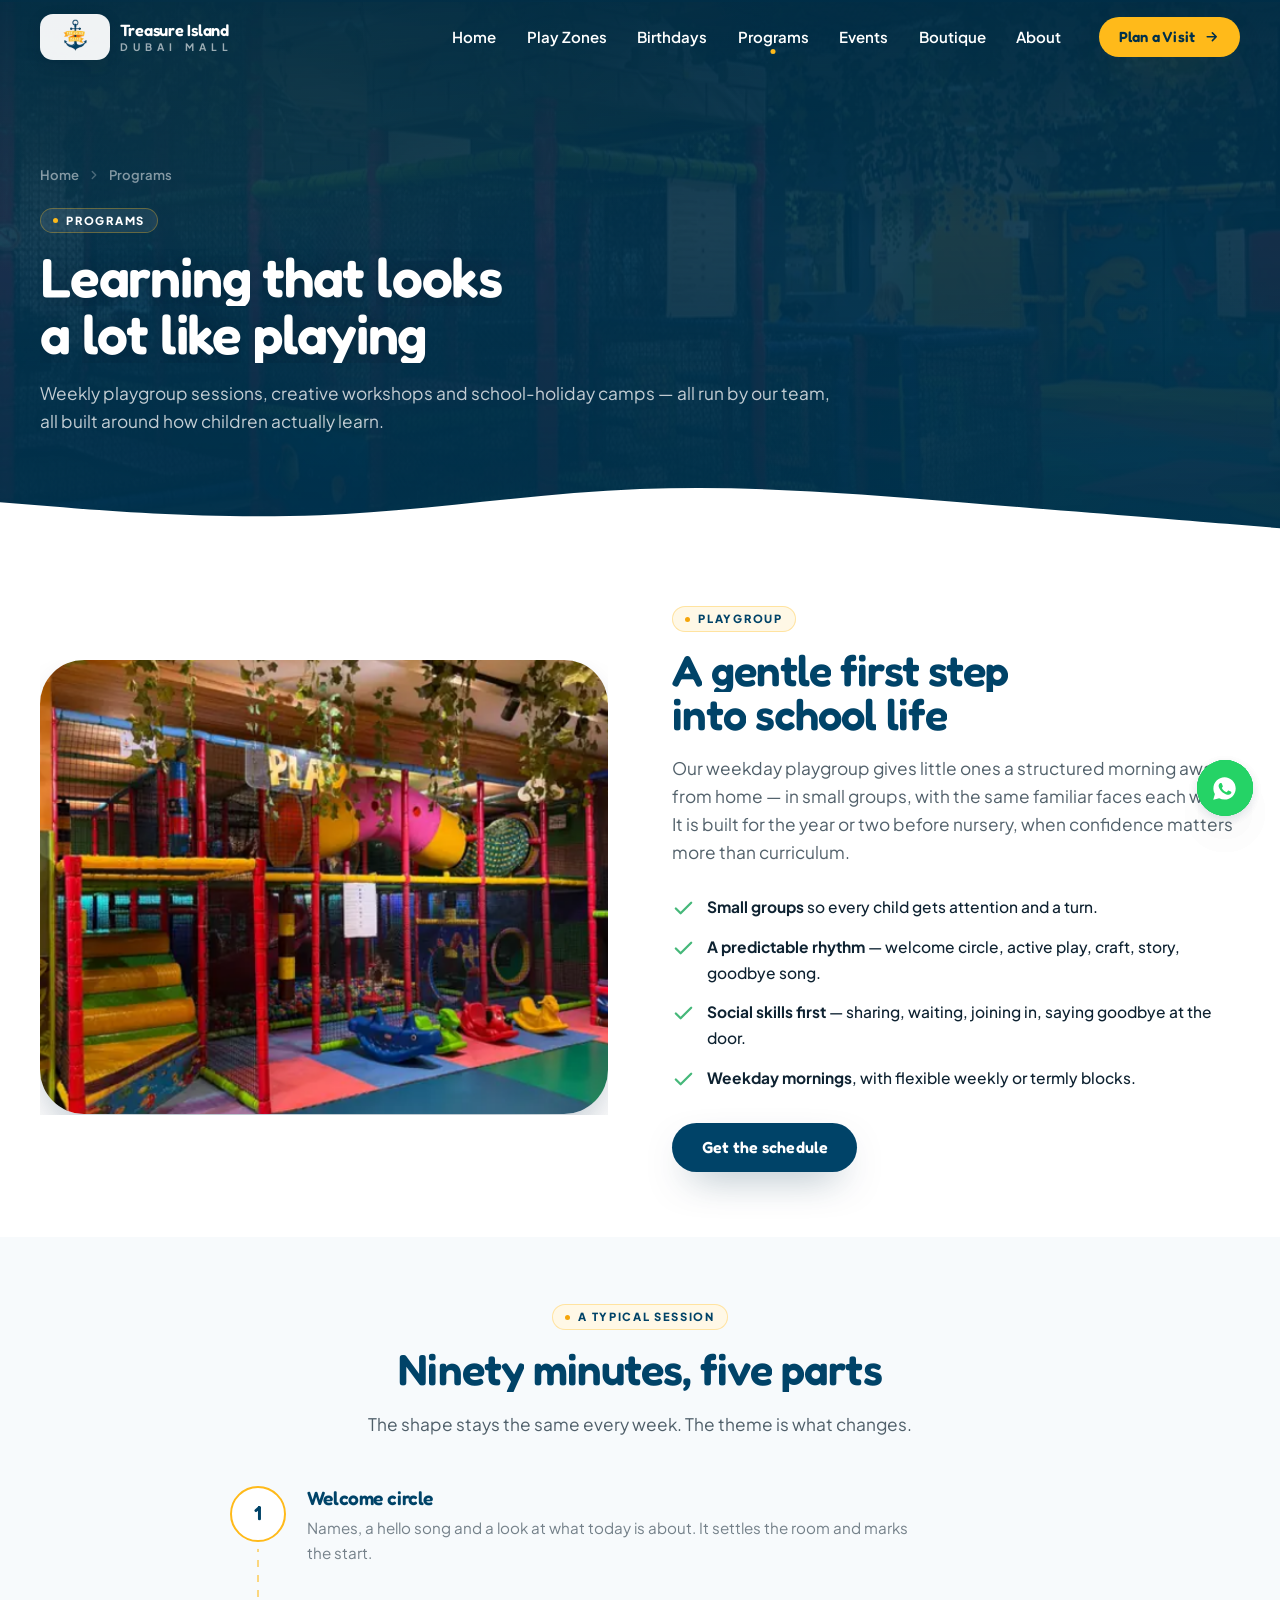
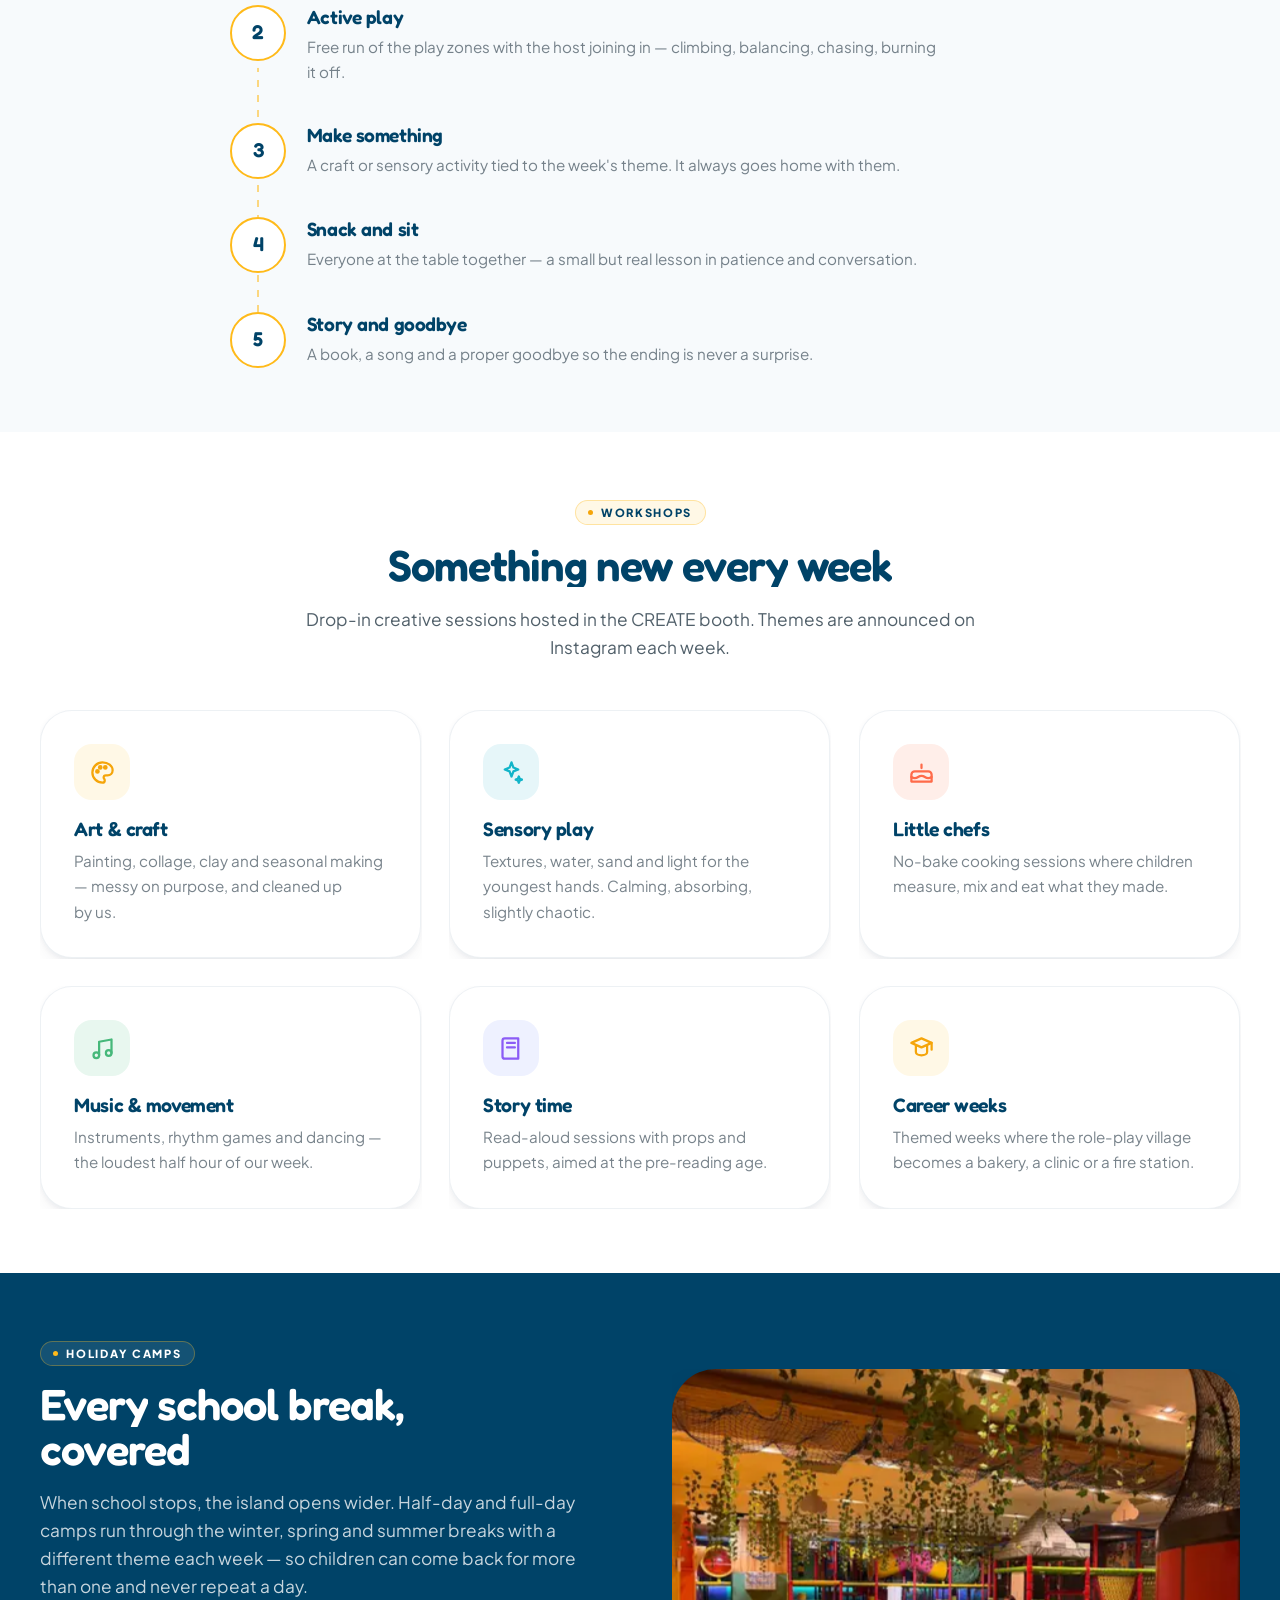
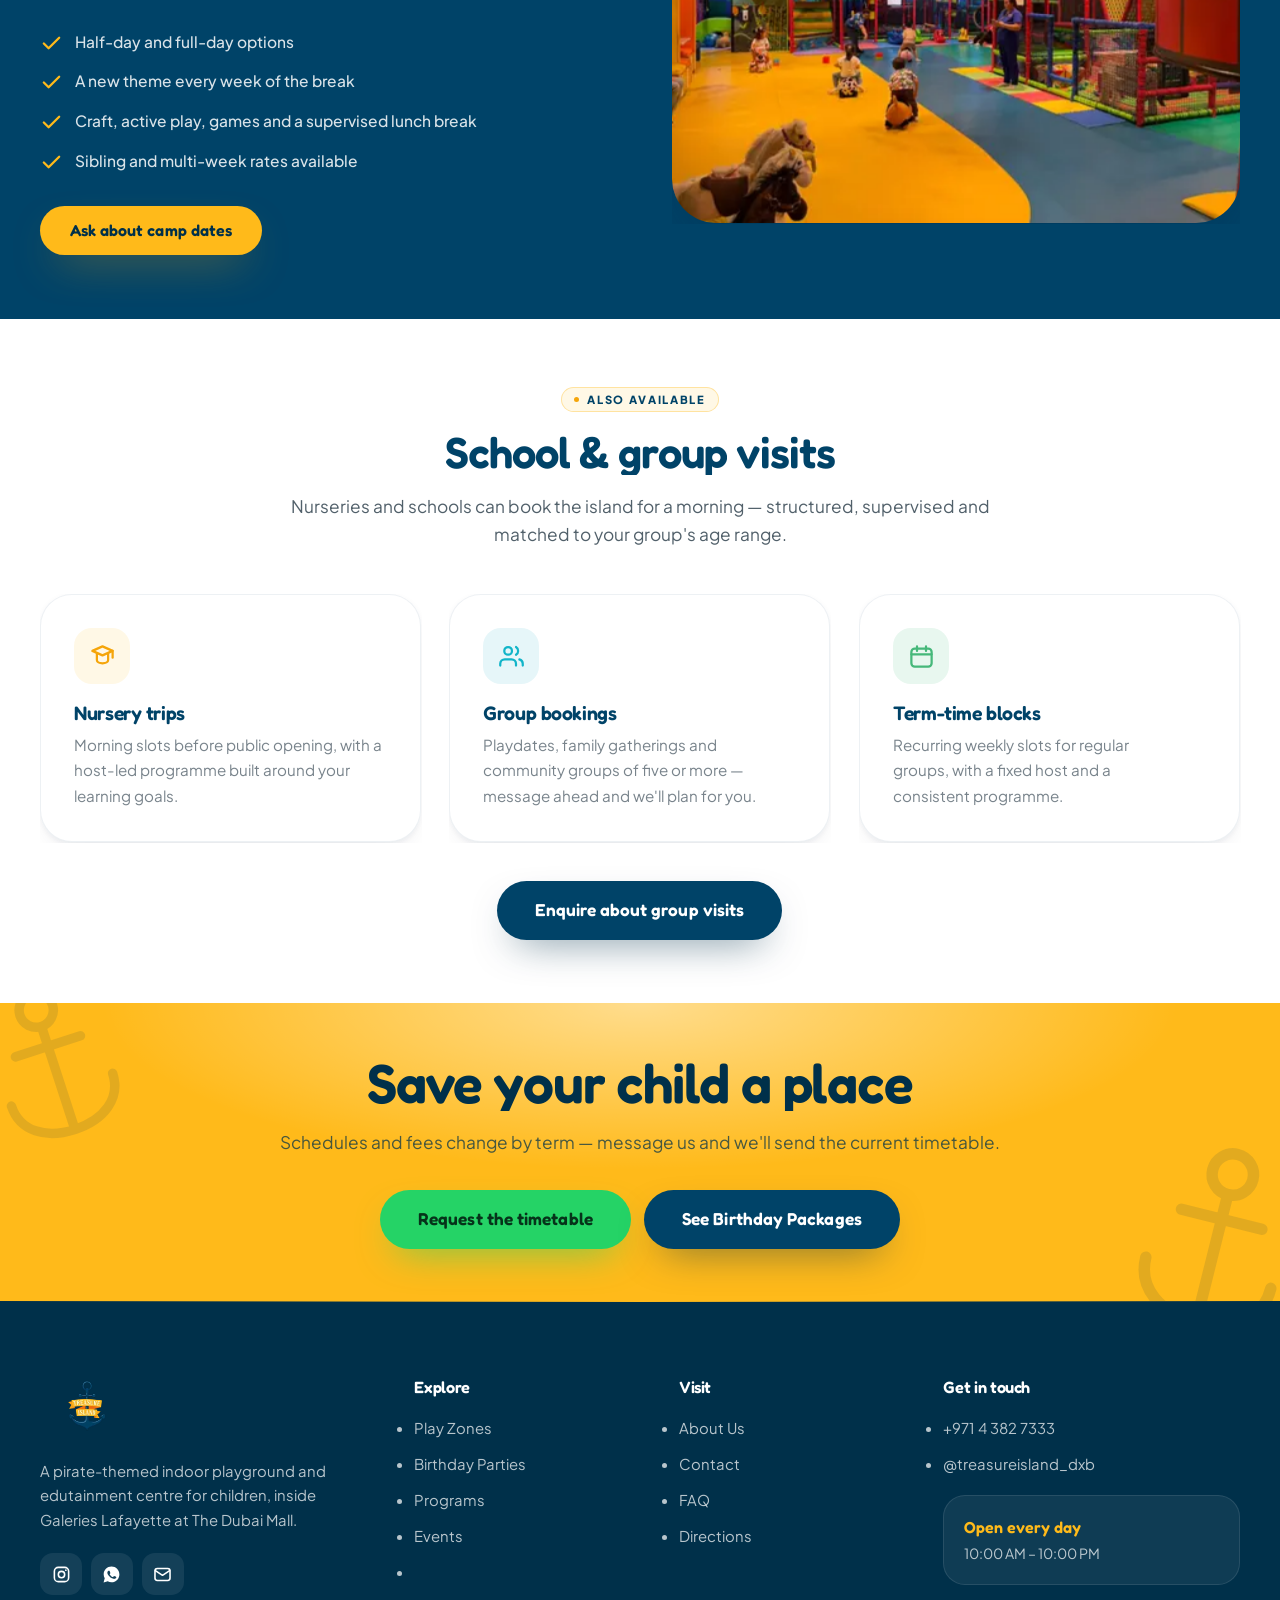
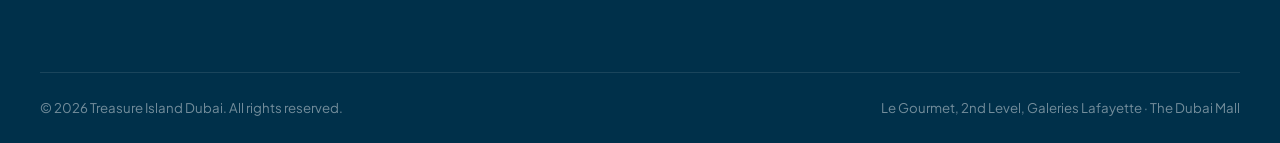
<file: programs.html>
<!DOCTYPE html>
<html lang="en">
<head>
<meta charset="utf-8">
<meta name="viewport" content="width=device-width, initial-scale=1, viewport-fit=cover">
<title>Kids Playgroup, Workshops &amp; Holiday Camps in Dubai | Treasure Island</title>
<meta name="description" content="Weekday playgroup, weekly creative workshops and school-holiday camps for children in Dubai, run by our team inside Galeries Lafayette at The Dubai Mall.">
<link rel="canonical" href="https://mohammadmarwanbalkis-sketch.github.io/treasure-island/programs.html">
<meta property="og:url" content="https://mohammadmarwanbalkis-sketch.github.io/treasure-island/programs.html">
<meta property="og:site_name" content="Treasure Island Dubai">
<meta name="twitter:title" content="Kids Playgroup, Workshops &amp; Holiday Camps in Dubai | Treasure Island">
<meta name="twitter:description" content="Weekday playgroup, weekly creative workshops and school-holiday camps for children in Dubai, run by our team inside Galeries Lafayette at The Dubai Mall.">
<meta name="twitter:image" content="https://mohammadmarwanbalkis-sketch.github.io/treasure-island/assets/img/frames-tall.webp">
<meta name="robots" content="index,follow,max-image-preview:large,max-snippet:-1,max-video-preview:-1">
<meta name="geo.region" content="AE-DU">
<meta name="geo.placename" content="The Dubai Mall, Downtown Dubai">
<meta name="geo.position" content="25.1972;55.2796">
<meta name="ICBM" content="25.1972, 55.2796">
<meta name="author" content="Treasure Island Dubai">
<link rel="alternate" hreflang="en-ae" href="https://mohammadmarwanbalkis-sketch.github.io/treasure-island/programs.html">
<link rel="alternate" hreflang="x-default" href="https://mohammadmarwanbalkis-sketch.github.io/treasure-island/programs.html">
<meta name="theme-color" content="#004368">
<meta property="og:type" content="website">
<meta property="og:title" content="Kids Playgroup, Workshops &amp; Holiday Camps in Dubai | Treasure Island">
<meta property="og:description" content="Weekday playgroup, weekly creative workshops and school-holiday camps for children in Dubai, run by our team inside Galeries Lafayette at The Dubai Mall.">
<meta property="og:image" content="https://mohammadmarwanbalkis-sketch.github.io/treasure-island/assets/img/frames-tall.webp">
<meta property="og:locale" content="en_AE">
<meta name="twitter:card" content="summary_large_image">
<link rel="icon" href="assets/favicon-32.png" sizes="32x32">
<link rel="apple-touch-icon" href="assets/favicon.png">
<link rel="preconnect" href="https://fonts.googleapis.com">
<link rel="preconnect" href="https://fonts.gstatic.com" crossorigin>
<link href="https://fonts.googleapis.com/css2?family=Fredoka:wght@400;500;600;700&family=Plus+Jakarta+Sans:wght@400;500;600;700;800&display=swap" rel="stylesheet">
<link rel="stylesheet" href="assets/css/style.css?v=20284bcb">
<script type="application/ld+json">
{
 "@context": "https://schema.org",
 "@graph": [
  {
   "@type": "Organization",
   "@id": "https://mohammadmarwanbalkis-sketch.github.io/treasure-island/#organization",
   "name": "Treasure Island Dubai",
   "url": "https://mohammadmarwanbalkis-sketch.github.io/treasure-island/",
   "logo": {
    "@id": "https://mohammadmarwanbalkis-sketch.github.io/treasure-island/#logo"
   },
   "sameAs": [
    "https://www.instagram.com/treasureisland_dxb/"
   ],
   "contactPoint": [
    {
     "@type": "ContactPoint",
     "telephone": "+97143827333",
     "contactType": "customer service",
     "areaServed": "AE",
     "availableLanguage": [
      "English",
      "Arabic"
     ]
    },
    {
     "@type": "ContactPoint",
     "telephone": "+971504738452",
     "contactType": "reservations",
     "areaServed": "AE",
     "availableLanguage": [
      "English",
      "Arabic"
     ]
    }
   ]
  },
  {
   "@type": [
    "AmusementPark",
    "ChildCare",
    "LocalBusiness"
   ],
   "@id": "https://mohammadmarwanbalkis-sketch.github.io/treasure-island/#business",
   "name": "Treasure Island Dubai",
   "alternateName": "Treasure Island - The Dubai Mall",
   "description": "Pirate-themed indoor playground and edutainment centre for children aged 1-10, on the second level of Galeries Lafayette at The Dubai Mall.",
   "url": "https://mohammadmarwanbalkis-sketch.github.io/treasure-island/",
   "logo": {
    "@type": "ImageObject",
    "@id": "https://mohammadmarwanbalkis-sketch.github.io/treasure-island/#logo",
    "url": "https://mohammadmarwanbalkis-sketch.github.io/treasure-island/assets/logo.png",
    "width": 420,
    "height": 290,
    "caption": "Treasure Island Dubai"
   },
   "image": [
    "https://mohammadmarwanbalkis-sketch.github.io/treasure-island/assets/img/entrance-hero.webp",
    "https://mohammadmarwanbalkis-sketch.github.io/treasure-island/assets/img/royal-carpet.webp",
    "https://mohammadmarwanbalkis-sketch.github.io/treasure-island/assets/img/hall-tall.webp"
   ],
   "telephone": "+97143827333",
   "email": "hello@treasureislanddubai.ae",
   "priceRange": "$$",
   "currenciesAccepted": "AED",
   "paymentAccepted": "Cash, Credit Card, Debit Card",
   "address": {
    "@type": "PostalAddress",
    "streetAddress": "Le Gourmet, 2nd Level, Galeries Lafayette, The Dubai Mall, Mohammed Bin Rashid Boulevard",
    "addressLocality": "Dubai",
    "addressRegion": "Dubai",
    "postalCode": "00000",
    "addressCountry": "AE"
   },
   "geo": {
    "@type": "GeoCoordinates",
    "latitude": 25.1972,
    "longitude": 55.2796
   },
   "hasMap": "https://www.google.com/maps/search/?api=1&query=Galeries+Lafayette+The+Dubai+Mall",
   "openingHoursSpecification": [
    {
     "@type": "OpeningHoursSpecification",
     "dayOfWeek": [
      "Monday",
      "Tuesday",
      "Wednesday",
      "Thursday",
      "Friday",
      "Saturday",
      "Sunday"
     ],
     "opens": "10:00",
     "closes": "22:00"
    }
   ],
   "sameAs": [
    "https://www.instagram.com/treasureisland_dxb/"
   ],
   "areaServed": [
    {
     "@type": "City",
     "name": "Dubai"
    },
    {
     "@type": "Country",
     "name": "United Arab Emirates"
    }
   ],
   "publicAccess": true,
   "isAccessibleForFree": false,
   "smokingAllowed": false,
   "audience": {
    "@type": "PeopleAudience",
    "suggestedMinAge": 1,
    "suggestedMaxAge": 10
   },
   "amenityFeature": [
    {
     "@type": "LocationFeatureSpecification",
     "name": "Nine themed play zones",
     "value": true
    },
    {
     "@type": "LocationFeatureSpecification",
     "name": "Gated toddler area for under-threes",
     "value": true
    },
    {
     "@type": "LocationFeatureSpecification",
     "name": "Supervised by trained play hosts",
     "value": true
    },
    {
     "@type": "LocationFeatureSpecification",
     "name": "Step-free wheelchair and pram access",
     "value": true
    },
    {
     "@type": "LocationFeatureSpecification",
     "name": "Birthday party rooms",
     "value": true
    },
    {
     "@type": "LocationFeatureSpecification",
     "name": "Grip socks available at reception",
     "value": true
    }
   ],
   "containsPlace": [
    {
     "@type": "Place",
     "name": "The Play Fort"
    },
    {
     "@type": "Place",
     "name": "Jump Bay"
    },
    {
     "@type": "Place",
     "name": "Create & Learn"
    },
    {
     "@type": "Place",
     "name": "The Lighthouse"
    },
    {
     "@type": "Place",
     "name": "Pirates' Cove"
    },
    {
     "@type": "Place",
     "name": "Toddler Lagoon"
    },
    {
     "@type": "Place",
     "name": "Role-Play Village"
    },
    {
     "@type": "Place",
     "name": "The Party Deck"
    },
    {
     "@type": "Place",
     "name": "The Boutique"
    }
   ],
   "parentOrganization": {
    "@id": "https://mohammadmarwanbalkis-sketch.github.io/treasure-island/#organization"
   }
  },
  {
   "@type": "WebSite",
   "@id": "https://mohammadmarwanbalkis-sketch.github.io/treasure-island/#website",
   "url": "https://mohammadmarwanbalkis-sketch.github.io/treasure-island/",
   "name": "Treasure Island Dubai",
   "publisher": {
    "@id": "https://mohammadmarwanbalkis-sketch.github.io/treasure-island/#organization"
   },
   "inLanguage": "en-AE"
  },
  {
   "@type": "BreadcrumbList",
   "@id": "https://mohammadmarwanbalkis-sketch.github.io/treasure-island/programs.html#breadcrumb",
   "itemListElement": [
    {
     "@type": "ListItem",
     "position": 1,
     "name": "Home",
     "item": "https://mohammadmarwanbalkis-sketch.github.io/treasure-island/"
    },
    {
     "@type": "ListItem",
     "position": 2,
     "name": "Programs",
     "item": "https://mohammadmarwanbalkis-sketch.github.io/treasure-island/programs.html"
    }
   ]
  },
  {
   "@type": "WebPage",
   "@id": "https://mohammadmarwanbalkis-sketch.github.io/treasure-island/programs.html#webpage",
   "url": "https://mohammadmarwanbalkis-sketch.github.io/treasure-island/programs.html",
   "name": "Kids Playgroup, Workshops & Holiday Camps in Dubai | Treasure Island",
   "description": "Weekday playgroup, weekly creative workshops and school-holiday camps for children in Dubai, run by our team inside Galeries Lafayette at The Dubai Mall.",
   "isPartOf": {
    "@id": "https://mohammadmarwanbalkis-sketch.github.io/treasure-island/#website"
   },
   "about": {
    "@id": "https://mohammadmarwanbalkis-sketch.github.io/treasure-island/#business"
   },
   "primaryImageOfPage": {
    "@type": "ImageObject",
    "url": "https://mohammadmarwanbalkis-sketch.github.io/treasure-island/assets/img/frames-tall.webp"
   },
   "inLanguage": "en-AE",
   "speakable": {
    "@type": "SpeakableSpecification",
    "cssSelector": [
     "h1",
     ".lead"
    ]
   },
   "breadcrumb": {
    "@id": "https://mohammadmarwanbalkis-sketch.github.io/treasure-island/programs.html#breadcrumb"
   }
  }
 ]
}
</script>
</head>
<body>

<a class="skip" href="#main">Skip to content</a>

<!-- ============ PRELOADER ============ -->
<div id="preloader">
  <div class="pl-inner">
    <svg class="pl-anchor" viewBox="0 0 100 100" aria-hidden="true">
      <circle cx="50" cy="18" r="9"/>
      <path d="M50 27v55"/>
      <path d="M32 38h36"/>
      <path d="M22 62c0 14 12 22 28 22s28-8 28-22"/>
      <path d="M22 62l-8 6 2-11M78 62l8 6-2-11"/>
    </svg>
    <div class="pl-word">Treasure Island</div>
    <div class="pl-bar"><i></i></div>
  </div>
</div>

<div class="progress" aria-hidden="true"></div>


<div class="progress" aria-hidden="true"></div>

<!-- ============ NAV ============ -->
<header class="nav">
  <div class="nav-in">
    <a class="brand" href="index.html" aria-label="Treasure Island Dubai — home">
      <img src="assets/logo@180.webp" alt="Treasure Island Dubai" width="66" height="46">
      <span class="brand-txt"><b>Treasure Island</b><span>Dubai Mall</span></span>
    </a>
    <nav class="nav-links" aria-label="Main">
      <a href="index.html">Home</a>
      <a href="play.html">Play Zones</a>
      <a href="birthdays.html">Birthdays</a>
      <a href="programs.html">Programs</a>
      <a href="events.html">Events</a>
      <a href="play.html#shop">Boutique</a>
      <a href="about.html">About</a>
    </nav>
    <div class="nav-cta">
      <a class="btn btn--gold btn--sm" href="contact.html" data-magnet="0.24">
        Plan a Visit
        <svg class="i-arrow" viewBox="0 0 24 24" fill="none" stroke="currentColor" stroke-width="2.4" stroke-linecap="round" stroke-linejoin="round" aria-hidden="true"><path d="M5 12h14M13 6l6 6-6 6"/></svg>
      </a>
      <button class="burger" aria-label="Open menu" aria-expanded="false" aria-controls="drawer"><i></i><i></i><i></i></button>
    </div>
  </div>
</header>

<!-- ============ MOBILE DRAWER ============ -->
<div class="drawer" id="drawer">
  <div></div>
  <nav class="drawer-links" aria-label="Mobile">
    <a href="index.html"><em>01</em> Home</a>
    <a href="play.html"><em>02</em> Play Zones</a>
    <a href="birthdays.html"><em>03</em> Birthdays</a>
    <a href="programs.html"><em>04</em> Programs</a>
    <a href="events.html"><em>05</em> Events</a>
    <a href="play.html#shop"><em>06</em> Boutique</a>
    <a href="about.html"><em>07</em> About</a>
    <a href="contact.html"><em>08</em> Contact</a>
  </nav>
  <div class="drawer-foot">
    <div class="btn-row">
      <a class="btn btn--gold" href="https://wa.me/971504738452?text=Hello%20Treasure%20Island%2C%0A%0AI%27d%20like%20to%20know%20more%20about%20Treasure%20Island%20at%20The%20Dubai%20Mall.%0A%0A%E2%80%94%20Sent%20from%20the%20Treasure%20Island%20website" target="_blank" rel="noopener">
        <svg viewBox="0 0 24 24" fill="currentColor" aria-hidden="true"><path d="M12.04 2C6.58 2 2.13 6.45 2.13 11.91c0 1.75.46 3.45 1.32 4.95L2 22l5.25-1.38a9.9 9.9 0 004.79 1.22h.01c5.46 0 9.91-4.45 9.91-9.91S17.5 2 12.04 2zm5.8 14.13c-.24.68-1.42 1.31-1.95 1.36-.5.05-.98.24-3.3-.69-2.78-1.1-4.55-3.94-4.69-4.12-.14-.19-1.12-1.49-1.12-2.84s.71-2.02.96-2.29c.25-.28.55-.35.73-.35.18 0 .37 0 .53.01.17.01.4-.06.63.48.24.57.8 1.97.87 2.11.07.14.12.31.02.5-.09.19-.14.31-.28.47-.14.17-.3.37-.42.5-.14.14-.29.29-.12.57.16.28.73 1.2 1.56 1.94 1.07.95 1.98 1.25 2.26 1.39.28.14.44.12.61-.07.17-.19.7-.82.89-1.1.18-.28.37-.23.62-.14.25.09 1.61.76 1.89.9.28.14.46.21.53.33.07.11.07.65-.17 1.33z"/></svg>
        WhatsApp Us
      </a>
      <a class="btn btn--light" href="tel:+97143827333">Call</a>
    </div>
    <div class="drawer-meta">
      <span>Le Gourmet, 2nd Level, Galeries Lafayette</span>
      <span>The Dubai Mall · Open daily 10 AM – 10 PM</span>
      <a href="https://www.instagram.com/treasureisland_dxb/" target="_blank" rel="noopener">@treasureisland_dxb</a>
    </div>
  </div>
</div>


<main id="main">

<section class="phead">
  <img class="phead-img" src="assets/img/frames-tall@900.webp" alt="" aria-hidden="true" data-px="0.1" loading="eager" decoding="async" srcset="assets/img/frames-tall@500.webp 500w, assets/img/frames-tall@700.webp 700w, assets/img/frames-tall@900.webp 900w, assets/img/frames-tall.webp 1200w" sizes="(max-width:640px) 51vw, 68vw">
  <div class="shell">
    <div class="crumbs">
      <a href="index.html">Home</a>
      <svg viewBox="0 0 24 24" fill="none" stroke="currentColor" stroke-width="2.4" stroke-linecap="round" stroke-linejoin="round"><path d="M9 18l6-6-6-6"/></svg>
      <span>Programs</span>
    </div>
    <span class="eyebrow eyebrow--light">Programs</span>
    <h1 class="split" style="margin-top:1rem">Learning that looks<br>a lot like playing</h1>
    <p class="lead">Weekly playgroup sessions, creative workshops and school-holiday camps — all run by our team, all built around how children actually learn.</p>
  </div>
  <div class="wave wave--bottom" aria-hidden="true">
    <svg viewBox="0 0 1440 110" preserveAspectRatio="none"><path fill="#ffffff" d="M0,64L60,69.3C120,75,240,85,360,80C480,75,600,53,720,48C840,43,960,53,1080,64C1200,75,1320,85,1380,90.7L1440,96L1440,110L0,110Z"/></svg>
  </div>
</section>
<section class="section">
  <div class="shell split-sec">
    <div class="split-media" data-reveal="mask">
      <figure style="border-radius:var(--r-xl);overflow:hidden;box-shadow:var(--sh-3);aspect-ratio:4/3.2"><img class="lazy" src="assets/img/play-tall@900.webp" srcset="assets/img/play-tall@500.webp 500w, assets/img/play-tall@700.webp 700w, assets/img/play-tall@900.webp 900w, assets/img/play-tall.webp 1200w" sizes="(max-width:900px) 72vw, 36vw" alt="Craft booths set up for a playgroup session" loading="lazy" decoding="async" width="900" height="675" style="width:100%;height:100%;object-fit:cover" data-zoom="0.08"></figure>
    </div>
    <div class="split-copy">
      <span class="eyebrow">Playgroup</span>
      <h2 class="split" style="margin-top:1rem">A gentle first step<br>into school life</h2>
      <p class="lead" style="margin-top:1.1rem">
        Our weekday playgroup gives little ones a structured morning away from home — in small
        groups, with the same familiar faces each week. It is built for the year or two before
        nursery, when confidence matters more than curriculum.
      </p>
      <ul class="checks" data-stagger="80">
        <li data-reveal><svg viewBox="0 0 24 24" fill="none" stroke="currentColor" stroke-width="2.4" stroke-linecap="round" stroke-linejoin="round" aria-hidden="true"><path d="M20 6L9 17l-5-5"/></svg><span><b>Small groups</b> so every child gets attention and a turn.</span></li>
        <li data-reveal><svg viewBox="0 0 24 24" fill="none" stroke="currentColor" stroke-width="2.4" stroke-linecap="round" stroke-linejoin="round" aria-hidden="true"><path d="M20 6L9 17l-5-5"/></svg><span><b>A predictable rhythm</b> — welcome circle, active play, craft, story, goodbye song.</span></li>
        <li data-reveal><svg viewBox="0 0 24 24" fill="none" stroke="currentColor" stroke-width="2.4" stroke-linecap="round" stroke-linejoin="round" aria-hidden="true"><path d="M20 6L9 17l-5-5"/></svg><span><b>Social skills first</b> — sharing, waiting, joining in, saying goodbye at the door.</span></li>
        <li data-reveal><svg viewBox="0 0 24 24" fill="none" stroke="currentColor" stroke-width="2.4" stroke-linecap="round" stroke-linejoin="round" aria-hidden="true"><path d="M20 6L9 17l-5-5"/></svg><span><b>Weekday mornings</b>, with flexible weekly or termly blocks.</span></li>
      </ul>
      <div class="btn-row" style="margin-top:2rem">
        <a class="btn btn--navy" href="https://wa.me/971504738452?text=Hello%20Treasure%20Island%2C%0A%0AI%27d%20like%20the%20Playgroup%20schedule%20and%20fees.%0A%0A%E2%80%A2%20Child%27s%20name%20and%20age%3A%0A%E2%80%A2%20Preferred%20start%20month%3A%0A%E2%80%A2%20Days%20you%20are%20interested%20in%3A%0A%0A%E2%80%94%20Sent%20from%20the%20Treasure%20Island%20website%20%28Playgroup%29" target="_blank" rel="noopener" data-magnet="0.24">Get the schedule</a>
      </div>
    </div>
  </div>
</section>

<section class="section section--paper">
  <div class="shell">
    <div class="sec-head sec-head--center">
      <span class="eyebrow eyebrow--center">A typical session</span>
      <h2 class="split">Ninety minutes, five parts</h2>
      <p class="lead">The shape stays the same every week. The theme is what changes.</p>
    </div>
    <div class="steps" style="margin-top:clamp(2.2rem,4vw,3rem);max-width:820px;margin-inline:auto" data-stagger="100">
      <div class="step" data-reveal><span class="step-n">1</span><div><h4>Welcome circle</h4><p>Names, a hello song and a look at what today is about. It settles the room and marks the start.</p></div></div>
      <div class="step" data-reveal><span class="step-n">2</span><div><h4>Active play</h4><p>Free run of the play zones with the host joining in — climbing, balancing, chasing, burning it off.</p></div></div>
      <div class="step" data-reveal><span class="step-n">3</span><div><h4>Make something</h4><p>A craft or sensory activity tied to the week's theme. It always goes home with them.</p></div></div>
      <div class="step" data-reveal><span class="step-n">4</span><div><h4>Snack and sit</h4><p>Everyone at the table together — a small but real lesson in patience and conversation.</p></div></div>
      <div class="step" data-reveal><span class="step-n">5</span><div><h4>Story and goodbye</h4><p>A book, a song and a proper goodbye so the ending is never a surprise.</p></div></div>
    </div>
  </div>
</section>

<section class="section">
  <div class="shell">
    <div class="sec-head sec-head--center">
      <span class="eyebrow eyebrow--center">Workshops</span>
      <h2 class="split">Something new every week</h2>
      <p class="lead">Drop-in creative sessions hosted in the CREATE booth. Themes are announced on Instagram each week.</p>
    </div>
    <div class="grid g-3" style="margin-top:clamp(2.2rem,4vw,3rem)" data-stagger="110">
      <div class="feat" data-reveal data-tilt="6"><div class="feat-ico"><svg viewBox="0 0 24 24" fill="none" stroke="currentColor" stroke-width="2" stroke-linecap="round" stroke-linejoin="round" aria-hidden="true"><path d="M12 3a9 9 0 100 18c1.1 0 2-.9 2-2 0-.5-.2-1-.5-1.3-.3-.4-.5-.8-.5-1.2 0-1.1.9-2 2-2h1.5A4.5 4.5 0 0021 10c0-3.9-4-7-9-7z"/><circle cx="7.5" cy="11" r="1.1"/><circle cx="10" cy="7.5" r="1.1"/><circle cx="14.5" cy="7.5" r="1.1"/></svg></div><h3>Art &amp; craft</h3><p>Painting, collage, clay and seasonal making — messy on purpose, and cleaned up by us.</p></div>
      <div class="feat feat--c1" data-reveal data-tilt="6"><div class="feat-ico"><svg viewBox="0 0 24 24" fill="none" stroke="currentColor" stroke-width="2" stroke-linecap="round" stroke-linejoin="round" aria-hidden="true"><path d="M12 3l1.7 4.6L18 9.3l-4.3 1.7L12 15.6l-1.7-4.6L6 9.3l4.3-1.7L12 3z"/><path d="M18.5 15.5l.8 2 2 .8-2 .8-.8 2-.8-2-2-.8 2-.8.8-2z"/></svg></div><h3>Sensory play</h3><p>Textures, water, sand and light for the youngest hands. Calming, absorbing, slightly chaotic.</p></div>
      <div class="feat feat--c2" data-reveal data-tilt="6"><div class="feat-ico"><svg viewBox="0 0 24 24" fill="none" stroke="currentColor" stroke-width="2" stroke-linecap="round" stroke-linejoin="round" aria-hidden="true"><path d="M3 20h18v-6a3 3 0 00-3-3H6a3 3 0 00-3 3v6z"/><path d="M12 8V5"/><path d="M3 16c2 1.4 4 1.4 6 0s4-1.4 6 0 4 1.4 6 0"/></svg></div><h3>Little chefs</h3><p>No-bake cooking sessions where children measure, mix and eat what they made.</p></div>
      <div class="feat feat--c3" data-reveal data-tilt="6"><div class="feat-ico"><svg viewBox="0 0 24 24" fill="none" stroke="currentColor" stroke-width="2" stroke-linecap="round" stroke-linejoin="round" aria-hidden="true"><path d="M9 18V6l11-2v12"/><circle cx="6.5" cy="18" r="2.5"/><circle cx="17.5" cy="16" r="2.5"/></svg></div><h3>Music &amp; movement</h3><p>Instruments, rhythm games and dancing — the loudest half hour of our week.</p></div>
      <div class="feat feat--c4" data-reveal data-tilt="6"><div class="feat-ico"><svg viewBox="0 0 24 24" fill="none" stroke="currentColor" stroke-width="2" stroke-linecap="round" stroke-linejoin="round" aria-hidden="true"><path d="M4 5a2 2 0 012-2h12v18H6a2 2 0 01-2-2V5z"/><path d="M8 7h7M8 11h7"/></svg></div><h3>Story time</h3><p>Read-aloud sessions with props and puppets, aimed at the pre-reading age.</p></div>
      <div class="feat" data-reveal data-tilt="6"><div class="feat-ico"><svg viewBox="0 0 24 24" fill="none" stroke="currentColor" stroke-width="2" stroke-linecap="round" stroke-linejoin="round" aria-hidden="true"><path d="M3 7l9-4 9 4-9 4-9-4z"/><path d="M7 9.5V15c0 1.7 2.2 3 5 3s5-1.3 5-3V9.5"/><path d="M21 7v6"/></svg></div><h3>Career weeks</h3><p>Themed weeks where the role-play village becomes a bakery, a clinic or a fire station.</p></div>
    </div>
  </div>
</section>

<section class="section section--navy">
  <div class="shell split-sec split-sec--rev">
    <div class="split-copy">
      <span class="eyebrow eyebrow--light">Holiday camps</span>
      <h2 class="split" style="margin-top:1rem">Every school break,<br>covered</h2>
      <p class="lead" style="margin-top:1.1rem">
        When school stops, the island opens wider. Half-day and full-day camps run through the
        winter, spring and summer breaks with a different theme each week — so children can come
        back for more than one and never repeat a day.
      </p>
      <ul class="checks" data-stagger="80">
        <li data-reveal><svg viewBox="0 0 24 24" fill="none" stroke="currentColor" stroke-width="2.4" stroke-linecap="round" stroke-linejoin="round" aria-hidden="true"><path d="M20 6L9 17l-5-5"/></svg>Half-day and full-day options</li>
        <li data-reveal><svg viewBox="0 0 24 24" fill="none" stroke="currentColor" stroke-width="2.4" stroke-linecap="round" stroke-linejoin="round" aria-hidden="true"><path d="M20 6L9 17l-5-5"/></svg>A new theme every week of the break</li>
        <li data-reveal><svg viewBox="0 0 24 24" fill="none" stroke="currentColor" stroke-width="2.4" stroke-linecap="round" stroke-linejoin="round" aria-hidden="true"><path d="M20 6L9 17l-5-5"/></svg>Craft, active play, games and a supervised lunch break</li>
        <li data-reveal><svg viewBox="0 0 24 24" fill="none" stroke="currentColor" stroke-width="2.4" stroke-linecap="round" stroke-linejoin="round" aria-hidden="true"><path d="M20 6L9 17l-5-5"/></svg>Sibling and multi-week rates available</li>
      </ul>
      <div class="btn-row" style="margin-top:2rem">
        <a class="btn btn--gold" href="https://wa.me/971504738452?text=Hello%20Treasure%20Island%2C%0A%0AI%27d%20like%20the%20holiday%20camp%20dates%20and%20fees.%0A%0A%E2%80%A2%20Child%27s%20name%20and%20age%3A%0A%E2%80%A2%20Which%20holiday%20period%3A%0A%E2%80%A2%20Full%20days%20or%20half%20days%3A%0A%0A%E2%80%94%20Sent%20from%20the%20Treasure%20Island%20website%20%28Holiday%20Camps%29" target="_blank" rel="noopener" data-magnet="0.26">Ask about camp dates</a>
      </div>
    </div>
    <div class="split-media" data-reveal="mask">
      <figure style="border-radius:var(--r-xl);overflow:hidden;box-shadow:var(--sh-3);aspect-ratio:4/3.2"><img class="lazy" src="assets/img/hall-02@900.webp" srcset="assets/img/hall-02@500.webp 500w, assets/img/hall-02@700.webp 700w, assets/img/hall-02@900.webp 900w, assets/img/hall-02.webp 1200w" sizes="(max-width:900px) 72vw, 36vw" alt="The main hall set up for a group session" loading="lazy" decoding="async" width="900" height="675" style="width:100%;height:100%;object-fit:cover" data-zoom="0.08"></figure>
    </div>
  </div>
</section>

<section class="section">
  <div class="shell">
    <div class="sec-head sec-head--center">
      <span class="eyebrow eyebrow--center">Also available</span>
      <h2 class="split">School &amp; group visits</h2>
      <p class="lead">Nurseries and schools can book the island for a morning — structured, supervised and matched to your group's age range.</p>
    </div>
    <div class="grid g-3" style="margin-top:clamp(2rem,3.6vw,2.8rem)" data-stagger="110">
      <div class="feat" data-reveal data-tilt="5"><div class="feat-ico"><svg viewBox="0 0 24 24" fill="none" stroke="currentColor" stroke-width="2" stroke-linecap="round" stroke-linejoin="round" aria-hidden="true"><path d="M3 7l9-4 9 4-9 4-9-4z"/><path d="M7 9.5V15c0 1.7 2.2 3 5 3s5-1.3 5-3V9.5"/><path d="M21 7v6"/></svg></div><h3>Nursery trips</h3><p>Morning slots before public opening, with a host-led programme built around your learning goals.</p></div>
      <div class="feat feat--c1" data-reveal data-tilt="5"><div class="feat-ico"><svg viewBox="0 0 24 24" fill="none" stroke="currentColor" stroke-width="2" stroke-linecap="round" stroke-linejoin="round" aria-hidden="true"><path d="M16 20v-1.5a4 4 0 00-4-4H6a4 4 0 00-4 4V20"/><circle cx="9" cy="7" r="3.4"/><path d="M22 20v-1.5a4 4 0 00-3-3.9"/><path d="M16 3.6a4 4 0 010 6.8"/></svg></div><h3>Group bookings</h3><p>Playdates, family gatherings and community groups of five or more — message ahead and we'll plan for you.</p></div>
      <div class="feat feat--c3" data-reveal data-tilt="5"><div class="feat-ico"><svg viewBox="0 0 24 24" fill="none" stroke="currentColor" stroke-width="2" stroke-linecap="round" stroke-linejoin="round" aria-hidden="true"><rect x="3" y="5" width="18" height="16" rx="3"/><path d="M3 10h18M8 3v4M16 3v4"/></svg></div><h3>Term-time blocks</h3><p>Recurring weekly slots for regular groups, with a fixed host and a consistent programme.</p></div>
    </div>
    <div class="btn-row btn-row--center" style="margin-top:2.4rem">
      <a class="btn btn--navy btn--lg" href="contact.html" data-magnet="0.26">Enquire about group visits</a>
    </div>
  </div>
</section>
<section class="cta-band">
  <svg class="cta-anchor a1" viewBox="0 0 100 100" fill="none" stroke="currentColor" stroke-width="5" stroke-linecap="round" aria-hidden="true"><circle cx="50" cy="18" r="9"/><path d="M50 27v55M32 38h36M22 62c0 14 12 22 28 22s28-8 28-22"/></svg><svg class="cta-anchor a2" viewBox="0 0 100 100" fill="none" stroke="currentColor" stroke-width="5" stroke-linecap="round" aria-hidden="true"><circle cx="50" cy="18" r="9"/><path d="M50 27v55M32 38h36M22 62c0 14 12 22 28 22s28-8 28-22"/></svg>
  <div class="shell">
    <h2 class="split">Save your child a place</h2>
    <p class="lead">Schedules and fees change by term — message us and we'll send the current timetable.</p>
    <div class="btn-row btn-row--center">
      <a class="btn btn--wa btn--lg" href="https://wa.me/971504738452?text=Hello%20Treasure%20Island%2C%0A%0APlease%20send%20me%20the%20current%20programme%20timetable.%0A%0A%E2%80%94%20Sent%20from%20the%20Treasure%20Island%20website%20%28Programmes%29" target="_blank" rel="noopener" data-magnet="0.3">Request the timetable</a>
      <a class="btn btn--navy btn--lg" href="birthdays.html" data-magnet="0.26">See Birthday Packages</a>
    </div>
  </div>
</section>

</main>

<!-- ============ FOOTER ============ -->
<footer class="footer">
  <div class="shell foot-grid">
    <div class="foot-brand foot">
      <img src="assets/logo@180.webp" alt="Treasure Island Dubai" width="93" height="64">
      <p>A pirate-themed indoor playground and edutainment centre for children, inside Galeries Lafayette at The Dubai Mall.</p>
      <div class="socials">
        <a href="https://www.instagram.com/treasureisland_dxb/" target="_blank" rel="noopener" aria-label="Instagram">
          <svg viewBox="0 0 24 24" fill="none" stroke="currentColor" stroke-width="2"><rect x="3" y="3" width="18" height="18" rx="5"/><circle cx="12" cy="12" r="4"/><circle cx="17.5" cy="6.5" r="1.1" fill="currentColor" stroke="none"/></svg>
        </a>
        <a href="https://wa.me/971504738452?text=Hello%20Treasure%20Island%2C%0A%0AI%27d%20like%20to%20know%20more%20about%20Treasure%20Island%20at%20The%20Dubai%20Mall.%0A%0A%E2%80%94%20Sent%20from%20the%20Treasure%20Island%20website" target="_blank" rel="noopener" aria-label="WhatsApp">
          <svg viewBox="0 0 24 24" fill="currentColor"><path d="M12.04 2C6.58 2 2.13 6.45 2.13 11.91c0 1.75.46 3.45 1.32 4.95L2 22l5.25-1.38a9.9 9.9 0 004.79 1.22h.01c5.46 0 9.91-4.45 9.91-9.91S17.5 2 12.04 2zm5.8 14.13c-.24.68-1.42 1.31-1.95 1.36-.5.05-.98.24-3.3-.69-2.78-1.1-4.55-3.94-4.69-4.12-.14-.19-1.12-1.49-1.12-2.84s.71-2.02.96-2.29c.25-.28.55-.35.73-.35.18 0 .37 0 .53.01.17.01.4-.06.63.48.24.57.8 1.97.87 2.11.07.14.12.31.02.5-.09.19-.14.31-.28.47-.14.17-.3.37-.42.5-.14.14-.29.29-.12.57.16.28.73 1.2 1.56 1.94 1.07.95 1.98 1.25 2.26 1.39.28.14.44.12.61-.07.17-.19.7-.82.89-1.1.18-.28.37-.23.62-.14.25.09 1.61.76 1.89.9.28.14.46.21.53.33.07.11.07.65-.17 1.33z"/></svg>
        </a>
        <a href="mailto:hello@treasureislanddubai.ae" aria-label="Email">
          <svg viewBox="0 0 24 24" fill="none" stroke="currentColor" stroke-width="2" stroke-linecap="round" stroke-linejoin="round"><rect x="2.5" y="4.5" width="19" height="15" rx="3"/><path d="M3 7l9 6 9-6"/></svg>
        </a>
      </div>
    </div>

    <div class="foot">
      <h4>Explore</h4>
      <ul>
        <li><a href="play.html">Play Zones</a></li>
        <li><a href="birthdays.html">Birthday Parties</a></li>
        <li><a href="programs.html">Programs</a></li>
        <li><a href="events.html">Events</a></li>
        <li></li>
      </ul>
    </div>

    <div class="foot">
      <h4>Visit</h4>
      <ul>
        <li><a href="about.html">About Us</a></li>
        <li><a href="contact.html">Contact</a></li>
        <li><a href="contact.html#faq">FAQ</a></li>
        <li><a href="https://maps.google.com/?q=Galeries+Lafayette+The+Dubai+Mall" target="_blank" rel="noopener">Directions</a></li>
      </ul>
    </div>

    <div class="foot">
      <h4>Get in touch</h4>
      <ul>
        <li><a href="tel:+97143827333">+971 4 382 7333</a></li>
        <li><a href="https://www.instagram.com/treasureisland_dxb/" target="_blank" rel="noopener">@treasureisland_dxb</a></li>
      </ul>
      <div class="foot-hours">
        <b>Open every day</b>
        <span>10:00 AM – 10:00 PM</span>
      </div>
    </div>
  </div>

  <div class="shell foot-bottom">
    <span>© <span data-year></span> Treasure Island Dubai. All rights reserved.</span>
    <span>Le Gourmet, 2nd Level, Galeries Lafayette · The Dubai Mall</span>
  </div>
</footer>

<!-- ============ FLOATING ACTIONS ============ -->
<div class="floaties">
  <a class="fab fab--wa" href="https://wa.me/971504738452?text=Hello%20Treasure%20Island%2C%0A%0AI%27d%20like%20to%20know%20more%20about%20Treasure%20Island%20at%20The%20Dubai%20Mall.%0A%0A%E2%80%94%20Sent%20from%20the%20Treasure%20Island%20website" target="_blank" rel="noopener" aria-label="Chat on WhatsApp">
    <span class="fab-tip">Chat with us</span>
    <svg viewBox="0 0 24 24" fill="currentColor" aria-hidden="true"><path d="M12.04 2C6.58 2 2.13 6.45 2.13 11.91c0 1.75.46 3.45 1.32 4.95L2 22l5.25-1.38a9.9 9.9 0 004.79 1.22h.01c5.46 0 9.91-4.45 9.91-9.91S17.5 2 12.04 2zm5.8 14.13c-.24.68-1.42 1.31-1.95 1.36-.5.05-.98.24-3.3-.69-2.78-1.1-4.55-3.94-4.69-4.12-.14-.19-1.12-1.49-1.12-2.84s.71-2.02.96-2.29c.25-.28.55-.35.73-.35.18 0 .37 0 .53.01.17.01.4-.06.63.48.24.57.8 1.97.87 2.11.07.14.12.31.02.5-.09.19-.14.31-.28.47-.14.17-.3.37-.42.5-.14.14-.29.29-.12.57.16.28.73 1.2 1.56 1.94 1.07.95 1.98 1.25 2.26 1.39.28.14.44.12.61-.07.17-.19.7-.82.89-1.1.18-.28.37-.23.62-.14.25.09 1.61.76 1.89.9.28.14.46.21.53.33.07.11.07.65-.17 1.33z"/></svg>
  </a>
  <button class="fab fab--top" aria-label="Back to top" onclick="window.scrollTo({top:0,behavior:'smooth'})">
    <svg viewBox="0 0 24 24" fill="none" stroke="currentColor" stroke-width="2.6" stroke-linecap="round" stroke-linejoin="round" aria-hidden="true"><path d="M12 19V5M5 12l7-7 7 7"/></svg>
  </button>
</div>


<!-- ============ FLOATING ACTIONS ============ -->
<div class="floaties">
  <a class="fab fab--wa" href="https://wa.me/971504738452?text=Hello%20Treasure%20Island%2C%0A%0AI%27d%20like%20to%20know%20more%20about%20Treasure%20Island%20at%20The%20Dubai%20Mall.%0A%0A%E2%80%94%20Sent%20from%20the%20Treasure%20Island%20website" target="_blank" rel="noopener" aria-label="Chat on WhatsApp">
    <span class="fab-tip">Chat with us</span>
    <svg viewBox="0 0 24 24" fill="currentColor" aria-hidden="true"><path d="M12.04 2C6.58 2 2.13 6.45 2.13 11.91c0 1.75.46 3.45 1.32 4.95L2 22l5.25-1.38a9.9 9.9 0 004.79 1.22h.01c5.46 0 9.91-4.45 9.91-9.91S17.5 2 12.04 2zm5.8 14.13c-.24.68-1.42 1.31-1.95 1.36-.5.05-.98.24-3.3-.69-2.78-1.1-4.55-3.94-4.69-4.12-.14-.19-1.12-1.49-1.12-2.84s.71-2.02.96-2.29c.25-.28.55-.35.73-.35.18 0 .37 0 .53.01.17.01.4-.06.63.48.24.57.8 1.97.87 2.11.07.14.12.31.02.5-.09.19-.14.31-.28.47-.14.17-.3.37-.42.5-.14.14-.29.29-.12.57.16.28.73 1.2 1.56 1.94 1.07.95 1.98 1.25 2.26 1.39.28.14.44.12.61-.07.17-.19.7-.82.89-1.1.18-.28.37-.23.62-.14.25.09 1.61.76 1.89.9.28.14.46.21.53.33.07.11.07.65-.17 1.33z"/></svg>
  </a>
  <button class="fab fab--top" aria-label="Back to top" onclick="window.scrollTo({top:0,behavior:'smooth'})">
    <svg viewBox="0 0 24 24" fill="none" stroke="currentColor" stroke-width="2.6" stroke-linecap="round" stroke-linejoin="round" aria-hidden="true"><path d="M12 19V5M5 12l7-7 7 7"/></svg>
  </button>
</div>

<script src="assets/js/app.js?v=a6fd881b" defer></script>
</body>
</html>
</file>
<file: assets/css/style.css>
/* ============================================================
   TREASURE ISLAND DUBAI — Design System
   Brand: navy #004368 · gold #FFBA1A · white
   Author: built for Treasure Island, Galeries Lafayette, Dubai Mall
   ============================================================ */

/* ---------- 1. TOKENS ---------- */
:root{
  /* brand */
  --navy:#004368;
  --navy-900:#00304a;
  --navy-700:#0a5580;
  --navy-500:#1a7bb0;
  --gold:#FFBA1A;
  --gold-600:#F5A50A;
  --gold-200:#ffe9b3;
  --gold-50:#fff8e6;

  /* playful accents (from the venue's floor + props) */
  --coral:#FF6B4A;
  --aqua:#12B5C9;
  --leaf:#46B87A;
  --grape:#8B5CF6;
  --sun:#FFD166;

  /* neutrals */
  --white:#ffffff;
  --paper:#F7FAFC;
  --paper-2:#EEF4F8;
  --ink:#0E2231;
  --ink-70:rgba(14,34,49,.72);
  --ink-55:rgba(14,34,49,.56);
  --ink-35:rgba(14,34,49,.34);
  --line:rgba(0,67,104,.12);
  --line-2:rgba(0,67,104,.07);

  /* type */
  --display:'Fredoka','Baloo 2',-apple-system,'Segoe UI',system-ui,sans-serif;
  --body:'Plus Jakarta Sans',-apple-system,BlinkMacSystemFont,'Segoe UI',Roboto,Helvetica,Arial,sans-serif;

  /* fluid scale */
  --fs-hero:clamp(2.4rem,4.7vw,4.3rem);
  --fs-h1:clamp(2.2rem,4.3vw,3.9rem);
  --fs-h2:clamp(1.85rem,3.4vw,3.05rem);
  --fs-h3:clamp(1.35rem,2.2vw,1.95rem);
  --fs-h4:clamp(1.12rem,1.5vw,1.35rem);
  --fs-lead:clamp(1.03rem,1.35vw,1.28rem);
  --fs-body:clamp(.97rem,1.05vw,1.06rem);
  --fs-small:clamp(.82rem,.9vw,.9rem);

  /* space */
  --gut:clamp(1.15rem,4vw,2.5rem);
  --shell:min(1280px,100% - (var(--gut) * 2));
  --shell-wide:min(1560px,100% - (var(--gut) * 2));
  --sec-y:clamp(3.1rem,6vw,6.1rem);

  /* radius + depth */
  --r-sm:14px;
  --r:22px;
  --r-lg:32px;
  --r-xl:44px;
  --r-pill:999px;
  --sh-1:0 2px 6px rgba(0,48,74,.05),0 10px 24px -12px rgba(0,48,74,.14);
  --sh-2:0 4px 12px rgba(0,48,74,.07),0 24px 48px -20px rgba(0,48,74,.24);
  --sh-3:0 8px 22px rgba(0,48,74,.09),0 44px 80px -32px rgba(0,48,74,.34);
  --sh-gold:0 18px 44px -18px rgba(245,165,10,.65);

  /* motion */
  --e-out:cubic-bezier(.22,1,.36,1);
  --e-soft:cubic-bezier(.35,.85,.35,1);
  --e-back:cubic-bezier(.34,1.56,.64,1);
  --t:.55s var(--e-out);

  --nav-h:74px;
}

/* ---------- 2. RESET ---------- */
*,*::before,*::after{box-sizing:border-box}
html{-webkit-text-size-adjust:100%;scroll-behavior:smooth}
body,h1,h2,h3,h4,h5,p,figure,blockquote,dl,dd,ul,ol{margin:0;padding:0}
ul[class],ol[class]{list-style:none}
img,picture,svg,video{display:block;max-width:100%}
button,input,select,textarea{font:inherit;color:inherit}
button{background:none;border:0;cursor:pointer}
a{color:inherit;text-decoration:none}
:focus-visible{outline:3px solid var(--gold);outline-offset:3px;border-radius:6px}

body{
  font-family:var(--body);
  font-size:var(--fs-body);
  line-height:1.68;
  color:var(--ink);
  background:var(--white);
  overflow-x:hidden;
  -webkit-font-smoothing:antialiased;
  text-rendering:optimizeLegibility;
}
body.is-locked{overflow:hidden}

h1,h2,h3,h4,.display{
  font-family:var(--display);
  font-weight:600;
  line-height:1.03;
  letter-spacing:-.022em;
  color:var(--navy);
}
h1{font-size:var(--fs-h1)}
h2{font-size:var(--fs-h2)}
h3{font-size:var(--fs-h3)}
h4{font-size:var(--fs-h4);line-height:1.25}
p{text-wrap:pretty}
::selection{background:var(--gold);color:var(--navy-900)}

/* ---------- 3. LAYOUT ---------- */
.shell{width:var(--shell);margin-inline:auto}
.shell-wide{width:var(--shell-wide);margin-inline:auto}
.section{position:relative;padding-block:var(--sec-y)}
.section--tight{padding-block:clamp(3rem,6vw,5.5rem)}
.section--paper{background:var(--paper)}
.section--navy{background:var(--navy);color:#fff}
.section--navy h2,.section--navy h3,.section--navy h4{color:#fff}

.stack>*+*{margin-top:var(--s,1rem)}
.grid{display:grid;gap:clamp(1.1rem,2.2vw,2rem)}
.g-2{grid-template-columns:repeat(2,1fr)}
.g-3{grid-template-columns:repeat(3,1fr)}
.g-4{grid-template-columns:repeat(4,1fr)}
@media(max-width:980px){.g-3,.g-4{grid-template-columns:repeat(2,1fr)}}
@media(max-width:620px){.g-2,.g-3,.g-4{grid-template-columns:1fr}}

/* ---------- 4. TEXT BITS ---------- */
/* a small pill rather than a rule-then-text: the old 26px bar hung off the
   left of the label, which read as off-centre wherever the head is centred */
.eyebrow{
  display:inline-flex;align-items:center;gap:.5rem;
  padding:.44rem .84rem;border-radius:var(--r-pill);
  background:var(--gold-50);box-shadow:inset 0 0 0 1px rgba(255,186,26,.34);
  font-family:var(--body);font-weight:800;line-height:1;
  font-size:.7rem;letter-spacing:.15em;text-transform:uppercase;
  color:var(--navy);
}
.eyebrow::before{
  content:"";width:5px;height:5px;border-radius:50%;
  background:var(--gold-600);flex:none;
}
.eyebrow--center{justify-content:center}
.eyebrow--light{
  background:rgba(255,255,255,.08);box-shadow:inset 0 0 0 1px rgba(255,186,26,.32);
  color:#fff;
}
.eyebrow--light::before{background:var(--gold)}
.lead{font-size:var(--fs-lead);color:var(--ink-70);line-height:1.62;max-width:62ch}
.section--navy .lead{color:rgba(255,255,255,.78)}
.muted{color:var(--ink-55)}
.gold-text{color:var(--gold-600)}
.sec-head{max-width:66ch}
.sec-head--center{margin-inline:auto;text-align:center}
.sec-head .eyebrow{margin-bottom:1.1rem}
.sec-head .lead{margin-top:1.15rem}
.sec-head--center .lead{margin-inline:auto}

/* handwritten-ish underline swash */
.swash{position:relative;display:inline-block;white-space:nowrap}
.swash svg{
  position:absolute;left:-2%;bottom:-.34em;width:104%;height:.42em;
  overflow:visible;pointer-events:none;
}
.swash svg path{
  fill:none;stroke:var(--gold);stroke-width:9;stroke-linecap:round;
  stroke-dasharray:1000;stroke-dashoffset:1000;
  transition:stroke-dashoffset 1.15s var(--e-out) .25s;
}
.is-in .swash svg path,.swash.is-in svg path{stroke-dashoffset:0}

/* ---------- 5. BUTTONS ---------- */
.btn{
  position:relative;display:inline-flex;align-items:center;justify-content:center;
  gap:.6rem;padding:1.02em 1.85em;border-radius:var(--r-pill);
  font-family:var(--display);font-weight:600;font-size:1rem;letter-spacing:.005em;
  line-height:1.05;white-space:nowrap;isolation:isolate;overflow:hidden;
  transition:transform .4s var(--e-back),box-shadow .4s var(--e-out),color .3s,background-color .3s;
  will-change:transform;
}
.btn svg{width:1.05em;height:1.05em;flex:none;transition:transform .4s var(--e-back)}
.btn:hover{transform:translateY(-3px)}
.btn:active{transform:translateY(-1px) scale(.985)}
.btn::after{ /* sheen */
  content:"";position:absolute;inset:0;z-index:-1;
  background:linear-gradient(115deg,transparent 30%,rgba(255,255,255,.42) 50%,transparent 70%);
  transform:translateX(-120%);transition:transform .85s var(--e-out);
}
.btn:hover::after{transform:translateX(120%)}

.btn--gold{background:var(--gold);color:var(--navy-900);box-shadow:var(--sh-gold)}
.btn--gold:hover{background:#ffc63f;box-shadow:0 24px 54px -18px rgba(245,165,10,.8)}
.btn--navy{background:var(--navy);color:#fff;box-shadow:0 16px 40px -18px rgba(0,48,74,.7)}
.btn--navy:hover{background:var(--navy-700)}
.btn--ghost{background:transparent;color:var(--navy);box-shadow:inset 0 0 0 2px var(--line)}
.btn--ghost:hover{box-shadow:inset 0 0 0 2px var(--navy);background:rgba(0,67,104,.04)}
.btn--white{background:#fff;color:var(--navy);box-shadow:var(--sh-2)}
.btn--light{background:rgba(255,255,255,.12);color:#fff;box-shadow:inset 0 0 0 1.5px rgba(255,255,255,.32);backdrop-filter:blur(6px)}
.btn--light:hover{background:rgba(255,255,255,.2)}
.btn--wa{background:#25D366;color:#06331a;box-shadow:0 16px 38px -16px rgba(37,211,102,.75)}
.btn--wa:hover{background:#33e074}
.btn--sm{padding:.82em 1.35em;font-size:.92rem}
.btn--lg{padding:1.18em 2.2em;font-size:1.08rem}
.btn:hover svg.i-arrow{transform:translateX(4px)}

.btn-row{display:flex;flex-wrap:wrap;gap:.85rem;align-items:center}
.btn-row--center{justify-content:center}

/* text link with sliding underline */
.tlink{
  position:relative;display:inline-flex;align-items:center;gap:.45rem;
  font-weight:700;color:var(--navy);padding-bottom:2px;
}
.tlink::after{
  content:"";position:absolute;left:0;bottom:0;width:100%;height:2px;
  background:var(--gold);transform:scaleX(0);transform-origin:right;
  transition:transform .45s var(--e-out);
}
.tlink:hover::after{transform:scaleX(1);transform-origin:left}
.tlink svg{width:.95em;height:.95em;transition:transform .4s var(--e-back)}
.tlink:hover svg{transform:translateX(4px)}

/* ---------- 6. PRELOADER ---------- */
#preloader{
  position:fixed;inset:0;z-index:9999;display:grid;place-items:center;
  background:var(--navy);color:#fff;
  transition:opacity .6s ease,visibility .6s;
}
#preloader.done{opacity:0;visibility:hidden}
.pl-inner{display:grid;justify-items:center;gap:1.4rem;text-align:center}
.pl-anchor{width:96px;height:96px;overflow:visible}
.pl-anchor path,.pl-anchor circle{
  fill:none;stroke:var(--gold);stroke-width:5;stroke-linecap:round;stroke-linejoin:round;
  stroke-dasharray:420;stroke-dashoffset:420;
  animation:draw 1.5s var(--e-out) forwards;
}
@keyframes draw{to{stroke-dashoffset:0}}
.pl-word{
  font-family:var(--display);font-size:.85rem;letter-spacing:.42em;
  text-transform:uppercase;color:rgba(255,255,255,.62);
  opacity:0;animation:fadeUp .7s var(--e-out) .55s forwards;
}
@keyframes fadeUp{from{opacity:0;transform:translateY(10px)}to{opacity:1;transform:none}}
.pl-bar{width:170px;height:3px;border-radius:3px;background:rgba(255,255,255,.16);overflow:hidden}
.pl-bar i{display:block;height:100%;width:0;background:var(--gold);border-radius:3px;
  animation:load 1.5s var(--e-soft) forwards}
@keyframes load{to{width:100%}}

/* ---------- 7. NAV ---------- */
.nav{
  position:fixed;top:0;left:0;right:0;z-index:900;
  height:var(--nav-h);display:flex;align-items:center;
  transition:background-color .45s var(--e-out),box-shadow .45s,backdrop-filter .45s,transform .5s var(--e-out);
}
.nav::before{
  content:"";position:absolute;inset:0;z-index:-1;
  background:rgba(255,255,255,.86);backdrop-filter:blur(16px) saturate(150%);
  -webkit-backdrop-filter:blur(16px) saturate(150%);
  border-bottom:1px solid var(--line-2);
  opacity:0;transition:opacity .45s var(--e-out);
}
.nav.scrolled::before{opacity:1}
.nav.hidden{transform:translateY(-102%)}
.nav-in{width:var(--shell-wide);margin-inline:auto;display:flex;align-items:center;gap:1.5rem}

.brand{display:flex;align-items:center;gap:.6rem;margin-right:auto;position:relative;z-index:2}
.brand img{width:auto;height:46px;transition:transform .5s var(--e-back)}
.brand:hover img{transform:scale(1.07) rotate(-3deg)}
.brand-txt{display:grid;line-height:1.02}
.brand-txt b{font-family:var(--display);font-weight:600;font-size:1.02rem;color:var(--navy);letter-spacing:-.01em}
.brand-txt span{font-size:.6rem;letter-spacing:.2em;text-transform:uppercase;color:var(--ink-35);font-weight:700}

.nav-links{display:flex;align-items:center;gap:.15rem}
.nav-links a{
  position:relative;padding:.62rem .88rem;border-radius:var(--r-pill);
  font-weight:600;font-size:.94rem;color:var(--navy);
  transition:color .3s,background-color .3s;
}
.nav-links a::after{
  content:"";position:absolute;left:50%;bottom:.34rem;width:5px;height:5px;
  border-radius:50%;background:var(--gold);
  transform:translate(-50%,6px) scale(0);transition:transform .4s var(--e-back);
}
.nav-links a:hover{background:rgba(0,67,104,.055)}
.nav-links a:hover::after,.nav-links a.active::after{transform:translate(-50%,0) scale(1)}
.nav-links a.active{color:var(--navy)}
.nav-cta{display:flex;align-items:center;gap:.55rem}

/* nav sits above the open drawer, so it must always read as light there */
.nav.nav--drawer::before{opacity:0}
.nav.nav--drawer .nav-links a,.nav.nav--drawer .brand-txt b{color:#fff}
.nav.nav--drawer .brand-txt span{color:rgba(255,255,255,.62)}
.nav.nav--drawer .burger{background:rgba(255,255,255,.16);box-shadow:inset 0 0 0 1.5px rgba(255,255,255,.34)}
/* white chip keeps the navy anchor legible on photos and on the drawer */
.nav--light .brand img,.nav--drawer .brand img{
  background:rgba(255,255,255,.94);border-radius:13px;padding:3px 6px;
  box-shadow:0 4px 14px rgba(0,26,42,.18);
}
.nav--light.scrolled:not(.nav--drawer) .brand img{background:none;padding:0;box-shadow:none}

/* light nav — used on pages that open with a dark page header */
.nav--light .nav-links a,.nav--light .brand-txt b{color:#fff}
.nav--light .brand-txt span{color:rgba(255,255,255,.6)}
.nav--light .nav-links a:hover{background:rgba(255,255,255,.14)}
.nav--light .burger{background:rgba(255,255,255,.16);box-shadow:inset 0 0 0 1.5px rgba(255,255,255,.34);backdrop-filter:blur(8px)}
.nav--light.scrolled .nav-links a,.nav--light.scrolled .brand-txt b{color:var(--navy)}
.nav--light.scrolled .brand-txt span{color:var(--ink-35)}
.nav--light.scrolled .nav-links a:hover{background:rgba(0,67,104,.055)}
.nav--light.scrolled .burger{background:var(--navy);box-shadow:none}

.burger{
  display:none;width:46px;height:46px;border-radius:50%;
  align-items:center;justify-content:center;position:relative;z-index:2;
  background:var(--navy);color:#fff;transition:transform .4s var(--e-back),background-color .3s;
}
.burger:hover{transform:scale(1.06)}
.burger i{
  position:absolute;width:17px;height:2px;border-radius:2px;background:currentColor;
  transition:transform .45s var(--e-back),opacity .25s;
}
.burger i:nth-child(1){transform:translateY(-5px)}
.burger i:nth-child(3){transform:translateY(5px)}
.burger.open i:nth-child(1){transform:rotate(45deg)}
.burger.open i:nth-child(2){opacity:0;transform:scaleX(.4)}
.burger.open i:nth-child(3){transform:rotate(-45deg)}

/* mobile drawer */
.drawer{
  position:fixed;inset:0;z-index:880;background:var(--navy);color:#fff;
  display:grid;grid-template-rows:var(--nav-h) 1fr auto;
  clip-path:circle(0% at calc(100% - 46px) 37px);
  transition:clip-path .72s var(--e-out);
  pointer-events:none;overflow-y:auto;
}
.drawer.open{clip-path:circle(150% at calc(100% - 46px) 37px);pointer-events:auto}
.drawer-links{
  display:grid;align-content:center;gap:.15rem;
  padding:1rem var(--gut);
}
.drawer-links a{
  font-family:var(--display);font-weight:600;
  font-size:clamp(1.75rem,7.4vw,2.6rem);color:#fff;padding:.28em 0;
  display:flex;align-items:center;gap:.7rem;
  opacity:0;transform:translateY(26px);
  transition:opacity .5s var(--e-out),transform .6s var(--e-out),color .3s;
}
.drawer.open .drawer-links a{opacity:1;transform:none}
.drawer-links a em{
  font-style:normal;font-family:var(--body);font-size:.72rem;font-weight:800;
  letter-spacing:.14em;color:rgba(255,255,255,.34);
}
.drawer-links a:hover{color:var(--gold)}
.drawer-foot{
  padding:1.5rem var(--gut) calc(1.6rem + env(safe-area-inset-bottom));
  border-top:1px solid rgba(255,255,255,.14);
  display:grid;gap:1rem;
}
.drawer-foot .btn-row{gap:.6rem}
.drawer-meta{font-size:.86rem;color:rgba(255,255,255,.62);display:grid;gap:.3rem}
.drawer-meta a:hover{color:var(--gold)}

/* scroll progress rope */
.progress{
  position:fixed;top:0;left:0;height:3px;z-index:950;width:100%;
  transform:scaleX(0);transform-origin:0 50%;
  background:linear-gradient(90deg,var(--gold),var(--coral),var(--aqua));
}

/* ---------- 8. HERO ---------- */
.hero{
  position:relative;min-height:100svh;display:flex;align-items:center;
  padding-top:calc(var(--nav-h) + clamp(1.6rem,3.4vw,3rem));
  padding-bottom:clamp(5rem,9vw,8rem);
  overflow:hidden;background:var(--white);
}
.hero-bg{position:absolute;inset:0;z-index:0;overflow:hidden}
.hero-blob{
  position:absolute;border-radius:50%;filter:blur(70px);opacity:.5;
  will-change:transform;
}
.hero-blob.b1{width:46vw;height:46vw;background:var(--gold-200);top:-14vw;right:-8vw}
.hero-blob.b2{width:38vw;height:38vw;background:#cfe9f7;bottom:-14vw;left:-10vw;opacity:.75}
.hero-blob.b3{width:24vw;height:24vw;background:#ffd9cf;top:38%;left:44%;opacity:.42}
.hero-grid-dots{
  position:absolute;inset:0;opacity:.4;
  background-image:radial-gradient(circle,rgba(0,67,104,.16) 1px,transparent 1px);
  background-size:34px 34px;
  -webkit-mask-image:radial-gradient(ellipse 70% 60% at 50% 40%,#000,transparent 75%);
  mask-image:radial-gradient(ellipse 70% 60% at 50% 40%,#000,transparent 75%);
}
.hero-in{
  position:relative;z-index:2;width:var(--shell-wide);margin-inline:auto;
  display:grid;grid-template-columns:1.02fr .98fr;gap:clamp(2rem,4.5vw,4.5rem);
  align-items:center;
}
.hero-copy{max-width:43ch}
.hero-badge{
  display:inline-flex;align-items:center;gap:.55rem;padding:.5rem .95rem .5rem .55rem;
  border-radius:var(--r-pill);background:#fff;box-shadow:var(--sh-1);
  border:1px solid var(--line-2);
  font-size:.8rem;font-weight:700;color:var(--navy);margin-bottom:1.3rem;
}
.hero-badge b{
  display:inline-flex;align-items:center;gap:.3rem;
  background:var(--gold);color:var(--navy-900);padding:.28rem .6rem;
  border-radius:var(--r-pill);font-size:.7rem;letter-spacing:.06em;text-transform:uppercase;
}
.hero h1{font-size:var(--fs-hero);letter-spacing:-.035em}
.hero h1 .ln{display:block;overflow:hidden}
.hero h1 .ln>span{display:block}
.hero h1 em{
  font-style:normal;position:relative;
  background:linear-gradient(100deg,var(--gold-600),var(--gold) 40%,var(--coral));
  -webkit-background-clip:text;background-clip:text;color:transparent;
}
.hero .lead{margin-top:1.4rem;max-width:44ch}
.hero .btn-row{margin-top:2rem}

.hero-stats{
  display:flex;gap:clamp(1.2rem,3vw,2.6rem);margin-top:2.6rem;flex-wrap:wrap;
  padding-top:1.7rem;border-top:1px solid var(--line);
}
.hero-stats div b{
  display:block;font-family:var(--display);font-weight:600;
  font-size:clamp(1.5rem,2.6vw,2.1rem);color:var(--navy);line-height:1;
}
.hero-stats div>span{font-size:.78rem;font-weight:700;letter-spacing:.09em;text-transform:uppercase;color:var(--ink-35)}
.hero-stats div b span{font-size:inherit;color:inherit;letter-spacing:inherit;text-transform:none}
.hero-stats div b .u{font-size:.5em;letter-spacing:.02em;margin-left:.08em}

/* hero visual */
.hero-visual{position:relative;aspect-ratio:1/1.02;max-height:min(72svh,620px);margin-left:auto;width:100%}
.hv-main{
  position:absolute;inset:0;border-radius:var(--r-xl);overflow:hidden;
  box-shadow:var(--sh-3);transform:rotate(1.4deg);
  clip-path:inset(0 0 100% 0);
  animation:hvReveal 1.25s var(--e-out) .35s forwards;
}
@keyframes hvReveal{to{clip-path:inset(0 0 0 0)}}
.hv-main img{width:100%;height:100%;object-fit:cover;will-change:transform}
.hv-main::after{
  content:"";position:absolute;inset:0;
  background:linear-gradient(to top,rgba(0,48,74,.4),transparent 46%);
}
.hv-card{
  position:absolute;z-index:3;background:#fff;border-radius:var(--r);
  box-shadow:var(--sh-2);padding:.85rem 1.1rem;display:flex;align-items:center;gap:.7rem;
  will-change:transform;
}
.hv-card b{font-family:var(--display);font-weight:600;color:var(--navy);font-size:.98rem;display:block;line-height:1.2}
.hv-card span{font-size:.74rem;color:var(--ink-55);font-weight:600}
.hv-card i{
  width:38px;height:38px;border-radius:12px;display:grid;place-items:center;flex:none;
  background:var(--gold-50);color:var(--gold-600);
}
.hv-card i svg{width:20px;height:20px}
.hv-card--1{left:-4%;top:12%;animation:float1 6s ease-in-out infinite}
.hv-card--2{right:-5%;bottom:22%;animation:float2 7s ease-in-out infinite}
@keyframes float1{0%,100%{transform:translateY(0)}50%{transform:translateY(-13px)}}
@keyframes float2{0%,100%{transform:translateY(0)}50%{transform:translateY(11px)}}

.hv-logo{
  position:absolute;right:-3%;top:-4%;width:clamp(84px,11vw,132px);z-index:4;
  filter:drop-shadow(0 14px 28px rgba(0,48,74,.28));
  animation:bob 5.5s ease-in-out infinite;
}
@keyframes bob{0%,100%{transform:translateY(0) rotate(-4deg)}50%{transform:translateY(-14px) rotate(4deg)}}

.hero-scroll{
  position:absolute;left:50%;bottom:clamp(1.4rem,3vw,2.4rem);transform:translateX(-50%);
  z-index:3;display:grid;justify-items:center;gap:.55rem;
  font-size:.66rem;letter-spacing:.24em;text-transform:uppercase;font-weight:800;color:var(--ink-35);
}
.hero-scroll .track{width:2px;height:44px;background:var(--line);border-radius:2px;overflow:hidden}
.hero-scroll .track i{display:block;width:100%;height:40%;background:var(--navy);border-radius:2px;animation:scrollDot 1.9s var(--e-soft) infinite}
@keyframes scrollDot{0%{transform:translateY(-100%)}60%,100%{transform:translateY(250%)}}

/* wave separator */
.wave{position:absolute;left:0;right:0;line-height:0;z-index:2;pointer-events:none}
.wave--bottom{bottom:-1px}
.wave--top{top:-1px;transform:scaleY(-1)}
.wave svg{width:100%;height:clamp(48px,7vw,110px);display:block}

/* ---------- 9. MARQUEE ---------- */
.marquee{
  background:var(--navy);color:#fff;padding:1.05rem 0;overflow:hidden;
  position:relative;z-index:3;
}
.marquee--gold{background:var(--gold);color:var(--navy-900)}
.mq-track{display:flex;width:max-content;animation:mq 34s linear infinite;will-change:transform}
.marquee:hover .mq-track{animation-play-state:paused}
.mq-track>span{
  display:inline-flex;align-items:center;gap:1.7rem;padding-inline:.85rem;
  font-family:var(--display);font-weight:600;font-size:clamp(1rem,1.7vw,1.4rem);
  letter-spacing:.02em;white-space:nowrap;
}
.mq-track>span::after{
  content:"";width:9px;height:9px;border-radius:50%;background:var(--gold);flex:none;
}
.marquee--gold .mq-track>span::after{background:var(--navy)}
@keyframes mq{to{transform:translateX(-50%)}}

/* ---------- 10. REVEALS ---------- */
[data-reveal]{
  opacity:0;
  transform:translateY(30px);
  transition:opacity .85s var(--e-out),transform .95s var(--e-out);
  transition-delay:var(--d,0ms);
  will-change:opacity,transform;
}
[data-reveal="left"]{transform:translateX(-38px)}
[data-reveal="right"]{transform:translateX(38px)}
[data-reveal="scale"]{transform:scale(.93)}
[data-reveal="mask"]{opacity:1;clip-path:inset(0 0 100% 0);transform:none;
  transition:clip-path 1.1s var(--e-out)}
[data-reveal="blur"]{filter:blur(12px)}
.is-in[data-reveal]{opacity:1;transform:none;filter:none;clip-path:inset(0 0 0 0)}

/* hero entrance — released by the preloader */
[data-reveal-hero]{
  opacity:0;transform:translateY(34px);
  transition:opacity .9s var(--e-out),transform 1s var(--e-out);
}
[data-reveal-hero].is-in{opacity:1;transform:none}

/* split text */
.split .w{display:inline-block;overflow:hidden;vertical-align:top}
.split .w>span{
  display:inline-block;transform:translateY(105%) rotate(4deg);
  transition:transform .95s var(--e-out);transition-delay:var(--wd,0ms);
}
.split.is-in .w>span{transform:none}

/* ---------- 11. CARDS ---------- */
.card{
  position:relative;background:#fff;border-radius:var(--r-lg);
  box-shadow:var(--sh-1);border:1px solid var(--line-2);
  overflow:hidden;transition:box-shadow .5s var(--e-out),transform .5s var(--e-out),border-color .4s;
}
.card:hover{box-shadow:var(--sh-3);border-color:transparent}

/* tilt wrapper */
.tilt{transform-style:preserve-3d;transition:transform .5s var(--e-out);will-change:transform}
.tilt-in{transform:translateZ(34px)}

/* zone card */
.zone{
  position:relative;border-radius:var(--r-lg);overflow:hidden;isolation:isolate;
  min-height:clamp(340px,44vw,470px);display:flex;align-items:flex-end;
  color:#fff;box-shadow:var(--sh-2);
}
.zone img{
  position:absolute;inset:0;width:100%;height:100%;object-fit:cover;z-index:-2;
  transition:transform 1.1s var(--e-out),filter .6s;
}
.zone::after{
  content:"";position:absolute;inset:0;z-index:-1;
  background:linear-gradient(to top,rgba(0,40,62,.92) 4%,rgba(0,40,62,.5) 42%,rgba(0,40,62,.06) 78%);
  transition:opacity .5s;
}
.zone:hover img{transform:scale(1.075)}
.zone-body{padding:clamp(1.3rem,2.4vw,2rem);width:100%}
.zone-tag{
  display:inline-flex;align-items:center;gap:.4rem;padding:.34rem .78rem;
  border-radius:var(--r-pill);font-size:.68rem;font-weight:800;
  letter-spacing:.14em;text-transform:uppercase;margin-bottom:.85rem;
  background:rgba(255,255,255,.16);border:1px solid rgba(255,255,255,.26);
  backdrop-filter:blur(8px);
}
.zone h3{color:#fff;font-size:clamp(1.5rem,2.5vw,2.1rem);margin-bottom:.5rem}
.zone p{color:rgba(255,255,255,.82);font-size:.95rem;max-width:40ch;
  max-height:0;opacity:0;overflow:hidden;
  transition:max-height .6s var(--e-out),opacity .45s var(--e-out),margin .6s var(--e-out)}
.zone:hover p,.zone:focus-within p{max-height:9rem;opacity:1;margin-top:.2rem}
.zone-num{
  position:absolute;top:clamp(1rem,2vw,1.6rem);right:clamp(1rem,2vw,1.6rem);
  font-family:var(--display);font-size:clamp(2.2rem,4vw,3.4rem);font-weight:600;
  color:rgba(255,255,255,.24);line-height:1;
}

/* feature card */
.feat{padding:clamp(1.5rem,2.6vw,2.1rem);border-radius:var(--r-lg);background:#fff;
  border:1px solid var(--line-2);box-shadow:var(--sh-1);position:relative;overflow:hidden;
  transition:transform .5s var(--e-out),box-shadow .5s var(--e-out)}
.feat::before{
  content:"";position:absolute;top:0;left:0;right:0;height:4px;
  background:linear-gradient(90deg,var(--gold),var(--coral));
  transform:scaleX(0);transform-origin:left;transition:transform .6s var(--e-out);
}
.feat:hover{transform:translateY(-7px);box-shadow:var(--sh-2)}
.feat:hover::before{transform:scaleX(1)}
.feat-ico{
  width:56px;height:56px;border-radius:18px;display:grid;place-items:center;
  margin-bottom:1.15rem;background:var(--gold-50);color:var(--gold-600);
  transition:transform .5s var(--e-back),background-color .4s,color .4s;
}
.feat-ico svg{width:27px;height:27px}
.feat:hover .feat-ico{transform:rotate(-8deg) scale(1.09);background:var(--gold);color:var(--navy-900)}
.feat h3{font-size:1.22rem;margin-bottom:.55rem}
.feat p{color:var(--ink-55);font-size:.95rem}
.feat--c1 .feat-ico{background:#e6f6f9;color:var(--aqua)}
.feat--c1:hover .feat-ico{background:var(--aqua);color:#fff}
.feat--c2 .feat-ico{background:#ffeee9;color:var(--coral)}
.feat--c2:hover .feat-ico{background:var(--coral);color:#fff}
.feat--c3 .feat-ico{background:#e8f7ef;color:var(--leaf)}
.feat--c3:hover .feat-ico{background:var(--leaf);color:#fff}
.feat--c4 .feat-ico{background:#eef1ff;color:var(--grape)}
.feat--c4:hover .feat-ico{background:var(--grape);color:#fff}

/* ---------- 12. HORIZONTAL PINNED SECTION ---------- */
.pin{position:relative}
.pin-sticky{
  position:sticky;top:0;height:100svh;display:flex;flex-direction:column;
  justify-content:center;overflow:hidden;
}
.pin-head{width:var(--shell-wide);margin:0 auto clamp(1.3rem,2.6vw,2.2rem);
  display:flex;align-items:flex-end;justify-content:space-between;gap:2rem;flex-wrap:wrap}
.pin-track{display:flex;gap:clamp(1rem,1.8vw,1.6rem);padding-inline:var(--gut);will-change:transform}
.pin-panel{flex:0 0 clamp(270px,29vw,400px)}
.pin-hint{display:flex;align-items:center;gap:.6rem;font-size:.74rem;font-weight:800;
  letter-spacing:.15em;text-transform:uppercase;color:var(--ink-35)}
.pin-hint svg{width:20px;height:20px;animation:nudge 1.8s var(--e-soft) infinite}
.pin-hint .hint-sm{display:none}
@media(max-width:900px){
  .pin-hint .hint-lg{display:none}
  .pin-hint .hint-sm{display:inline}
}
@keyframes nudge{0%,100%{transform:translateX(0)}50%{transform:translateX(7px)}}
@media(max-width:900px){
  .pin{height:auto!important}
  .pin-sticky{position:static;height:auto;padding-block:var(--sec-y)}
  .pin-track{
    transform:none!important;overflow-x:auto;scroll-snap-type:x mandatory;
    padding-bottom:1.2rem;-webkit-overflow-scrolling:touch;
    scrollbar-width:none;
  }
  .pin-track::-webkit-scrollbar{display:none}
  .pin-panel{flex:0 0 min(78vw,340px);scroll-snap-align:center}
  .pin-head{width:var(--shell)}
}

/* ---------- 13. SPLIT / COLLAGE ---------- */
.split-sec{display:grid;grid-template-columns:1fr 1fr;gap:clamp(2rem,5vw,5rem);align-items:center}
.split-sec--rev .split-media{order:2}
@media(max-width:900px){
  .split-sec{grid-template-columns:1fr}
  .split-sec--rev .split-media{order:0}
  /* stop tall portrait figures eating a whole screen once stacked */
  .split-media>figure{max-height:64svh}
}

.collage{position:relative;aspect-ratio:1/1.05}
.collage figure{position:absolute;border-radius:var(--r-lg);overflow:hidden;box-shadow:var(--sh-2);will-change:transform}
.collage figure img{width:100%;height:100%;object-fit:cover}
.collage .c1{width:66%;height:64%;top:0;left:0;z-index:2}
.collage .c2{width:52%;height:46%;bottom:0;right:0;z-index:3}
.collage .c3{width:38%;height:34%;top:26%;right:2%;z-index:1}
.collage-badge{
  position:absolute;z-index:5;bottom:8%;left:2%;
  background:var(--navy);color:#fff;border-radius:var(--r);
  padding:1rem 1.25rem;box-shadow:var(--sh-3);display:grid;gap:.15rem;
}
.collage-badge b{font-family:var(--display);font-weight:600;font-size:1.6rem;line-height:1;color:var(--gold)}
.collage-badge span{font-size:.72rem;letter-spacing:.12em;text-transform:uppercase;font-weight:700;color:rgba(255,255,255,.7)}

/* checklist */
.checks{display:grid;gap:.85rem;margin-top:1.7rem}
.checks li{display:flex;gap:.78rem;align-items:flex-start;font-weight:500}
.checks li svg{
  width:23px;height:23px;flex:none;margin-top:.16rem;
  color:var(--leaf);
}
.section--navy .checks li{color:rgba(255,255,255,.85)}
.section--navy .checks li svg{color:var(--gold)}

/* ---------- 14. STATS ---------- */
.stats{display:grid;grid-template-columns:repeat(4,1fr);gap:1px;
  background:var(--line);border-radius:var(--r-lg);overflow:hidden;border:1px solid var(--line)}
.stats div{background:#fff;padding:clamp(1.4rem,2.6vw,2.2rem) 1.2rem;text-align:center;
  transition:background-color .4s}
.stats div:hover{background:var(--gold-50)}
.stats b{display:block;font-family:var(--display);font-weight:600;color:var(--navy);
  font-size:clamp(1.9rem,3.6vw,3rem);line-height:1;letter-spacing:-.03em}
.stats span{font-size:.78rem;font-weight:700;letter-spacing:.1em;text-transform:uppercase;color:var(--ink-35);margin-top:.5rem;display:block}
@media(max-width:700px){.stats{grid-template-columns:repeat(2,1fr)}}

/* ---------- 15. PACKAGE / PRICE CARDS ---------- */
.pack{
  display:flex;flex-direction:column;padding:clamp(1.6rem,2.8vw,2.3rem);
  border-radius:var(--r-lg);background:#fff;border:1px solid var(--line);
  box-shadow:var(--sh-1);position:relative;overflow:hidden;
  transition:transform .55s var(--e-out),box-shadow .55s var(--e-out);
}
.pack:hover{transform:translateY(-9px);box-shadow:var(--sh-3)}
.pack--hero{background:var(--navy);border-color:transparent;color:#fff}
.pack--hero h3,.pack--hero .pack-price b{color:#fff}
.pack--hero .pack-price b{color:var(--gold)}
.pack-flag{
  position:absolute;top:1.15rem;right:1.15rem;background:var(--gold);color:var(--navy-900);
  font-size:.66rem;font-weight:800;letter-spacing:.12em;text-transform:uppercase;
  padding:.36rem .7rem;border-radius:var(--r-pill);
}
.pack h3{font-size:1.5rem;margin-bottom:.35rem}
.pack-sub{font-size:.88rem;color:var(--ink-55);margin-bottom:1.3rem}
.pack--hero .pack-sub{color:rgba(255,255,255,.65)}
.pack-price{display:flex;align-items:baseline;gap:.4rem;padding-bottom:1.3rem;margin-bottom:1.3rem;
  border-bottom:1px dashed var(--line)}
.pack--hero .pack-price{border-color:rgba(255,255,255,.2)}
.pack-price b{font-family:var(--display);font-weight:600;font-size:2.3rem;line-height:1;color:var(--navy)}
.pack-price span{font-size:.82rem;color:var(--ink-35);font-weight:700}
.pack--hero .pack-price span{color:rgba(255,255,255,.55)}
.pack ul{display:grid;gap:.72rem;margin-bottom:1.7rem;flex:1}
.pack ul li{display:flex;gap:.66rem;font-size:.93rem;align-items:flex-start}
.pack ul li svg{width:19px;height:19px;flex:none;margin-top:.2rem;color:var(--gold-600)}
.pack--hero ul li{color:rgba(255,255,255,.86)}
.pack--hero ul li svg{color:var(--gold)}

/* ---------- 16. GALLERY ---------- */
.gal-filter{display:flex;flex-wrap:wrap;gap:.5rem;justify-content:center;margin-bottom:2.2rem}
.gal-filter button{
  padding:.6rem 1.15rem;border-radius:var(--r-pill);font-weight:700;font-size:.88rem;
  color:var(--navy);background:#fff;border:1px solid var(--line);
  transition:all .35s var(--e-out);
}
.gal-filter button:hover{border-color:var(--navy);transform:translateY(-2px)}
.gal-filter button.active{background:var(--navy);color:#fff;border-color:var(--navy)}

/* Uniform tile grid — every photo is cropped to the same shape so the
   grid reads as one clean block regardless of portrait/landscape sources. */
.masonry{
  display:grid;
  grid-template-columns:repeat(3,1fr);
  gap:clamp(.7rem,1.4vw,1.1rem);
}
@media(max-width:900px){.masonry{grid-template-columns:repeat(2,1fr)}}
@media(max-width:520px){.masonry{grid-template-columns:1fr}}
.masonry figure{
  aspect-ratio:4/3;
  border-radius:var(--r);overflow:hidden;position:relative;cursor:pointer;
  box-shadow:var(--sh-1);transition:box-shadow .5s,transform .5s var(--e-out),opacity .4s;
  background:var(--paper-2);
}
.masonry figure:hover{box-shadow:var(--sh-3);transform:translateY(-5px);z-index:2}
.masonry figure img{
  width:100%;height:100%;object-fit:cover;object-position:center;
  transition:transform .9s var(--e-out);
}
.masonry figure:hover img{transform:scale(1.06)}
.masonry figure::after{
  content:"";position:absolute;inset:0;background:linear-gradient(to top,rgba(0,48,74,.55),transparent 55%);
  opacity:0;transition:opacity .45s;
}
.masonry figure:hover::after{opacity:1}
.masonry figcaption{
  position:absolute;left:0;right:0;bottom:0;padding:1rem 1.15rem;z-index:2;
  color:#fff;font-weight:700;font-size:.92rem;
  transform:translateY(12px);opacity:0;transition:all .45s var(--e-out);
}
.masonry figure:hover figcaption{transform:none;opacity:1}
.masonry figure.hide{display:none}

/* lightbox */
.lb{
  position:fixed;inset:0;z-index:1000;background:rgba(2,26,40,.94);
  display:grid;place-items:center;padding:clamp(1rem,4vw,3rem);
  opacity:0;visibility:hidden;transition:opacity .45s,visibility .45s;
  backdrop-filter:blur(6px);
}
.lb.open{opacity:1;visibility:visible}
.lb img{max-width:100%;max-height:82vh;border-radius:var(--r);box-shadow:var(--sh-3);
  transform:scale(.94);transition:transform .5s var(--e-out)}
.lb.open img{transform:none}
.lb-cap{position:absolute;bottom:clamp(1rem,3vw,2rem);left:0;right:0;text-align:center;
  color:rgba(255,255,255,.75);font-size:.9rem;font-weight:600}
.lb-btn{
  position:absolute;width:52px;height:52px;border-radius:50%;display:grid;place-items:center;
  background:rgba(255,255,255,.1);color:#fff;border:1px solid rgba(255,255,255,.2);
  transition:background-color .3s,transform .3s var(--e-back);
}
.lb-btn:hover{background:rgba(255,255,255,.22);transform:scale(1.08)}
.lb-btn svg{width:22px;height:22px}
.lb-close{top:clamp(1rem,3vw,2rem);right:clamp(1rem,3vw,2rem)}
.lb-prev{left:clamp(.6rem,2.4vw,2rem);top:50%;margin-top:-26px}
.lb-next{right:clamp(.6rem,2.4vw,2rem);top:50%;margin-top:-26px}

/* ---------- 17. TESTIMONIALS ---------- */
.quotes{display:flex;gap:clamp(1rem,2vw,1.6rem);overflow-x:auto;padding-bottom:1.4rem;
  scroll-snap-type:x mandatory;cursor:grab;scrollbar-width:none;-webkit-overflow-scrolling:touch}
.quotes::-webkit-scrollbar{display:none}
.quotes.dragging{cursor:grabbing;scroll-snap-type:none}
.quote{
  flex:0 0 min(88vw,410px);scroll-snap-align:start;
  background:#fff;border-radius:var(--r-lg);padding:clamp(1.5rem,2.6vw,2rem);
  border:1px solid var(--line-2);box-shadow:var(--sh-1);
  display:flex;flex-direction:column;gap:1.1rem;user-select:none;
  transition:box-shadow .5s,transform .5s var(--e-out);
}
.quote:hover{box-shadow:var(--sh-2);transform:translateY(-5px)}
.quote-stars{display:flex;gap:.18rem;color:var(--gold)}
.quote-stars svg{width:17px;height:17px}
.quote p{font-size:1.02rem;line-height:1.6;color:var(--ink-70);flex:1}
.quote-by{display:flex;align-items:center;gap:.75rem}
.quote-av{
  width:42px;height:42px;border-radius:50%;display:grid;place-items:center;flex:none;
  background:var(--navy);color:var(--gold);font-family:var(--display);font-weight:600;font-size:1.05rem;
}
.quote-by b{display:block;font-size:.94rem;color:var(--navy)}
.quote-by span{font-size:.79rem;color:var(--ink-35);font-weight:600}

/* ---------- 18. ACCORDION ---------- */
.acc{border-top:1px solid var(--line)}
.acc-item{border-bottom:1px solid var(--line)}
.acc-q{
  width:100%;display:flex;align-items:center;gap:1.2rem;justify-content:space-between;
  padding:1.3rem 0;text-align:left;font-family:var(--display);font-weight:600;
  font-size:clamp(1.02rem,1.5vw,1.22rem);color:var(--navy);
  transition:color .3s;
}
.acc-q:hover{color:var(--gold-600)}
.acc-ico{
  width:34px;height:34px;border-radius:50%;flex:none;display:grid;place-items:center;
  background:var(--paper-2);color:var(--navy);position:relative;
  transition:background-color .4s,color .4s,transform .5s var(--e-back);
}
.acc-ico::before,.acc-ico::after{
  content:"";position:absolute;background:currentColor;border-radius:2px;
  transition:transform .45s var(--e-back),opacity .3s;
}
.acc-ico::before{width:13px;height:2px}
.acc-ico::after{width:2px;height:13px}
.acc-item.open .acc-ico{background:var(--gold);color:var(--navy-900);transform:rotate(180deg)}
.acc-item.open .acc-ico::after{transform:scaleY(0);opacity:0}
.acc-a{max-height:0;overflow:hidden;transition:max-height .55s var(--e-out)}
.acc-a p{padding-bottom:1.4rem;color:var(--ink-55);max-width:72ch}

/* ---------- 19. CTA BAND ---------- */
.cta-band{
  position:relative;overflow:hidden;background:var(--gold);color:var(--navy-900);
  padding-block:clamp(3.4rem,7vw,6rem);text-align:center;
}
.cta-band::before{
  content:"";position:absolute;inset:0;
  background:radial-gradient(ellipse 60% 80% at 50% 0%,rgba(255,255,255,.5),transparent 70%);
}
.cta-band .shell{position:relative;z-index:2}
.cta-band h2{color:var(--navy-900);font-size:var(--fs-h1)}
.cta-band .lead{color:rgba(0,48,74,.72);margin:1.1rem auto 0}
.cta-band .btn-row{margin-top:2.1rem}
.cta-anchor{
  position:absolute;opacity:.11;color:var(--navy-900);pointer-events:none;
}
.cta-anchor.a1{width:190px;left:-40px;top:-30px;transform:rotate(-18deg)}
.cta-anchor.a2{width:230px;right:-50px;bottom:-60px;transform:rotate(14deg)}

/* ---------- 20. CONTACT / FORM ---------- */
.contact-grid{display:grid;grid-template-columns:1.05fr .95fr;gap:clamp(1.6rem,3.5vw,3.5rem)}
@media(max-width:900px){.contact-grid{grid-template-columns:1fr}}
.form{display:grid;gap:1rem}
.field{display:grid;gap:.42rem}
.field label{font-size:.78rem;font-weight:800;letter-spacing:.1em;text-transform:uppercase;color:var(--ink-55)}
.field input,.field select,.field textarea{
  width:100%;padding:.92rem 1.1rem;border-radius:var(--r-sm);
  background:#fff;border:1.5px solid var(--line);
  font-size:.98rem;transition:border-color .35s,box-shadow .35s,transform .35s;
  font-family:var(--body);
}
.field textarea{min-height:118px;resize:vertical}
.field select{appearance:none;cursor:pointer;
  background-image:url("data:image/svg+xml,%3Csvg xmlns='http://www.w3.org/2000/svg' viewBox='0 0 24 24' fill='none' stroke='%230E2231' stroke-width='2.2' stroke-linecap='round'%3E%3Cpath d='M6 9l6 6 6-6'/%3E%3C/svg%3E");
  background-repeat:no-repeat;background-position:right 1rem center;background-size:17px;padding-right:2.6rem}
.field input:focus,.field select:focus,.field textarea:focus{
  outline:none;border-color:var(--gold);box-shadow:0 0 0 4px rgba(255,186,26,.18)}
.field-2{display:grid;grid-template-columns:1fr 1fr;gap:1rem}
@media(max-width:560px){.field-2{grid-template-columns:1fr}}
.form-note{font-size:.8rem;color:var(--ink-35)}

.info-card{
  background:#fff;border-radius:var(--r-lg);border:1px solid var(--line-2);
  box-shadow:var(--sh-1);padding:clamp(1.4rem,2.4vw,2rem);display:grid;gap:1.25rem;
}
.info-row{display:flex;gap:1rem;align-items:flex-start}
.info-row i{
  width:44px;height:44px;border-radius:14px;flex:none;display:grid;place-items:center;
  background:var(--navy);color:var(--gold);transition:transform .45s var(--e-back);
}
.info-row:hover i{transform:rotate(-8deg) scale(1.07)}
.info-row i svg{width:21px;height:21px}
.info-row b{display:block;font-family:var(--display);font-weight:600;color:var(--navy);font-size:1.02rem}
.info-row span,.info-row a{font-size:.93rem;color:var(--ink-55);display:block}
.info-row a:hover{color:var(--gold-600)}

.map-wrap{border-radius:var(--r-lg);overflow:hidden;box-shadow:var(--sh-2);border:1px solid var(--line-2);
  position:relative;background:var(--paper-2)}
.map-wrap iframe{width:100%;height:clamp(300px,42vw,470px);border:0;display:block;filter:saturate(1.06)}

/* ---------- 21. FLOATING ACTIONS ---------- */
.floaties{
  position:fixed;right:clamp(.9rem,2.2vw,1.7rem);
  bottom:calc(clamp(.9rem,2.2vw,1.7rem) + env(safe-area-inset-bottom));
  z-index:860;display:grid;gap:.65rem;justify-items:center;
}
.fab{
  width:56px;height:56px;border-radius:50%;display:grid;place-items:center;
  box-shadow:var(--sh-2);transition:transform .45s var(--e-back),box-shadow .4s,opacity .4s,visibility .4s;
  position:relative;
}
.fab:hover{transform:scale(1.09)}
.fab svg{width:27px;height:27px}
.fab--wa{background:#25D366;color:#fff}
.fab--wa::before{
  content:"";position:absolute;inset:0;border-radius:50%;background:#25D366;z-index:-1;
  animation:pulse 2.4s var(--e-soft) infinite;
}
@keyframes pulse{0%{transform:scale(1);opacity:.55}70%,100%{transform:scale(1.7);opacity:0}}
.fab--top{background:var(--navy);color:#fff;width:46px;height:46px;
  opacity:0;visibility:hidden;pointer-events:none}
.fab--top.show{opacity:1;visibility:visible;pointer-events:auto}
.fab--top svg{width:20px;height:20px}
.fab-tip{
  position:absolute;right:calc(100% + .65rem);top:50%;transform:translateY(-50%) translateX(8px);
  background:var(--navy);color:#fff;font-size:.78rem;font-weight:700;white-space:nowrap;
  padding:.44rem .78rem;border-radius:var(--r-pill);opacity:0;pointer-events:none;
  transition:opacity .35s,transform .35s var(--e-out);
}
.fab:hover .fab-tip{opacity:1;transform:translateY(-50%) translateX(0)}
@media(max-width:640px){.fab-tip{display:none}}

/* ---------- 22. CUSTOM CURSOR ---------- */
.cursor,.cursor-dot{
  position:fixed;top:0;left:0;z-index:9998;pointer-events:none;border-radius:50%;
  mix-blend-mode:normal;will-change:transform;
}
.cursor{width:38px;height:38px;border:2px solid rgba(0,67,104,.4);
  transition:width .35s var(--e-out),height .35s var(--e-out),background-color .35s,border-color .35s,opacity .3s}
.cursor-dot{width:6px;height:6px;background:var(--navy)}
.cursor.grow{width:66px;height:66px;background:rgba(255,186,26,.22);border-color:var(--gold)}
.cursor.hide,.cursor-dot.hide{opacity:0}
@media(hover:none),(max-width:1024px){.cursor,.cursor-dot{display:none!important}}

/* ---------- 23. PAGE HEADER (inner pages) ---------- */
.phead{
  position:relative;padding-top:calc(var(--nav-h) + clamp(3.4rem,7vw,6.2rem));
  padding-bottom:clamp(4.2rem,8vw,7rem);overflow:hidden;background:var(--navy);color:#fff;
}
.phead-img{
  position:absolute;inset:0;object-fit:cover;width:100%;height:100%;
  opacity:.34;z-index:0;will-change:transform;transform:scale(1.06);
}
/* dark scrim so headline + nav stay legible over any photo */
.phead::before{
  content:"";position:absolute;inset:0;z-index:1;
  background:
    linear-gradient(180deg,rgba(0,44,68,.92) 0%,rgba(0,48,74,.68) 42%,rgba(0,48,74,.9) 100%),
    radial-gradient(ellipse 70% 90% at 18% 0%,rgba(255,186,26,.2),transparent 62%),
    radial-gradient(ellipse 60% 80% at 92% 100%,rgba(18,181,201,.2),transparent 62%);
}
.phead .shell{position:relative;z-index:3}
.phead h1{color:#fff;max-width:24ch;text-shadow:0 2px 22px rgba(0,26,42,.4)}
.phead .lead{color:rgba(255,255,255,.76);margin-top:1.1rem}
.crumbs{display:flex;align-items:center;gap:.5rem;font-size:.82rem;font-weight:600;
  color:rgba(255,255,255,.5);margin-bottom:1.15rem}
.crumbs a:hover{color:var(--gold)}
.crumbs svg{width:14px;height:14px;opacity:.55}

/* ---------- 24. FOOTER ---------- */
.footer{background:var(--navy-900);color:rgba(255,255,255,.72);position:relative;overflow:hidden}
.footer::before{
  content:"";position:absolute;top:0;left:0;right:0;height:1px;
  background:linear-gradient(90deg,transparent,var(--gold),transparent);
}
.foot-grid{
  display:grid;grid-template-columns:1.5fr 1fr 1fr 1.35fr;
  gap:clamp(1.8rem,3.5vw,3.5rem);padding-block:clamp(3rem,6vw,5rem);
}
@media(max-width:900px){.foot-grid{grid-template-columns:1fr 1fr}}
@media(max-width:560px){.foot-grid{grid-template-columns:1fr}}
.foot-brand img{height:64px;width:auto;margin-bottom:1.1rem}
.foot-brand p{font-size:.93rem;max-width:34ch;line-height:1.65}
.foot h4{color:#fff;font-size:1.02rem;margin-bottom:1.1rem;font-family:var(--display)}
.foot ul{display:grid;gap:.62rem}
.foot a{font-size:.93rem;transition:color .3s,transform .3s var(--e-out);display:inline-block}
.foot a:hover{color:var(--gold);transform:translateX(3px)}
.socials{display:flex;gap:.55rem;margin-top:1.3rem}
.socials a{
  width:42px;height:42px;border-radius:13px;display:grid;place-items:center;
  background:rgba(255,255,255,.08);color:#fff;
  transition:background-color .35s,transform .4s var(--e-back),color .35s;
}
.socials a:hover{background:var(--gold);color:var(--navy-900);transform:translateY(-4px) rotate(-6deg)}
.socials svg{width:19px;height:19px}
.foot-bottom{
  border-top:1px solid rgba(255,255,255,.1);padding-block:1.5rem;
  display:flex;flex-wrap:wrap;gap:.8rem 1.6rem;align-items:center;justify-content:space-between;
  font-size:.83rem;color:rgba(255,255,255,.45);
}
.foot-bottom a:hover{color:var(--gold)}
.foot-hours{
  background:rgba(255,255,255,.06);border-radius:var(--r);padding:1.1rem 1.25rem;
  border:1px solid rgba(255,255,255,.1);margin-top:1.1rem;
}
.foot-hours b{color:var(--gold);font-family:var(--display);font-weight:600;display:block;font-size:1rem}
.foot-hours span{font-size:.88rem}

/* ---------- 25. IMG LOADING (blur-up) ---------- */
.imgbox{position:relative;overflow:hidden;background:var(--paper-2)}
.imgbox img{width:100%;height:100%;object-fit:cover}
/* A lazy image is NEVER hidden. Before it arrives it shows a soft brand-tinted
   placeholder, so slow network = "still loading", not a blank hole in the page.
   The fade-in is a pure enhancement: if the load event is missed, or JS is
   blocked entirely, the photo still appears the moment its bytes land. */
img.lazy{
  background-color:var(--paper-2);
  background-image:linear-gradient(120deg,rgba(0,67,104,.05),rgba(0,67,104,.11) 46%,rgba(0,67,104,.04));
}
img.lazy.loaded{
  background-image:none;
  animation:imgIn .55s var(--e-out) both;
}
@keyframes imgIn{from{opacity:.25}to{opacity:1}}

/* parallax helper */
.px{will-change:transform}

/* ---------- 26. TICKET / EVENT CARD ---------- */
.ev{
  display:grid;grid-template-columns:auto 1fr;gap:1.25rem;align-items:center;
  padding:clamp(1.1rem,2vw,1.5rem);border-radius:var(--r-lg);background:#fff;
  border:1px solid var(--line-2);box-shadow:var(--sh-1);
  transition:transform .5s var(--e-out),box-shadow .5s;
}
.ev:hover{transform:translateX(6px);box-shadow:var(--sh-2)}
.ev-date{
  width:74px;height:74px;border-radius:20px;display:grid;place-content:center;text-align:center;
  background:var(--navy);color:#fff;flex:none;
}
.ev-date b{font-family:var(--display);font-weight:600;font-size:1.7rem;line-height:1;color:var(--gold)}
.ev-date span{font-size:.68rem;letter-spacing:.12em;text-transform:uppercase;font-weight:800;opacity:.75}
.ev h4{margin-bottom:.25rem}
.ev p{font-size:.9rem;color:var(--ink-55)}
.ev-tag{
  display:inline-block;font-size:.68rem;font-weight:800;letter-spacing:.1em;text-transform:uppercase;
  padding:.24rem .6rem;border-radius:var(--r-pill);background:var(--gold-50);color:var(--gold-600);margin-top:.5rem;
}

/* ---------- 27. STEPS / TIMELINE ---------- */
.steps{position:relative;display:grid;gap:clamp(1.4rem,3vw,2.4rem)}
.steps::before{
  content:"";position:absolute;left:27px;top:14px;bottom:14px;width:2px;
  background:repeating-linear-gradient(to bottom,var(--gold) 0 7px,transparent 7px 15px);
  opacity:.55;
}
@media(max-width:620px){.steps::before{left:22px}}
.step{display:grid;grid-template-columns:auto 1fr;gap:1.3rem;align-items:flex-start;position:relative}
.step-n{
  width:56px;height:56px;border-radius:50%;display:grid;place-items:center;flex:none;
  background:#fff;border:2px solid var(--gold);color:var(--navy);
  font-family:var(--display);font-weight:600;font-size:1.25rem;z-index:2;
  box-shadow:0 0 0 7px var(--white);
  transition:transform .5s var(--e-back),background-color .4s,color .4s;
}
.section--paper .step-n{box-shadow:0 0 0 7px var(--paper)}
.step:hover .step-n{background:var(--gold);transform:scale(1.09)}
@media(max-width:620px){.step-n{width:46px;height:46px;font-size:1.05rem}}
.step h4{margin-bottom:.3rem}
.step p{color:var(--ink-55);font-size:.95rem;max-width:60ch}

/* ---------- 28. RIBBON / NOTE ---------- */
.note{
  display:flex;gap:.9rem;align-items:flex-start;padding:1.1rem 1.3rem;border-radius:var(--r);
  background:var(--gold-50);border:1px solid rgba(255,186,26,.4);font-size:.92rem;color:#6b4c00;
}
.note svg{width:21px;height:21px;flex:none;color:var(--gold-600);margin-top:.12rem}

/* ---------- 29. MISC ---------- */
.divider-dots{display:flex;justify-content:center;gap:.5rem;padding-block:1rem}
.divider-dots i{width:8px;height:8px;border-radius:50%;background:var(--line);display:block}
.divider-dots i:nth-child(2){background:var(--gold)}

.skip{
  position:absolute;left:-9999px;top:0;z-index:10000;padding:.9rem 1.3rem;
  background:var(--navy);color:#fff;border-radius:0 0 var(--r-sm) 0;font-weight:700;
}
.skip:focus{left:0}

.badge-pill{
  display:inline-flex;align-items:center;gap:.45rem;padding:.42rem .85rem;border-radius:var(--r-pill);
  background:var(--paper-2);color:var(--navy);font-size:.8rem;font-weight:700;
}
.badge-pill svg{width:15px;height:15px;color:var(--gold-600)}

.tag-row{display:flex;flex-wrap:wrap;gap:.5rem;margin-top:1.2rem}

/* confetti canvas */
#confetti{position:fixed;inset:0;pointer-events:none;z-index:9997}

/* ---------- 30. RESPONSIVE ---------- */
@media(max-width:1080px){
  .nav-links{display:none}
  .burger{display:flex}
  .nav-cta .btn{display:none}
}
@media(max-width:900px){
  .hero-in{grid-template-columns:1fr;gap:2.6rem}
  .hero-copy{max-width:100%}
  .hero{min-height:auto;padding-bottom:clamp(5rem,14vw,8rem)}
  .hero-visual{aspect-ratio:4/3.4;max-height:none;margin-top:.5rem}
  .hero-scroll{display:none}
  .hv-card--1{left:-2%;top:8%}
  .hv-card--2{right:-2%;bottom:8%}
  .collage{aspect-ratio:1/.95}
}
@media(max-width:640px){
  :root{--nav-h:66px}
  .brand img{height:38px}
  .hv-card{padding:.7rem .85rem;gap:.55rem}
  .hv-card i{width:32px;height:32px}
  .hv-card i svg{width:17px;height:17px}
  .hv-card b{font-size:.86rem}
  .hv-card span{font-size:.68rem}
  .btn{padding:.95em 1.5em;font-size:.95rem}
  .btn-row .btn{flex:1 1 auto;justify-content:center}
  .collage .c3{display:none}
  .collage .c1{width:72%;height:66%}
  .collage .c2{width:56%;height:48%}
}

/* ---------- 31. REDUCED MOTION ---------- */
@media(prefers-reduced-motion:reduce){
  *,*::before,*::after{
    animation-duration:.01ms!important;animation-iteration-count:1!important;
    transition-duration:.01ms!important;scroll-behavior:auto!important;
  }
  [data-reveal]{opacity:1!important;transform:none!important;clip-path:none!important;filter:none!important}
  .split .w>span{transform:none!important}
  .pin-sticky{position:static;height:auto;padding-block:var(--sec-y)}
  .pin-track{transform:none!important;overflow-x:auto}
  .pin{height:auto!important}
  .cursor,.cursor-dot{display:none}
  .hv-main{clip-path:none;animation:none}
}

/* ---------- 32. PRINT ---------- */
@media print{
  .nav,.floaties,.drawer,#preloader,.progress,.cursor,.cursor-dot,.hero-scroll{display:none!important}
  body{color:#000}
  .section{padding-block:1.4rem}
}

/* ---------- 33. ROYAL BIRTHDAY ---------- */
.royal{
  position:relative;isolation:isolate;overflow:hidden;
  background:
    radial-gradient(90% 120% at 88% 0%,rgba(255,186,26,.20),transparent 58%),
    radial-gradient(80% 110% at 0% 100%,rgba(18,181,201,.14),transparent 60%),
    linear-gradient(168deg,#00304a 0%,#012234 60%,#00304a 100%);
  color:#fff;
  padding-block:clamp(3.4rem,6vw,6rem);
  border-block:1px solid rgba(255,186,26,.28);
}
.royal::before{
  content:"";position:absolute;inset:0;z-index:0;pointer-events:none;
  background-image:radial-gradient(rgba(255,255,255,.07) 1px,transparent 1px);
  background-size:26px 26px;
  -webkit-mask-image:radial-gradient(70% 60% at 30% 40%,#000,transparent 75%);
  mask-image:radial-gradient(70% 60% at 30% 40%,#000,transparent 75%);
}
.royal .shell-wide{position:relative;z-index:2}
.royal-grid{
  display:grid;grid-template-columns:minmax(0,.88fr) minmax(0,1.12fr);
  gap:clamp(1.8rem,3.4vw,3.6rem);align-items:center;
}
.royal-eyebrow{
  display:inline-flex;align-items:center;gap:.6rem;
  font-size:.7rem;font-weight:800;letter-spacing:.22em;text-transform:uppercase;
  color:var(--gold);margin-bottom:1rem;
}
.royal-eyebrow::before{content:"";width:34px;height:1px;background:var(--gold);opacity:.8}
.royal h2{
  color:#fff;font-size:clamp(2.1rem,3.6vw,3.35rem);line-height:1.02;
  letter-spacing:-.03em;margin-bottom:.9rem;
}
.royal h2 em{font-style:normal;color:var(--gold)}
.royal .lead{color:rgba(255,255,255,.78);max-width:46ch;margin-bottom:1.4rem}
.royal-chips{display:flex;flex-wrap:wrap;gap:.5rem;margin-bottom:1.7rem}
.royal-chips span{
  display:inline-flex;align-items:center;gap:.45rem;
  padding:.46rem .9rem;border-radius:var(--r-pill);
  background:rgba(255,255,255,.07);border:1px solid rgba(255,186,26,.24);
  font-size:.82rem;font-weight:600;color:rgba(255,255,255,.9);
}
.royal-chips svg{width:15px;height:15px;color:var(--gold);flex:none}
.royal-bento{
  display:grid;grid-template-columns:repeat(6,minmax(0,1fr));
  grid-auto-rows:clamp(96px,9.2vw,132px);gap:clamp(.5rem,.85vw,.85rem);
}
.royal-bento figure{
  position:relative;margin:0;overflow:hidden;border-radius:var(--r);
  background:rgba(255,255,255,.05);box-shadow:0 18px 40px -22px rgba(0,0,0,.7);
}
.royal-bento img{width:100%;height:100%;object-fit:cover;transition:transform 1.1s var(--e-out)}
.royal-bento figure:hover img{transform:scale(1.06)}
.royal-bento .rb-1{grid-column:1/4;grid-row:1/4}
.royal-bento .rb-2{grid-column:4/7;grid-row:1/3}
.royal-bento .rb-3{grid-column:4/6;grid-row:3/5}
.royal-bento .rb-4{grid-column:6/7;grid-row:3/5}
.royal-bento .rb-5{grid-column:1/4;grid-row:4/5}
.royal-note{
  display:flex;align-items:center;gap:.6rem;margin-top:1.1rem;
  font-size:.85rem;color:rgba(255,255,255,.6);
}
.royal-note svg{width:16px;height:16px;color:var(--gold);flex:none}
@media(max-width:940px){
  .royal-grid{grid-template-columns:1fr;gap:1.8rem}
  .royal-bento{grid-auto-rows:clamp(84px,15vw,120px)}
}

/* royal detail wall (birthdays page)
   Three columns, four rows, twelve cells, nine photographs — the three
   portrait shots each take two rows so every cell is filled and no gaps
   are left anywhere in the grid:
     row1  [tall][ L ][tall]
     row2  [tall][ L ][tall]
     row3  [ L  ][tall][ L ]
     row4  [ L  ][tall][ L ]                                             */
.royal-wall{
  display:grid;grid-template-columns:repeat(3,minmax(0,1fr));
  grid-template-rows:repeat(4,1fr);
  aspect-ratio:1/1;          /* 3 cols x 4 equal rows lands each small tile on 4:3 */
  gap:clamp(.55rem,1vw,.9rem);
}
.royal-wall figure{
  position:relative;margin:0;overflow:hidden;border-radius:var(--r);
  height:100%;background:var(--paper-2);box-shadow:var(--sh-1);
}
.royal-wall figure.tall{grid-row:span 2}
.royal-wall img{width:100%;height:100%;object-fit:cover;transition:transform 1.1s var(--e-out)}
.royal-wall figure:hover img{transform:scale(1.06)}
.royal-wall figcaption{
  position:absolute;left:0;right:0;bottom:0;padding:1.5rem .85rem .7rem;
  background:linear-gradient(transparent,rgba(0,40,62,.9));
  color:#fff;font-size:.79rem;font-weight:600;line-height:1.3;
}
/* explicit placement — this is what removes the ragged gaps */
.royal-wall > *:nth-child(1){grid-column:1;grid-row:1/3}
.royal-wall > *:nth-child(2){grid-column:2;grid-row:1}
.royal-wall > *:nth-child(3){grid-column:3;grid-row:1/3}
.royal-wall > *:nth-child(4){grid-column:2;grid-row:2}
.royal-wall > *:nth-child(5){grid-column:1;grid-row:3}
.royal-wall > *:nth-child(6){grid-column:2;grid-row:3/5}
.royal-wall > *:nth-child(7){grid-column:3;grid-row:3}
.royal-wall > *:nth-child(8){grid-column:1;grid-row:4}
.royal-wall > *:nth-child(9){grid-column:3;grid-row:4}

@media(max-width:820px){
  .royal-wall{grid-template-columns:repeat(2,minmax(0,1fr));grid-template-rows:none;aspect-ratio:auto}
  .royal-wall figure{aspect-ratio:4/3;height:auto}
  .royal-wall > *{grid-column:auto !important;grid-row:auto !important}
  .royal-wall figure.tall{aspect-ratio:4/3}
  .royal-wall > *:last-child{grid-column:span 2 !important}   /* fills the final cell */
}
@media(max-width:520px){
  .royal-wall{grid-template-columns:1fr}
  .royal-wall > *:last-child{grid-column:auto !important}
}

/* ---------- 34. COMPACT ZONE GRID ---------- */
.zgrid{display:grid;grid-template-columns:repeat(3,minmax(0,1fr));gap:clamp(.6rem,1vw,1rem)}
.zgrid .zone{min-height:clamp(186px,17.5vw,228px)}
.zgrid .zone h3{font-size:clamp(1.15rem,1.7vw,1.5rem);margin-bottom:.3rem}
.zgrid .zone-tag{margin-bottom:.55rem;font-size:.62rem;padding:.28rem .62rem}
.zgrid .zone p{
  max-height:none;opacity:1;overflow:visible;margin-top:.15rem;
  font-size:.85rem;line-height:1.5;color:rgba(255,255,255,.78);
  display:-webkit-box;-webkit-line-clamp:2;-webkit-box-orient:vertical;overflow:hidden;
}
.zgrid .zone-num{font-size:clamp(1.5rem,2.4vw,2.1rem);top:.9rem;right:1rem}
.zgrid .zone-body{padding:clamp(.95rem,1.6vw,1.3rem)}
@media(max-width:900px){.zgrid{grid-template-columns:repeat(2,1fr)}}
@media(max-width:560px){.zgrid{grid-template-columns:1fr}}

/* royal "what's included" list */
.royal-included{display:grid;grid-template-columns:repeat(3,minmax(0,1fr));gap:clamp(.9rem,1.8vw,1.6rem)}
.royal-included li{display:flex;gap:.75rem;align-items:flex-start}
.royal-included svg{width:20px;height:20px;flex:none;margin-top:.2rem;color:var(--gold)}
.royal-included b{display:block;color:#fff;font-size:.98rem;line-height:1.3;margin-bottom:.15rem}
.royal-included span{display:block;color:rgba(255,255,255,.62);font-size:.85rem;line-height:1.5}
@media(max-width:900px){.royal-included{grid-template-columns:repeat(2,1fr)}}
@media(max-width:560px){.royal-included{grid-template-columns:1fr}}

/* royal intro: heading left, copy right — fills the band instead of trailing off */
.royal-intro{display:grid;grid-template-columns:minmax(0,.85fr) minmax(0,1.15fr);
  gap:clamp(1.4rem,3vw,3.4rem);align-items:start}
.royal-intro-copy .lead + .lead{margin-top:.9rem}
@media(max-width:900px){.royal-intro{grid-template-columns:1fr;gap:1rem}}

/* ---------- 35. ROYAL — CREST, FOIL, FILM ---------- */
.royal{
  background:
    radial-gradient(80% 110% at 84% -10%,rgba(255,186,26,.22),transparent 56%),
    radial-gradient(70% 100% at -6% 108%,rgba(18,181,201,.16),transparent 60%),
    linear-gradient(165deg,#02283e 0%,#01202f 46%,#032b42 100%);
}
/* faint gold weave so the dark band has texture instead of flat navy */
.royal::before{
  background-image:
    radial-gradient(rgba(255,214,140,.10) 1px,transparent 1px),
    radial-gradient(rgba(255,214,140,.06) 1px,transparent 1px);
  background-size:28px 28px,28px 28px;
  background-position:0 0,14px 14px;
  -webkit-mask-image:radial-gradient(75% 65% at 28% 38%,#000,transparent 78%);
  mask-image:radial-gradient(75% 65% at 28% 38%,#000,transparent 78%);
}
/* gold hairline top and bottom, with a small diamond at the centre */
.royal::after{
  content:"";position:absolute;left:0;right:0;top:0;height:1px;z-index:3;
  background:linear-gradient(90deg,transparent,rgba(255,186,26,.55),transparent);
}

.royal-crest{display:flex;align-items:center;gap:.7rem;margin-bottom:1rem}
.royal-crest svg{width:34px;height:34px;color:var(--gold);flex:none;
  filter:drop-shadow(0 4px 12px rgba(255,186,26,.35))}
.royal-crest span{
  font-size:.68rem;font-weight:800;letter-spacing:.26em;text-transform:uppercase;
  color:rgba(255,222,150,.9);
}

/* gold-foil heading */
.royal h2.foil{
  background:linear-gradient(100deg,#F6C551 0%,#FFE9A8 18%,#FFBA1A 34%,#FFF6D8 48%,#E8A200 62%,#FFD98A 80%,#F6C551 100%);
  background-size:220% 100%;
  -webkit-background-clip:text;background-clip:text;
  color:transparent;-webkit-text-fill-color:transparent;
  animation:foilShift 9s linear infinite;
  text-shadow:none;
}
@keyframes foilShift{from{background-position:0% 0}to{background-position:200% 0}}
.royal h2.foil em{color:inherit;-webkit-text-fill-color:transparent}

.royal-rule{
  display:flex;align-items:center;gap:.8rem;margin:1.35rem 0 1.2rem;
  color:rgba(255,186,26,.45);
}
.royal-rule::before,.royal-rule::after{content:"";height:1px;flex:1;
  background:linear-gradient(90deg,transparent,rgba(255,186,26,.4),transparent)}
.royal-rule i{width:7px;height:7px;transform:rotate(45deg);background:var(--gold);flex:none;opacity:.85}

.royal-chips span{
  background:linear-gradient(180deg,rgba(255,255,255,.09),rgba(255,255,255,.04));
  border:1px solid rgba(255,186,26,.3);
  box-shadow:inset 0 1px 0 rgba(255,255,255,.08);
}

/* ---- media: the film beside a small grid of stills ---- */
.royal-media{
  display:grid;grid-template-columns:minmax(0,.78fr) minmax(0,1fr);
  gap:clamp(.6rem,1.1vw,1rem);align-items:stretch;
}
.royal-stills{display:grid;grid-template-columns:1fr 1fr;grid-template-rows:1fr 1fr;
  gap:clamp(.5rem,.9vw,.85rem)}
.royal-stills figure{position:relative;margin:0;overflow:hidden;border-radius:var(--r);
  background:rgba(255,255,255,.05);box-shadow:0 16px 36px -22px rgba(0,0,0,.75)}
.royal-stills img{width:100%;height:100%;object-fit:cover;transition:transform 1.1s var(--e-out)}
.royal-stills figure:hover img{transform:scale(1.06)}

/* ---- the film panel: gold frame, corner brackets, play control ---- */
.rfilm{
  position:relative;aspect-ratio:9/16;border-radius:var(--r-lg);overflow:hidden;
  background:#01161f;isolation:isolate;
  box-shadow:0 30px 70px -30px rgba(0,0,0,.85),
             0 0 0 1px rgba(255,186,26,.42),
             0 0 0 7px rgba(255,186,26,.07);
}
.rfilm video,.rfilm .rfilm-poster{
  position:absolute;inset:0;width:100%;height:100%;
  object-fit:contain;background:#01161f;   /* full frame — never cropped */
}
.rfilm .rfilm-full{opacity:0;pointer-events:none;z-index:3}
.rfilm.is-playing .rfilm-full{opacity:1;pointer-events:auto}
.rfilm.is-playing .rfilm-loop,
.rfilm.is-playing .rfilm-poster,
.rfilm.is-playing .rfilm-play,
.rfilm.is-playing .rfilm-cap{opacity:0;pointer-events:none}
.rfilm-loop,.rfilm-poster{z-index:1;transition:opacity .45s var(--e-out)}
.rfilm-loop{opacity:0}
.rfilm.loop-on .rfilm-loop{opacity:1}
.rfilm.loop-on .rfilm-poster{opacity:0}

/* corner brackets */
.rfilm i.c{position:absolute;width:26px;height:26px;z-index:4;pointer-events:none;
  border-color:rgba(255,186,26,.75);border-style:solid;border-width:0}
.rfilm i.c1{top:12px;left:12px;border-top-width:2px;border-left-width:2px;border-top-left-radius:8px}
.rfilm i.c2{top:12px;right:12px;border-top-width:2px;border-right-width:2px;border-top-right-radius:8px}
.rfilm i.c3{bottom:12px;left:12px;border-bottom-width:2px;border-left-width:2px;border-bottom-left-radius:8px}
.rfilm i.c4{bottom:12px;right:12px;border-bottom-width:2px;border-right-width:2px;border-bottom-right-radius:8px}

.rfilm-play{
  position:absolute;z-index:5;left:50%;top:50%;transform:translate(-50%,-50%);
  width:clamp(62px,7vw,80px);height:clamp(62px,7vw,80px);border-radius:50%;
  display:grid;place-items:center;cursor:pointer;
  background:linear-gradient(160deg,#FFD86E,#FFBA1A 45%,#E39B00);
  color:#00263a;box-shadow:0 14px 34px -10px rgba(255,186,26,.6);
  transition:transform .35s var(--e-back),box-shadow .35s var(--e-out),opacity .35s;
}
.rfilm-play svg{width:28%;height:28%;margin-left:8%}
.rfilm-play::after{
  content:"";position:absolute;inset:-10px;border-radius:50%;
  border:1px solid rgba(255,186,26,.5);
  animation:royalPulse 2.6s var(--e-soft) infinite;
}
@keyframes royalPulse{
  0%{transform:scale(.9);opacity:.8}
  70%{transform:scale(1.28);opacity:0}
  100%{transform:scale(1.28);opacity:0}
}
.rfilm-play:hover{transform:translate(-50%,-50%) scale(1.07)}
.rfilm-cap{
  position:absolute;z-index:5;left:0;right:0;bottom:0;padding:2.6rem 1rem .95rem;
  background:linear-gradient(transparent,rgba(0,20,31,.9));
  color:#fff;text-align:center;font-size:.8rem;font-weight:600;letter-spacing:.02em;
  transition:opacity .35s;
}
.rfilm-cap b{display:block;color:var(--gold);font-size:.66rem;letter-spacing:.2em;
  text-transform:uppercase;margin-bottom:.2rem}

@media(max-width:940px){
  .royal-media{grid-template-columns:minmax(0,.85fr) minmax(0,1fr)}
}
@media(max-width:620px){
  .royal-media{grid-template-columns:1fr}
  .rfilm{width:100%;max-width:330px;margin-inline:auto}
  .royal-stills{grid-template-rows:auto}
}

/* the film on the birthdays page sits beside the copy */
.royal-filmrow{
  display:grid;grid-template-columns:minmax(0,.62fr) minmax(0,1fr);
  gap:clamp(1.4rem,3vw,3rem);align-items:center;
}
@media(max-width:820px){.royal-filmrow{grid-template-columns:1fr}}

@media (prefers-reduced-motion: reduce){
  .royal h2.foil{animation:none}
  .rfilm-play::after{animation:none}
}

/* keep the film cinematic, not overwhelming, when it sits beside body copy */
.royal-filmrow .rfilm{width:100%;max-width:380px;justify-self:center}
@media(max-width:820px){.royal-filmrow .rfilm{max-width:320px}}


/* ---------- 36. MOBILE: SHORTER, TIGHTER, STRAIGHT TO THE POINT ---------- */
@media(max-width:640px){
  :root{--sec-y:clamp(2.2rem,7vw,3.1rem)}

  /* hero: floating cards sat outside the photo's edge — pull them in line */
  .hv-card--1{left:10px;top:6%}
  .hv-card--2{right:10px;bottom:6%;left:auto}

  /* nine zones as a compact two-up grid instead of nine full-width cards */
  .zgrid{grid-template-columns:repeat(2,minmax(0,1fr));gap:.55rem}
  .zgrid .zone{min-height:152px}
  .zgrid .zone p{display:none}
  .zgrid .zone h3{font-size:1.02rem;line-height:1.15}
  .zgrid .zone-tag{margin-bottom:.4rem;font-size:.56rem;padding:.22rem .5rem}
  .zgrid .zone-body{padding:.7rem .75rem}
  .zgrid .zone-num{font-size:1.35rem;top:.55rem;right:.65rem}
  .zgrid > *:nth-child(9){grid-column:span 2}

  /* the four "what we do" cards go two-up as well */
  .g-4{grid-template-columns:repeat(2,minmax(0,1fr));gap:.7rem}
  .g-4 .feat{padding:.95rem .85rem}
  .g-4 .feat h3{font-size:1rem}
  .g-4 .feat p{font-size:.82rem;line-height:1.45}
  .g-4 .feat-ico{width:38px;height:38px}
  .g-4 .feat-ico svg{width:19px;height:19px}

  /* royal: the film carries the section on mobile — the stills repeat on the
     birthdays page, and six chips is more list than headline */
  .royal-stills{display:none}
  .royal-chips span:nth-child(n+5){display:none}
  .royal-chips{gap:.4rem}
  .rfilm{max-width:290px}
  .royal .lead{font-size:1rem}

  /* welcome: one clean image rather than a stacked collage */
  .collage{aspect-ratio:4/3}
  .collage .c2,.collage .c3{display:none}
  .collage .c1{width:100%;height:100%;top:0;left:0}
  .collage-badge{bottom:6%;left:6%}

  /* buttons stack full width and stay identical in height */
  .btn-row{gap:.6rem}
  .btn-row .btn{width:100%;flex:1 1 100%}
  .btn--lg{padding:1em 1.5em}
}
@media(max-width:400px){
  .zgrid .zone{min-height:136px}
  .zgrid .zone h3{font-size:.94rem}
}

/* mobile, round two — the page should read as a pitch, not a brochure */
@media(max-width:640px){
  :root{--sec-y:clamp(1.9rem,6vw,2.7rem)}

  /* the landing hero already states 9 zones / ages / hours, so its stats band
     is the same facts twice. Scoped by id — other pages need theirs. */
  #quickstats{display:none}

  .hero{padding-bottom:2.2rem}
  .hero .lead{font-size:.94rem;line-height:1.5}
  .hero-stats{gap:.9rem;margin-top:1.2rem;padding-top:1.2rem}

  /* location block: tighter rows, shorter map */
  .contact-grid{gap:1.2rem}
  .info-card{margin-top:1.2rem !important}
  .info-row{padding:.7rem 0}
  .info-row i{width:36px;height:36px}
  .info-row i svg{width:18px;height:18px}
  .map-wrap{aspect-ratio:16/10;max-height:none}
  .map-wrap iframe{height:100%}

  /* welcome + faq breathing room */
  .checks{gap:.55rem;margin-top:1rem}
  .checks li{font-size:.92rem}
  .acc-q{padding:.85rem .9rem;font-size:.95rem}
  .acc-a{padding-inline:.9rem}
  .sec-head .lead{margin-top:.8rem}
  .cta-band{padding-block:2.2rem}
}

/* mobile, final pass */
@media(max-width:640px){
  /* three chips read as a headline; six read as a list */
  .royal-chips span:nth-child(n+4){display:none}
  .rfilm{max-width:262px}

  /* the welcome tick-list repeats the four service cards directly below it */
  #welcome .checks{display:none}

  /* location: the Instagram handle is already in the footer and the floating
     button, so the row is a third copy of it */
  #visit .info-row:nth-child(4){display:none}
  #visit .info-row{padding:.6rem 0}
  #visit .sec-head .lead{font-size:.95rem}
}

/* ---------- 37. DESKTOP TIGHTENING ---------- */
@media(min-width:641px){
  :root{--sec-y:clamp(2.9rem,5vw,5.2rem)}
  .cta-band{padding-block:clamp(2.4rem,4vw,3.6rem)}
  /* the FAQ is a collapsed list — it does not need a full section's air */
  #faq .sec-head{margin-bottom:.4rem}
  #faq .acc{margin-top:1.2rem !important}
  .acc-q{padding-block:.95rem}
  .zgrid .zone{min-height:clamp(176px,16.5vw,212px)}
}

/* .shell-narrow was referenced but never defined — define it, and keep the FAQ
   answering column readable while its section edge matches everything else */
.shell-narrow{width:min(980px,100% - (var(--gut) * 2));margin-inline:auto}
#faq .acc{max-width:920px;margin-inline:auto}

/* the royal wall stays two-up on phones — nine full-width photos is a scroll marathon */
@media(max-width:520px){
  .royal-wall{grid-template-columns:repeat(2,minmax(0,1fr))}
  .royal-wall > *:last-child{grid-column:span 2 !important}
  .royal-wall figcaption{font-size:.7rem;padding:1.1rem .6rem .5rem}
}

/* ---------- 38. FIXES FOUND IN MOBILE REVIEW ---------- */

/* .section--navy turns every heading white, but the feature cards inside those
   sections have a WHITE card background — so all six house rules on the play
   page and all eight party add-ons were invisible white-on-white. */
.section--navy .feat h3,
.section--navy .card h3,
.section--navy .pack h3{color:var(--navy)}
.section--navy .feat p{color:var(--ink-55)}

@media(max-width:640px){
  /* footer and inline links were 23-25px tall — too small to tap reliably */
  .footer a{display:inline-block;padding-block:.42rem}
  .foot-grid a{padding-block:.5rem}
  .crumbs a{padding-block:.3rem}

  /* 11px uppercase labels are legible on a laptop, less so on a phone */
  .royal-crest span{font-size:.72rem;letter-spacing:.18em}
  .tkt-tag,.zone-tag{font-size:.66rem}

  /* house rules / add-ons two-up: six or eight stacked cards is a long scroll */
  .section--navy .grid.g-3,
  .section--navy .grid.g-4{grid-template-columns:repeat(2,minmax(0,1fr));gap:.6rem}
  .section--navy .feat{padding:.9rem .8rem}
  .section--navy .feat h3{font-size:.98rem}
  .section--navy .feat p{font-size:.8rem;line-height:1.45}
  .section--navy .feat-ico{width:36px;height:36px}
  .section--navy .feat-ico svg{width:18px;height:18px}
}

/* ---------- 39. ROYAL FEATURE (birthdays) ---------- */
.royal--feature{padding-block:clamp(3.4rem,6.5vw,6.4rem)}

/* a crown watermark, very faint, so the band has depth rather than flat navy */
.royal-watermark{
  position:absolute;z-index:0;pointer-events:none;
  right:-4vw;top:6%;width:min(46vw,560px);color:var(--gold);opacity:.045;
}
.royal-watermark svg{width:100%;height:auto}

/* film left, copy right, both bottoming out together */
.royal-stage{
  position:relative;z-index:2;
  display:grid;
  /* the film is 9:16, so a proportional column made it tower over the copy and
     left dead space above and below the text. Cap it instead. */
  grid-template-columns:clamp(224px,21vw,302px) minmax(0,1fr);
  gap:clamp(1.6rem,3.4vw,3.6rem);align-items:center;
}
.royal-film-col{margin:0;position:relative;display:flex;flex-direction:column;gap:.7rem}
.royal-film-col::before{           /* warm glow behind the frame */
  content:"";position:absolute;inset:-8% -12% 2%;z-index:0;
  background:radial-gradient(60% 50% at 50% 45%,rgba(255,186,26,.22),transparent 70%);
  filter:blur(24px);
}
.royal-film-col .rfilm{position:relative;z-index:1;width:100%}

/* a gallery plate under the film */
.royal-plate{
  position:relative;z-index:1;text-align:center;
  padding:.5rem .8rem;border:1px solid rgba(255,186,26,.3);border-radius:var(--r-sm);
  background:linear-gradient(180deg,rgba(255,255,255,.06),rgba(255,255,255,.02));
}
.royal-plate b{
  display:block;font-family:var(--display);font-weight:600;color:var(--gold);
  font-size:.88rem;letter-spacing:.04em;
}
.royal-plate span{
  display:block;margin-top:.1rem;font-size:.64rem;letter-spacing:.11em;text-transform:uppercase;
  color:rgba(255,255,255,.5);
}

.royal-copy-col .lead + .lead{margin-top:.85rem}
.royal-copy-col .btn-row{margin-top:1.6rem}

/* three gold-ruled marks: the hooks, before the full list */
.royal-marks{
  display:grid;grid-template-columns:repeat(3,minmax(0,1fr));
  gap:clamp(.7rem,1.5vw,1.4rem);margin-top:1.5rem;
}
.royal-marks > div{padding-top:.75rem;border-top:1px solid rgba(255,186,26,.34)}
.royal-marks b{
  display:block;font-family:var(--display);font-weight:600;color:#fff;
  font-size:1.02rem;line-height:1.2;margin-bottom:.12rem;
}
.royal-marks span{display:block;font-size:.8rem;color:rgba(255,255,255,.58);line-height:1.4}

/* ornamental divider with a title set into it */
.royal-orn{
  position:relative;z-index:2;
  display:flex;align-items:center;gap:clamp(.9rem,2vw,1.6rem);
  margin:clamp(2.4rem,4.5vw,4rem) 0 clamp(1.4rem,2.4vw,2rem);
}
.royal-orn i{height:1px;flex:1;background:linear-gradient(90deg,transparent,rgba(255,186,26,.45),transparent)}
.royal-orn b{
  font-size:.72rem;font-weight:800;letter-spacing:.22em;text-transform:uppercase;
  color:rgba(255,222,150,.92);white-space:nowrap;
}

/* the inclusion list, set like a decree: gold numerals over hairlines */
.royal-decree{
  position:relative;z-index:2;
  display:grid;grid-template-columns:repeat(3,minmax(0,1fr));
  gap:0 clamp(1.4rem,3vw,3rem);
}
.royal-decree li{
  display:flex;gap:.85rem;align-items:flex-start;
  padding:1rem 0;border-top:1px solid rgba(255,255,255,.1);
}
.royal-decree .rn{
  font-family:var(--display);font-weight:600;color:var(--gold);
  font-size:.9rem;letter-spacing:.06em;flex:none;padding-top:.1rem;min-width:1.9rem;
}
.royal-decree b{
  display:block;color:#fff;font-size:1rem;line-height:1.25;margin-bottom:.18rem;
  font-family:var(--display);font-weight:500;letter-spacing:-.005em;
}
.royal-decree span{display:block;color:rgba(255,255,255,.6);font-size:.85rem;line-height:1.5}

.royal--feature .royal-note{position:relative;z-index:2;margin-top:clamp(1.6rem,2.6vw,2.2rem)}

@media(max-width:980px){
  .royal-stage{grid-template-columns:1fr;gap:1.8rem}
  .royal-film-col{max-width:360px;margin-inline:auto}
  .royal-decree{grid-template-columns:repeat(2,minmax(0,1fr))}
}
@media(max-width:640px){
  .royal-watermark{width:70vw;right:-14vw;opacity:.035}
  .royal-marks{grid-template-columns:1fr;gap:.55rem}
  .royal-marks > div{padding-top:.55rem}
  .royal-decree{grid-template-columns:1fr}
  .royal-decree li{padding:.8rem 0}
  .royal-film-col{max-width:290px}
  .royal-orn b{font-size:.64rem;letter-spacing:.16em;white-space:normal;text-align:center}
}

/* ---------- 40. SERVICE BLOCKS (landing page) ----------
   Mobile first: media, then title, two lines, points, one button.
   From 900px up it becomes a two-column row that alternates side.      */
.svc-block{position:relative;padding-block:clamp(1.75rem,4vw,3.7rem)}
.svc-block--paper{background:var(--paper)}
.svc-block--dark{
  background:
    radial-gradient(80% 110% at 88% 0%,rgba(255,186,26,.14),transparent 58%),
    linear-gradient(168deg,#02283e,#01202f 60%,#032b42);
  color:#fff;
}
.svc-block--dark h2{color:#fff}
.svc-block--dark .lead{color:rgba(255,255,255,.78)}
.svc-block + .svc-block:not(.svc-block--dark):not(.svc-block--paper)::before{
  content:"";position:absolute;inset-inline:var(--gut);top:0;height:1px;background:var(--line-2);
}

.svc-inner{display:grid;gap:clamp(.9rem,2.2vw,2rem);align-items:center;
  grid-template-areas:"media" "head" "rest"}
.svc-media{grid-area:media}
.svc-head{grid-area:head}
.svc-rest{grid-area:rest}

/* On a phone a 9:16 film would push the copy a whole screen down, so the
   title sits beside it and the rest runs full width underneath. */
@media(max-width:899px){
  .svc-block--film .svc-inner{
    grid-template-columns:44% minmax(0,1fr);
    grid-template-areas:"media head" "rest rest";
    column-gap:.9rem;row-gap:.85rem;align-items:center;
  }
  .svc-block--film .svc-media--film{width:100%;margin:0}
  .svc-block--film .svc-head h2{font-size:clamp(1.35rem,6vw,1.9rem)}
}

/* ---- media ---- */
.svc-figure{
  position:relative;margin:0;border-radius:var(--r-lg);overflow:hidden;
  background:var(--paper-2);box-shadow:var(--sh-2);
}
.svc-figure img{width:100%;height:100%;object-fit:cover;display:block}
.svc-block--dark .svc-figure{box-shadow:0 24px 54px -28px rgba(0,0,0,.8)}
/* vertical films keep their full frame and stay a sensible size on a phone */
.svc-media--film{width:min(62%,240px);margin-inline:auto}
@media(min-width:560px){.svc-media--film{width:min(46%,260px)}}

/* ---- copy ---- */
.svc-eyebrow{
  display:flex;align-items:baseline;gap:.55rem;margin-bottom:.5rem;
  font-size:var(--fs-micro);font-weight:800;letter-spacing:.14em;text-transform:uppercase;
  line-height:1.3;color:var(--gold-600);
}
/* the number sits in its own fixed column so all eight line up, and a label that
   wraps stays under the label rather than under the number */
.svc-eyebrow b{
  flex:none;font-weight:800;font-variant-numeric:tabular-nums;
  letter-spacing:.06em;opacity:.55;
}
.svc-block--dark .svc-eyebrow{color:var(--gold)}
/* on a phone the head column is narrow, so shrink the eyebrow enough that all
   eight labels stay on one line instead of breaking after a word or two */
@media(max-width:640px){
  .svc-eyebrow{font-size:.66rem;letter-spacing:.1em;gap:.42rem}
}
.svc-body h2{font-size:clamp(1.55rem,5.4vw,2.5rem);line-height:1.05;letter-spacing:-.025em;margin-bottom:.5rem}
.svc-body .lead{margin:0;font-size:clamp(.95rem,3.6vw,1.08rem);line-height:1.55;max-width:46ch}

.svc-points{display:flex;flex-wrap:wrap;gap:.4rem;margin:.95rem 0 1.1rem}
.svc-points li{
  display:inline-flex;align-items:center;gap:.4rem;
  padding:.4rem .78rem;border-radius:var(--r-pill);
  font-size:.8rem;font-weight:600;line-height:1;
  background:var(--gold-50);color:var(--navy);box-shadow:inset 0 0 0 1px rgba(255,186,26,.32);
}
.svc-block--dark .svc-points li{
  background:rgba(255,255,255,.07);color:#fff;box-shadow:inset 0 0 0 1px rgba(255,186,26,.3);
}
.svc-points li::before{
  content:"";width:5px;height:5px;border-radius:50%;background:var(--gold-600);flex:none;
}
.svc-block--dark .svc-points li::before{background:var(--gold)}

.svc-cta{display:flex;flex-wrap:wrap;gap:.55rem}
.svc-cta .btn{flex:1 1 auto}

/* a highlighted fact (price / timing) for blocks that have one */
.svc-fact{
  display:inline-flex;align-items:baseline;gap:.45rem;margin-bottom:.85rem;
  padding:.42rem .85rem;border-radius:var(--r-pill);
  background:var(--navy);color:#fff;font-size:.84rem;font-weight:600;
}
.svc-fact b{font-family:var(--display);font-size:1.05rem;color:var(--gold);line-height:1}
.svc-block--dark .svc-fact{background:rgba(255,255,255,.1)}

@media(min-width:900px){
  .svc-inner{grid-template-columns:minmax(0,.85fr) minmax(0,1fr);
    grid-template-areas:"media head" "media rest";
    column-gap:clamp(2rem,4vw,4rem);row-gap:0;align-items:center}
  /* head and rest are separate grid rows — pull them together around the
     vertical centre instead of letting each row centre on its own */
  .svc-head{align-self:end}
  .svc-rest{align-self:start;margin-top:.55rem}
  .svc-block--rev .svc-inner{grid-template-areas:"head media" "rest media"}
  
  .svc-media--film{width:min(100%,300px)}
  .svc-cta .btn{flex:0 0 auto}
}

@media(max-width:640px){
  .svc-block{padding-block:1.75rem}
  .svc-body .lead,.svc-rest .lead{font-size:.95rem;line-height:1.5}
  .svc-points{margin:.75rem 0 .9rem}
}

@media(max-width:640px){
  /* photo blocks: a slightly wider crop keeps each block a screen-and-a-bit */
  .svc-block:not(.svc-block--film) .svc-figure{aspect-ratio:16/10 !important}
  /* location block on a phone */
  #visit .map-wrap{aspect-ratio:4/3;max-height:none}
  #visit .sec-head h2{font-size:1.5rem}
}

/* ---------- 41. CENTRED HERO + PHOTO STRIP ---------- */
.hero--center{display:block;padding-top:calc(var(--nav-h) + clamp(1.4rem,4vw,3rem));padding-bottom:0;min-height:0}
.hero-center-in{
  position:relative;z-index:2;display:flex;flex-direction:column;align-items:center;text-align:center;
  gap:clamp(.8rem,2vw,1.2rem);padding-bottom:clamp(1.6rem,3.5vw,2.6rem);
}
.hero--center h1{font-size:clamp(2.1rem,7.4vw,4.2rem);line-height:1.03;letter-spacing:-.03em;max-width:16ch}
.hero--center h1 em{font-style:normal;color:var(--gold-600)}
.hero--center .lead{max-width:46ch;margin:0;color:var(--ink-55);font-size:clamp(.92rem,3.7vw,1.12rem)}
.hero--center .hero-badge{margin:0 auto}
.btn-row--center{justify-content:center}
.hero-strip{position:relative;z-index:2;padding-bottom:clamp(1.2rem,2.4vw,2rem)}
.hero-strip .strip-track{animation-duration:66s}
.hero-strip figure{
  width:clamp(150px,34vw,250px);aspect-ratio:4/3;flex:none;margin:0;
  border-radius:var(--r);overflow:hidden;position:relative;background:var(--paper-2);box-shadow:var(--sh-1);
}
.hero-strip img{width:100%;height:100%;object-fit:cover}
.hero-strip figcaption{
  position:absolute;left:0;right:0;bottom:0;z-index:2;
  padding:1.4rem .7rem .5rem;
  background:linear-gradient(transparent,rgba(0,38,57,.82));
  color:#fff;font-size:.72rem;font-weight:600;letter-spacing:.01em;
}

/* the location block reads centred like the rest of the page */
#visit .contact-grid{text-align:center}
#visit .sec-head{max-width:none;margin-inline:auto}
#visit .sec-head .lead{margin-inline:auto}
#visit .info-card{text-align:left;max-width:520px;margin-inline:auto}
#visit .btn-row{justify-content:center}
@media(min-width:900px){
  #visit .contact-grid{grid-template-columns:1fr;gap:clamp(1.4rem,3vw,2.2rem)}
  #visit .map-wrap{max-width:900px;margin-inline:auto;width:100%}
}

/* ---------- 42. EDGE-TO-EDGE PHOTO STRIP (restored) ---------- */
.strip{
  position:relative;overflow:hidden;
  -webkit-mask-image:linear-gradient(90deg,transparent,#000 5%,#000 95%,transparent);
  mask-image:linear-gradient(90deg,transparent,#000 5%,#000 95%,transparent);
}
.strip-track{
  display:flex;gap:clamp(.5rem,1vw,.9rem);width:max-content;
  animation:stripScroll 58s linear infinite;will-change:transform;
}
.strip:hover .strip-track{animation-play-state:paused}
@keyframes stripScroll{from{transform:translate3d(0,0,0)}to{transform:translate3d(-50%,0,0)}}
@media (prefers-reduced-motion: reduce){
  .strip-track{animation:none}
  .strip{overflow-x:auto;-webkit-overflow-scrolling:touch}
}

/* ---------- 43. BRAND LOCK-UP + TWO-LINE HEADLINE ---------- */
/* "Treasure Island" over "DUBAI MALL": tighter leading, and the trailing
   letter-space of the tracked line cancelled so the two edges line up. */
.brand-txt{display:grid;gap:0;line-height:1;align-content:center}
.brand-txt b{
  font-family:var(--display);font-weight:600;font-size:1.02rem;color:var(--navy);
  letter-spacing:-.015em;line-height:1.06;
}
.brand-txt span{
  /* tracked so DUBAI MALL spans the same width as Treasure Island above it —
     the trailing letter-space is cancelled so both lines end square */
  font-size:.645rem;letter-spacing:.5em;text-transform:uppercase;
  color:var(--ink-35);font-weight:700;line-height:1.1;margin-top:2px;
  margin-right:-.5em;
}
@media(max-width:640px){
  .brand-txt b{font-size:.95rem}
  .brand-txt span{font-size:.6rem;letter-spacing:.5em;margin-right:-.5em}
}

/* The headline is exactly two lines: "Where little explorers" /
   "play, create & celebrate". Size it to the longer line so neither wraps. */
.hero--center h1{
  /* sized to fill the column: the longer line measures ~72% of the width at
     this scale, so it grows as large as it can while staying on two lines */
  font-size:clamp(1.62rem,8.4vw,4.2rem);
  max-width:none;text-wrap:nowrap;
}
.hero--center h1 .w{white-space:nowrap}
@media(min-width:900px){.hero--center h1{font-size:clamp(2.6rem,4.6vw,4.2rem)}}

/* ---------- 44. HERO SLIDESHOW ---------- */
.hero-show{
  position:relative;width:100%;max-width:620px;margin:clamp(.4rem,1.4vw,1rem) auto 0;
  aspect-ratio:4/3;border-radius:var(--r-lg);overflow:hidden;
  background:var(--paper-2);box-shadow:var(--sh-2);
}
@media(min-width:700px){.hero-show{aspect-ratio:16/10}}
.hero-show figure{
  position:absolute;inset:0;margin:0;opacity:0;
  transition:opacity .9s var(--e-out);
  pointer-events:none;
}
.hero-show figure.is-on{opacity:1;pointer-events:auto}
.hero-show img{width:100%;height:100%;object-fit:cover;display:block}
.hero-show figure::after{
  content:"";position:absolute;left:0;right:0;bottom:0;height:42%;
  background:linear-gradient(transparent,rgba(0,32,50,.72));
}
.hero-show figcaption{
  position:absolute;left:clamp(.7rem,2.6vw,1.1rem);bottom:clamp(.6rem,2.2vw,.95rem);
  z-index:2;color:#fff;font-weight:600;
  font-size:clamp(.76rem,2.9vw,.95rem);letter-spacing:.005em;
  text-shadow:0 1px 6px rgba(0,20,32,.5);
}
/* the logo hovers over the opening frame, top-left, and keeps its own
   proportions — width is set, height stays auto so it can never stretch */
.hero-show .hs-logo{
  position:absolute;z-index:2;left:clamp(.7rem,3vw,1.15rem);top:clamp(.7rem,3vw,1.15rem);
  width:clamp(64px,17%,104px);height:auto;
  filter:drop-shadow(0 6px 18px rgba(0,20,32,.55));
}
.hero-show::after{   /* progress hairline */
  content:"";position:absolute;left:0;bottom:0;height:2px;width:100%;
  background:linear-gradient(90deg,var(--gold),transparent);
  opacity:.35;z-index:3;
}
@media (prefers-reduced-motion: reduce){
  .hero-show figure{transition:none}
}

/* ---------- 45. HERO SCROLL CUE ---------- */
/* replaces the two hero CTAs: every service block carries its own booking
   button, so the hero only needs to invite the reader downward */
.hero-cue{
  display:inline-flex;flex-direction:column;align-items:center;gap:.45rem;
  margin:clamp(1.1rem,3vw,1.9rem) auto 0;padding:.2rem .4rem;
  color:var(--ink-55);text-decoration:none;
  font-size:.72rem;font-weight:700;letter-spacing:.16em;text-transform:uppercase;
  transition:color .3s var(--e-out);
}
.hero-cue:hover,.hero-cue:focus-visible{color:var(--navy)}
.hero-cue svg{width:19px;height:19px;animation:heroNudge 2.4s var(--e-out) infinite}
@keyframes heroNudge{
  0%,58%,100%{transform:translateY(0);opacity:.55}
  76%{transform:translateY(5px);opacity:1}
}
@media(prefers-reduced-motion:reduce){.hero-cue svg{animation:none;opacity:.7}}

/* ---------- 46. LAPTOP & DESKTOP DENSITY ----------
   Everything below is gated at min-width:1024px, so phones and tablets keep
   exactly the layout they have. The page was designed mobile-first and then
   stretched, which left four separate pockets of dead space on a laptop:
   an undersized hero photo, portrait videos capped at 260px inside a 560px
   column, a location block forced into one centred column, and a full-width
   FAQ of very thin rows. Each is addressed in place.                       */
@media(min-width:1024px){

  /* -- hero: the photo was 620px inside a 1280px shell -- */
  .hero-show{max-width:860px}
  .hero--center h1{font-size:clamp(2.9rem,4.9vw,4.6rem)}
  .hero--center .lead{max-width:58ch;font-size:1.12rem}

  /* -- service blocks: give the media real size and rebalance the columns -- */
  .svc-inner{
    grid-template-columns:minmax(0,.72fr) minmax(0,1fr);
    /* column-gap only: the shorthand would reset the base row-gap:0 and open
       a 58px hole between the heading and the paragraph */
    column-gap:clamp(2rem,4vw,4rem);
    row-gap:0;
  }
  .svc-block--rev .svc-inner{grid-template-columns:minmax(0,1fr) minmax(0,.72fr)}
  .svc-media--film{width:min(100%,370px)}
  .svc-block:not(.svc-block--film) .svc-figure{aspect-ratio:5/4}
  .svc-body .lead,.svc-rest .lead{max-width:54ch}

  /* -- location: back to two columns, map fills the full height of the row -- */
  #visit .contact-grid{
    grid-template-columns:1.02fr .98fr;
    align-items:stretch;text-align:left;
    gap:clamp(2rem,4vw,3.5rem);
  }
  #visit .sec-head,#visit .sec-head .lead{margin-inline:0}
  #visit .info-card{max-width:none;margin-inline:0}
  #visit .btn-row{justify-content:flex-start}
  #visit .map-wrap{
    max-width:none;margin:0;width:100%;
    aspect-ratio:auto;height:100%;min-height:100%;
  }
  #visit .map-wrap iframe{height:100%;min-height:520px}

  /* -- FAQ: heading and its button on the left, questions filling the right,
        instead of a thin full-width stack of rows -- */
  .faq--split .shell{
    display:grid;grid-template-columns:minmax(0,.6fr) minmax(0,1fr);
    grid-template-rows:auto 1fr;
    column-gap:clamp(2.5rem,5vw,4.5rem);row-gap:0;align-items:start;
  }
  .faq--split .sec-head{grid-column:1;grid-row:1;text-align:left;margin:0;max-width:none}
  .faq--split .sec-head .eyebrow{justify-content:flex-start}
  .faq--split .sec-head .lead{margin-inline:0}
  .faq--split .acc{grid-column:2;grid-row:1 / span 2;margin-top:0 !important;border-top:0}
  .faq--split .acc-item:first-child{border-top:1px solid var(--line)}
  .faq--split .acc-q{font-size:1.02rem;padding-block:1.15rem}
  /* the button lives in a bare centred <p>, so it needs placing and unsetting */
  .faq--split .shell > p{
    grid-column:1;grid-row:2;align-self:start;
    text-align:left !important;margin:1.6rem 0 0 !important;
  }
}

/* on a large display the shell itself can afford to be wider */
@media(min-width:1600px){
  :root{--shell:min(1440px,100% - (var(--gut) * 2))}
}

/* ---------- 47. BOUTIQUE SHOP GRID ---------- */
.shop-grid{
  display:grid;grid-template-columns:repeat(2,minmax(0,1fr));
  gap:clamp(.7rem,2vw,1.35rem);margin-top:clamp(1.5rem,3vw,2.4rem);
}
@media(min-width:700px){.shop-grid{grid-template-columns:repeat(3,minmax(0,1fr))}}
@media(min-width:1024px){.shop-grid{grid-template-columns:repeat(4,minmax(0,1fr))}}

.shop-card{
  display:flex;flex-direction:column;background:#fff;
  border-radius:var(--r-lg);overflow:hidden;
  box-shadow:var(--sh-1);border:1px solid var(--line-2);
  transition:transform .32s var(--e-out),box-shadow .32s var(--e-out);
}
.shop-card:hover{transform:translateY(-4px);box-shadow:var(--sh-2)}
.shop-card figure{margin:0;aspect-ratio:1;background:var(--paper-2);overflow:hidden}
/* product shots are square on white - contain, never crop the item */
.shop-card img{width:100%;height:100%;object-fit:contain;display:block;padding:7%}

.shop-body{display:flex;flex-direction:column;padding:clamp(.7rem,2vw,1rem);flex:1}
.shop-name{
  font-family:var(--display);font-weight:600;line-height:1.18;color:var(--navy);
  font-size:clamp(.88rem,2.5vw,1rem);margin:0;
}
.shop-desc{
  margin:.35rem 0 0;font-size:.775rem;line-height:1.45;color:var(--ink-55);flex:1;
}
.shop-foot{display:flex;align-items:baseline;gap:.4rem;margin-top:.75rem}
.shop-price{font-weight:800;color:var(--navy);font-size:1.02rem;letter-spacing:-.01em}
.shop-price small{font-size:.66em;font-weight:700;opacity:.62;margin-left:.1em}
.shop-price--ask{font-size:.8rem;font-weight:700;color:var(--ink-55);letter-spacing:0}
.shop-order{margin-top:.6rem;width:100%;justify-content:center;font-size:.8rem;padding:.6rem .8rem}
.shop-note{
  margin-top:clamp(1.1rem,2.4vw,1.6rem);text-align:center;
  font-size:.85rem;color:var(--ink-55);
}

/* ---------- 48. BOUTIQUE RAIL (landing page) ---------- */
.rail-head{display:flex;align-items:flex-end;justify-content:space-between;gap:1.5rem}
.rail-head .sec-head{max-width:52ch}

.rail-nav{display:none;gap:.5rem;flex:none;padding-bottom:.25rem}
@media(min-width:900px){.rail-nav{display:flex}}
.rail-btn{
  width:44px;height:44px;border-radius:50%;flex:none;
  display:grid;place-items:center;cursor:pointer;
  background:#fff;color:var(--navy);
  border:1px solid var(--line-2);box-shadow:var(--sh-1);
  transition:transform .25s var(--e-out),background .25s var(--e-out),opacity .25s var(--e-out);
}
.rail-btn svg{width:19px;height:19px}
.rail-btn:hover{background:var(--gold);transform:translateY(-2px)}
.rail-btn[disabled]{opacity:.32;pointer-events:none}

/* the rail breaks the shell so cards can run to the screen edge, but the first
   card still lines up with the heading above it */
.rail-wrap{margin-top:clamp(1.3rem,2.8vw,2rem)}
.shop-rail{
  display:flex;gap:clamp(.7rem,1.6vw,1.1rem);
  overflow-x:auto;overscroll-behavior-x:contain;
  scroll-snap-type:x proximity;scroll-behavior:smooth;
  padding:.5rem max(1.25rem,calc((100% - var(--shell)) / 2)) 1.4rem;
  /* without this the snap target is the card edge, not the padded edge, so the
     rail scrolls itself to 80px on load and the prev arrow never disables */
  scroll-padding-inline:max(1.25rem,calc((100% - var(--shell)) / 2));
  -webkit-overflow-scrolling:touch;scrollbar-width:none;
}
.shop-rail::-webkit-scrollbar{display:none}
.shop-rail:focus-visible{outline:2px solid var(--gold-600);outline-offset:-4px;border-radius:var(--r-lg)}
.shop-rail .shop-card{
  flex:0 0 clamp(158px,44vw,236px);scroll-snap-align:start;
}
@media(prefers-reduced-motion:reduce){.shop-rail{scroll-behavior:auto}}

.rail-foot{margin-top:.4rem;display:flex;justify-content:center}

/* "Ask for price" is now a link to WhatsApp, not a label */
a.shop-price--ask{
  display:inline-flex;align-items:center;gap:.32rem;
  color:var(--navy);text-decoration:none;
  border-bottom:1px dashed rgba(0,67,104,.35);
  padding-bottom:1px;transition:color .25s var(--e-out),border-color .25s var(--e-out);
}
a.shop-price--ask::after{
  content:"";width:5px;height:5px;flex:none;
  border-top:1.6px solid currentColor;border-right:1.6px solid currentColor;
  transform:rotate(45deg);opacity:.7;
}
a.shop-price--ask:hover,a.shop-price--ask:focus-visible{
  color:var(--gold-600);border-bottom-color:var(--gold-600);
}
</file>
